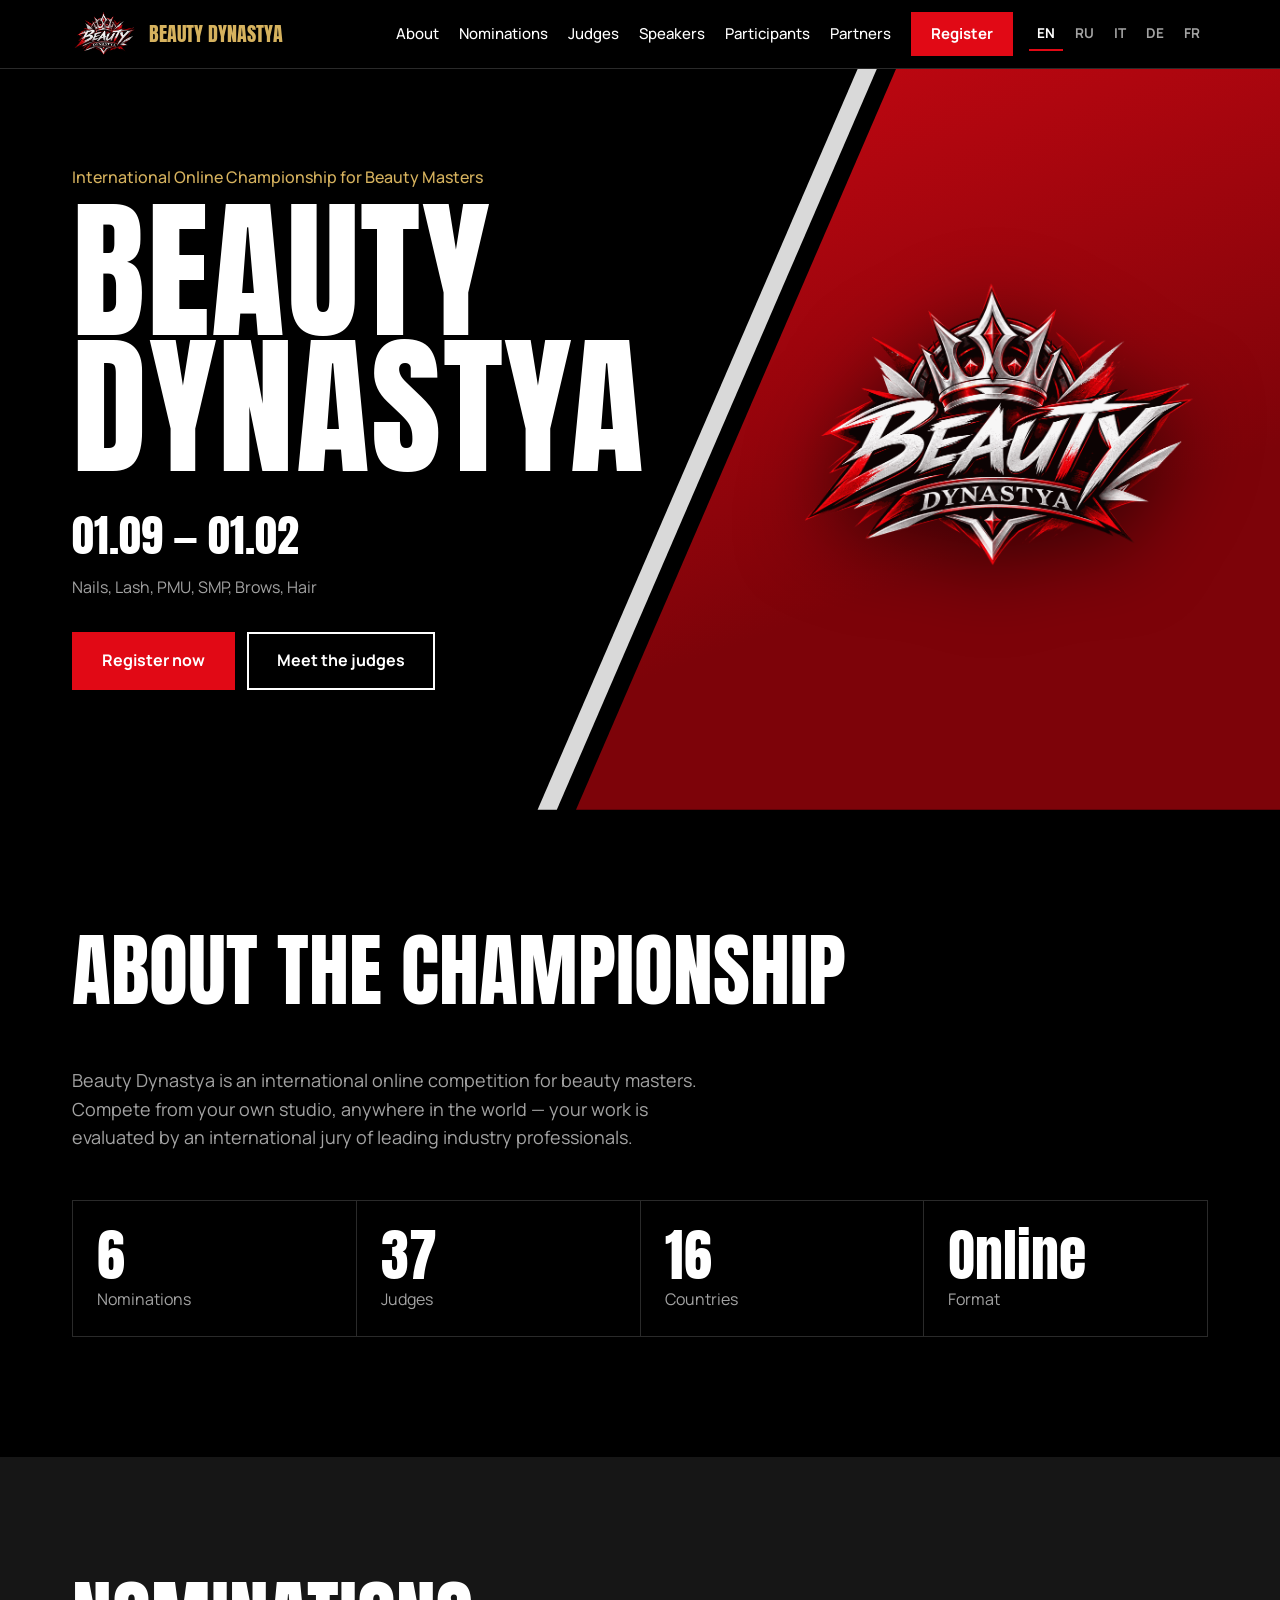
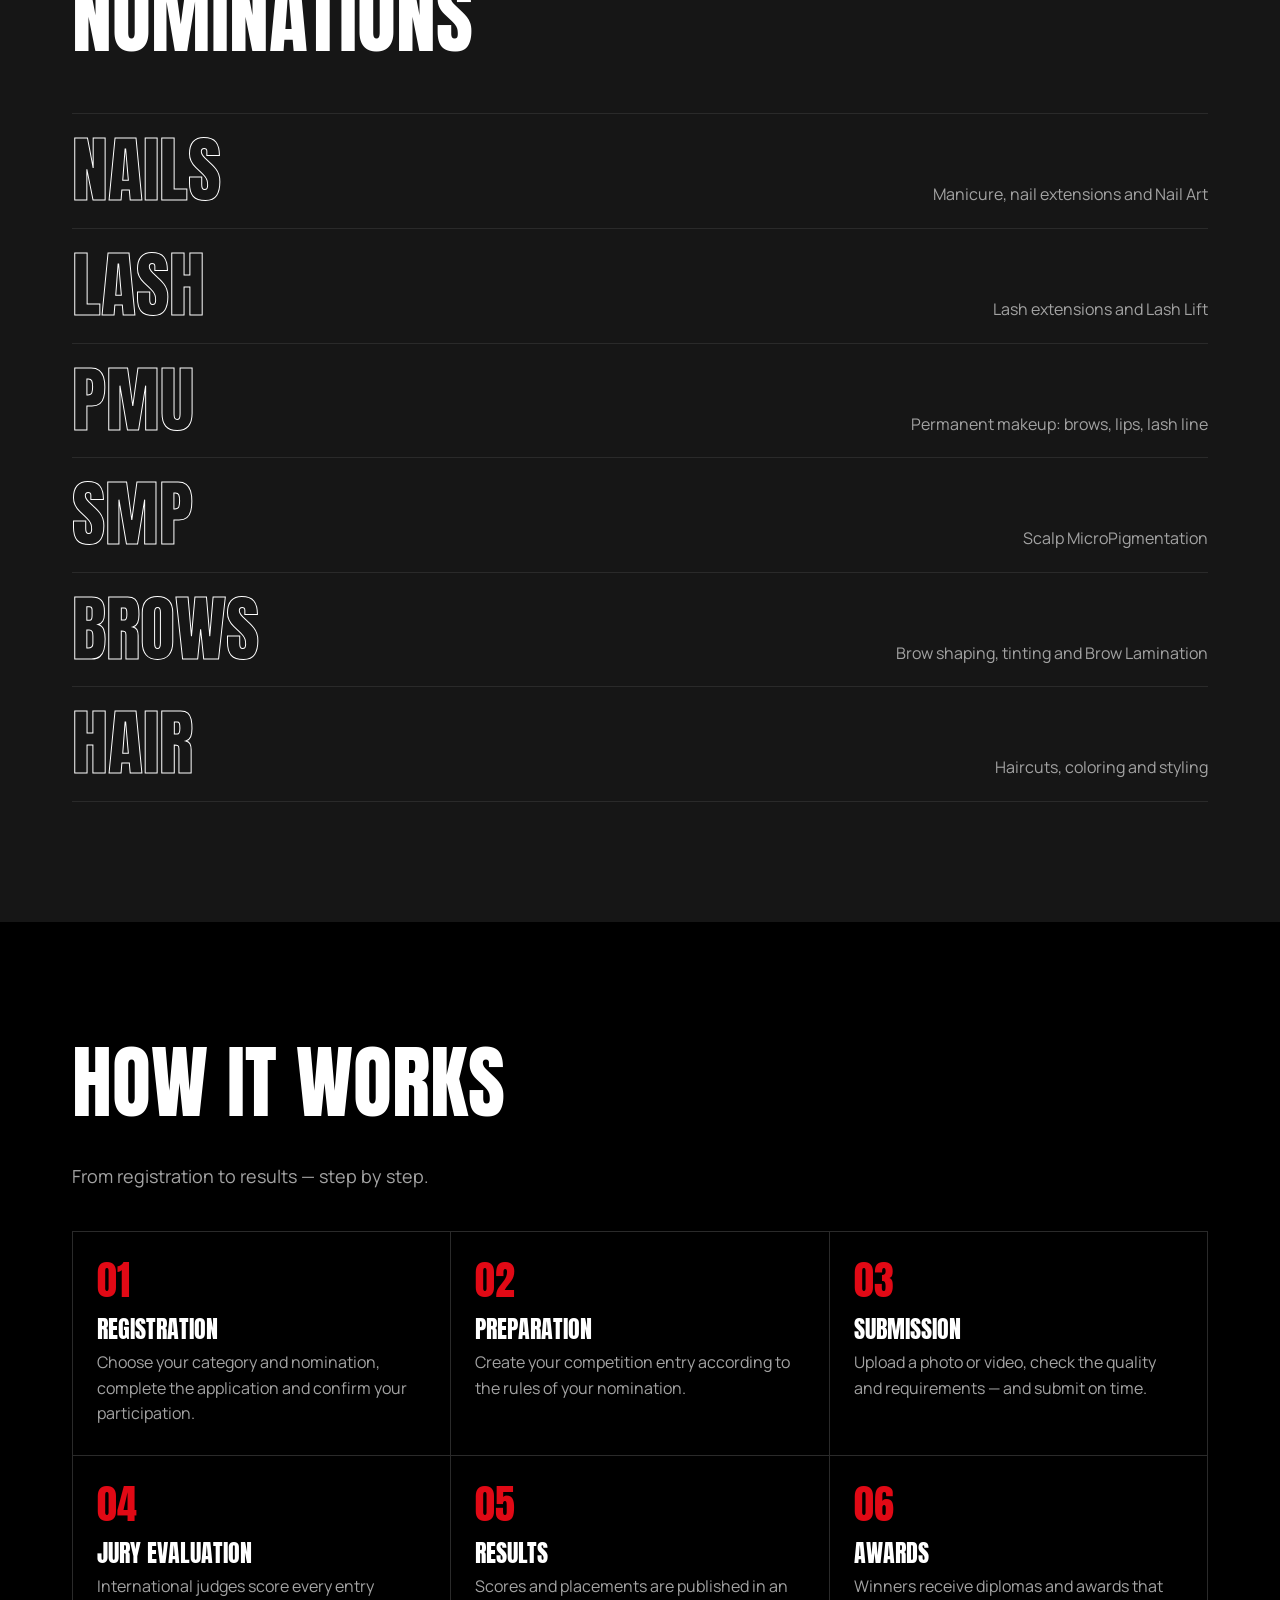
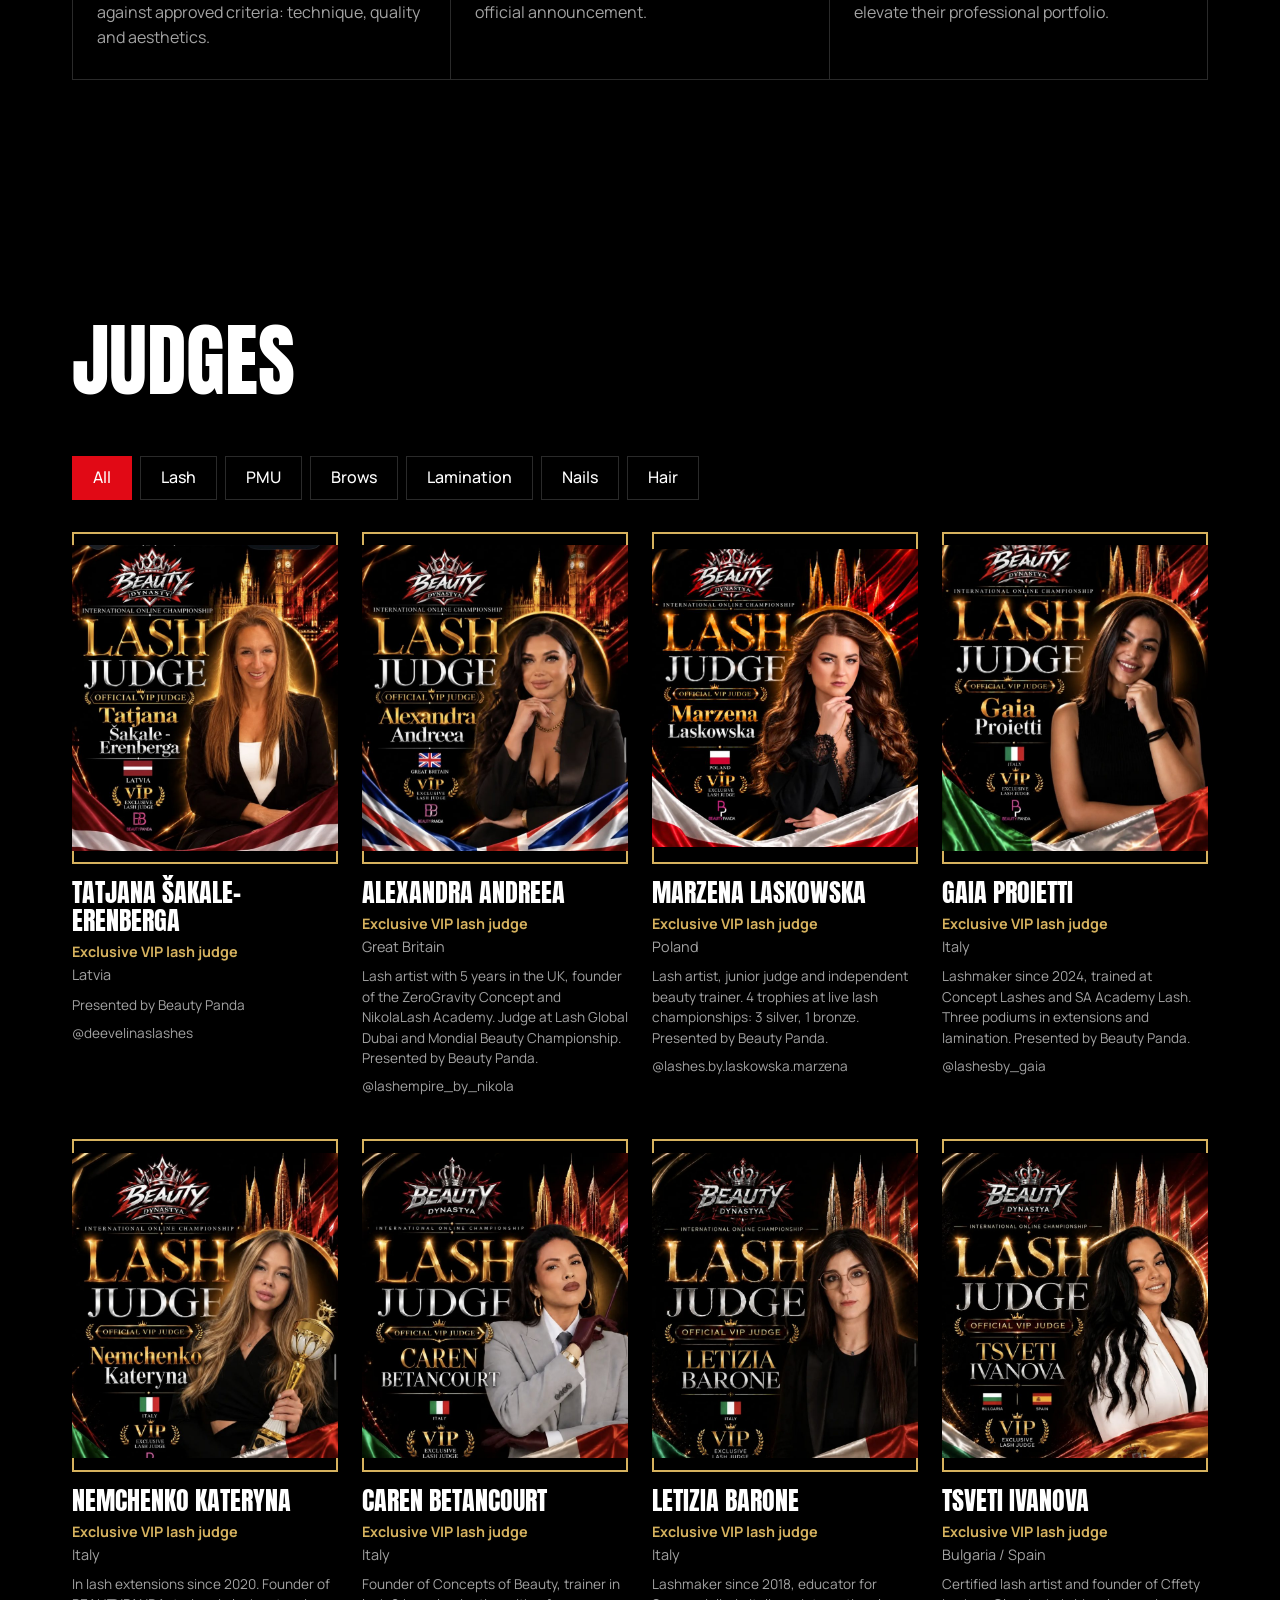
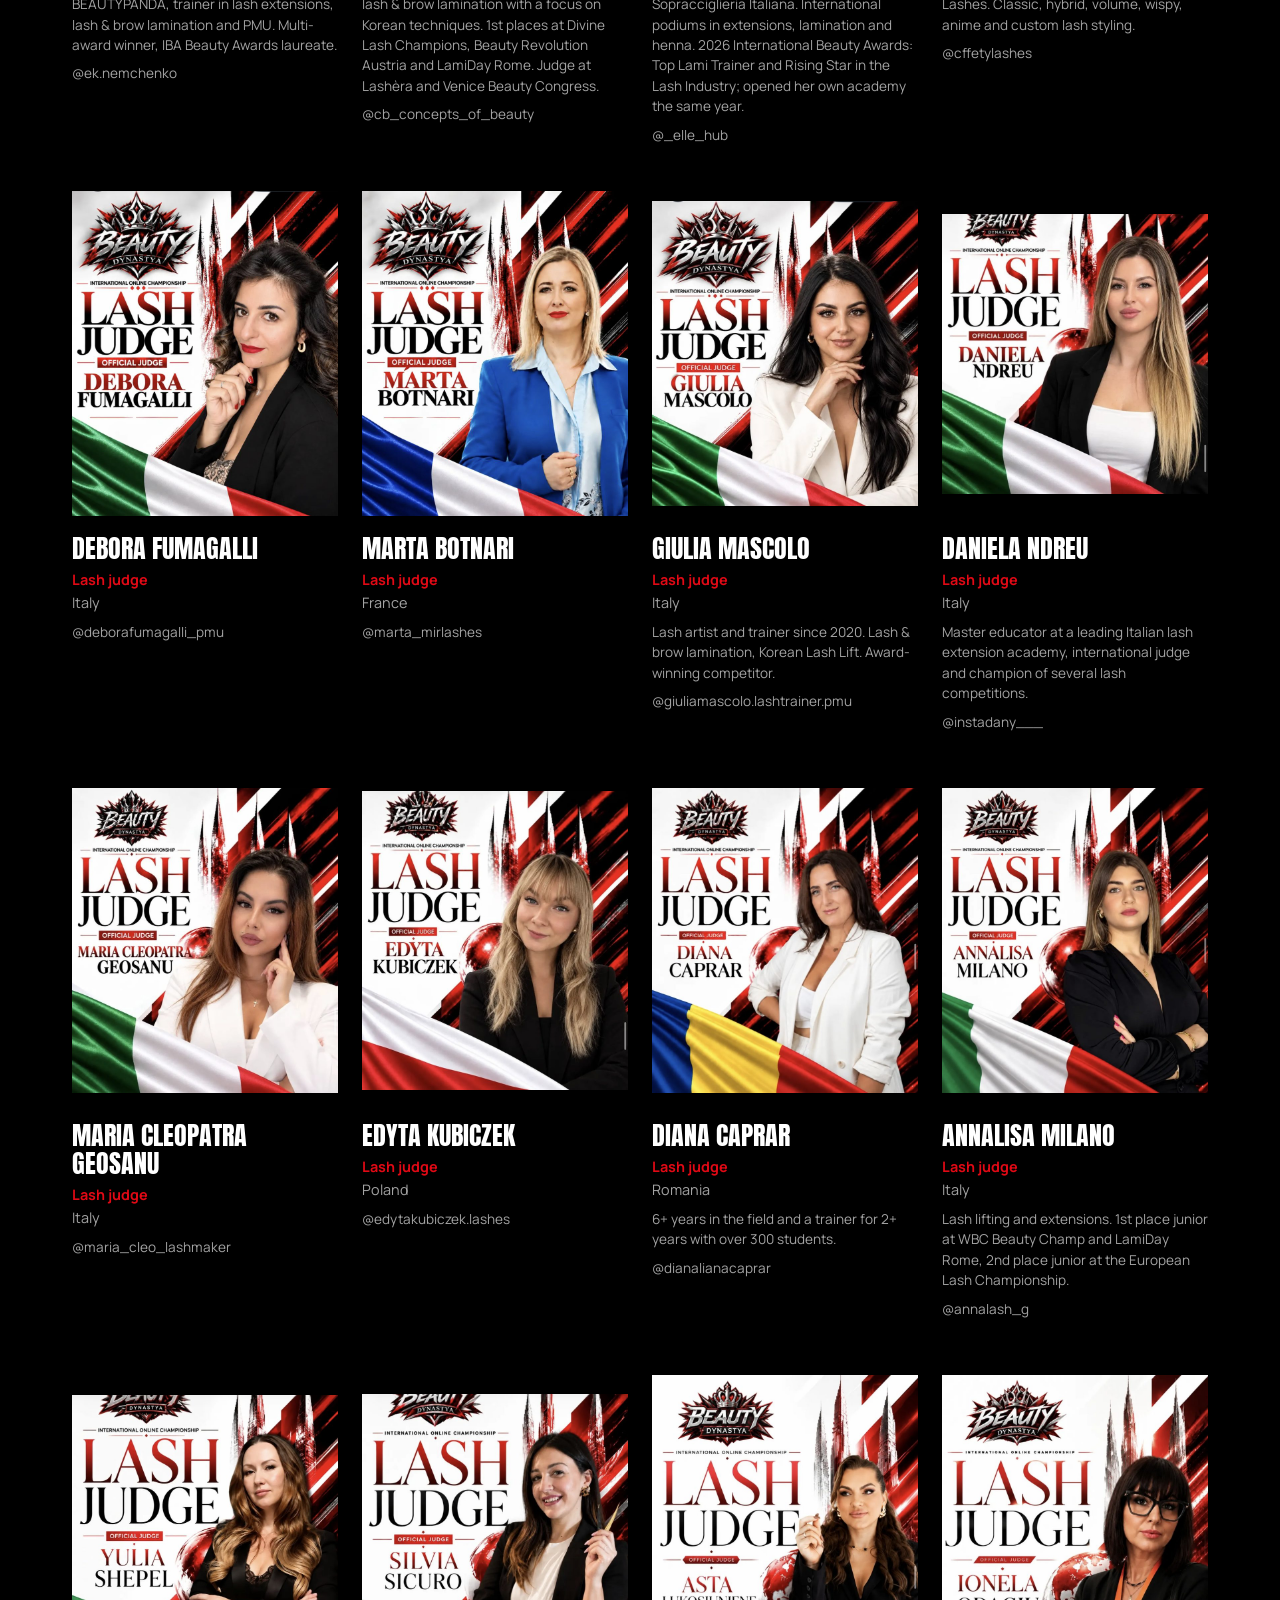
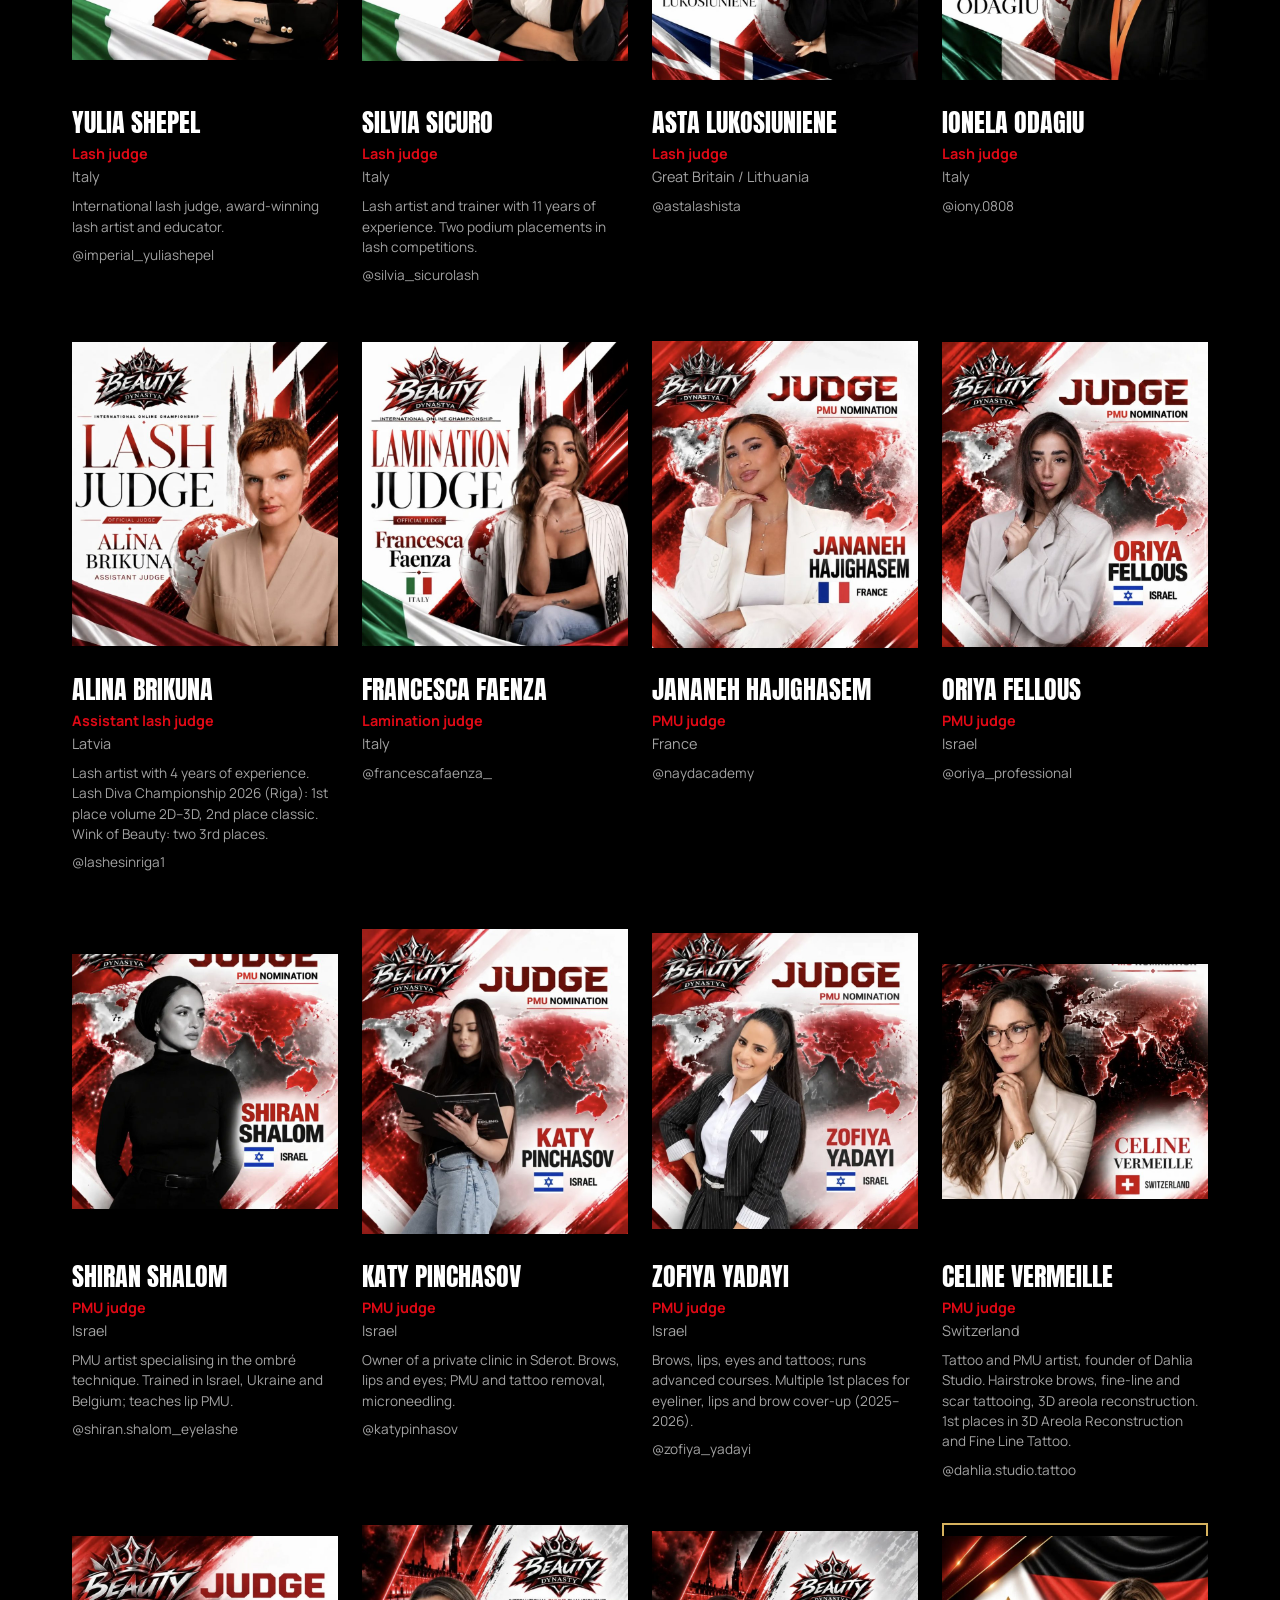
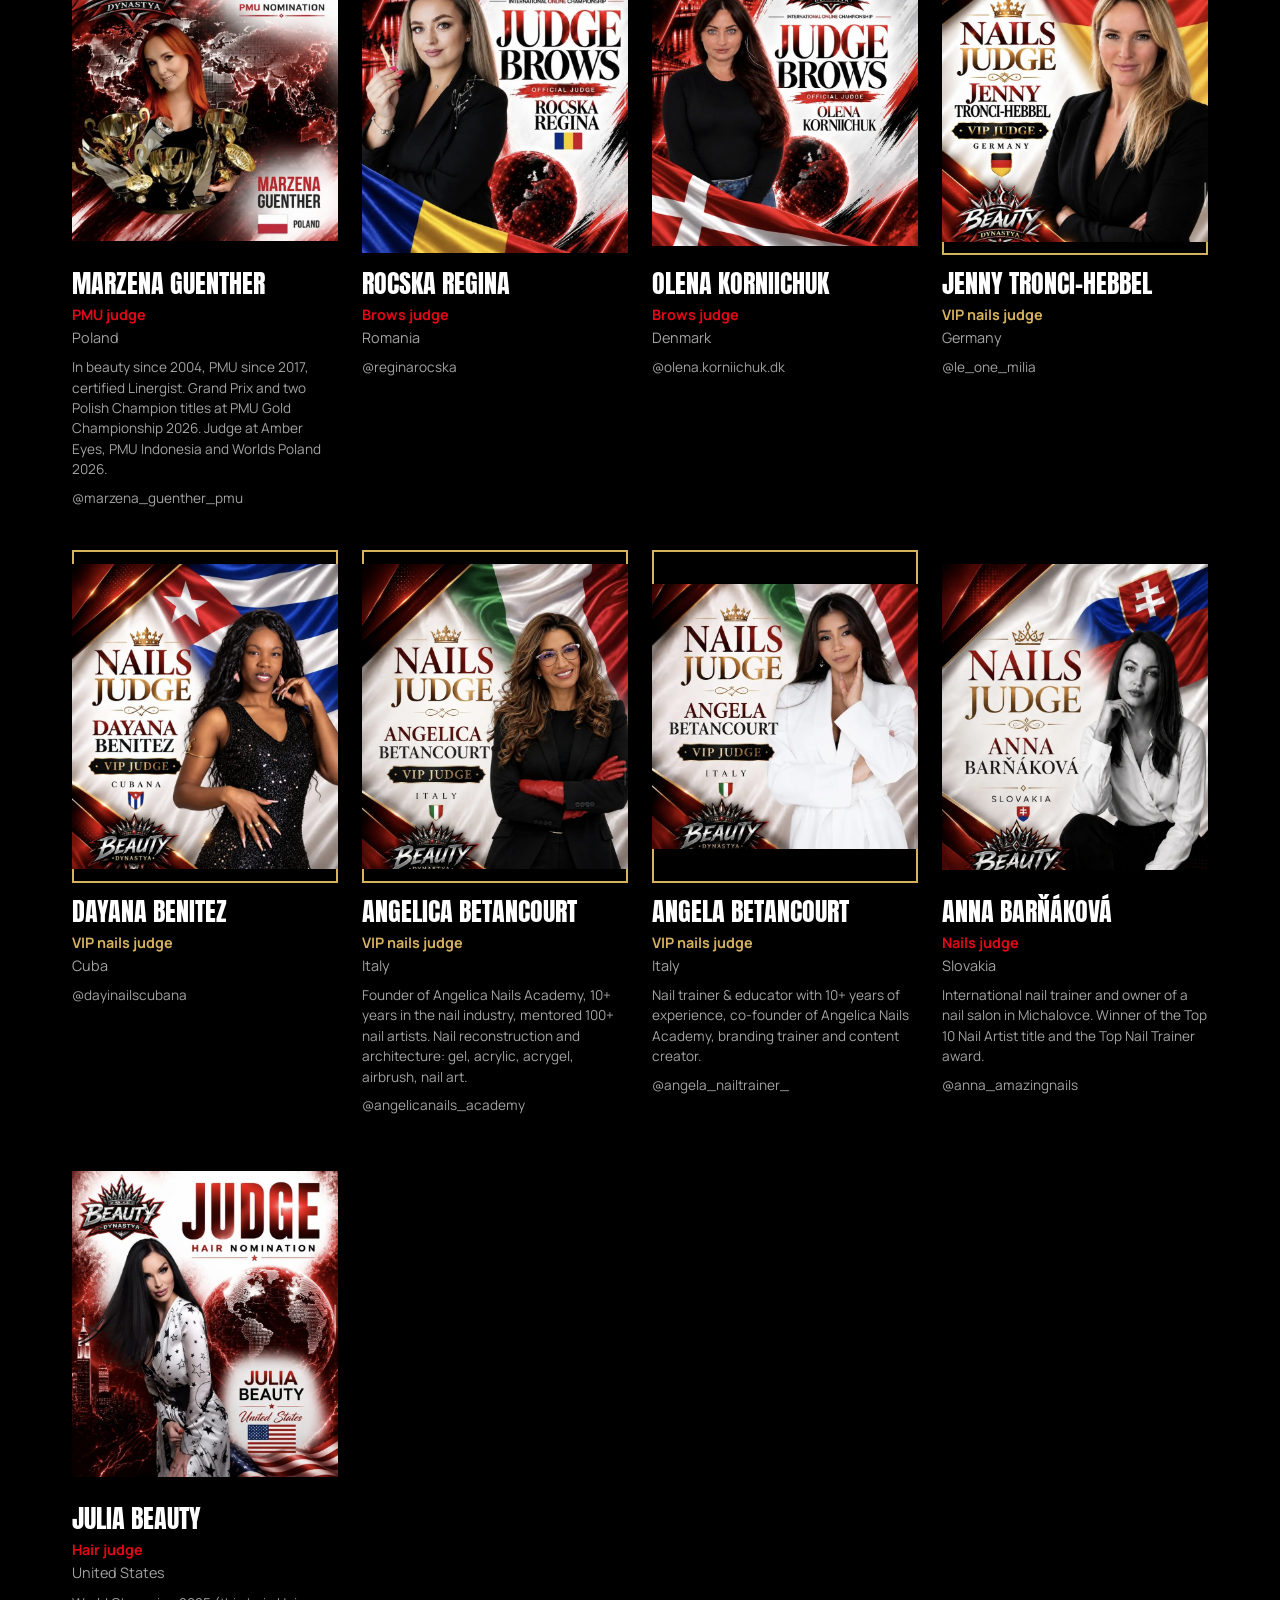
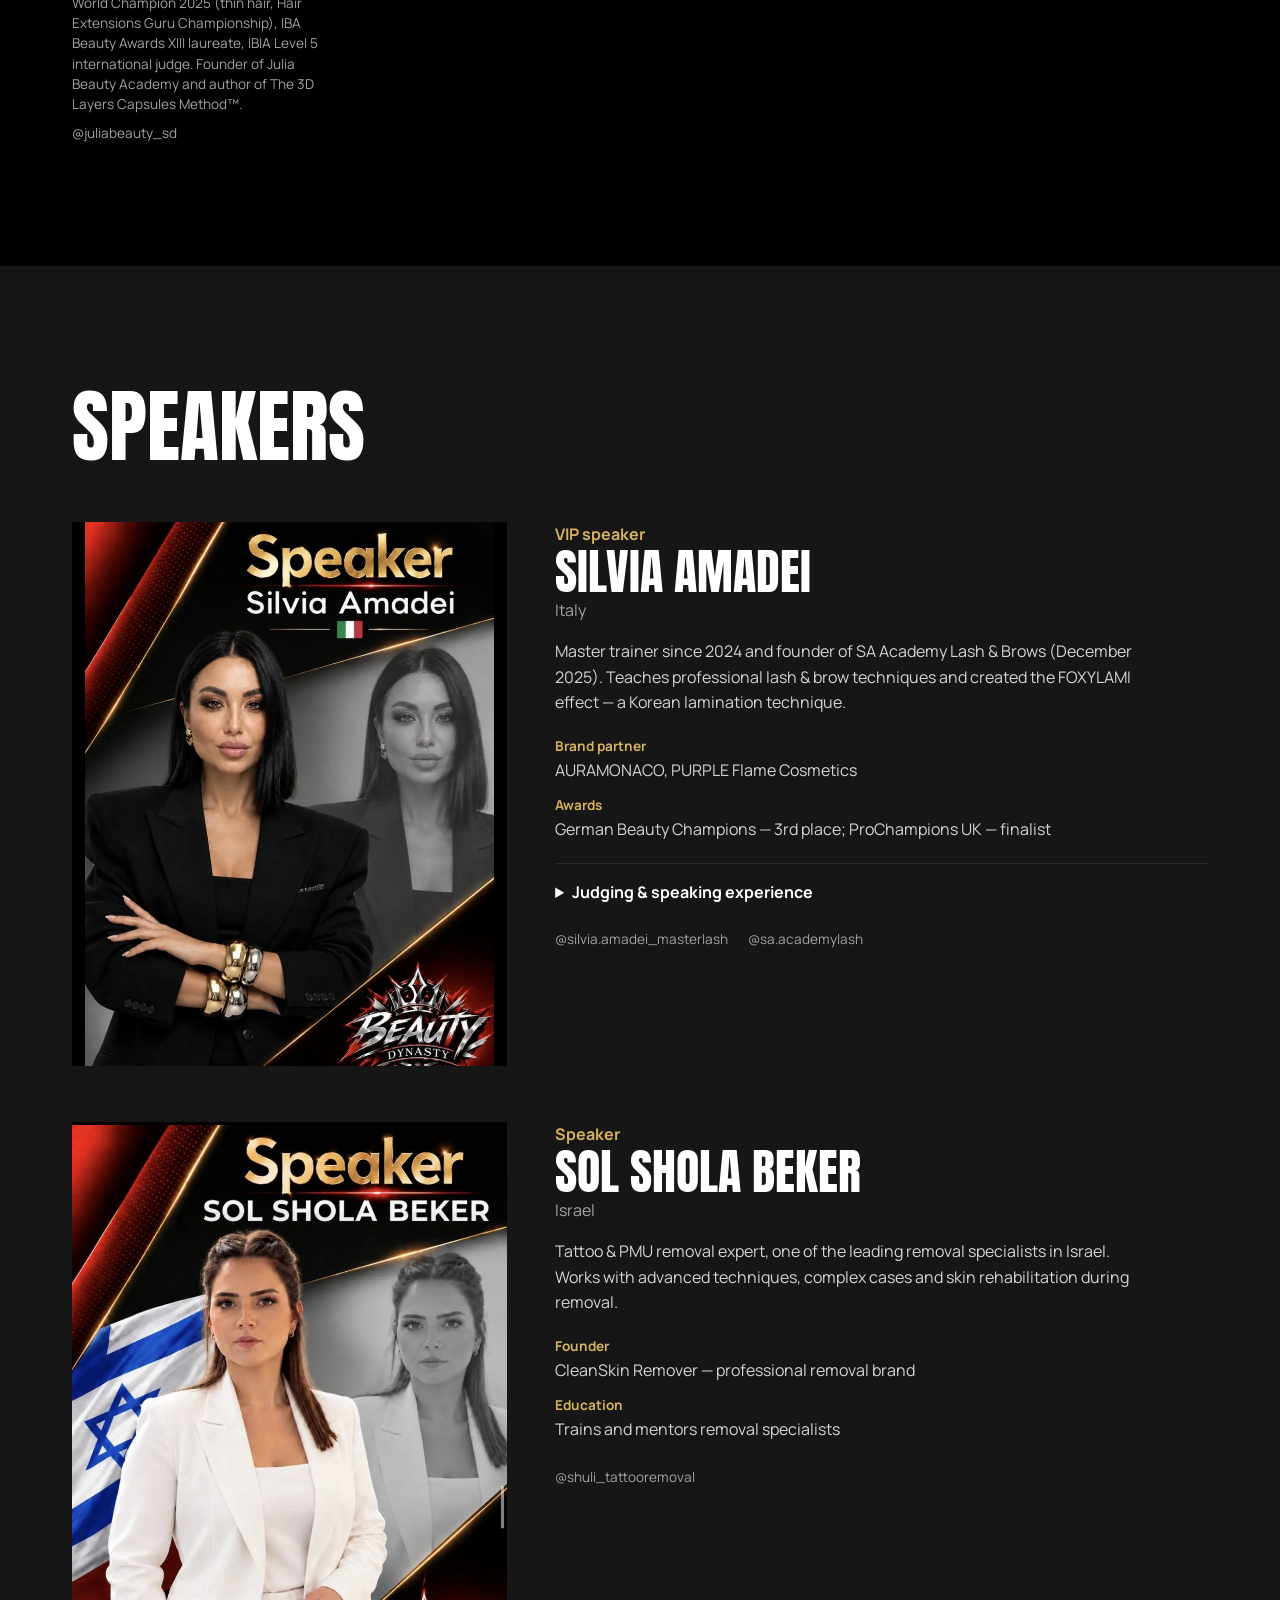
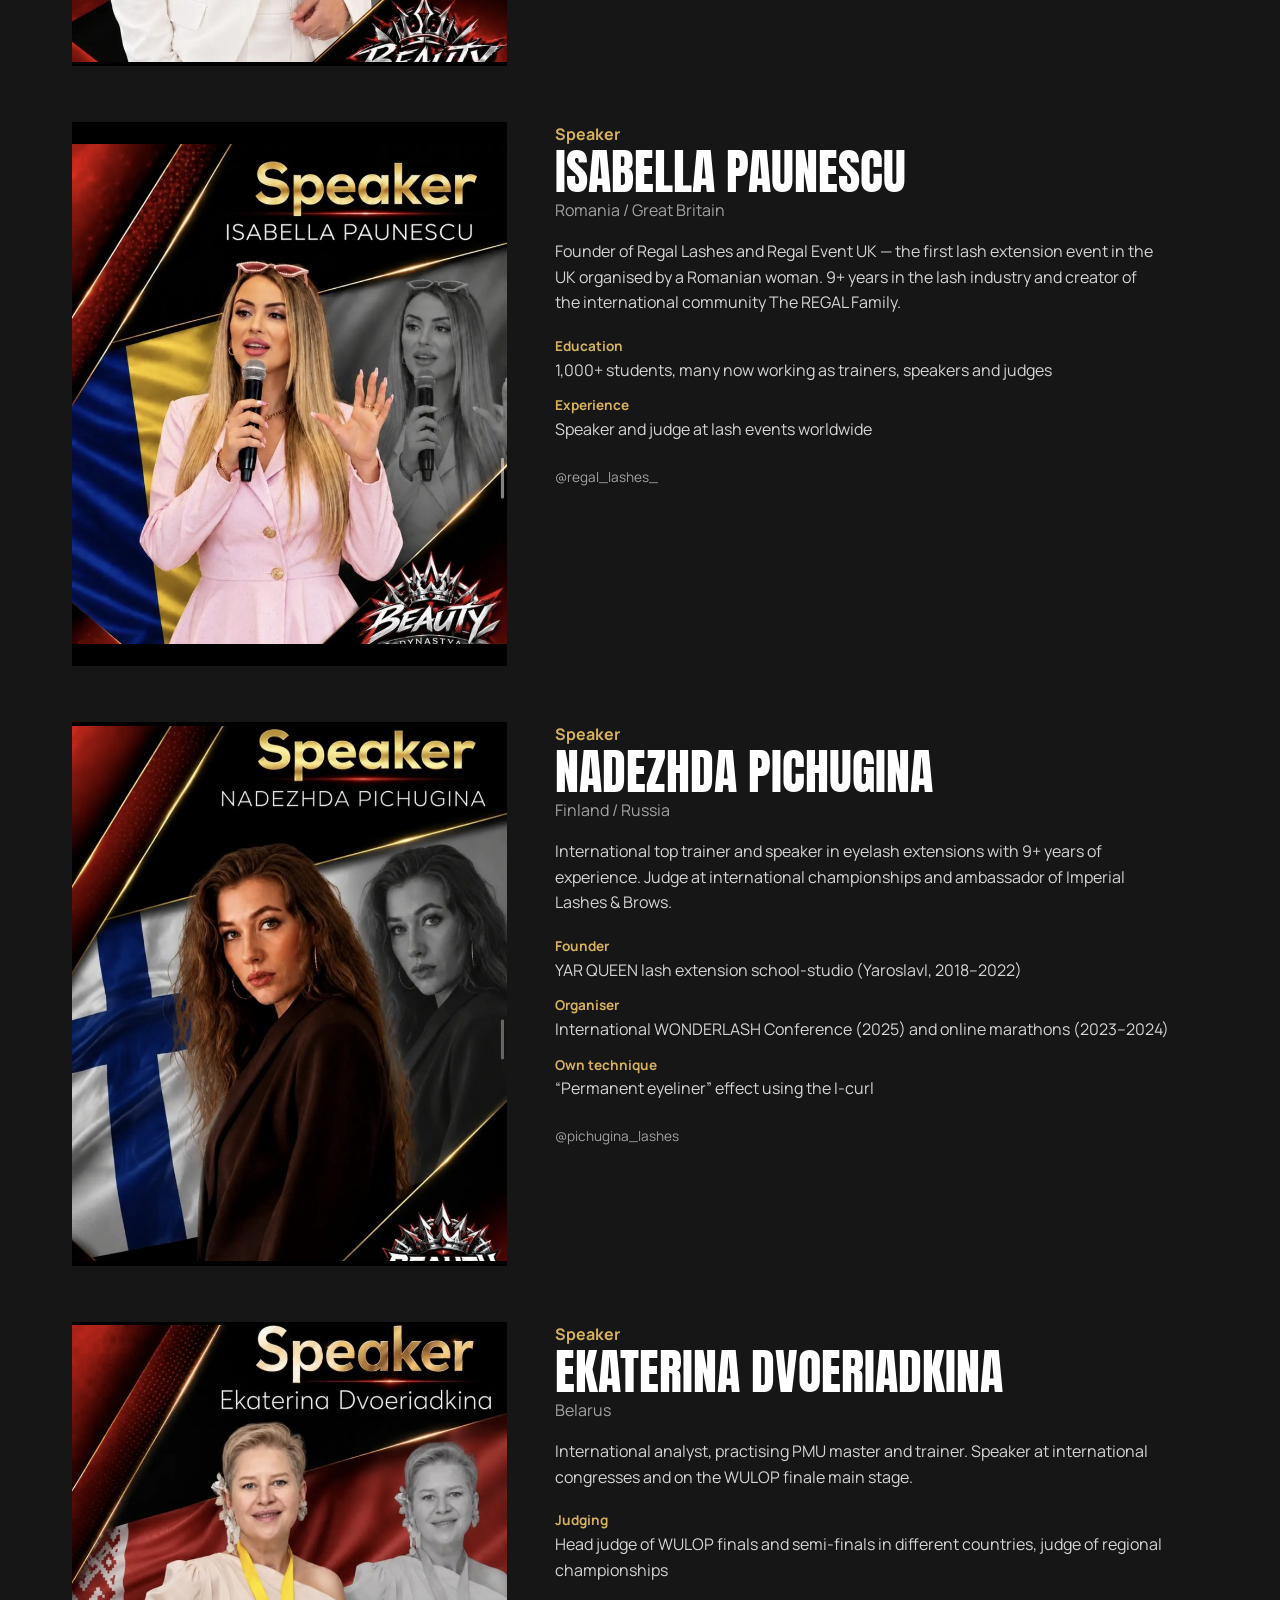
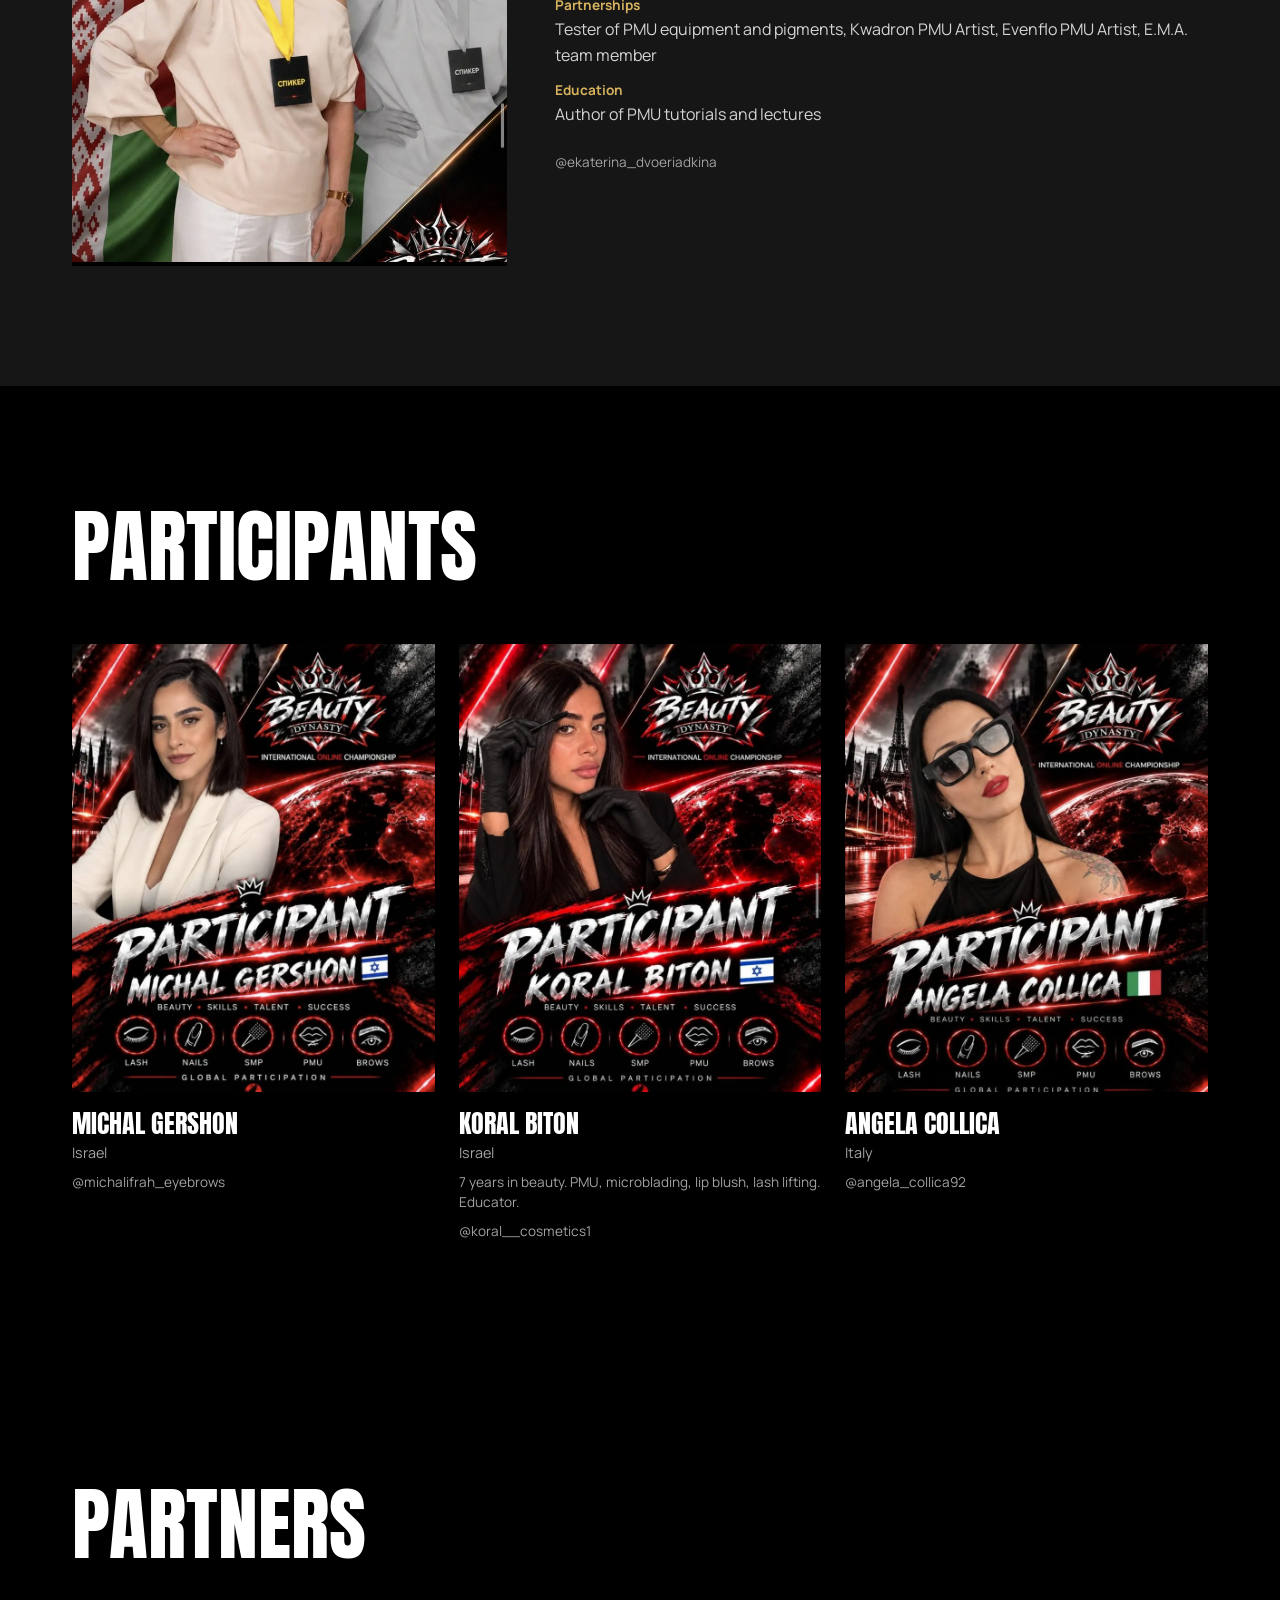
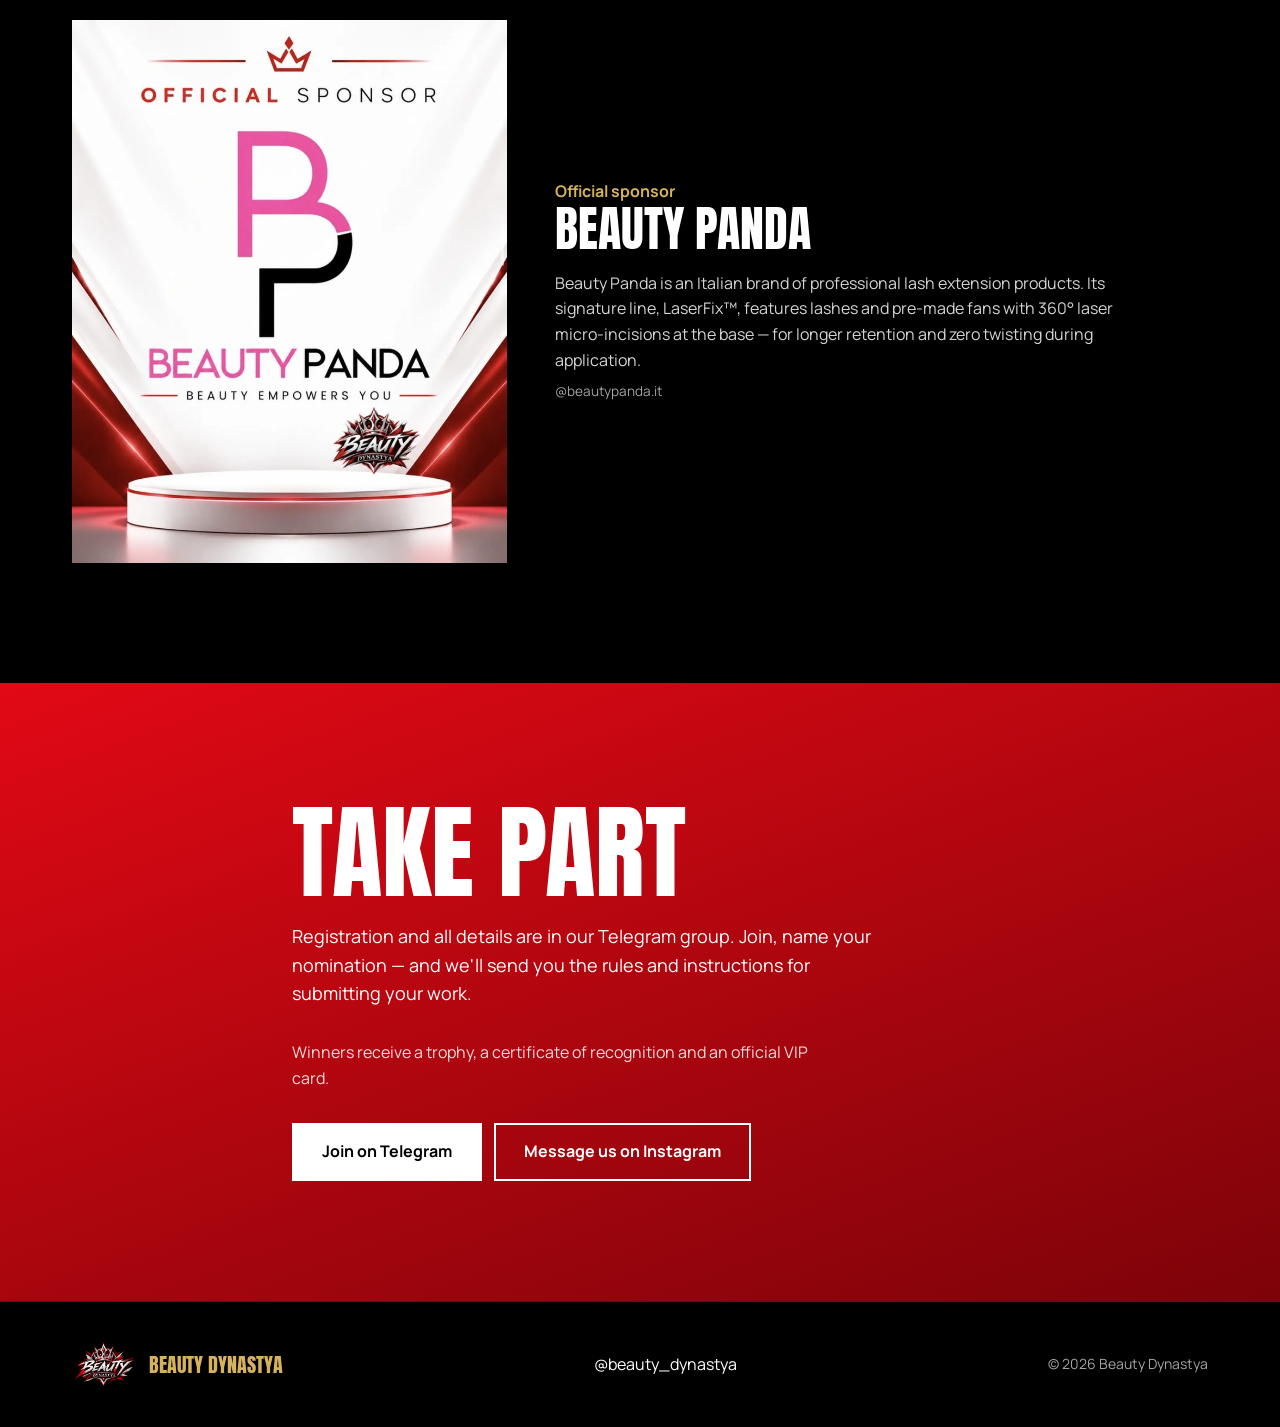
<file: index.html>
<!DOCTYPE html>
<html lang="en">
<head>
  <meta charset="UTF-8">
  <meta name="viewport" content="width=device-width, initial-scale=1">
  <title>Beauty Dynastya — International Online Championship for Beauty Masters</title>
  <meta name="description" content="International online championship for beauty masters: Nails, Lash, PMU, SMP, Brows, Hair. 01.09 — 01.02.">
  <link rel="icon" href="images/favicon.png" type="image/png">

  <link rel="preconnect" href="https://fonts.googleapis.com">
  <link rel="preconnect" href="https://fonts.gstatic.com" crossorigin>
  <link href="https://fonts.googleapis.com/css2?family=Anton&family=Manrope:wght@400;500;700&display=swap" rel="stylesheet">

  <link rel="stylesheet" href="css/style.css?v=3">
  <script src="js/main.js?v=3" defer></script>
</head>
<body>

  <!-- ===== HEADER ===== -->
  <header class="header">
    <div class="container header__inner">
      <a href="#top" class="header__brand">
        <img class="logo" src="images/logo.png" alt="" width="65" height="45">
        <span>Beauty Dynastya</span>
      </a>

      <!-- Language switcher: always visible, also on phones -->
      <ul class="lang" aria-label="Language">
        <li><a href="index.html" hreflang="en" aria-current="page">EN</a></li>
        <li><a href="ru/index.html" hreflang="ru" lang="ru">RU</a></li>
        <li><a href="it/index.html" hreflang="it" lang="it">IT</a></li>
        <li><a href="de/index.html" hreflang="de" lang="de">DE</a></li>
        <li><a href="fr/index.html" hreflang="fr" lang="fr">FR</a></li>
      </ul>

      <button class="burger" type="button" aria-label="Open menu" aria-expanded="false" aria-controls="nav"
              data-label-open="Open menu" data-label-close="Close menu">
        <span></span>
      </button>

      <nav class="nav" id="nav" aria-label="Main navigation">
        <ul class="nav__list">
          <li><a href="#about">About</a></li>
          <li><a href="#nominations">Nominations</a></li>
          <li><a href="#judges">Judges</a></li>
          <li><a href="#speakers">Speakers</a></li>
          <li><a href="#participants">Participants</a></li>
          <li><a href="#partners">Partners</a></li>
          <li><a href="#register" class="btn btn--small" data-open-apply>Register</a></li>
        </ul>
      </nav>
    </div>
  </header>

  <main id="top">

    <!-- ===== HERO ===== -->
    <section class="hero">
      <div class="container hero__inner">
        <div class="hero__text">
          <p class="hero__kicker">International Online Championship for Beauty Masters</p>
          <h1 class="hero__title">Beauty<br>Dynastya</h1>
          <p class="hero__dates"><time>01.09</time> — <time>01.02</time></p>
          <p class="hero__noms">Nails, Lash, PMU, SMP, Brows, Hair</p>
          <div class="hero__actions">
            <a href="#register" class="btn" data-open-apply>Register now</a>
            <a href="#judges" class="btn btn--ghost">Meet the judges</a>
          </div>
        </div>

        <div class="hero__logo">
          <img src="images/logo.png" alt="Beauty Dynastya logo" width="900" height="623">
        </div>
      </div>
    </section>

    <!-- ===== ABOUT ===== -->
    <section class="section about" id="about">
      <div class="container about__inner">
        <h2 class="section__title">About the championship</h2>
        <p class="about__text">
          Beauty Dynastya is an international online competition for beauty masters. Compete from your own studio, anywhere in the world — your work is evaluated by an international jury of leading industry professionals.
        </p>

        <dl class="facts">
          <div class="facts__item"><dt>Nominations</dt><dd>6</dd></div>
          <div class="facts__item"><dt>Judges</dt><dd>37</dd></div>
          <div class="facts__item"><dt>Countries</dt><dd>16</dd></div>
          <div class="facts__item"><dt>Format</dt><dd>Online</dd></div>
        </dl>
      </div>
    </section>

    <!-- ===== NOMINATIONS ===== -->
    <section class="section nominations" id="nominations">
      <div class="container">
        <h2 class="section__title">Nominations</h2>
        <ul class="noms">
          <li class="noms__item"><h3>Nails</h3><p>Manicure, nail extensions and Nail Art</p></li>
          <li class="noms__item"><h3>Lash</h3><p>Lash extensions and Lash Lift</p></li>
          <li class="noms__item"><h3>PMU</h3><p>Permanent makeup: brows, lips, lash line</p></li>
          <li class="noms__item"><h3>SMP</h3><p>Scalp MicroPigmentation</p></li>
          <li class="noms__item"><h3>Brows</h3><p>Brow shaping, tinting and Brow Lamination</p></li>
          <li class="noms__item"><h3>Hair</h3><p>Haircuts, coloring and styling</p></li>
        </ul>
      </div>
    </section>

    <!-- ===== HOW IT WORKS ===== -->
    <section class="section process" id="how">
      <div class="container">
        <h2 class="section__title">How it works</h2>
        <p class="process__lead">From registration to results — step by step.</p>
        <ol class="process__list">
          <li class="process__step">
            <h3 class="process__title">Registration</h3>
            <p class="process__text">Choose your category and nomination, complete the application and confirm your participation.</p>
          </li>
          <li class="process__step">
            <h3 class="process__title">Preparation</h3>
            <p class="process__text">Create your competition entry according to the rules of your nomination.</p>
          </li>
          <li class="process__step">
            <h3 class="process__title">Submission</h3>
            <p class="process__text">Upload a photo or video, check the quality and requirements — and submit on time.</p>
          </li>
          <li class="process__step">
            <h3 class="process__title">Jury evaluation</h3>
            <p class="process__text">International judges score every entry against approved criteria: technique, quality and aesthetics.</p>
          </li>
          <li class="process__step">
            <h3 class="process__title">Results</h3>
            <p class="process__text">Scores and placements are published in an official announcement.</p>
          </li>
          <li class="process__step">
            <h3 class="process__title">Awards</h3>
            <p class="process__text">Winners receive diplomas and awards that elevate their professional portfolio.</p>
          </li>
        </ol>
      </div>
    </section>

    <!-- ===== JUDGES ===== -->
    <!-- Photo: put a file in images/posters/ with the same name as in src.
         While the file is missing, initials are shown instead. -->
    <section class="section judges" id="judges">
      <div class="container">
        <h2 class="section__title">Judges</h2>

        <div class="filter" role="group" aria-label="Filter judges by nomination">
          <button class="filter__btn" type="button" data-filter="all" aria-pressed="true">All</button>
          <button class="filter__btn" type="button" data-filter="lash" aria-pressed="false">Lash</button>
          <button class="filter__btn" type="button" data-filter="pmu" aria-pressed="false">PMU</button>
          <button class="filter__btn" type="button" data-filter="brows" aria-pressed="false">Brows</button>
          <button class="filter__btn" type="button" data-filter="lamination" aria-pressed="false">Lamination</button>
          <button class="filter__btn" type="button" data-filter="nails" aria-pressed="false">Nails</button>
          <button class="filter__btn" type="button" data-filter="hair" aria-pressed="false">Hair</button>
        </div>

        <ul class="judges__grid">
          <!-- LASH -->
          <li class="judge judge--vip" data-category="lash">
            <div class="photo photo--poster">
              <img src="images/posters/tatjana-sakale-erenberga.jpg" alt="Tatjana Šakale-Erenberga" loading="lazy">
              <span class="photo__initials" aria-hidden="true">TŠ</span>
            </div>
            <h3 class="judge__name">Tatjana Šakale-Erenberga</h3>
            <p class="judge__role">Exclusive VIP lash judge</p>
            <p class="judge__country">Latvia</p>
            <p class="judge__bio">Presented by Beauty Panda</p>
            <a class="insta" href="https://www.instagram.com/deevelinaslashes/" target="_blank" rel="noopener">@deevelinaslashes</a>
          </li>
          <li class="judge judge--vip" data-category="lash">
            <div class="photo photo--poster">
              <img src="images/posters/alexandra-andreea.jpg" alt="Alexandra Andreea" loading="lazy">
              <span class="photo__initials" aria-hidden="true">AA</span>
            </div>
            <h3 class="judge__name">Alexandra Andreea</h3>
            <p class="judge__role">Exclusive VIP lash judge</p>
            <p class="judge__country">Great Britain</p>
            <p class="judge__bio">Lash artist with 5 years in the UK, founder of the ZeroGravity Concept and NikolaLash Academy. Judge at Lash Global Dubai and Mondial Beauty Championship. Presented by Beauty Panda.</p>
            <a class="insta" href="https://www.instagram.com/lashempire_by_nikola/" target="_blank" rel="noopener">@lashempire_by_nikola</a>
          </li>
          <li class="judge judge--vip" data-category="lash">
            <div class="photo photo--poster">
              <img src="images/posters/marzena-laskowska.jpg" alt="Marzena Laskowska" loading="lazy">
              <span class="photo__initials" aria-hidden="true">ML</span>
            </div>
            <h3 class="judge__name">Marzena Laskowska</h3>
            <p class="judge__role">Exclusive VIP lash judge</p>
            <p class="judge__country">Poland</p>
            <p class="judge__bio">Lash artist, junior judge and independent beauty trainer. 4 trophies at live lash championships: 3 silver, 1 bronze. Presented by Beauty Panda.</p>
            <a class="insta" href="https://www.instagram.com/lashes.by.laskowska.marzena/" target="_blank" rel="noopener">@lashes.by.laskowska.marzena</a>
          </li>
          <li class="judge judge--vip" data-category="lash">
            <div class="photo photo--poster">
              <img src="images/posters/gaia-proietti.jpg" alt="Gaia Proietti" loading="lazy">
              <span class="photo__initials" aria-hidden="true">GP</span>
            </div>
            <h3 class="judge__name">Gaia Proietti</h3>
            <p class="judge__role">Exclusive VIP lash judge</p>
            <p class="judge__country">Italy</p>
            <p class="judge__bio">Lashmaker since 2024, trained at Concept Lashes and SA Academy Lash. Three podiums in extensions and lamination. Presented by Beauty Panda.</p>
            <a class="insta" href="https://www.instagram.com/lashesby_gaia/" target="_blank" rel="noopener">@lashesby_gaia</a>
          </li>
          <li class="judge judge--vip" data-category="lash">
            <div class="photo photo--poster">
              <img src="images/posters/kateryna-nemchenko.jpg" alt="Nemchenko Kateryna" loading="lazy">
              <span class="photo__initials" aria-hidden="true">NK</span>
            </div>
            <h3 class="judge__name">Nemchenko Kateryna</h3>
            <p class="judge__role">Exclusive VIP lash judge</p>
            <p class="judge__country">Italy</p>
            <p class="judge__bio">In lash extensions since 2020. Founder of BEAUTYPANDA, trainer in lash extensions, lash &amp; brow lamination and PMU. Multi-award winner, IBA Beauty Awards laureate.</p>
            <a class="insta" href="https://www.instagram.com/ek.nemchenko/" target="_blank" rel="noopener">@ek.nemchenko</a>
          </li>
          <li class="judge judge--vip" data-category="lash">
            <div class="photo photo--poster">
              <img src="images/posters/caren-betancourt.jpg" alt="Caren Betancourt" loading="lazy">
              <span class="photo__initials" aria-hidden="true">CB</span>
            </div>
            <h3 class="judge__name">Caren Betancourt</h3>
            <p class="judge__role">Exclusive VIP lash judge</p>
            <p class="judge__country">Italy</p>
            <p class="judge__bio">Founder of Concepts of Beauty, trainer in lash &amp; brow lamination with a focus on Korean techniques. 1st places at Divine Lash Champions, Beauty Revolution Austria and LamiDay Rome. Judge at Lashèra and Venice Beauty Congress.</p>
            <a class="insta" href="https://www.instagram.com/cb_concepts_of_beauty/" target="_blank" rel="noopener">@cb_concepts_of_beauty</a>
          </li>
          <li class="judge judge--vip" data-category="lash">
            <div class="photo photo--poster">
              <img src="images/posters/letizia-barone.jpg" alt="Letizia Barone" loading="lazy">
              <span class="photo__initials" aria-hidden="true">LB</span>
            </div>
            <h3 class="judge__name">Letizia Barone</h3>
            <p class="judge__role">Exclusive VIP lash judge</p>
            <p class="judge__country">Italy</p>
            <p class="judge__bio">Lashmaker since 2018, educator for Sopracciglieria Italiana. International podiums in extensions, lamination and henna. 2026 International Beauty Awards: Top Lami Trainer and Rising Star in the Lash Industry; opened her own academy the same year.</p>
            <a class="insta" href="https://www.instagram.com/_elle_hub/" target="_blank" rel="noopener">@_elle_hub</a>
          </li>
          <li class="judge judge--vip" data-category="lash">
            <div class="photo photo--poster">
              <img src="images/posters/tsveti-ivanova.jpg" alt="Tsveti Ivanova" loading="lazy">
              <span class="photo__initials" aria-hidden="true">TI</span>
            </div>
            <h3 class="judge__name">Tsveti Ivanova</h3>
            <p class="judge__role">Exclusive VIP lash judge</p>
            <p class="judge__country">Bulgaria / Spain</p>
            <p class="judge__bio">Certified lash artist and founder of Cffety Lashes. Classic, hybrid, volume, wispy, anime and custom lash styling.</p>
            <a class="insta" href="https://www.instagram.com/cffetylashes/" target="_blank" rel="noopener">@cffetylashes</a>
          </li>
          <li class="judge" data-category="lash">
            <div class="photo photo--poster">
              <img src="images/posters/debora-fumagalli.jpg" alt="Debora Fumagalli" loading="lazy">
              <span class="photo__initials" aria-hidden="true">DF</span>
            </div>
            <h3 class="judge__name">Debora Fumagalli</h3>
            <p class="judge__role">Lash judge</p>
            <p class="judge__country">Italy</p>
            <a class="insta" href="https://www.instagram.com/deborafumagalli_pmu/" target="_blank" rel="noopener">@deborafumagalli_pmu</a>
          </li>
          <li class="judge" data-category="lash">
            <div class="photo photo--poster">
              <img src="images/posters/marta-botnari.jpg" alt="Marta Botnari" loading="lazy">
              <span class="photo__initials" aria-hidden="true">MB</span>
            </div>
            <h3 class="judge__name">Marta Botnari</h3>
            <p class="judge__role">Lash judge</p>
            <p class="judge__country">France</p>
            <a class="insta" href="https://www.instagram.com/marta_mirlashes/" target="_blank" rel="noopener">@marta_mirlashes</a>
          </li>
          <li class="judge" data-category="lash">
            <div class="photo photo--poster">
              <img src="images/posters/giulia-mascolo.jpg" alt="Giulia Mascolo" loading="lazy">
              <span class="photo__initials" aria-hidden="true">GM</span>
            </div>
            <h3 class="judge__name">Giulia Mascolo</h3>
            <p class="judge__role">Lash judge</p>
            <p class="judge__country">Italy</p>
            <p class="judge__bio">Lash artist and trainer since 2020. Lash &amp; brow lamination, Korean Lash Lift. Award-winning competitor.</p>
            <a class="insta" href="https://www.instagram.com/giuliamascolo.lashtrainer.pmu/" target="_blank" rel="noopener">@giuliamascolo.lashtrainer.pmu</a>
          </li>
          <li class="judge" data-category="lash">
            <div class="photo photo--poster">
              <img src="images/posters/daniela-ndreu.jpg" alt="Daniela Ndreu" loading="lazy">
              <span class="photo__initials" aria-hidden="true">DN</span>
            </div>
            <h3 class="judge__name">Daniela Ndreu</h3>
            <p class="judge__role">Lash judge</p>
            <p class="judge__country">Italy</p>
            <p class="judge__bio">Master educator at a leading Italian lash extension academy, international judge and champion of several lash competitions.</p>
            <a class="insta" href="https://www.instagram.com/instadany___/" target="_blank" rel="noopener">@instadany___</a>
          </li>
          <li class="judge" data-category="lash">
            <div class="photo photo--poster">
              <img src="images/posters/maria-cleopatra-geosanu.jpg" alt="Maria Cleopatra Geosanu" loading="lazy">
              <span class="photo__initials" aria-hidden="true">MG</span>
            </div>
            <h3 class="judge__name">Maria Cleopatra Geosanu</h3>
            <p class="judge__role">Lash judge</p>
            <p class="judge__country">Italy</p>
            <a class="insta" href="https://www.instagram.com/maria_cleo_lashmaker/" target="_blank" rel="noopener">@maria_cleo_lashmaker</a>
          </li>
          <li class="judge" data-category="lash">
            <div class="photo photo--poster">
              <img src="images/posters/edyta-kubiczek.jpg" alt="Edyta Kubiczek" loading="lazy">
              <span class="photo__initials" aria-hidden="true">EK</span>
            </div>
            <h3 class="judge__name">Edyta Kubiczek</h3>
            <p class="judge__role">Lash judge</p>
            <p class="judge__country">Poland</p>
            <a class="insta" href="https://www.instagram.com/edytakubiczek.lashes/" target="_blank" rel="noopener">@edytakubiczek.lashes</a>
          </li>
          <li class="judge" data-category="lash">
            <div class="photo photo--poster">
              <img src="images/posters/diana-caprar.jpg" alt="Diana Caprar" loading="lazy">
              <span class="photo__initials" aria-hidden="true">DC</span>
            </div>
            <h3 class="judge__name">Diana Caprar</h3>
            <p class="judge__role">Lash judge</p>
            <p class="judge__country">Romania</p>
            <p class="judge__bio">6+ years in the field and a trainer for 2+ years with over 300 students.</p>
            <a class="insta" href="https://www.instagram.com/dianalianacaprar/" target="_blank" rel="noopener">@dianalianacaprar</a>
          </li>
          <li class="judge" data-category="lash">
            <div class="photo photo--poster">
              <img src="images/posters/annalisa-milano.jpg" alt="Annalisa Milano" loading="lazy">
              <span class="photo__initials" aria-hidden="true">AM</span>
            </div>
            <h3 class="judge__name">Annalisa Milano</h3>
            <p class="judge__role">Lash judge</p>
            <p class="judge__country">Italy</p>
            <p class="judge__bio">Lash lifting and extensions. 1st place junior at WBC Beauty Champ and LamiDay Rome, 2nd place junior at the European Lash Championship.</p>
            <a class="insta" href="https://www.instagram.com/annalash_g/" target="_blank" rel="noopener">@annalash_g</a>
          </li>
          <li class="judge" data-category="lash">
            <div class="photo photo--poster">
              <img src="images/posters/yulia-shepel.jpg" alt="Yulia Shepel" loading="lazy">
              <span class="photo__initials" aria-hidden="true">YS</span>
            </div>
            <h3 class="judge__name">Yulia Shepel</h3>
            <p class="judge__role">Lash judge</p>
            <p class="judge__country">Italy</p>
            <p class="judge__bio">International lash judge, award-winning lash artist and educator.</p>
            <a class="insta" href="https://www.instagram.com/imperial_yuliashepel/" target="_blank" rel="noopener">@imperial_yuliashepel</a>
          </li>
          <li class="judge" data-category="lash">
            <div class="photo photo--poster">
              <img src="images/posters/silvia-sicuro.jpg" alt="Silvia Sicuro" loading="lazy">
              <span class="photo__initials" aria-hidden="true">SS</span>
            </div>
            <h3 class="judge__name">Silvia Sicuro</h3>
            <p class="judge__role">Lash judge</p>
            <p class="judge__country">Italy</p>
            <p class="judge__bio">Lash artist and trainer with 11 years of experience. Two podium placements in lash competitions.</p>
            <a class="insta" href="https://www.instagram.com/silvia_sicurolash/" target="_blank" rel="noopener">@silvia_sicurolash</a>
          </li>
          <li class="judge" data-category="lash">
            <div class="photo photo--poster">
              <img src="images/posters/asta-lukosiuniene.jpg" alt="Asta Lukosiuniene" loading="lazy">
              <span class="photo__initials" aria-hidden="true">AL</span>
            </div>
            <h3 class="judge__name">Asta Lukosiuniene</h3>
            <p class="judge__role">Lash judge</p>
            <p class="judge__country">Great Britain / Lithuania</p>
            <a class="insta" href="https://www.instagram.com/astalashista/" target="_blank" rel="noopener">@astalashista</a>
          </li>
          <li class="judge" data-category="lash">
            <div class="photo photo--poster">
              <img src="images/posters/ionela-odagiu.jpg" alt="Ionela Odagiu" loading="lazy">
              <span class="photo__initials" aria-hidden="true">IO</span>
            </div>
            <h3 class="judge__name">Ionela Odagiu</h3>
            <p class="judge__role">Lash judge</p>
            <p class="judge__country">Italy</p>
            <a class="insta" href="https://www.instagram.com/iony.0808/" target="_blank" rel="noopener">@iony.0808</a>
          </li>
          <li class="judge" data-category="lash">
            <div class="photo photo--poster">
              <img src="images/posters/alina-brikuna.jpg" alt="Alina Brikuna" loading="lazy">
              <span class="photo__initials" aria-hidden="true">AB</span>
            </div>
            <h3 class="judge__name">Alina Brikuna</h3>
            <p class="judge__role">Assistant lash judge</p>
            <p class="judge__country">Latvia</p>
            <p class="judge__bio">Lash artist with 4 years of experience. Lash Diva Championship 2026 (Riga): 1st place volume 2D–3D, 2nd place classic. Wink of Beauty: two 3rd places.</p>
            <a class="insta" href="https://www.instagram.com/lashesinriga1/" target="_blank" rel="noopener">@lashesinriga1</a>
          </li>

          <!-- LAMINATION -->
          <li class="judge" data-category="lamination">
            <div class="photo photo--poster">
              <img src="images/posters/francesca-faenza.jpg" alt="Francesca Faenza" loading="lazy">
              <span class="photo__initials" aria-hidden="true">FF</span>
            </div>
            <h3 class="judge__name">Francesca Faenza</h3>
            <p class="judge__role">Lamination judge</p>
            <p class="judge__country">Italy</p>
            <a class="insta" href="https://www.instagram.com/francescafaenza_/" target="_blank" rel="noopener">@francescafaenza_</a>
          </li>

          <!-- PMU -->
          <li class="judge" data-category="pmu">
            <div class="photo photo--poster">
              <img src="images/posters/jananeh-hajighasem.jpg" alt="Jananeh Hajighasem" loading="lazy">
              <span class="photo__initials" aria-hidden="true">JH</span>
            </div>
            <h3 class="judge__name">Jananeh Hajighasem</h3>
            <p class="judge__role">PMU judge</p>
            <p class="judge__country">France</p>
            <a class="insta" href="https://www.instagram.com/naydacademy/" target="_blank" rel="noopener">@naydacademy</a>
          </li>
          <li class="judge" data-category="pmu">
            <div class="photo photo--poster">
              <img src="images/posters/oriya-fellous.jpg" alt="Oriya Fellous" loading="lazy">
              <span class="photo__initials" aria-hidden="true">OF</span>
            </div>
            <h3 class="judge__name">Oriya Fellous</h3>
            <p class="judge__role">PMU judge</p>
            <p class="judge__country">Israel</p>
            <a class="insta" href="https://www.instagram.com/oriya_professional/" target="_blank" rel="noopener">@oriya_professional</a>
          </li>
          <li class="judge" data-category="pmu">
            <div class="photo photo--poster">
              <img src="images/posters/shiran-shalom.jpg" alt="Shiran Shalom" loading="lazy">
              <span class="photo__initials" aria-hidden="true">SS</span>
            </div>
            <h3 class="judge__name">Shiran Shalom</h3>
            <p class="judge__role">PMU judge</p>
            <p class="judge__country">Israel</p>
            <p class="judge__bio">PMU artist specialising in the ombré technique. Trained in Israel, Ukraine and Belgium; teaches lip PMU.</p>
            <a class="insta" href="https://www.instagram.com/shiran.shalom_eyelashe/" target="_blank" rel="noopener">@shiran.shalom_eyelashe</a>
          </li>
          <li class="judge" data-category="pmu">
            <div class="photo photo--poster">
              <img src="images/posters/katy-pinchasov.jpg" alt="Katy Pinchasov" loading="lazy">
              <span class="photo__initials" aria-hidden="true">KP</span>
            </div>
            <h3 class="judge__name">Katy Pinchasov</h3>
            <p class="judge__role">PMU judge</p>
            <p class="judge__country">Israel</p>
            <p class="judge__bio">Owner of a private clinic in Sderot. Brows, lips and eyes; PMU and tattoo removal, microneedling.</p>
            <a class="insta" href="https://www.instagram.com/katypinhasov/" target="_blank" rel="noopener">@katypinhasov</a>
          </li>
          <li class="judge" data-category="pmu">
            <div class="photo photo--poster">
              <img src="images/posters/zofiya-yadayi.jpg" alt="Zofiya Yadayi" loading="lazy">
              <span class="photo__initials" aria-hidden="true">ZY</span>
            </div>
            <h3 class="judge__name">Zofiya Yadayi</h3>
            <p class="judge__role">PMU judge</p>
            <p class="judge__country">Israel</p>
            <p class="judge__bio">Brows, lips, eyes and tattoos; runs advanced courses. Multiple 1st places for eyeliner, lips and brow cover-up (2025–2026).</p>
            <a class="insta" href="https://www.instagram.com/zofiya_yadayi/" target="_blank" rel="noopener">@zofiya_yadayi</a>
          </li>
          <li class="judge" data-category="pmu">
            <div class="photo photo--poster">
              <img src="images/posters/celine-vermeille.jpg" alt="Celine Vermeille" loading="lazy">
              <span class="photo__initials" aria-hidden="true">CV</span>
            </div>
            <h3 class="judge__name">Celine Vermeille</h3>
            <p class="judge__role">PMU judge</p>
            <p class="judge__country">Switzerland</p>
            <p class="judge__bio">Tattoo and PMU artist, founder of Dahlia Studio. Hairstroke brows, fine-line and scar tattooing, 3D areola reconstruction. 1st places in 3D Areola Reconstruction and Fine Line Tattoo.</p>
            <a class="insta" href="https://www.instagram.com/dahlia.studio.tattoo/" target="_blank" rel="noopener">@dahlia.studio.tattoo</a>
          </li>
          <li class="judge" data-category="pmu">
            <div class="photo photo--poster">
              <img src="images/posters/marzena-guenther.jpg" alt="Marzena Guenther" loading="lazy">
              <span class="photo__initials" aria-hidden="true">MG</span>
            </div>
            <h3 class="judge__name">Marzena Guenther</h3>
            <p class="judge__role">PMU judge</p>
            <p class="judge__country">Poland</p>
            <p class="judge__bio">In beauty since 2004, PMU since 2017, certified Linergist. Grand Prix and two Polish Champion titles at PMU Gold Championship 2026. Judge at Amber Eyes, PMU Indonesia and Worlds Poland 2026.</p>
            <a class="insta" href="https://www.instagram.com/marzena_guenther_pmu/" target="_blank" rel="noopener">@marzena_guenther_pmu</a>
          </li>

          <!-- BROWS -->
          <li class="judge" data-category="brows">
            <div class="photo photo--poster">
              <img src="images/posters/regina-rocska.jpg" alt="Rocska Regina" loading="lazy">
              <span class="photo__initials" aria-hidden="true">RR</span>
            </div>
            <h3 class="judge__name">Rocska Regina</h3>
            <p class="judge__role">Brows judge</p>
            <p class="judge__country">Romania</p>
            <a class="insta" href="https://www.instagram.com/reginarocska/" target="_blank" rel="noopener">@reginarocska</a>
          </li>
          <li class="judge" data-category="brows">
            <div class="photo photo--poster">
              <img src="images/posters/olena-korniichuk.jpg" alt="Olena Korniichuk" loading="lazy">
              <span class="photo__initials" aria-hidden="true">OK</span>
            </div>
            <h3 class="judge__name">Olena Korniichuk</h3>
            <p class="judge__role">Brows judge</p>
            <p class="judge__country">Denmark</p>
            <a class="insta" href="https://www.instagram.com/olena.korniichuk.dk/" target="_blank" rel="noopener">@olena.korniichuk.dk</a>
          </li>

          <!-- NAILS -->
          <li class="judge judge--vip" data-category="nails">
            <div class="photo photo--poster">
              <img src="images/posters/jenny-tronci-hebbel.jpg" alt="Jenny Tronci-Hebbel" loading="lazy">
              <span class="photo__initials" aria-hidden="true">JT</span>
            </div>
            <h3 class="judge__name">Jenny Tronci-Hebbel</h3>
            <p class="judge__role">VIP nails judge</p>
            <p class="judge__country">Germany</p>
            <a class="insta" href="https://www.instagram.com/le_one_milia/" target="_blank" rel="noopener">@le_one_milia</a>
          </li>
          <li class="judge judge--vip" data-category="nails">
            <div class="photo photo--poster">
              <img src="images/posters/dayana-benitez.jpg" alt="Dayana Benitez" loading="lazy">
              <span class="photo__initials" aria-hidden="true">DB</span>
            </div>
            <h3 class="judge__name">Dayana Benitez</h3>
            <p class="judge__role">VIP nails judge</p>
            <p class="judge__country">Cuba</p>
            <a class="insta" href="https://www.instagram.com/dayinailscubana/" target="_blank" rel="noopener">@dayinailscubana</a>
          </li>
          <li class="judge judge--vip" data-category="nails">
            <div class="photo photo--poster">
              <img src="images/posters/angelica-betancourt.jpg" alt="Angelica Betancourt" loading="lazy">
              <span class="photo__initials" aria-hidden="true">AB</span>
            </div>
            <h3 class="judge__name">Angelica Betancourt</h3>
            <p class="judge__role">VIP nails judge</p>
            <p class="judge__country">Italy</p>
            <p class="judge__bio">Founder of Angelica Nails Academy, 10+ years in the nail industry, mentored 100+ nail artists. Nail reconstruction and architecture: gel, acrylic, acrygel, airbrush, nail art.</p>
            <a class="insta" href="https://www.instagram.com/angelicanails_academy/" target="_blank" rel="noopener">@angelicanails_academy</a>
          </li>
          <li class="judge judge--vip" data-category="nails">
            <div class="photo photo--poster">
              <img src="images/posters/angela-betancourt.jpg" alt="Angela Betancourt" loading="lazy">
              <span class="photo__initials" aria-hidden="true">AB</span>
            </div>
            <h3 class="judge__name">Angela Betancourt</h3>
            <p class="judge__role">VIP nails judge</p>
            <p class="judge__country">Italy</p>
            <p class="judge__bio">Nail trainer &amp; educator with 10+ years of experience, co-founder of Angelica Nails Academy, branding trainer and content creator.</p>
            <a class="insta" href="https://www.instagram.com/angela_nailtrainer_/" target="_blank" rel="noopener">@angela_nailtrainer_</a>
          </li>
          <li class="judge" data-category="nails">
            <div class="photo photo--poster">
              <img src="images/posters/anna-barnakova.jpg" alt="Anna Barňáková" loading="lazy">
              <span class="photo__initials" aria-hidden="true">AB</span>
            </div>
            <h3 class="judge__name">Anna Barňáková</h3>
            <p class="judge__role">Nails judge</p>
            <p class="judge__country">Slovakia</p>
            <p class="judge__bio">International nail trainer and owner of a nail salon in Michalovce. Winner of the Top 10 Nail Artist title and the Top Nail Trainer award.</p>
            <a class="insta" href="https://www.instagram.com/anna_amazingnails/" target="_blank" rel="noopener">@anna_amazingnails</a>
          </li>

          <!-- HAIR -->
          <li class="judge" data-category="hair">
            <div class="photo photo--poster">
              <img src="images/posters/julia-beauty.jpg" alt="Julia Beauty" loading="lazy">
              <span class="photo__initials" aria-hidden="true">JB</span>
            </div>
            <h3 class="judge__name">Julia Beauty</h3>
            <p class="judge__role">Hair judge</p>
            <p class="judge__country">United States</p>
            <p class="judge__bio">World Champion 2025 (thin hair, Hair Extensions Guru Championship), IBA Beauty Awards XIII laureate, IBIA Level 5 international judge. Founder of Julia Beauty Academy and author of The 3D Layers Capsules Method™.</p>
            <a class="insta" href="https://www.instagram.com/juliabeauty_sd/" target="_blank" rel="noopener">@juliabeauty_sd</a>
          </li>
        </ul>
      </div>
    </section>

    <!-- ===== SPEAKERS ===== -->
    <section class="section speakers" id="speakers">
      <div class="container">
        <h2 class="section__title">Speakers</h2>

        <ul class="speakers__grid">

          <li class="speaker">
            <div class="photo photo--poster">
              <img src="images/posters/silvia-amadei.jpg" alt="Silvia Amadei" loading="lazy">
              <span class="photo__initials" aria-hidden="true">SA</span>
            </div>

            <div class="speaker__info">
              <p class="speaker__label">VIP speaker</p>
              <h3 class="speaker__name">Silvia Amadei</h3>
              <p class="speaker__country">Italy</p>

              <p class="speaker__bio">
                Master trainer since 2024 and founder of SA Academy Lash &amp; Brows
                (December 2025). Teaches professional lash &amp; brow techniques and
                created the FOXYLAMI effect — a Korean lamination technique.
              </p>

              <dl class="speaker__facts">
                <div>
                  <dt>Brand partner</dt>
                  <dd>AURAMONACO, PURPLE Flame Cosmetics</dd>
                </div>
                <div>
                  <dt>Awards</dt>
                  <dd>German Beauty Champions — 3rd place; ProChampions UK — finalist</dd>
                </div>
              </dl>

              <details class="more">
                <summary>Judging &amp; speaking experience</summary>
                <dl class="speaker__facts">
                  <div>
                    <dt>Judge</dt>
                    <dd>Beauty Champions 2025, Glamur Arena 2025 &amp; 2026, WBC Beauty Championship 2025,
                        WBC Champions 2026, Roma World Beauty 2026, The Art Circus 2026, Beauty Dynastya 2026</dd>
                  </div>
                  <div>
                    <dt>Speaker</dt>
                    <dd>Lamiday 2026, The Art Circus 2026, Roma World Beauty 2026,
                        Babira Conference 2026 (demo speaker)</dd>
                  </div>
                </dl>
              </details>

              <p class="speaker__links">
                <a class="insta" href="https://www.instagram.com/silvia.amadei_masterlash/" target="_blank" rel="noopener">@silvia.amadei_masterlash</a>
                <a class="insta" href="https://www.instagram.com/sa.academylash/" target="_blank" rel="noopener">@sa.academylash</a>
              </p>
            </div>
          </li>

          <li class="speaker">
            <div class="photo photo--poster">
              <img src="images/posters/sol-shola-beker.jpg" alt="Sol Shola Beker" loading="lazy">
              <span class="photo__initials" aria-hidden="true">SB</span>
            </div>

            <div class="speaker__info">
              <p class="speaker__label">Speaker</p>
              <h3 class="speaker__name">Sol Shola Beker</h3>
              <p class="speaker__country">Israel</p>

              <p class="speaker__bio">
                Tattoo &amp; PMU removal expert, one of the leading removal specialists
                in Israel. Works with advanced techniques, complex cases and skin
                rehabilitation during removal.
              </p>

              <dl class="speaker__facts">
                <div>
                  <dt>Founder</dt>
                  <dd>CleanSkin Remover — professional removal brand</dd>
                </div>
                <div>
                  <dt>Education</dt>
                  <dd>Trains and mentors removal specialists</dd>
                </div>
              </dl>

              <p class="speaker__links">
                <a class="insta" href="https://www.instagram.com/shuli_tattooremoval/" target="_blank" rel="noopener">@shuli_tattooremoval</a>
              </p>
            </div>
          </li>


          <li class="speaker">
            <div class="photo photo--poster">
              <img src="images/posters/isabella-paunescu.jpg" alt="Isabella Paunescu" loading="lazy">
              <span class="photo__initials" aria-hidden="true">IP</span>
            </div>

            <div class="speaker__info">
              <p class="speaker__label">Speaker</p>
              <h3 class="speaker__name">Isabella Paunescu</h3>
              <p class="speaker__country">Romania / Great Britain</p>

              <p class="speaker__bio">
                Founder of Regal Lashes and Regal Event UK — the first lash extension event in the UK organised by a Romanian woman. 9+ years in the lash industry and creator of the international community The REGAL Family.
              </p>

              <dl class="speaker__facts">
                <div>
                  <dt>Education</dt>
                  <dd>1,000+ students, many now working as trainers, speakers and judges</dd>
                </div>
                <div>
                  <dt>Experience</dt>
                  <dd>Speaker and judge at lash events worldwide</dd>
                </div>
              </dl>

              <p class="speaker__links">
                <a class="insta" href="https://www.instagram.com/regal_lashes_/" target="_blank" rel="noopener">@regal_lashes_</a>
              </p>
            </div>
          </li>


          <li class="speaker">
            <div class="photo photo--poster">
              <img src="images/posters/nadezhda-pichugina.jpg" alt="Nadezhda Pichugina" loading="lazy">
              <span class="photo__initials" aria-hidden="true">NP</span>
            </div>

            <div class="speaker__info">
              <p class="speaker__label">Speaker</p>
              <h3 class="speaker__name">Nadezhda Pichugina</h3>
              <p class="speaker__country">Finland / Russia</p>

              <p class="speaker__bio">
                International top trainer and speaker in eyelash extensions with 9+ years of experience. Judge at international championships and ambassador of Imperial Lashes &amp; Brows.
              </p>

              <dl class="speaker__facts">
                <div>
                  <dt>Founder</dt>
                  <dd>YAR QUEEN lash extension school-studio (Yaroslavl, 2018–2022)</dd>
                </div>
                <div>
                  <dt>Organiser</dt>
                  <dd>International WONDERLASH Conference (2025) and online marathons (2023–2024)</dd>
                </div>
                <div>
                  <dt>Own technique</dt>
                  <dd>“Permanent eyeliner” effect using the I-curl</dd>
                </div>
              </dl>

              <p class="speaker__links">
                <a class="insta" href="https://www.instagram.com/pichugina_lashes/" target="_blank" rel="noopener">@pichugina_lashes</a>
              </p>
            </div>
          </li>


          <li class="speaker">
            <div class="photo photo--poster">
              <img src="images/posters/ekaterina-dvoeriadkina.jpg" alt="Ekaterina Dvoeriadkina" loading="lazy">
              <span class="photo__initials" aria-hidden="true">ED</span>
            </div>

            <div class="speaker__info">
              <p class="speaker__label">Speaker</p>
              <h3 class="speaker__name">Ekaterina Dvoeriadkina</h3>
              <p class="speaker__country">Belarus</p>

              <p class="speaker__bio">
                International analyst, practising PMU master and trainer. Speaker at international congresses and on the WULOP finale main stage.
              </p>

              <dl class="speaker__facts">
                <div>
                  <dt>Judging</dt>
                  <dd>Head judge of WULOP finals and semi-finals in different countries, judge of regional championships</dd>
                </div>
                <div>
                  <dt>Partnerships</dt>
                  <dd>Tester of PMU equipment and pigments, Kwadron PMU Artist, Evenflo PMU Artist, E.M.A. team member</dd>
                </div>
                <div>
                  <dt>Education</dt>
                  <dd>Author of PMU tutorials and lectures</dd>
                </div>
              </dl>

              <p class="speaker__links">
                <a class="insta" href="https://www.instagram.com/ekaterina_dvoeriadkina/" target="_blank" rel="noopener">@ekaterina_dvoeriadkina</a>
              </p>
            </div>
          </li>

        </ul>
      </div>
    </section>

    <!-- ===== PARTICIPANTS ===== -->
    <section class="section participants" id="participants">
      <div class="container">
        <h2 class="section__title">Participants</h2>

        <ul class="participants__grid">
          <li class="participant">
            <div class="photo photo--poster">
              <img src="images/posters/michal-gershon.jpg" alt="Michal Gershon" loading="lazy">
              <span class="photo__initials" aria-hidden="true">MG</span>
            </div>
            <h3 class="participant__name">Michal Gershon</h3>
            <p class="participant__country">Israel</p>
            <a class="insta" href="https://www.instagram.com/michalifrah_eyebrows/" target="_blank" rel="noopener">@michalifrah_eyebrows</a>
          </li>

          <li class="participant">
            <div class="photo photo--poster">
              <img src="images/posters/koral-biton.jpg" alt="Koral Biton" loading="lazy">
              <span class="photo__initials" aria-hidden="true">KB</span>
            </div>
            <h3 class="participant__name">Koral Biton</h3>
            <p class="participant__country">Israel</p>
            <p class="participant__bio">7 years in beauty. PMU, microblading, lip blush, lash lifting. Educator.</p>
            <a class="insta" href="https://www.instagram.com/koral__cosmetics1/" target="_blank" rel="noopener">@koral__cosmetics1</a>
          </li>

          <li class="participant">
            <div class="photo photo--poster">
              <img src="images/posters/angela-collica.jpg" alt="Angela Collica" loading="lazy">
              <span class="photo__initials" aria-hidden="true">AC</span>
            </div>
            <h3 class="participant__name">Angela Collica</h3>
            <p class="participant__country">Italy</p>
            <a class="insta" href="https://www.instagram.com/angela_collica92/" target="_blank" rel="noopener">@angela_collica92</a>
          </li>
        </ul>
      </div>
    </section>

    <!-- ===== PARTNERS ===== -->
    <section class="section partners" id="partners">
      <div class="container">
        <h2 class="section__title">Partners</h2>

        <article class="partner">
          <img class="partner__img" src="images/posters/beauty-panda.jpg" alt="Beauty Panda — official sponsor" loading="lazy">
          <div class="partner__info">
            <p class="speaker__label">Official sponsor</p>
            <h3 class="speaker__name">Beauty Panda</h3>
            <p class="speaker__bio">Beauty Panda is an Italian brand of professional lash extension products. Its signature line, LaserFix™, features lashes and pre-made fans with 360° laser micro-incisions at the base — for longer retention and zero twisting during application.</p>
            <a class="insta" href="https://www.instagram.com/beautypanda.it/" target="_blank" rel="noopener">@beautypanda.it</a>
          </div>
        </article>
      </div>
    </section>

    <!-- ===== REGISTER ===== -->
    <!-- TODO: replace text with real rules, prices and deadlines -->
    <section class="section register" id="register">
      <div class="container register__inner">
        <h2 class="register__title">Take part</h2>
        <p class="register__text">
          Registration and all details are in our Telegram group. Join, name your nomination — and we'll send you the rules and instructions for submitting your work.
        </p>
        <p class="register__note">Winners receive a trophy, a certificate of recognition and an official VIP card.</p>
        <div class="register__actions">
          <a href="https://t.me/Beautydynastya" class="btn btn--light" target="_blank" rel="noopener">Join on Telegram</a>
          <a href="https://ig.me/m/beauty_dynastya" class="btn btn--ghost" target="_blank" rel="noopener">Message us on Instagram</a>
        </div>
      </div>
    </section>

  </main>

  <!-- ===== FOOTER ===== -->
  <footer class="footer">
    <div class="container footer__inner">
      <a href="#top" class="header__brand">
        <img class="logo" src="images/logo.png" alt="" width="65" height="45">
        <span>Beauty Dynastya</span>
      </a>
      <a href="https://www.instagram.com/beauty_dynastya/" class="footer__link" target="_blank" rel="noopener">
        @beauty_dynastya
      </a>
      <p class="footer__copy">© <span id="year">2026</span> Beauty Dynastya</p>
    </div>
  </footer>




  <!-- ===== APPLICATION MODAL ===== -->
  <dialog class="modal" id="apply" aria-labelledby="apply-title">
    <div class="modal__inner">
      <button class="modal__close" type="button" data-close aria-label="Close">&times;</button>

      <form class="apply-form" novalidate>
        <h2 class="modal__title" id="apply-title">Join the championship</h2>
        <p class="modal__lead">Leave your details and we'll get in touch.</p>

        <input type="hidden" name="language" value="en">
        <!-- honeypot: real people never see or tick it, bots do — Web3Forms then rejects the message -->
        <input type="checkbox" name="botcheck" class="visually-hidden" tabindex="-1" autocomplete="off" aria-hidden="true">

        <div class="form-grid">
          <div class="field" data-field>
            <label for="ap-name">First and last name</label>
            <input id="ap-name" name="full_name" type="text" placeholder="Anna Smith" required autocomplete="name" aria-describedby="err-name">
            <p class="field__error" id="err-name" aria-live="polite"></p>
          </div>

          <div class="field" data-field>
            <label for="ap-country">Country</label>
            <input id="ap-country" name="country" type="text" placeholder="Italy" required autocomplete="country-name" aria-describedby="err-country">
            <p class="field__error" id="err-country" aria-live="polite"></p>
          </div>

          <fieldset class="field" data-field>
            <legend>I want to join as</legend>
            <div class="choices">
            <label class="choice"><input type="radio" name="role" value="Judge" required><span>Judge</span></label>
            <label class="choice"><input type="radio" name="role" value="Participant" required><span>Participant</span></label>
            <label class="choice"><input type="radio" name="role" value="Speaker" required><span>Speaker</span></label>
            </div>
            <p class="field__error" aria-live="polite"></p>
          </fieldset>
        </div>

        <button class="btn form__submit" type="submit">Send application</button>
        <p class="form__error" role="alert"></p>

        <a class="tg" href="https://t.me/Beautydynastya" target="_blank" rel="noopener">
          <span class="tg__text">News, rules and results in our Telegram group</span>
          <span class="tg__handle">@Beautydynastya</span>
        </a>
      </form>

      <div class="success" hidden>
        <div class="success__icon" aria-hidden="true">&#10003;</div>
        <h3 class="modal__title" tabindex="-1">Thank you! Your application has been received</h3>
        <p class="success__text">One last step: join our Telegram group. Rules, deadlines and next steps are posted there.</p>
        <div class="success__actions">
          <a class="btn form__submit" href="https://t.me/Beautydynastya" target="_blank" rel="noopener">Go to Telegram</a>
          <button class="btn btn--ghost" type="button" data-close>Close</button>
        </div>
      </div>
    </div>
  </dialog>

</body>
</html>
</file>
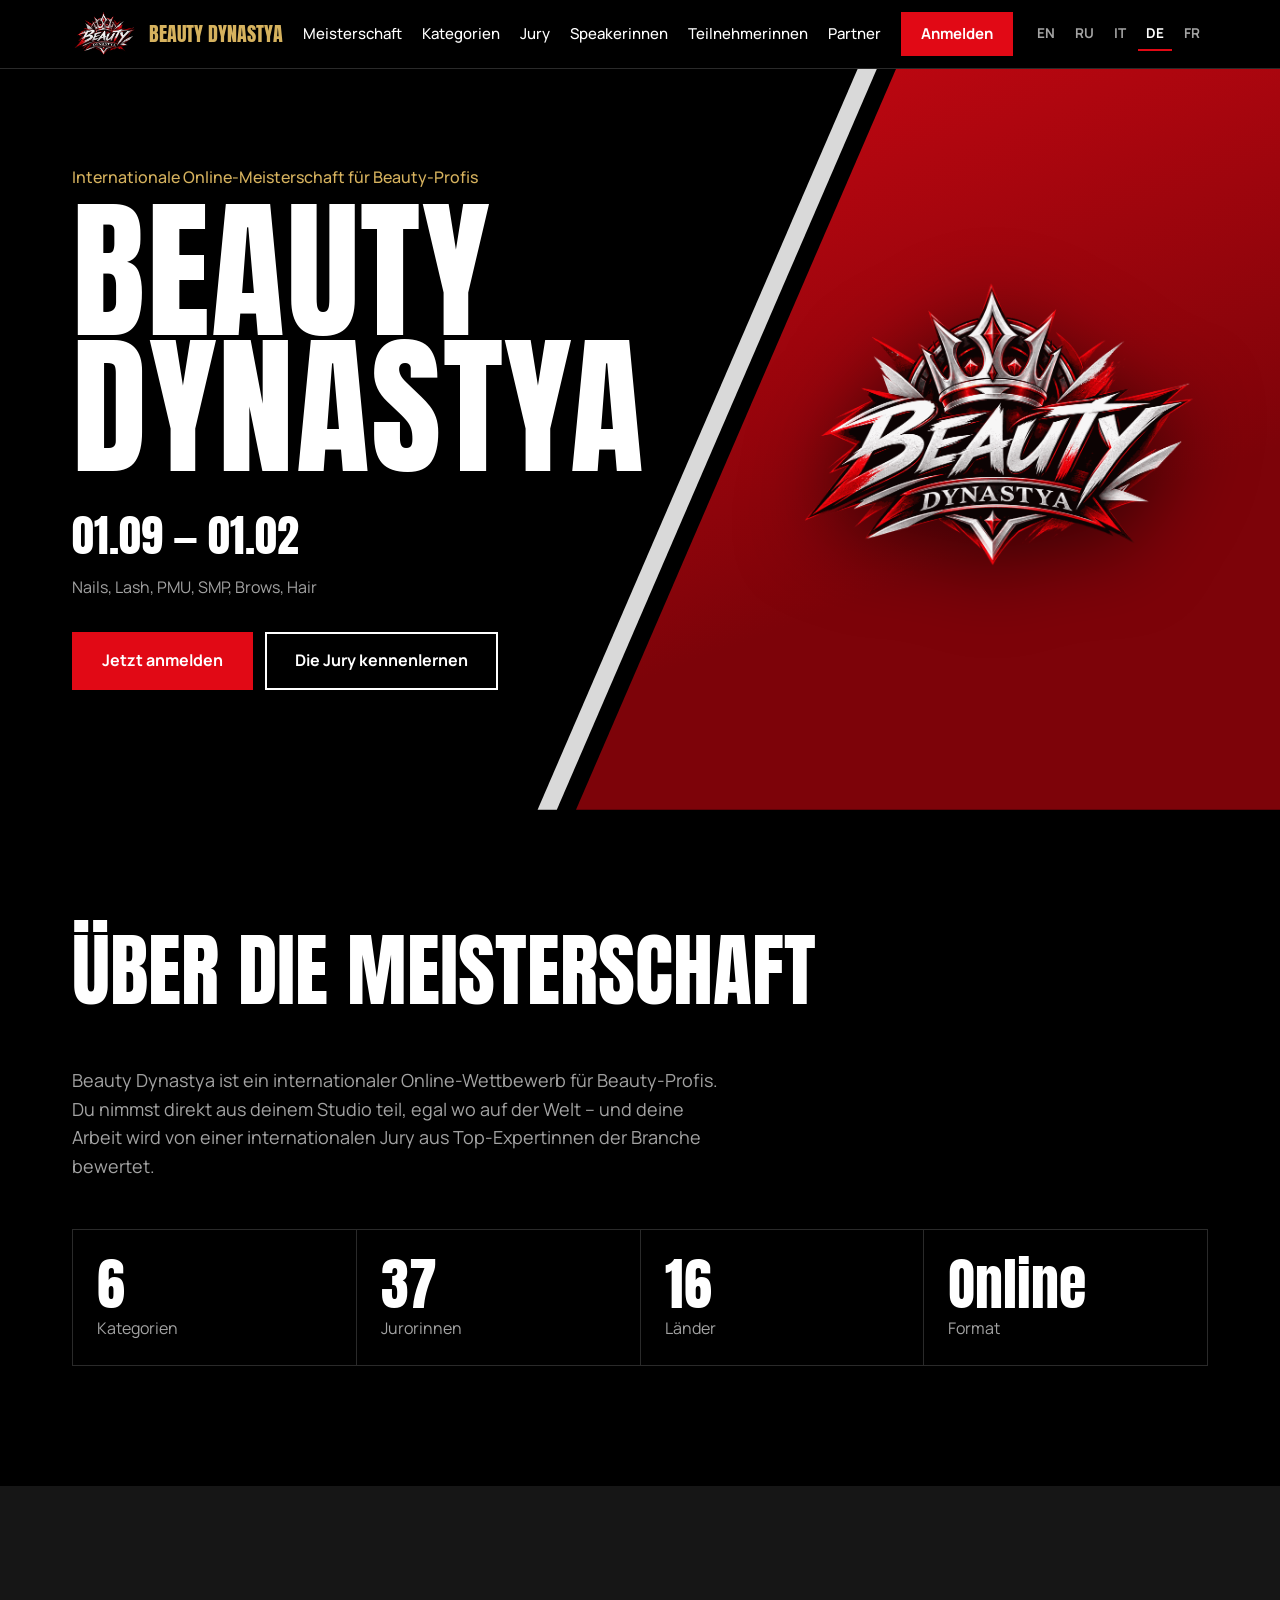
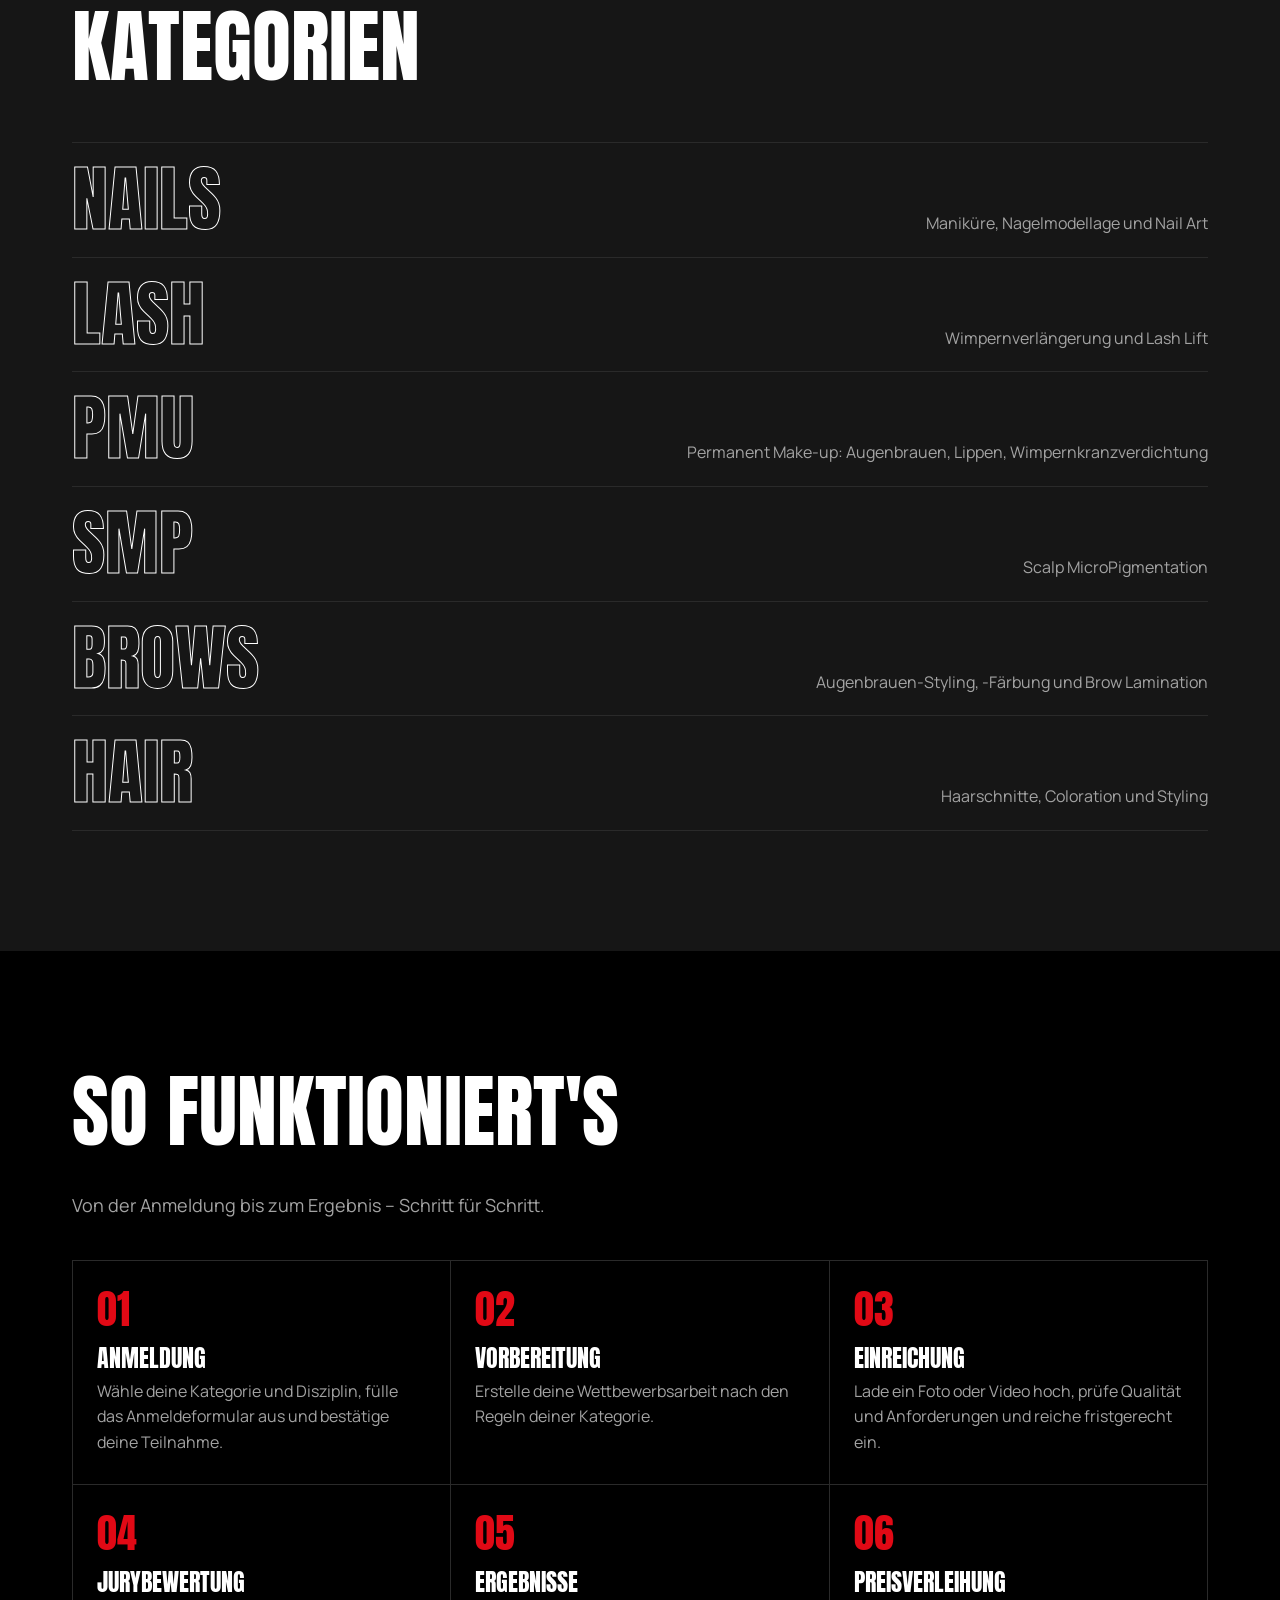
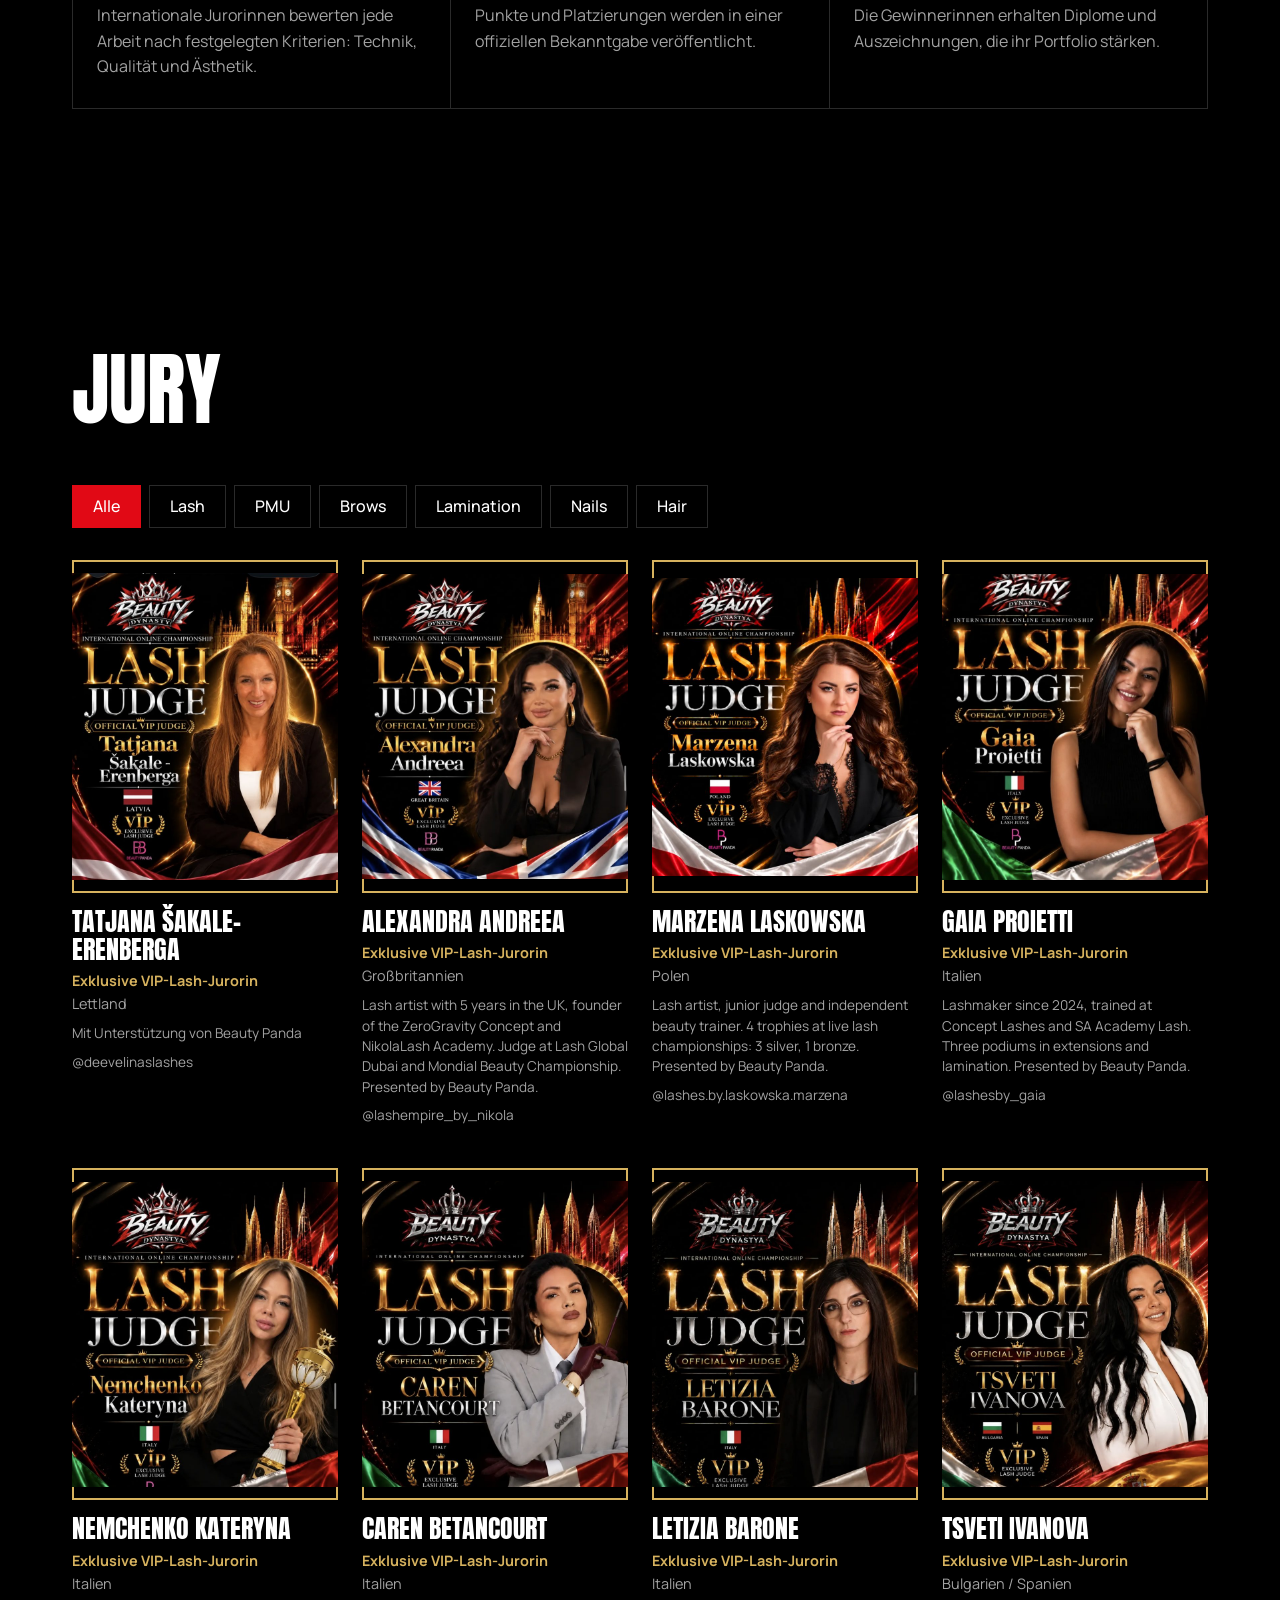
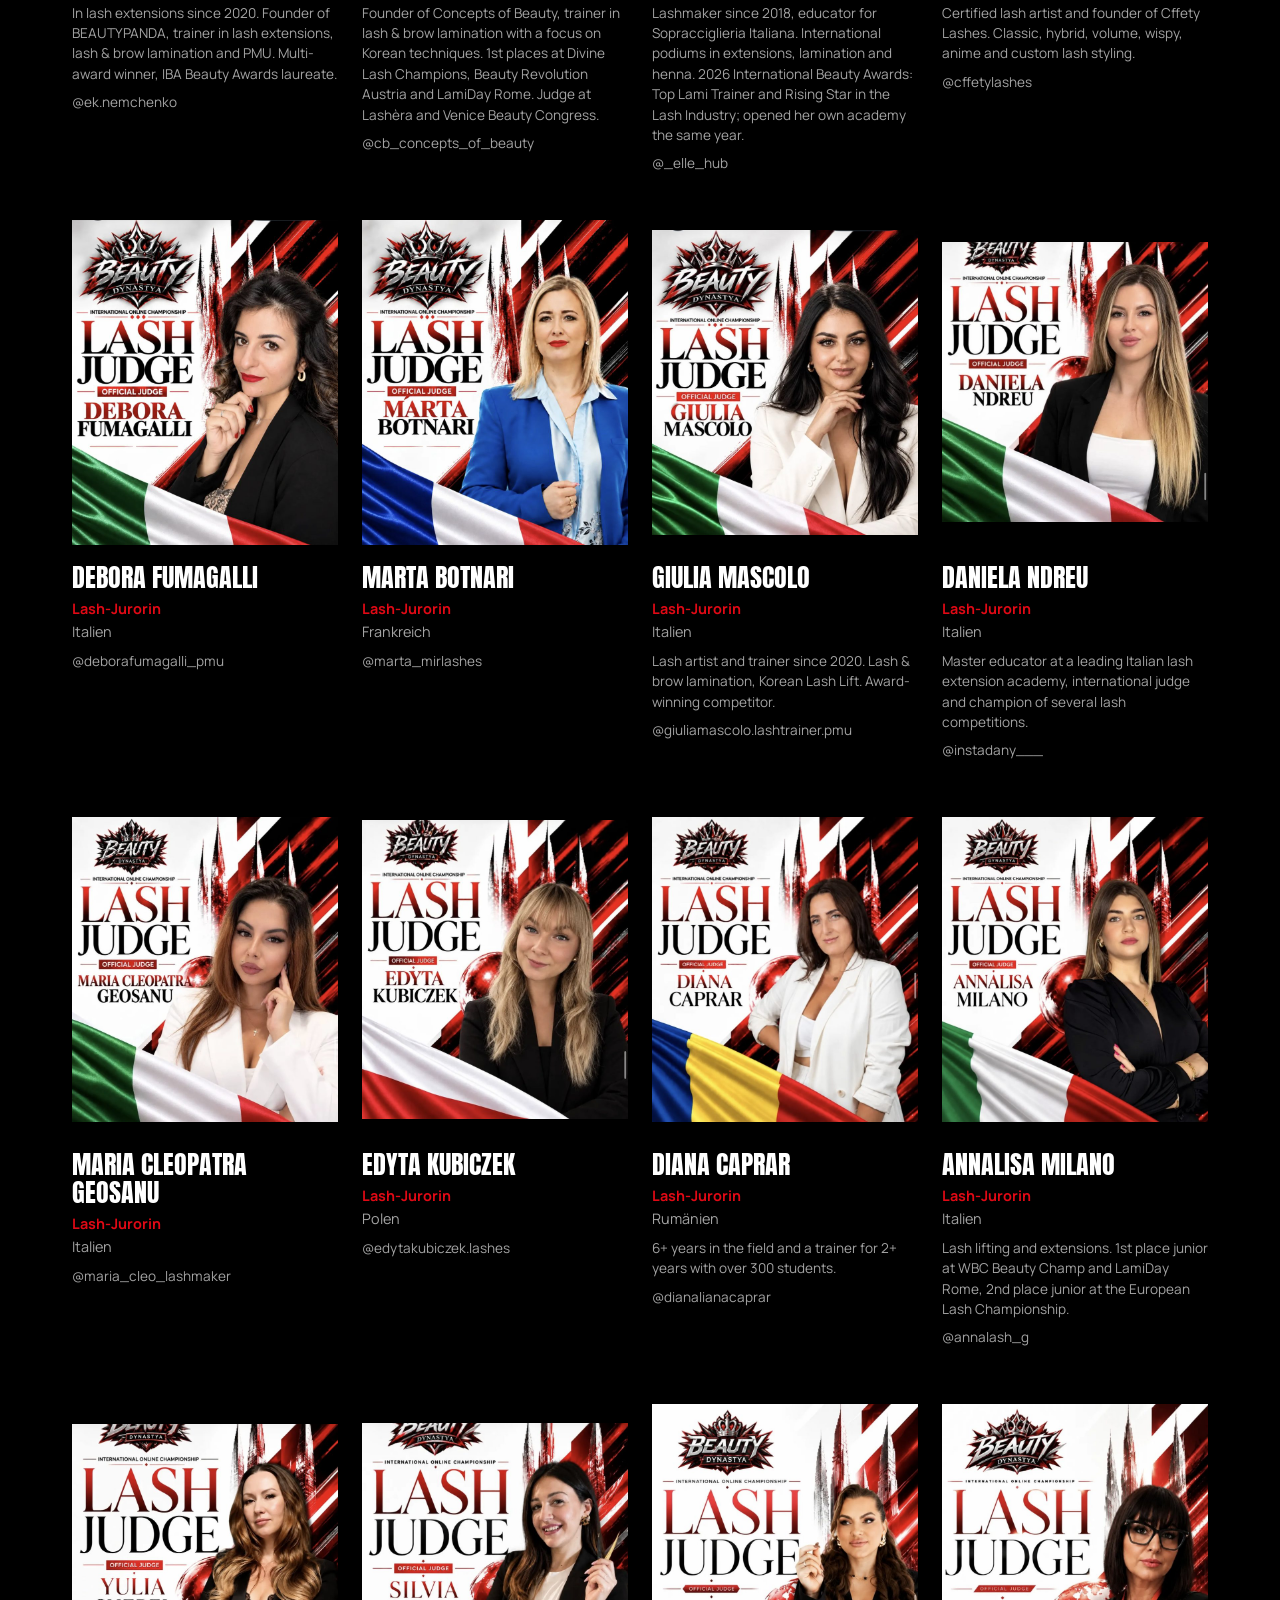
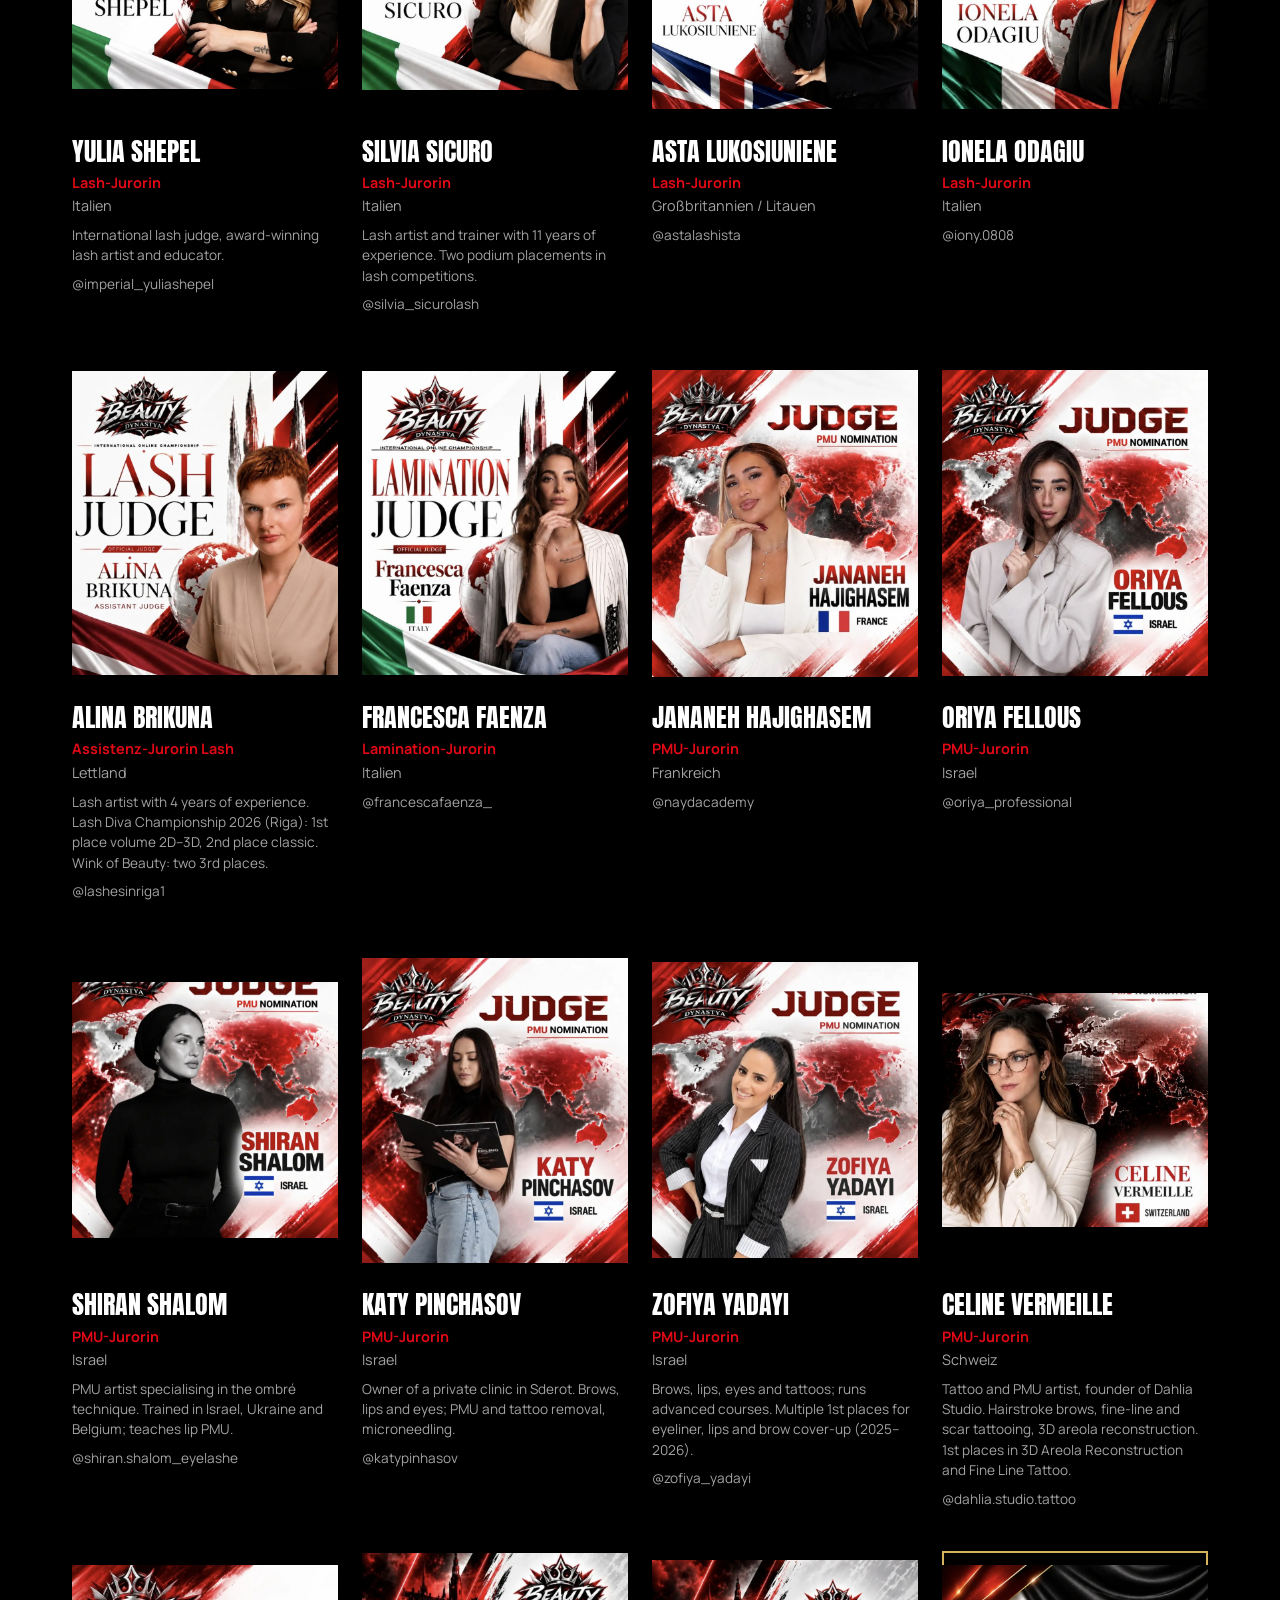
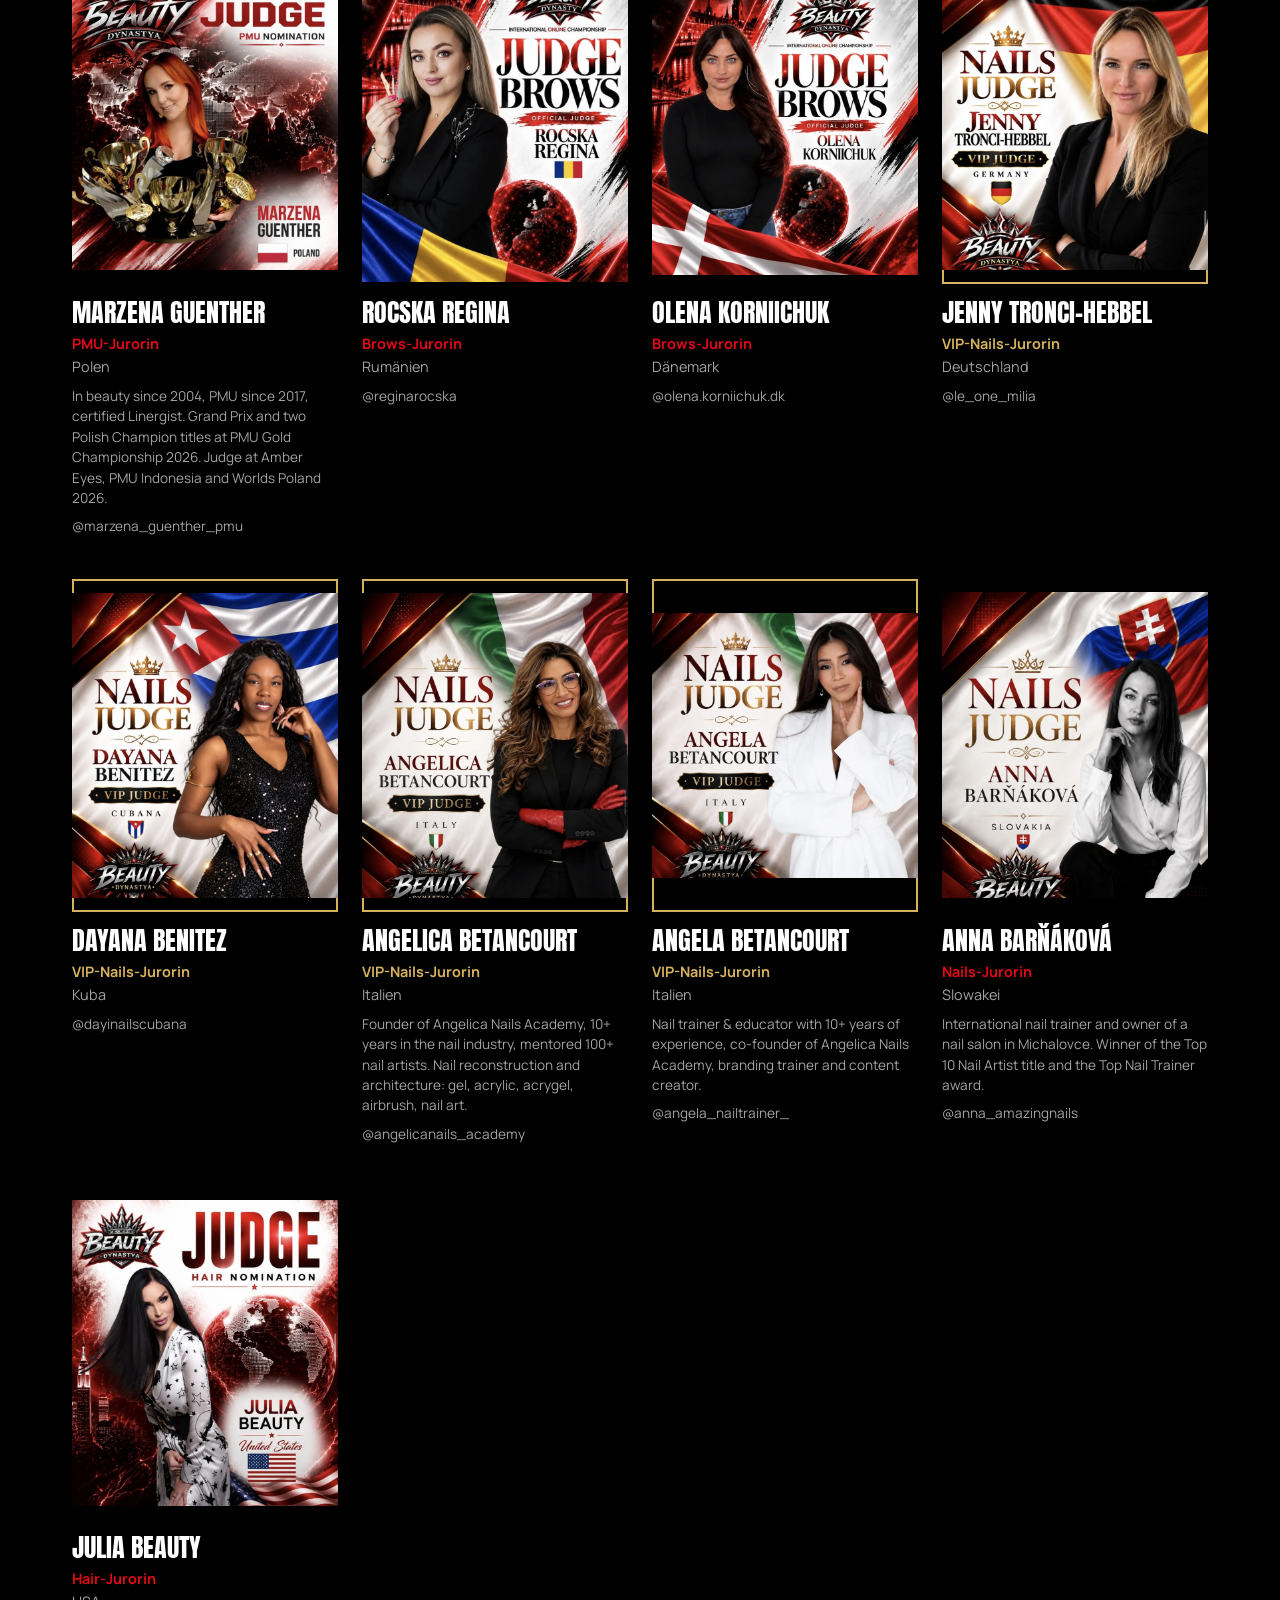
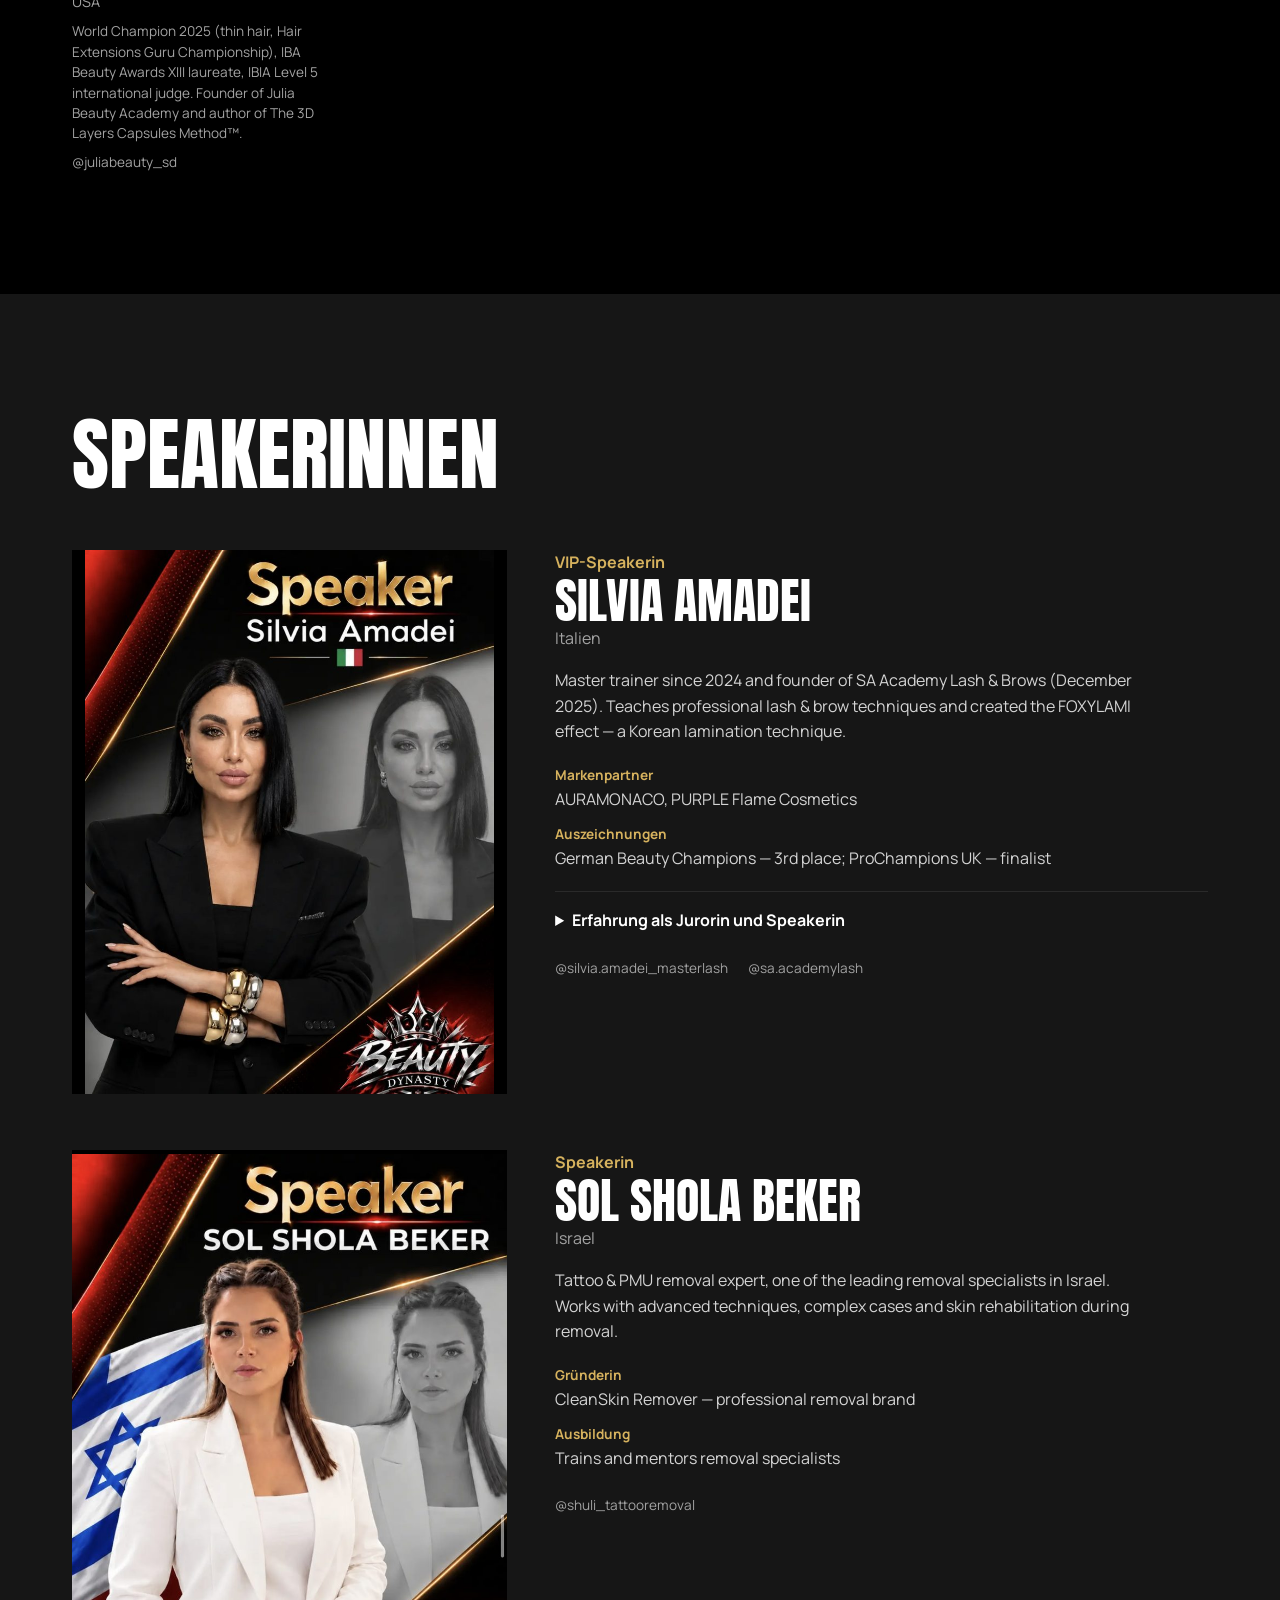
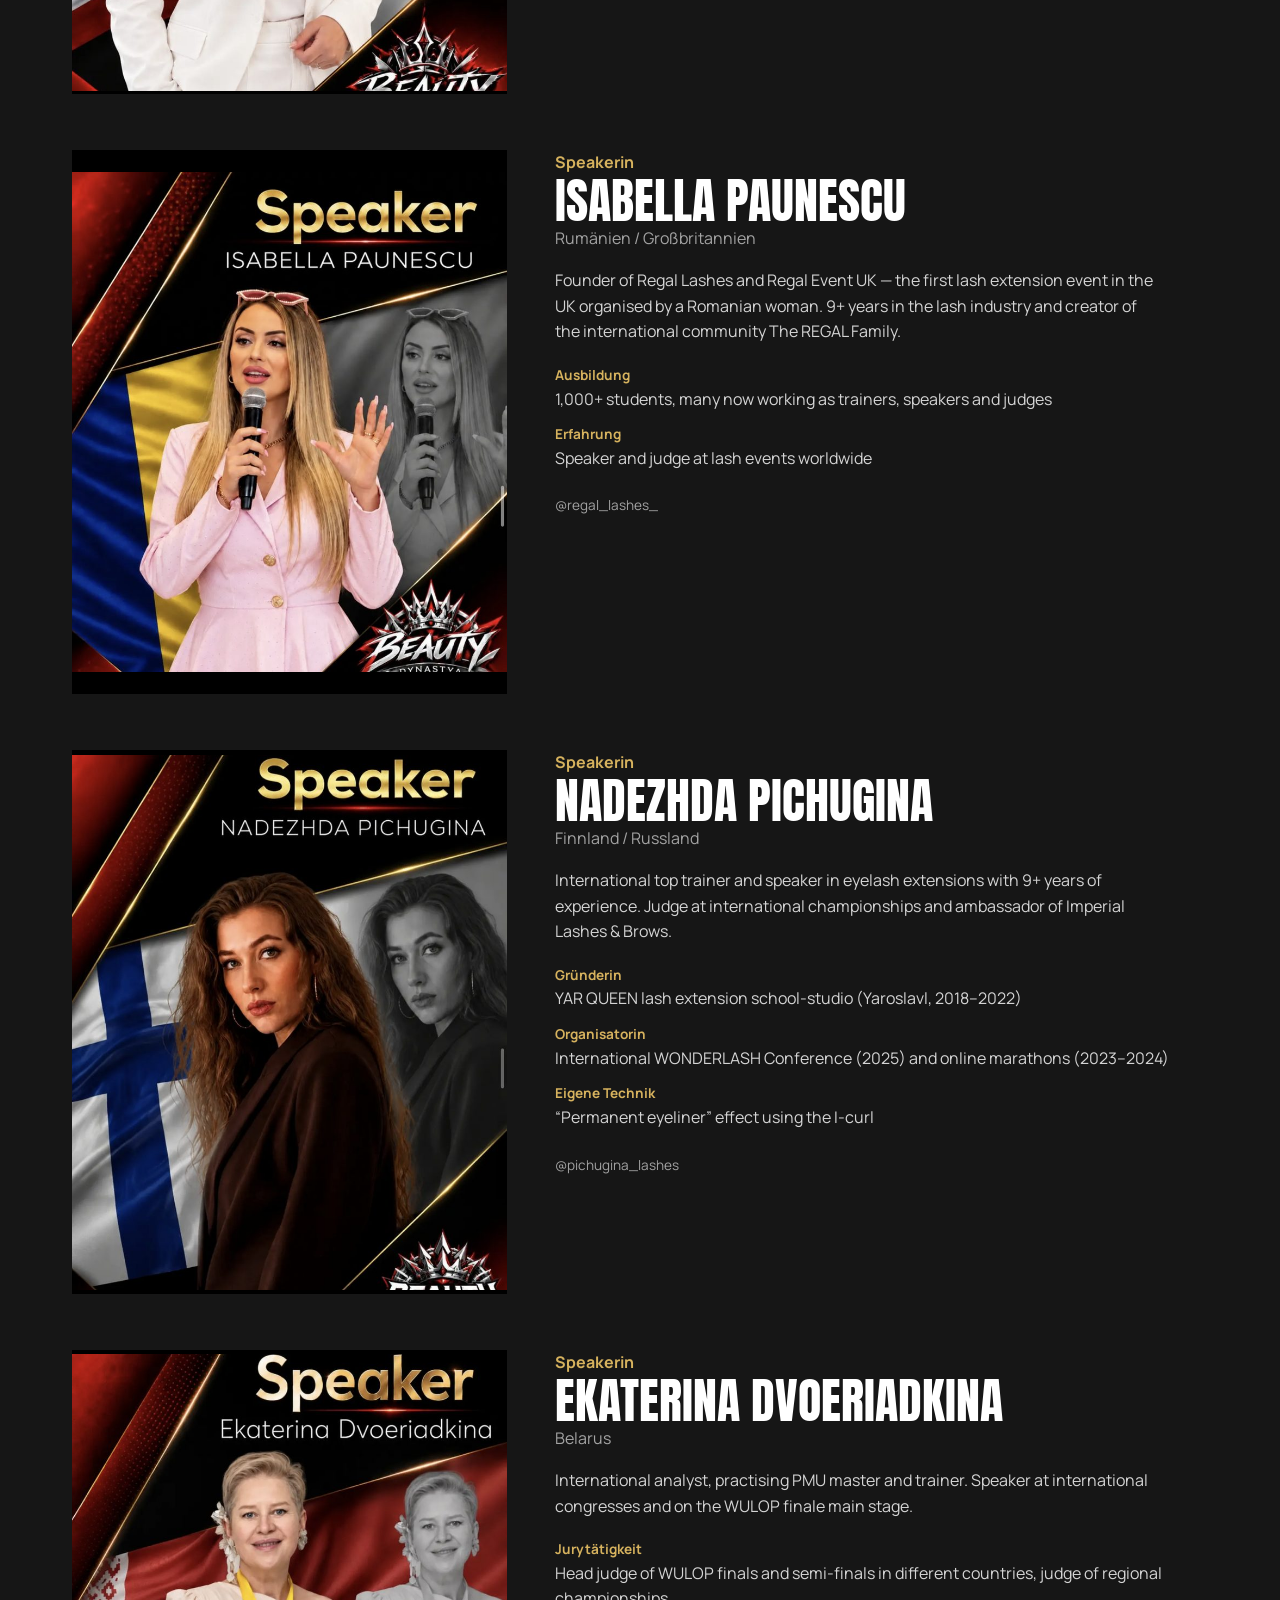
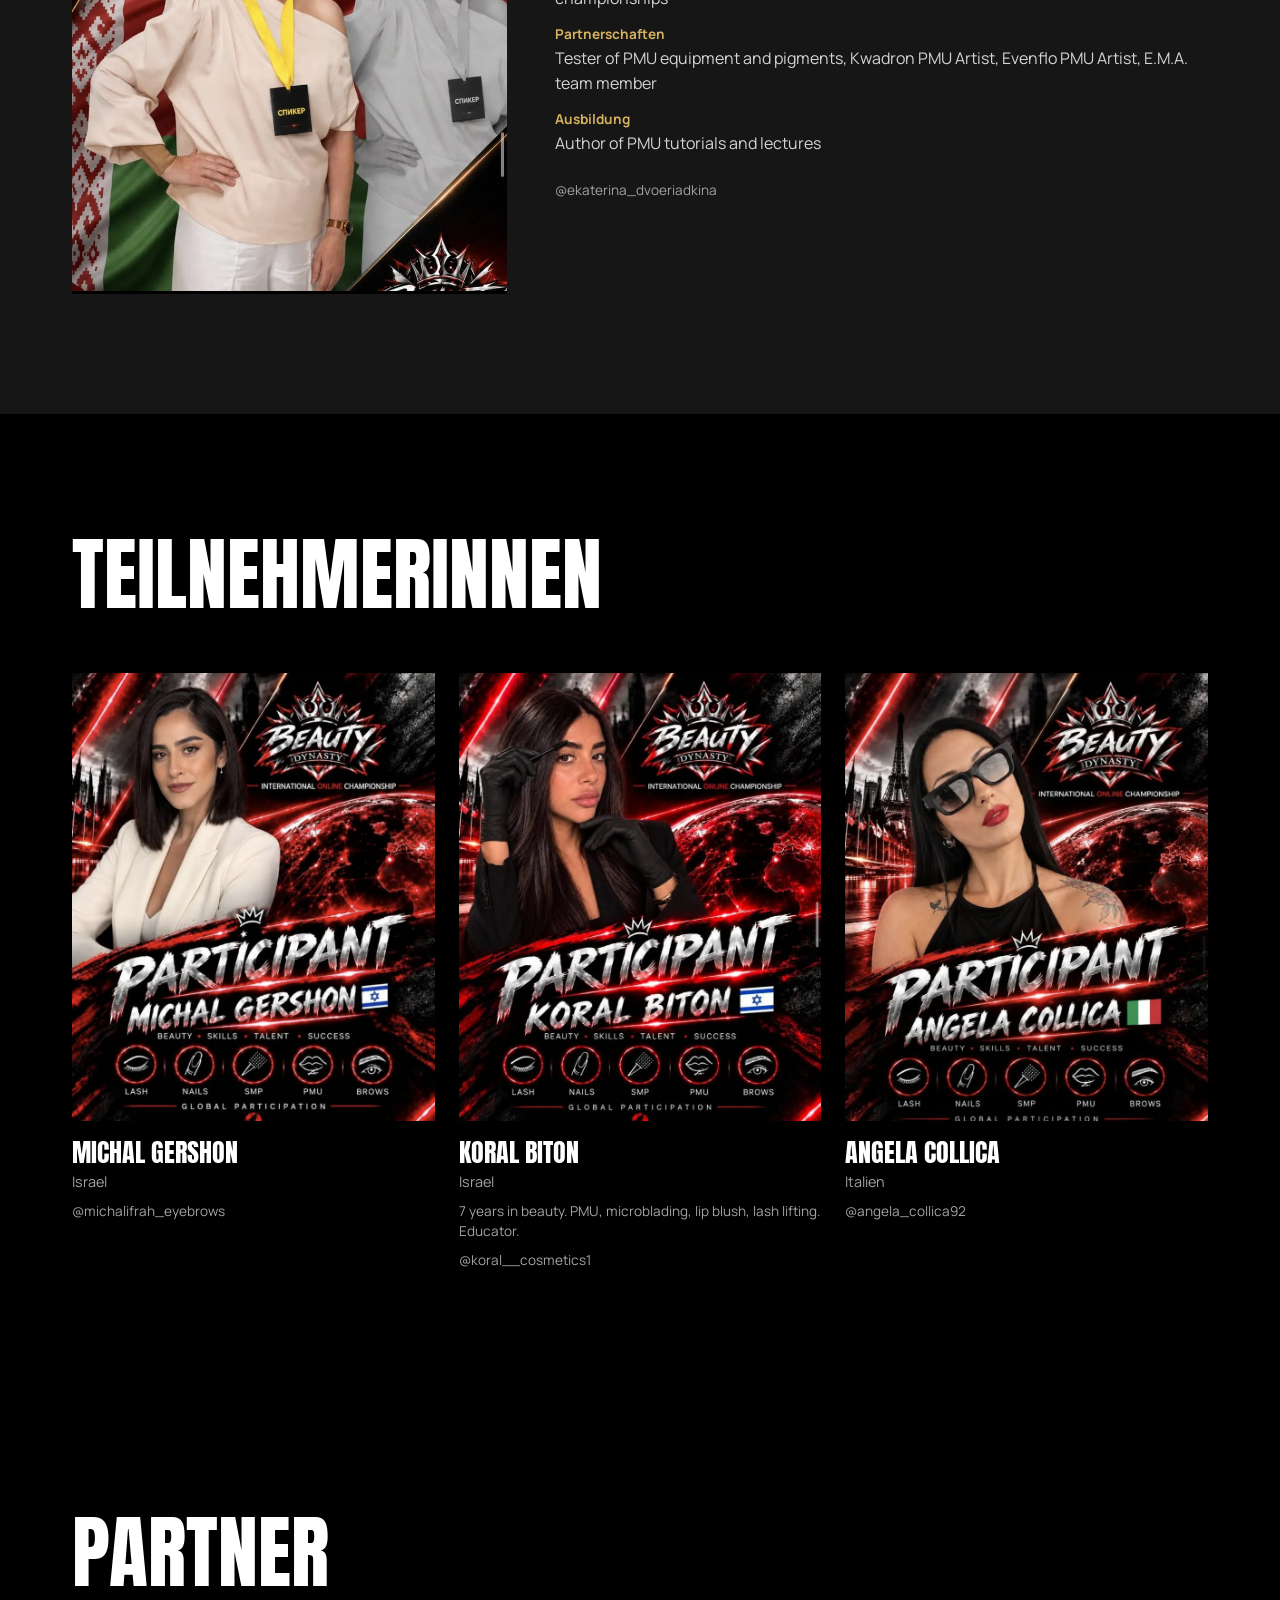
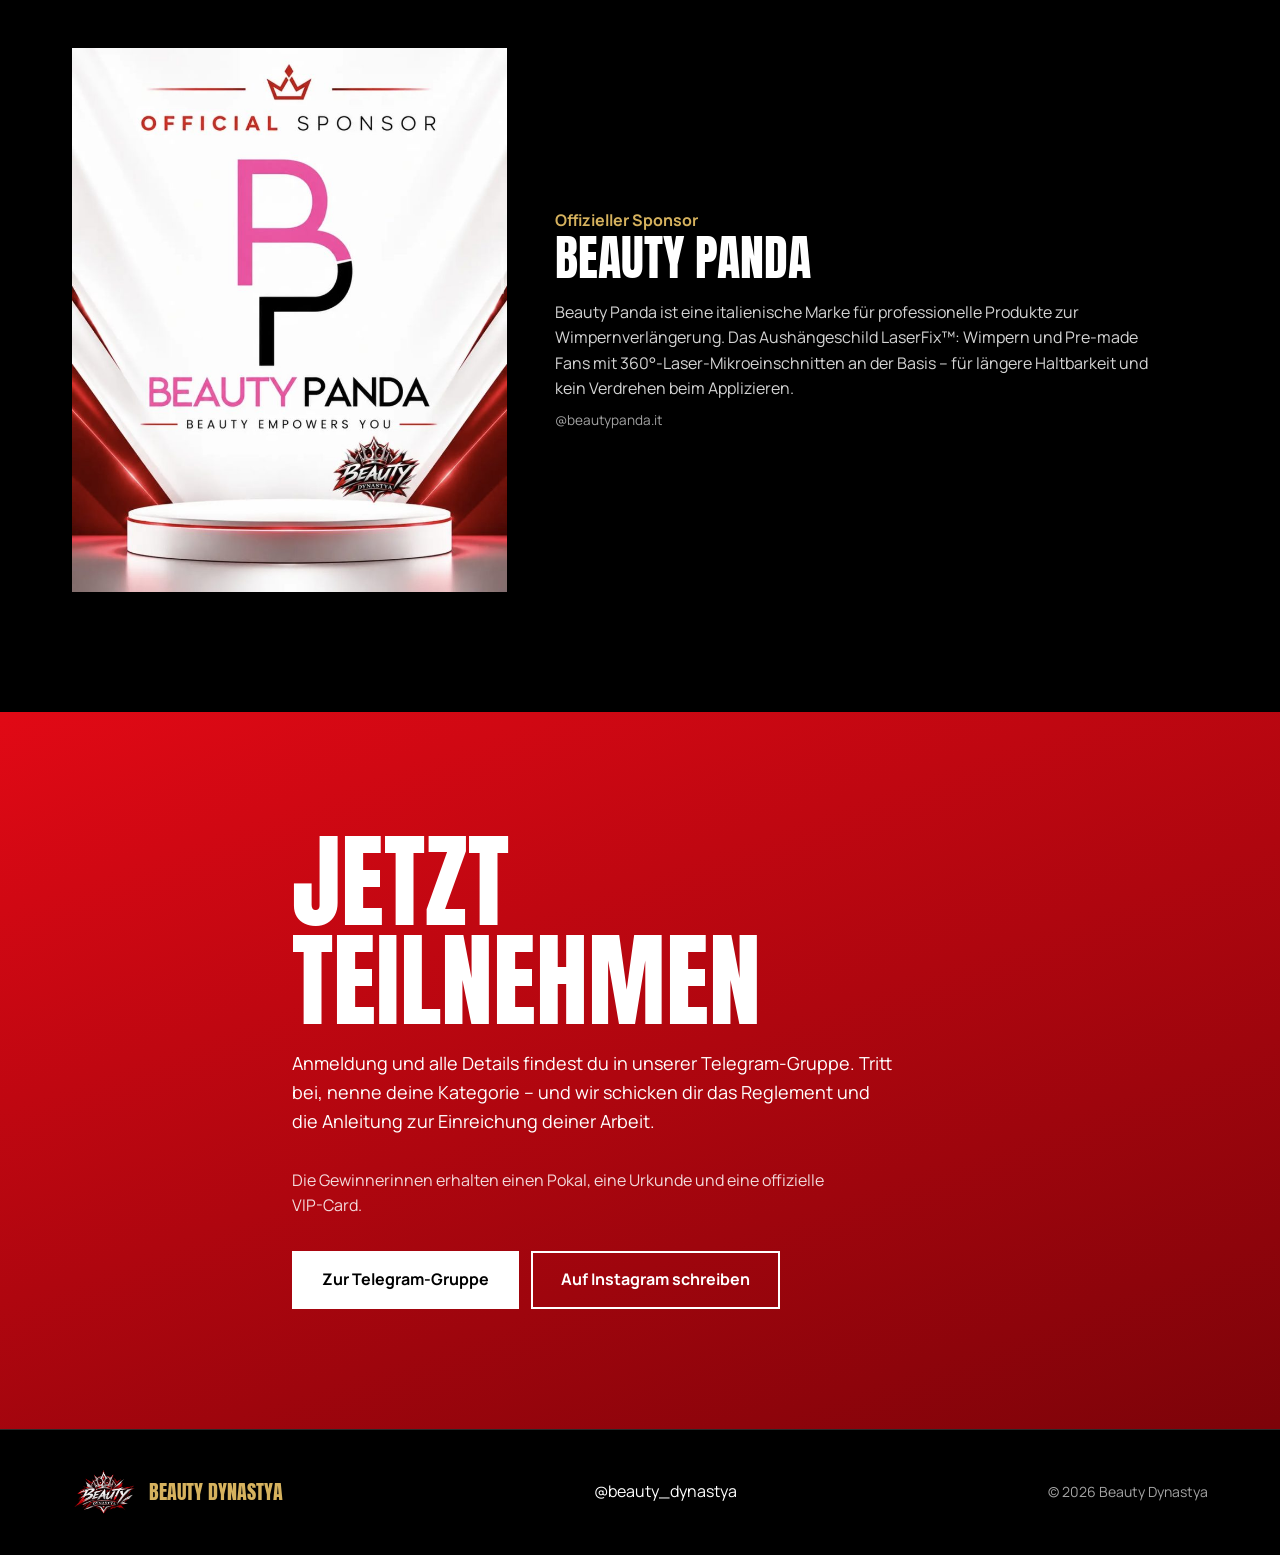
<file: de/index.html>
<!DOCTYPE html>
<html lang="de">
<head>
  <meta charset="UTF-8">
  <meta name="viewport" content="width=device-width, initial-scale=1">
  <title>Beauty Dynastya — Internationale Online-Meisterschaft für Beauty-Profis</title>
  <meta name="description" content="Internationale Online-Meisterschaft für Beauty-Profis: Nails, Lash, PMU, SMP, Brows, Hair. 01.09 — 01.02.">
  <link rel="icon" href="../images/favicon.png" type="image/png">

  <link rel="preconnect" href="https://fonts.googleapis.com">
  <link rel="preconnect" href="https://fonts.gstatic.com" crossorigin>
  <link href="https://fonts.googleapis.com/css2?family=Anton&family=Manrope:wght@400;500;700&display=swap" rel="stylesheet">

  <link rel="stylesheet" href="../css/style.css?v=3">
  <script src="../js/main.js?v=3" defer></script>
</head>
<body>

  <!-- ===== HEADER ===== -->
  <header class="header">
    <div class="container header__inner">
      <a href="#top" class="header__brand">
        <img class="logo" src="../images/logo.png" alt="" width="65" height="45">
        <span>Beauty Dynastya</span>
      </a>

      <!-- Language switcher: always visible, also on phones -->
      <ul class="lang" aria-label="Sprache">
        <li><a href="../index.html" hreflang="en" lang="en">EN</a></li>
        <li><a href="../ru/index.html" hreflang="ru" lang="ru">RU</a></li>
        <li><a href="../it/index.html" hreflang="it" lang="it">IT</a></li>
        <li><a href="index.html" hreflang="de" aria-current="page">DE</a></li>
        <li><a href="../fr/index.html" hreflang="fr" lang="fr">FR</a></li>
      </ul>

      <button class="burger" type="button" aria-label="Menü öffnen" aria-expanded="false" aria-controls="nav"
              data-label-open="Menü öffnen" data-label-close="Menü schließen">
        <span></span>
      </button>

      <nav class="nav" id="nav" aria-label="Hauptnavigation">
        <ul class="nav__list">
          <li><a href="#about">Meisterschaft</a></li>
          <li><a href="#nominations">Kategorien</a></li>
          <li><a href="#judges">Jury</a></li>
          <li><a href="#speakers">Speakerinnen</a></li>
          <li><a href="#participants">Teilnehmerinnen</a></li>
          <li><a href="#partners">Partner</a></li>
          <li><a href="#register" class="btn btn--small" data-open-apply>Anmelden</a></li>
        </ul>
      </nav>
    </div>
  </header>

  <main id="top">

    <!-- ===== HERO ===== -->
    <section class="hero">
      <div class="container hero__inner">
        <div class="hero__text">
          <p class="hero__kicker">Internationale Online-Meisterschaft für Beauty-Profis</p>
          <h1 class="hero__title">Beauty<br>Dynastya</h1>
          <p class="hero__dates"><time>01.09</time> — <time>01.02</time></p>
          <p class="hero__noms">Nails, Lash, PMU, SMP, Brows, Hair</p>
          <div class="hero__actions">
            <a href="#register" class="btn" data-open-apply>Jetzt anmelden</a>
            <a href="#judges" class="btn btn--ghost">Die Jury kennenlernen</a>
          </div>
        </div>

        <div class="hero__logo">
          <img src="../images/logo.png" alt="Logo Beauty Dynastya" width="900" height="623">
        </div>
      </div>
    </section>

    <!-- ===== ABOUT ===== -->
    <section class="section about" id="about">
      <div class="container about__inner">
        <h2 class="section__title">Über die Meisterschaft</h2>
        <p class="about__text">
          Beauty Dynastya ist ein internationaler Online-Wettbewerb für Beauty-Profis. Du nimmst direkt aus deinem Studio teil, egal wo auf der Welt – und deine Arbeit wird von einer internationalen Jury aus Top-Expertinnen der Branche bewertet.
        </p>

        <dl class="facts">
          <div class="facts__item"><dt>Kategorien</dt><dd>6</dd></div>
          <div class="facts__item"><dt>Jurorinnen</dt><dd>37</dd></div>
          <div class="facts__item"><dt>Länder</dt><dd>16</dd></div>
          <div class="facts__item"><dt>Format</dt><dd>Online</dd></div>
        </dl>
      </div>
    </section>

    <!-- ===== NOMINATIONS ===== -->
    <section class="section nominations" id="nominations">
      <div class="container">
        <h2 class="section__title">Kategorien</h2>
        <ul class="noms">
          <li class="noms__item"><h3>Nails</h3><p>Maniküre, Nagelmodellage und Nail Art</p></li>
          <li class="noms__item"><h3>Lash</h3><p>Wimpernverlängerung und Lash Lift</p></li>
          <li class="noms__item"><h3>PMU</h3><p>Permanent Make-up: Augenbrauen, Lippen, Wimpernkranzverdichtung</p></li>
          <li class="noms__item"><h3>SMP</h3><p>Scalp MicroPigmentation</p></li>
          <li class="noms__item"><h3>Brows</h3><p>Augenbrauen-Styling, -Färbung und Brow Lamination</p></li>
          <li class="noms__item"><h3>Hair</h3><p>Haarschnitte, Coloration und Styling</p></li>
        </ul>
      </div>
    </section>

    <!-- ===== HOW IT WORKS ===== -->
    <section class="section process" id="how">
      <div class="container">
        <h2 class="section__title">So funktioniert's</h2>
        <p class="process__lead">Von der Anmeldung bis zum Ergebnis – Schritt für Schritt.</p>
        <ol class="process__list">
          <li class="process__step">
            <h3 class="process__title">Anmeldung</h3>
            <p class="process__text">Wähle deine Kategorie und Disziplin, fülle das Anmeldeformular aus und bestätige deine Teilnahme.</p>
          </li>
          <li class="process__step">
            <h3 class="process__title">Vorbereitung</h3>
            <p class="process__text">Erstelle deine Wettbewerbsarbeit nach den Regeln deiner Kategorie.</p>
          </li>
          <li class="process__step">
            <h3 class="process__title">Einreichung</h3>
            <p class="process__text">Lade ein Foto oder Video hoch, prüfe Qualität und Anforderungen und reiche fristgerecht ein.</p>
          </li>
          <li class="process__step">
            <h3 class="process__title">Jurybewertung</h3>
            <p class="process__text">Internationale Jurorinnen bewerten jede Arbeit nach festgelegten Kriterien: Technik, Qualität und Ästhetik.</p>
          </li>
          <li class="process__step">
            <h3 class="process__title">Ergebnisse</h3>
            <p class="process__text">Punkte und Platzierungen werden in einer offiziellen Bekanntgabe veröffentlicht.</p>
          </li>
          <li class="process__step">
            <h3 class="process__title">Preisverleihung</h3>
            <p class="process__text">Die Gewinnerinnen erhalten Diplome und Auszeichnungen, die ihr Portfolio stärken.</p>
          </li>
        </ol>
      </div>
    </section>

    <!-- ===== JUDGES ===== -->
    <!-- Photo: put a file in images/posters/ with the same name as in src.
         While the file is missing, initials are shown instead. -->
    <section class="section judges" id="judges">
      <div class="container">
        <h2 class="section__title">Jury</h2>

        <div class="filter" role="group" aria-label="Jury nach Kategorie filtern">
          <button class="filter__btn" type="button" data-filter="all" aria-pressed="true">Alle</button>
          <button class="filter__btn" type="button" data-filter="lash" aria-pressed="false">Lash</button>
          <button class="filter__btn" type="button" data-filter="pmu" aria-pressed="false">PMU</button>
          <button class="filter__btn" type="button" data-filter="brows" aria-pressed="false">Brows</button>
          <button class="filter__btn" type="button" data-filter="lamination" aria-pressed="false">Lamination</button>
          <button class="filter__btn" type="button" data-filter="nails" aria-pressed="false">Nails</button>
          <button class="filter__btn" type="button" data-filter="hair" aria-pressed="false">Hair</button>
        </div>

        <ul class="judges__grid">
          <!-- LASH -->
          <li class="judge judge--vip" data-category="lash">
            <div class="photo photo--poster">
              <img src="../images/posters/tatjana-sakale-erenberga.jpg" alt="Tatjana Šakale-Erenberga" loading="lazy">
              <span class="photo__initials" aria-hidden="true">TŠ</span>
            </div>
            <h3 class="judge__name">Tatjana Šakale-Erenberga</h3>
            <p class="judge__role">Exklusive VIP-Lash-Jurorin</p>
            <p class="judge__country">Lettland</p>
            <p class="judge__bio">Mit Unterstützung von Beauty Panda</p>
            <a class="insta" href="https://www.instagram.com/deevelinaslashes/" target="_blank" rel="noopener">@deevelinaslashes</a>
          </li>
          <li class="judge judge--vip" data-category="lash">
            <div class="photo photo--poster">
              <img src="../images/posters/alexandra-andreea.jpg" alt="Alexandra Andreea" loading="lazy">
              <span class="photo__initials" aria-hidden="true">AA</span>
            </div>
            <h3 class="judge__name">Alexandra Andreea</h3>
            <p class="judge__role">Exklusive VIP-Lash-Jurorin</p>
            <p class="judge__country">Großbritannien</p>
            <p class="judge__bio" lang="en">Lash artist with 5 years in the UK, founder of the ZeroGravity Concept and NikolaLash Academy. Judge at Lash Global Dubai and Mondial Beauty Championship. Presented by Beauty Panda.</p>
            <a class="insta" href="https://www.instagram.com/lashempire_by_nikola/" target="_blank" rel="noopener">@lashempire_by_nikola</a>
          </li>
          <li class="judge judge--vip" data-category="lash">
            <div class="photo photo--poster">
              <img src="../images/posters/marzena-laskowska.jpg" alt="Marzena Laskowska" loading="lazy">
              <span class="photo__initials" aria-hidden="true">ML</span>
            </div>
            <h3 class="judge__name">Marzena Laskowska</h3>
            <p class="judge__role">Exklusive VIP-Lash-Jurorin</p>
            <p class="judge__country">Polen</p>
            <p class="judge__bio" lang="en">Lash artist, junior judge and independent beauty trainer. 4 trophies at live lash championships: 3 silver, 1 bronze. Presented by Beauty Panda.</p>
            <a class="insta" href="https://www.instagram.com/lashes.by.laskowska.marzena/" target="_blank" rel="noopener">@lashes.by.laskowska.marzena</a>
          </li>
          <li class="judge judge--vip" data-category="lash">
            <div class="photo photo--poster">
              <img src="../images/posters/gaia-proietti.jpg" alt="Gaia Proietti" loading="lazy">
              <span class="photo__initials" aria-hidden="true">GP</span>
            </div>
            <h3 class="judge__name">Gaia Proietti</h3>
            <p class="judge__role">Exklusive VIP-Lash-Jurorin</p>
            <p class="judge__country">Italien</p>
            <p class="judge__bio" lang="en">Lashmaker since 2024, trained at Concept Lashes and SA Academy Lash. Three podiums in extensions and lamination. Presented by Beauty Panda.</p>
            <a class="insta" href="https://www.instagram.com/lashesby_gaia/" target="_blank" rel="noopener">@lashesby_gaia</a>
          </li>
          <li class="judge judge--vip" data-category="lash">
            <div class="photo photo--poster">
              <img src="../images/posters/kateryna-nemchenko.jpg" alt="Nemchenko Kateryna" loading="lazy">
              <span class="photo__initials" aria-hidden="true">NK</span>
            </div>
            <h3 class="judge__name">Nemchenko Kateryna</h3>
            <p class="judge__role">Exklusive VIP-Lash-Jurorin</p>
            <p class="judge__country">Italien</p>
            <p class="judge__bio" lang="en">In lash extensions since 2020. Founder of BEAUTYPANDA, trainer in lash extensions, lash &amp; brow lamination and PMU. Multi-award winner, IBA Beauty Awards laureate.</p>
            <a class="insta" href="https://www.instagram.com/ek.nemchenko/" target="_blank" rel="noopener">@ek.nemchenko</a>
          </li>
          <li class="judge judge--vip" data-category="lash">
            <div class="photo photo--poster">
              <img src="../images/posters/caren-betancourt.jpg" alt="Caren Betancourt" loading="lazy">
              <span class="photo__initials" aria-hidden="true">CB</span>
            </div>
            <h3 class="judge__name">Caren Betancourt</h3>
            <p class="judge__role">Exklusive VIP-Lash-Jurorin</p>
            <p class="judge__country">Italien</p>
            <p class="judge__bio" lang="en">Founder of Concepts of Beauty, trainer in lash &amp; brow lamination with a focus on Korean techniques. 1st places at Divine Lash Champions, Beauty Revolution Austria and LamiDay Rome. Judge at Lashèra and Venice Beauty Congress.</p>
            <a class="insta" href="https://www.instagram.com/cb_concepts_of_beauty/" target="_blank" rel="noopener">@cb_concepts_of_beauty</a>
          </li>
          <li class="judge judge--vip" data-category="lash">
            <div class="photo photo--poster">
              <img src="../images/posters/letizia-barone.jpg" alt="Letizia Barone" loading="lazy">
              <span class="photo__initials" aria-hidden="true">LB</span>
            </div>
            <h3 class="judge__name">Letizia Barone</h3>
            <p class="judge__role">Exklusive VIP-Lash-Jurorin</p>
            <p class="judge__country">Italien</p>
            <p class="judge__bio" lang="en">Lashmaker since 2018, educator for Sopracciglieria Italiana. International podiums in extensions, lamination and henna. 2026 International Beauty Awards: Top Lami Trainer and Rising Star in the Lash Industry; opened her own academy the same year.</p>
            <a class="insta" href="https://www.instagram.com/_elle_hub/" target="_blank" rel="noopener">@_elle_hub</a>
          </li>
          <li class="judge judge--vip" data-category="lash">
            <div class="photo photo--poster">
              <img src="../images/posters/tsveti-ivanova.jpg" alt="Tsveti Ivanova" loading="lazy">
              <span class="photo__initials" aria-hidden="true">TI</span>
            </div>
            <h3 class="judge__name">Tsveti Ivanova</h3>
            <p class="judge__role">Exklusive VIP-Lash-Jurorin</p>
            <p class="judge__country">Bulgarien / Spanien</p>
            <p class="judge__bio" lang="en">Certified lash artist and founder of Cffety Lashes. Classic, hybrid, volume, wispy, anime and custom lash styling.</p>
            <a class="insta" href="https://www.instagram.com/cffetylashes/" target="_blank" rel="noopener">@cffetylashes</a>
          </li>
          <li class="judge" data-category="lash">
            <div class="photo photo--poster">
              <img src="../images/posters/debora-fumagalli.jpg" alt="Debora Fumagalli" loading="lazy">
              <span class="photo__initials" aria-hidden="true">DF</span>
            </div>
            <h3 class="judge__name">Debora Fumagalli</h3>
            <p class="judge__role">Lash-Jurorin</p>
            <p class="judge__country">Italien</p>
            <a class="insta" href="https://www.instagram.com/deborafumagalli_pmu/" target="_blank" rel="noopener">@deborafumagalli_pmu</a>
          </li>
          <li class="judge" data-category="lash">
            <div class="photo photo--poster">
              <img src="../images/posters/marta-botnari.jpg" alt="Marta Botnari" loading="lazy">
              <span class="photo__initials" aria-hidden="true">MB</span>
            </div>
            <h3 class="judge__name">Marta Botnari</h3>
            <p class="judge__role">Lash-Jurorin</p>
            <p class="judge__country">Frankreich</p>
            <a class="insta" href="https://www.instagram.com/marta_mirlashes/" target="_blank" rel="noopener">@marta_mirlashes</a>
          </li>
          <li class="judge" data-category="lash">
            <div class="photo photo--poster">
              <img src="../images/posters/giulia-mascolo.jpg" alt="Giulia Mascolo" loading="lazy">
              <span class="photo__initials" aria-hidden="true">GM</span>
            </div>
            <h3 class="judge__name">Giulia Mascolo</h3>
            <p class="judge__role">Lash-Jurorin</p>
            <p class="judge__country">Italien</p>
            <p class="judge__bio" lang="en">Lash artist and trainer since 2020. Lash &amp; brow lamination, Korean Lash Lift. Award-winning competitor.</p>
            <a class="insta" href="https://www.instagram.com/giuliamascolo.lashtrainer.pmu/" target="_blank" rel="noopener">@giuliamascolo.lashtrainer.pmu</a>
          </li>
          <li class="judge" data-category="lash">
            <div class="photo photo--poster">
              <img src="../images/posters/daniela-ndreu.jpg" alt="Daniela Ndreu" loading="lazy">
              <span class="photo__initials" aria-hidden="true">DN</span>
            </div>
            <h3 class="judge__name">Daniela Ndreu</h3>
            <p class="judge__role">Lash-Jurorin</p>
            <p class="judge__country">Italien</p>
            <p class="judge__bio" lang="en">Master educator at a leading Italian lash extension academy, international judge and champion of several lash competitions.</p>
            <a class="insta" href="https://www.instagram.com/instadany___/" target="_blank" rel="noopener">@instadany___</a>
          </li>
          <li class="judge" data-category="lash">
            <div class="photo photo--poster">
              <img src="../images/posters/maria-cleopatra-geosanu.jpg" alt="Maria Cleopatra Geosanu" loading="lazy">
              <span class="photo__initials" aria-hidden="true">MG</span>
            </div>
            <h3 class="judge__name">Maria Cleopatra Geosanu</h3>
            <p class="judge__role">Lash-Jurorin</p>
            <p class="judge__country">Italien</p>
            <a class="insta" href="https://www.instagram.com/maria_cleo_lashmaker/" target="_blank" rel="noopener">@maria_cleo_lashmaker</a>
          </li>
          <li class="judge" data-category="lash">
            <div class="photo photo--poster">
              <img src="../images/posters/edyta-kubiczek.jpg" alt="Edyta Kubiczek" loading="lazy">
              <span class="photo__initials" aria-hidden="true">EK</span>
            </div>
            <h3 class="judge__name">Edyta Kubiczek</h3>
            <p class="judge__role">Lash-Jurorin</p>
            <p class="judge__country">Polen</p>
            <a class="insta" href="https://www.instagram.com/edytakubiczek.lashes/" target="_blank" rel="noopener">@edytakubiczek.lashes</a>
          </li>
          <li class="judge" data-category="lash">
            <div class="photo photo--poster">
              <img src="../images/posters/diana-caprar.jpg" alt="Diana Caprar" loading="lazy">
              <span class="photo__initials" aria-hidden="true">DC</span>
            </div>
            <h3 class="judge__name">Diana Caprar</h3>
            <p class="judge__role">Lash-Jurorin</p>
            <p class="judge__country">Rumänien</p>
            <p class="judge__bio" lang="en">6+ years in the field and a trainer for 2+ years with over 300 students.</p>
            <a class="insta" href="https://www.instagram.com/dianalianacaprar/" target="_blank" rel="noopener">@dianalianacaprar</a>
          </li>
          <li class="judge" data-category="lash">
            <div class="photo photo--poster">
              <img src="../images/posters/annalisa-milano.jpg" alt="Annalisa Milano" loading="lazy">
              <span class="photo__initials" aria-hidden="true">AM</span>
            </div>
            <h3 class="judge__name">Annalisa Milano</h3>
            <p class="judge__role">Lash-Jurorin</p>
            <p class="judge__country">Italien</p>
            <p class="judge__bio" lang="en">Lash lifting and extensions. 1st place junior at WBC Beauty Champ and LamiDay Rome, 2nd place junior at the European Lash Championship.</p>
            <a class="insta" href="https://www.instagram.com/annalash_g/" target="_blank" rel="noopener">@annalash_g</a>
          </li>
          <li class="judge" data-category="lash">
            <div class="photo photo--poster">
              <img src="../images/posters/yulia-shepel.jpg" alt="Yulia Shepel" loading="lazy">
              <span class="photo__initials" aria-hidden="true">YS</span>
            </div>
            <h3 class="judge__name">Yulia Shepel</h3>
            <p class="judge__role">Lash-Jurorin</p>
            <p class="judge__country">Italien</p>
            <p class="judge__bio" lang="en">International lash judge, award-winning lash artist and educator.</p>
            <a class="insta" href="https://www.instagram.com/imperial_yuliashepel/" target="_blank" rel="noopener">@imperial_yuliashepel</a>
          </li>
          <li class="judge" data-category="lash">
            <div class="photo photo--poster">
              <img src="../images/posters/silvia-sicuro.jpg" alt="Silvia Sicuro" loading="lazy">
              <span class="photo__initials" aria-hidden="true">SS</span>
            </div>
            <h3 class="judge__name">Silvia Sicuro</h3>
            <p class="judge__role">Lash-Jurorin</p>
            <p class="judge__country">Italien</p>
            <p class="judge__bio" lang="en">Lash artist and trainer with 11 years of experience. Two podium placements in lash competitions.</p>
            <a class="insta" href="https://www.instagram.com/silvia_sicurolash/" target="_blank" rel="noopener">@silvia_sicurolash</a>
          </li>
          <li class="judge" data-category="lash">
            <div class="photo photo--poster">
              <img src="../images/posters/asta-lukosiuniene.jpg" alt="Asta Lukosiuniene" loading="lazy">
              <span class="photo__initials" aria-hidden="true">AL</span>
            </div>
            <h3 class="judge__name">Asta Lukosiuniene</h3>
            <p class="judge__role">Lash-Jurorin</p>
            <p class="judge__country">Großbritannien / Litauen</p>
            <a class="insta" href="https://www.instagram.com/astalashista/" target="_blank" rel="noopener">@astalashista</a>
          </li>
          <li class="judge" data-category="lash">
            <div class="photo photo--poster">
              <img src="../images/posters/ionela-odagiu.jpg" alt="Ionela Odagiu" loading="lazy">
              <span class="photo__initials" aria-hidden="true">IO</span>
            </div>
            <h3 class="judge__name">Ionela Odagiu</h3>
            <p class="judge__role">Lash-Jurorin</p>
            <p class="judge__country">Italien</p>
            <a class="insta" href="https://www.instagram.com/iony.0808/" target="_blank" rel="noopener">@iony.0808</a>
          </li>
          <li class="judge" data-category="lash">
            <div class="photo photo--poster">
              <img src="../images/posters/alina-brikuna.jpg" alt="Alina Brikuna" loading="lazy">
              <span class="photo__initials" aria-hidden="true">AB</span>
            </div>
            <h3 class="judge__name">Alina Brikuna</h3>
            <p class="judge__role">Assistenz-Jurorin Lash</p>
            <p class="judge__country">Lettland</p>
            <p class="judge__bio" lang="en">Lash artist with 4 years of experience. Lash Diva Championship 2026 (Riga): 1st place volume 2D–3D, 2nd place classic. Wink of Beauty: two 3rd places.</p>
            <a class="insta" href="https://www.instagram.com/lashesinriga1/" target="_blank" rel="noopener">@lashesinriga1</a>
          </li>

          <!-- LAMINATION -->
          <li class="judge" data-category="lamination">
            <div class="photo photo--poster">
              <img src="../images/posters/francesca-faenza.jpg" alt="Francesca Faenza" loading="lazy">
              <span class="photo__initials" aria-hidden="true">FF</span>
            </div>
            <h3 class="judge__name">Francesca Faenza</h3>
            <p class="judge__role">Lamination-Jurorin</p>
            <p class="judge__country">Italien</p>
            <a class="insta" href="https://www.instagram.com/francescafaenza_/" target="_blank" rel="noopener">@francescafaenza_</a>
          </li>

          <!-- PMU -->
          <li class="judge" data-category="pmu">
            <div class="photo photo--poster">
              <img src="../images/posters/jananeh-hajighasem.jpg" alt="Jananeh Hajighasem" loading="lazy">
              <span class="photo__initials" aria-hidden="true">JH</span>
            </div>
            <h3 class="judge__name">Jananeh Hajighasem</h3>
            <p class="judge__role">PMU-Jurorin</p>
            <p class="judge__country">Frankreich</p>
            <a class="insta" href="https://www.instagram.com/naydacademy/" target="_blank" rel="noopener">@naydacademy</a>
          </li>
          <li class="judge" data-category="pmu">
            <div class="photo photo--poster">
              <img src="../images/posters/oriya-fellous.jpg" alt="Oriya Fellous" loading="lazy">
              <span class="photo__initials" aria-hidden="true">OF</span>
            </div>
            <h3 class="judge__name">Oriya Fellous</h3>
            <p class="judge__role">PMU-Jurorin</p>
            <p class="judge__country">Israel</p>
            <a class="insta" href="https://www.instagram.com/oriya_professional/" target="_blank" rel="noopener">@oriya_professional</a>
          </li>
          <li class="judge" data-category="pmu">
            <div class="photo photo--poster">
              <img src="../images/posters/shiran-shalom.jpg" alt="Shiran Shalom" loading="lazy">
              <span class="photo__initials" aria-hidden="true">SS</span>
            </div>
            <h3 class="judge__name">Shiran Shalom</h3>
            <p class="judge__role">PMU-Jurorin</p>
            <p class="judge__country">Israel</p>
            <p class="judge__bio" lang="en">PMU artist specialising in the ombré technique. Trained in Israel, Ukraine and Belgium; teaches lip PMU.</p>
            <a class="insta" href="https://www.instagram.com/shiran.shalom_eyelashe/" target="_blank" rel="noopener">@shiran.shalom_eyelashe</a>
          </li>
          <li class="judge" data-category="pmu">
            <div class="photo photo--poster">
              <img src="../images/posters/katy-pinchasov.jpg" alt="Katy Pinchasov" loading="lazy">
              <span class="photo__initials" aria-hidden="true">KP</span>
            </div>
            <h3 class="judge__name">Katy Pinchasov</h3>
            <p class="judge__role">PMU-Jurorin</p>
            <p class="judge__country">Israel</p>
            <p class="judge__bio" lang="en">Owner of a private clinic in Sderot. Brows, lips and eyes; PMU and tattoo removal, microneedling.</p>
            <a class="insta" href="https://www.instagram.com/katypinhasov/" target="_blank" rel="noopener">@katypinhasov</a>
          </li>
          <li class="judge" data-category="pmu">
            <div class="photo photo--poster">
              <img src="../images/posters/zofiya-yadayi.jpg" alt="Zofiya Yadayi" loading="lazy">
              <span class="photo__initials" aria-hidden="true">ZY</span>
            </div>
            <h3 class="judge__name">Zofiya Yadayi</h3>
            <p class="judge__role">PMU-Jurorin</p>
            <p class="judge__country">Israel</p>
            <p class="judge__bio" lang="en">Brows, lips, eyes and tattoos; runs advanced courses. Multiple 1st places for eyeliner, lips and brow cover-up (2025–2026).</p>
            <a class="insta" href="https://www.instagram.com/zofiya_yadayi/" target="_blank" rel="noopener">@zofiya_yadayi</a>
          </li>
          <li class="judge" data-category="pmu">
            <div class="photo photo--poster">
              <img src="../images/posters/celine-vermeille.jpg" alt="Celine Vermeille" loading="lazy">
              <span class="photo__initials" aria-hidden="true">CV</span>
            </div>
            <h3 class="judge__name">Celine Vermeille</h3>
            <p class="judge__role">PMU-Jurorin</p>
            <p class="judge__country">Schweiz</p>
            <p class="judge__bio" lang="en">Tattoo and PMU artist, founder of Dahlia Studio. Hairstroke brows, fine-line and scar tattooing, 3D areola reconstruction. 1st places in 3D Areola Reconstruction and Fine Line Tattoo.</p>
            <a class="insta" href="https://www.instagram.com/dahlia.studio.tattoo/" target="_blank" rel="noopener">@dahlia.studio.tattoo</a>
          </li>
          <li class="judge" data-category="pmu">
            <div class="photo photo--poster">
              <img src="../images/posters/marzena-guenther.jpg" alt="Marzena Guenther" loading="lazy">
              <span class="photo__initials" aria-hidden="true">MG</span>
            </div>
            <h3 class="judge__name">Marzena Guenther</h3>
            <p class="judge__role">PMU-Jurorin</p>
            <p class="judge__country">Polen</p>
            <p class="judge__bio" lang="en">In beauty since 2004, PMU since 2017, certified Linergist. Grand Prix and two Polish Champion titles at PMU Gold Championship 2026. Judge at Amber Eyes, PMU Indonesia and Worlds Poland 2026.</p>
            <a class="insta" href="https://www.instagram.com/marzena_guenther_pmu/" target="_blank" rel="noopener">@marzena_guenther_pmu</a>
          </li>

          <!-- BROWS -->
          <li class="judge" data-category="brows">
            <div class="photo photo--poster">
              <img src="../images/posters/regina-rocska.jpg" alt="Rocska Regina" loading="lazy">
              <span class="photo__initials" aria-hidden="true">RR</span>
            </div>
            <h3 class="judge__name">Rocska Regina</h3>
            <p class="judge__role">Brows-Jurorin</p>
            <p class="judge__country">Rumänien</p>
            <a class="insta" href="https://www.instagram.com/reginarocska/" target="_blank" rel="noopener">@reginarocska</a>
          </li>
          <li class="judge" data-category="brows">
            <div class="photo photo--poster">
              <img src="../images/posters/olena-korniichuk.jpg" alt="Olena Korniichuk" loading="lazy">
              <span class="photo__initials" aria-hidden="true">OK</span>
            </div>
            <h3 class="judge__name">Olena Korniichuk</h3>
            <p class="judge__role">Brows-Jurorin</p>
            <p class="judge__country">Dänemark</p>
            <a class="insta" href="https://www.instagram.com/olena.korniichuk.dk/" target="_blank" rel="noopener">@olena.korniichuk.dk</a>
          </li>

          <!-- NAILS -->
          <li class="judge judge--vip" data-category="nails">
            <div class="photo photo--poster">
              <img src="../images/posters/jenny-tronci-hebbel.jpg" alt="Jenny Tronci-Hebbel" loading="lazy">
              <span class="photo__initials" aria-hidden="true">JT</span>
            </div>
            <h3 class="judge__name">Jenny Tronci-Hebbel</h3>
            <p class="judge__role">VIP-Nails-Jurorin</p>
            <p class="judge__country">Deutschland</p>
            <a class="insta" href="https://www.instagram.com/le_one_milia/" target="_blank" rel="noopener">@le_one_milia</a>
          </li>
          <li class="judge judge--vip" data-category="nails">
            <div class="photo photo--poster">
              <img src="../images/posters/dayana-benitez.jpg" alt="Dayana Benitez" loading="lazy">
              <span class="photo__initials" aria-hidden="true">DB</span>
            </div>
            <h3 class="judge__name">Dayana Benitez</h3>
            <p class="judge__role">VIP-Nails-Jurorin</p>
            <p class="judge__country">Kuba</p>
            <a class="insta" href="https://www.instagram.com/dayinailscubana/" target="_blank" rel="noopener">@dayinailscubana</a>
          </li>
          <li class="judge judge--vip" data-category="nails">
            <div class="photo photo--poster">
              <img src="../images/posters/angelica-betancourt.jpg" alt="Angelica Betancourt" loading="lazy">
              <span class="photo__initials" aria-hidden="true">AB</span>
            </div>
            <h3 class="judge__name">Angelica Betancourt</h3>
            <p class="judge__role">VIP-Nails-Jurorin</p>
            <p class="judge__country">Italien</p>
            <p class="judge__bio" lang="en">Founder of Angelica Nails Academy, 10+ years in the nail industry, mentored 100+ nail artists. Nail reconstruction and architecture: gel, acrylic, acrygel, airbrush, nail art.</p>
            <a class="insta" href="https://www.instagram.com/angelicanails_academy/" target="_blank" rel="noopener">@angelicanails_academy</a>
          </li>
          <li class="judge judge--vip" data-category="nails">
            <div class="photo photo--poster">
              <img src="../images/posters/angela-betancourt.jpg" alt="Angela Betancourt" loading="lazy">
              <span class="photo__initials" aria-hidden="true">AB</span>
            </div>
            <h3 class="judge__name">Angela Betancourt</h3>
            <p class="judge__role">VIP-Nails-Jurorin</p>
            <p class="judge__country">Italien</p>
            <p class="judge__bio" lang="en">Nail trainer &amp; educator with 10+ years of experience, co-founder of Angelica Nails Academy, branding trainer and content creator.</p>
            <a class="insta" href="https://www.instagram.com/angela_nailtrainer_/" target="_blank" rel="noopener">@angela_nailtrainer_</a>
          </li>
          <li class="judge" data-category="nails">
            <div class="photo photo--poster">
              <img src="../images/posters/anna-barnakova.jpg" alt="Anna Barňáková" loading="lazy">
              <span class="photo__initials" aria-hidden="true">AB</span>
            </div>
            <h3 class="judge__name">Anna Barňáková</h3>
            <p class="judge__role">Nails-Jurorin</p>
            <p class="judge__country">Slowakei</p>
            <p class="judge__bio" lang="en">International nail trainer and owner of a nail salon in Michalovce. Winner of the Top 10 Nail Artist title and the Top Nail Trainer award.</p>
            <a class="insta" href="https://www.instagram.com/anna_amazingnails/" target="_blank" rel="noopener">@anna_amazingnails</a>
          </li>

          <!-- HAIR -->
          <li class="judge" data-category="hair">
            <div class="photo photo--poster">
              <img src="../images/posters/julia-beauty.jpg" alt="Julia Beauty" loading="lazy">
              <span class="photo__initials" aria-hidden="true">JB</span>
            </div>
            <h3 class="judge__name">Julia Beauty</h3>
            <p class="judge__role">Hair-Jurorin</p>
            <p class="judge__country">USA</p>
            <p class="judge__bio" lang="en">World Champion 2025 (thin hair, Hair Extensions Guru Championship), IBA Beauty Awards XIII laureate, IBIA Level 5 international judge. Founder of Julia Beauty Academy and author of The 3D Layers Capsules Method™.</p>
            <a class="insta" href="https://www.instagram.com/juliabeauty_sd/" target="_blank" rel="noopener">@juliabeauty_sd</a>
          </li>
        </ul>
      </div>
    </section>

    <!-- ===== SPEAKERS ===== -->
    <section class="section speakers" id="speakers">
      <div class="container">
        <h2 class="section__title">Speakerinnen</h2>

        <ul class="speakers__grid">

          <li class="speaker">
            <div class="photo photo--poster">
              <img src="../images/posters/silvia-amadei.jpg" alt="Silvia Amadei" loading="lazy">
              <span class="photo__initials" aria-hidden="true">SA</span>
            </div>

            <div class="speaker__info">
              <p class="speaker__label">VIP-Speakerin</p>
              <h3 class="speaker__name">Silvia Amadei</h3>
              <p class="speaker__country">Italien</p>

              <p class="speaker__bio" lang="en">
                Master trainer since 2024 and founder of SA Academy Lash &amp; Brows
                (December 2025). Teaches professional lash &amp; brow techniques and
                created the FOXYLAMI effect — a Korean lamination technique.
              </p>

              <dl class="speaker__facts">
                <div>
                  <dt>Markenpartner</dt>
                  <dd lang="en">AURAMONACO, PURPLE Flame Cosmetics</dd>
                </div>
                <div>
                  <dt>Auszeichnungen</dt>
                  <dd lang="en">German Beauty Champions — 3rd place; ProChampions UK — finalist</dd>
                </div>
              </dl>

              <details class="more">
                <summary>Erfahrung als Jurorin und Speakerin</summary>
                <dl class="speaker__facts">
                  <div>
                    <dt>Jurorin</dt>
                    <dd lang="en">Beauty Champions 2025, Glamur Arena 2025 &amp; 2026, WBC Beauty Championship 2025,
                        WBC Champions 2026, Roma World Beauty 2026, The Art Circus 2026, Beauty Dynastya 2026</dd>
                  </div>
                  <div>
                    <dt>Speakerin</dt>
                    <dd lang="en">Lamiday 2026, The Art Circus 2026, Roma World Beauty 2026,
                        Babira Conference 2026 (demo speaker)</dd>
                  </div>
                </dl>
              </details>

              <p class="speaker__links">
                <a class="insta" href="https://www.instagram.com/silvia.amadei_masterlash/" target="_blank" rel="noopener">@silvia.amadei_masterlash</a>
                <a class="insta" href="https://www.instagram.com/sa.academylash/" target="_blank" rel="noopener">@sa.academylash</a>
              </p>
            </div>
          </li>

          <li class="speaker">
            <div class="photo photo--poster">
              <img src="../images/posters/sol-shola-beker.jpg" alt="Sol Shola Beker" loading="lazy">
              <span class="photo__initials" aria-hidden="true">SB</span>
            </div>

            <div class="speaker__info">
              <p class="speaker__label">Speakerin</p>
              <h3 class="speaker__name">Sol Shola Beker</h3>
              <p class="speaker__country">Israel</p>

              <p class="speaker__bio" lang="en">
                Tattoo &amp; PMU removal expert, one of the leading removal specialists
                in Israel. Works with advanced techniques, complex cases and skin
                rehabilitation during removal.
              </p>

              <dl class="speaker__facts">
                <div>
                  <dt>Gründerin</dt>
                  <dd lang="en">CleanSkin Remover — professional removal brand</dd>
                </div>
                <div>
                  <dt>Ausbildung</dt>
                  <dd lang="en">Trains and mentors removal specialists</dd>
                </div>
              </dl>

              <p class="speaker__links">
                <a class="insta" href="https://www.instagram.com/shuli_tattooremoval/" target="_blank" rel="noopener">@shuli_tattooremoval</a>
              </p>
            </div>
          </li>


          <li class="speaker">
            <div class="photo photo--poster">
              <img src="../images/posters/isabella-paunescu.jpg" alt="Isabella Paunescu" loading="lazy">
              <span class="photo__initials" aria-hidden="true">IP</span>
            </div>

            <div class="speaker__info">
              <p class="speaker__label">Speakerin</p>
              <h3 class="speaker__name">Isabella Paunescu</h3>
              <p class="speaker__country">Rumänien / Großbritannien</p>

              <p class="speaker__bio" lang="en">
                Founder of Regal Lashes and Regal Event UK — the first lash extension event in the UK organised by a Romanian woman. 9+ years in the lash industry and creator of the international community The REGAL Family.
              </p>

              <dl class="speaker__facts">
                <div>
                  <dt>Ausbildung</dt>
                  <dd lang="en">1,000+ students, many now working as trainers, speakers and judges</dd>
                </div>
                <div>
                  <dt>Erfahrung</dt>
                  <dd lang="en">Speaker and judge at lash events worldwide</dd>
                </div>
              </dl>

              <p class="speaker__links">
                <a class="insta" href="https://www.instagram.com/regal_lashes_/" target="_blank" rel="noopener">@regal_lashes_</a>
              </p>
            </div>
          </li>


          <li class="speaker">
            <div class="photo photo--poster">
              <img src="../images/posters/nadezhda-pichugina.jpg" alt="Nadezhda Pichugina" loading="lazy">
              <span class="photo__initials" aria-hidden="true">NP</span>
            </div>

            <div class="speaker__info">
              <p class="speaker__label">Speakerin</p>
              <h3 class="speaker__name">Nadezhda Pichugina</h3>
              <p class="speaker__country">Finnland / Russland</p>

              <p class="speaker__bio" lang="en">
                International top trainer and speaker in eyelash extensions with 9+ years of experience. Judge at international championships and ambassador of Imperial Lashes &amp; Brows.
              </p>

              <dl class="speaker__facts">
                <div>
                  <dt>Gründerin</dt>
                  <dd lang="en">YAR QUEEN lash extension school-studio (Yaroslavl, 2018–2022)</dd>
                </div>
                <div>
                  <dt>Organisatorin</dt>
                  <dd lang="en">International WONDERLASH Conference (2025) and online marathons (2023–2024)</dd>
                </div>
                <div>
                  <dt>Eigene Technik</dt>
                  <dd lang="en">“Permanent eyeliner” effect using the I-curl</dd>
                </div>
              </dl>

              <p class="speaker__links">
                <a class="insta" href="https://www.instagram.com/pichugina_lashes/" target="_blank" rel="noopener">@pichugina_lashes</a>
              </p>
            </div>
          </li>


          <li class="speaker">
            <div class="photo photo--poster">
              <img src="../images/posters/ekaterina-dvoeriadkina.jpg" alt="Ekaterina Dvoeriadkina" loading="lazy">
              <span class="photo__initials" aria-hidden="true">ED</span>
            </div>

            <div class="speaker__info">
              <p class="speaker__label">Speakerin</p>
              <h3 class="speaker__name">Ekaterina Dvoeriadkina</h3>
              <p class="speaker__country">Belarus</p>

              <p class="speaker__bio" lang="en">
                International analyst, practising PMU master and trainer. Speaker at international congresses and on the WULOP finale main stage.
              </p>

              <dl class="speaker__facts">
                <div>
                  <dt>Jurytätigkeit</dt>
                  <dd lang="en">Head judge of WULOP finals and semi-finals in different countries, judge of regional championships</dd>
                </div>
                <div>
                  <dt>Partnerschaften</dt>
                  <dd lang="en">Tester of PMU equipment and pigments, Kwadron PMU Artist, Evenflo PMU Artist, E.M.A. team member</dd>
                </div>
                <div>
                  <dt>Ausbildung</dt>
                  <dd lang="en">Author of PMU tutorials and lectures</dd>
                </div>
              </dl>

              <p class="speaker__links">
                <a class="insta" href="https://www.instagram.com/ekaterina_dvoeriadkina/" target="_blank" rel="noopener">@ekaterina_dvoeriadkina</a>
              </p>
            </div>
          </li>

        </ul>
      </div>
    </section>

    <!-- ===== PARTICIPANTS ===== -->
    <section class="section participants" id="participants">
      <div class="container">
        <h2 class="section__title">Teilnehmerinnen</h2>

        <ul class="participants__grid">
          <li class="participant">
            <div class="photo photo--poster">
              <img src="../images/posters/michal-gershon.jpg" alt="Michal Gershon" loading="lazy">
              <span class="photo__initials" aria-hidden="true">MG</span>
            </div>
            <h3 class="participant__name">Michal Gershon</h3>
            <p class="participant__country">Israel</p>
            <a class="insta" href="https://www.instagram.com/michalifrah_eyebrows/" target="_blank" rel="noopener">@michalifrah_eyebrows</a>
          </li>

          <li class="participant">
            <div class="photo photo--poster">
              <img src="../images/posters/koral-biton.jpg" alt="Koral Biton" loading="lazy">
              <span class="photo__initials" aria-hidden="true">KB</span>
            </div>
            <h3 class="participant__name">Koral Biton</h3>
            <p class="participant__country">Israel</p>
            <p class="participant__bio" lang="en">7 years in beauty. PMU, microblading, lip blush, lash lifting. Educator.</p>
            <a class="insta" href="https://www.instagram.com/koral__cosmetics1/" target="_blank" rel="noopener">@koral__cosmetics1</a>
          </li>

          <li class="participant">
            <div class="photo photo--poster">
              <img src="../images/posters/angela-collica.jpg" alt="Angela Collica" loading="lazy">
              <span class="photo__initials" aria-hidden="true">AC</span>
            </div>
            <h3 class="participant__name">Angela Collica</h3>
            <p class="participant__country">Italien</p>
            <a class="insta" href="https://www.instagram.com/angela_collica92/" target="_blank" rel="noopener">@angela_collica92</a>
          </li>
        </ul>
      </div>
    </section>

    <!-- ===== PARTNERS ===== -->
    <section class="section partners" id="partners">
      <div class="container">
        <h2 class="section__title">Partner</h2>

        <article class="partner">
          <img class="partner__img" src="../images/posters/beauty-panda.jpg" alt="Beauty Panda — offizieller Sponsor" loading="lazy">
          <div class="partner__info">
            <p class="speaker__label">Offizieller Sponsor</p>
            <h3 class="speaker__name">Beauty Panda</h3>
            <p class="speaker__bio">Beauty Panda ist eine italienische Marke für professionelle Produkte zur Wimpernverlängerung. Das Aushängeschild LaserFix™: Wimpern und Pre-made Fans mit 360°-Laser-Mikroeinschnitten an der Basis – für längere Haltbarkeit und kein Verdrehen beim Applizieren.</p>
            <a class="insta" href="https://www.instagram.com/beautypanda.it/" target="_blank" rel="noopener">@beautypanda.it</a>
          </div>
        </article>
      </div>
    </section>

    <!-- ===== REGISTER ===== -->
    <!-- TODO: replace text with real rules, prices and deadlines -->
    <section class="section register" id="register">
      <div class="container register__inner">
        <h2 class="register__title">Jetzt teilnehmen</h2>
        <p class="register__text">
          Anmeldung und alle Details findest du in unserer Telegram-Gruppe. Tritt bei, nenne deine Kategorie – und wir schicken dir das Reglement und die Anleitung zur Einreichung deiner Arbeit.
        </p>
        <p class="register__note">Die Gewinnerinnen erhalten einen Pokal, eine Urkunde und eine offizielle VIP-Card.</p>
        <div class="register__actions">
          <a href="https://t.me/Beautydynastya" class="btn btn--light" target="_blank" rel="noopener">Zur Telegram-Gruppe</a>
          <a href="https://ig.me/m/beauty_dynastya" class="btn btn--ghost" target="_blank" rel="noopener">Auf Instagram schreiben</a>
        </div>
      </div>
    </section>

  </main>

  <!-- ===== FOOTER ===== -->
  <footer class="footer">
    <div class="container footer__inner">
      <a href="#top" class="header__brand">
        <img class="logo" src="../images/logo.png" alt="" width="65" height="45">
        <span>Beauty Dynastya</span>
      </a>
      <a href="https://www.instagram.com/beauty_dynastya/" class="footer__link" target="_blank" rel="noopener">
        @beauty_dynastya
      </a>
      <p class="footer__copy">© <span id="year">2026</span> Beauty Dynastya</p>
    </div>
  </footer>




  <!-- ===== APPLICATION MODAL ===== -->
  <dialog class="modal" id="apply" aria-labelledby="apply-title">
    <div class="modal__inner">
      <button class="modal__close" type="button" data-close aria-label="Schließen">&times;</button>

      <form class="apply-form" novalidate>
        <h2 class="modal__title" id="apply-title">Sei dabei</h2>
        <p class="modal__lead">Hinterlasse deine Daten, wir melden uns bei dir.</p>

        <input type="hidden" name="language" value="de">
        <!-- honeypot: real people never see or tick it, bots do — Web3Forms then rejects the message -->
        <input type="checkbox" name="botcheck" class="visually-hidden" tabindex="-1" autocomplete="off" aria-hidden="true">

        <div class="form-grid">
          <div class="field" data-field>
            <label for="ap-name">Vor- und Nachname</label>
            <input id="ap-name" name="full_name" type="text" placeholder="Anna Müller" required autocomplete="name" aria-describedby="err-name">
            <p class="field__error" id="err-name" aria-live="polite"></p>
          </div>

          <div class="field" data-field>
            <label for="ap-country">Land</label>
            <input id="ap-country" name="country" type="text" placeholder="Deutschland" required autocomplete="country-name" aria-describedby="err-country">
            <p class="field__error" id="err-country" aria-live="polite"></p>
          </div>

          <fieldset class="field" data-field>
            <legend>Ich möchte mitmachen als</legend>
            <div class="choices">
            <label class="choice"><input type="radio" name="role" value="Judge" required><span>Jurymitglied</span></label>
            <label class="choice"><input type="radio" name="role" value="Participant" required><span>Teilnehmer:in</span></label>
            <label class="choice"><input type="radio" name="role" value="Speaker" required><span>Speaker:in</span></label>
            </div>
            <p class="field__error" aria-live="polite"></p>
          </fieldset>
        </div>

        <button class="btn form__submit" type="submit">Anfrage senden</button>
        <p class="form__error" role="alert"></p>

        <a class="tg" href="https://t.me/Beautydynastya" target="_blank" rel="noopener">
          <span class="tg__text">News, Reglement und Ergebnisse in unserer Telegram-Gruppe</span>
          <span class="tg__handle">@Beautydynastya</span>
        </a>
      </form>

      <div class="success" hidden>
        <div class="success__icon" aria-hidden="true">&#10003;</div>
        <h3 class="modal__title" tabindex="-1">Danke! Deine Anfrage ist eingegangen</h3>
        <p class="success__text">Nur noch ein Schritt: Tritt unserer Telegram-Gruppe bei. Dort findest du Reglement, Fristen und die nächsten Schritte.</p>
        <div class="success__actions">
          <a class="btn form__submit" href="https://t.me/Beautydynastya" target="_blank" rel="noopener">Zu Telegram</a>
          <button class="btn btn--ghost" type="button" data-close>Schließen</button>
        </div>
      </div>
    </div>
  </dialog>

</body>
</html>
</file>
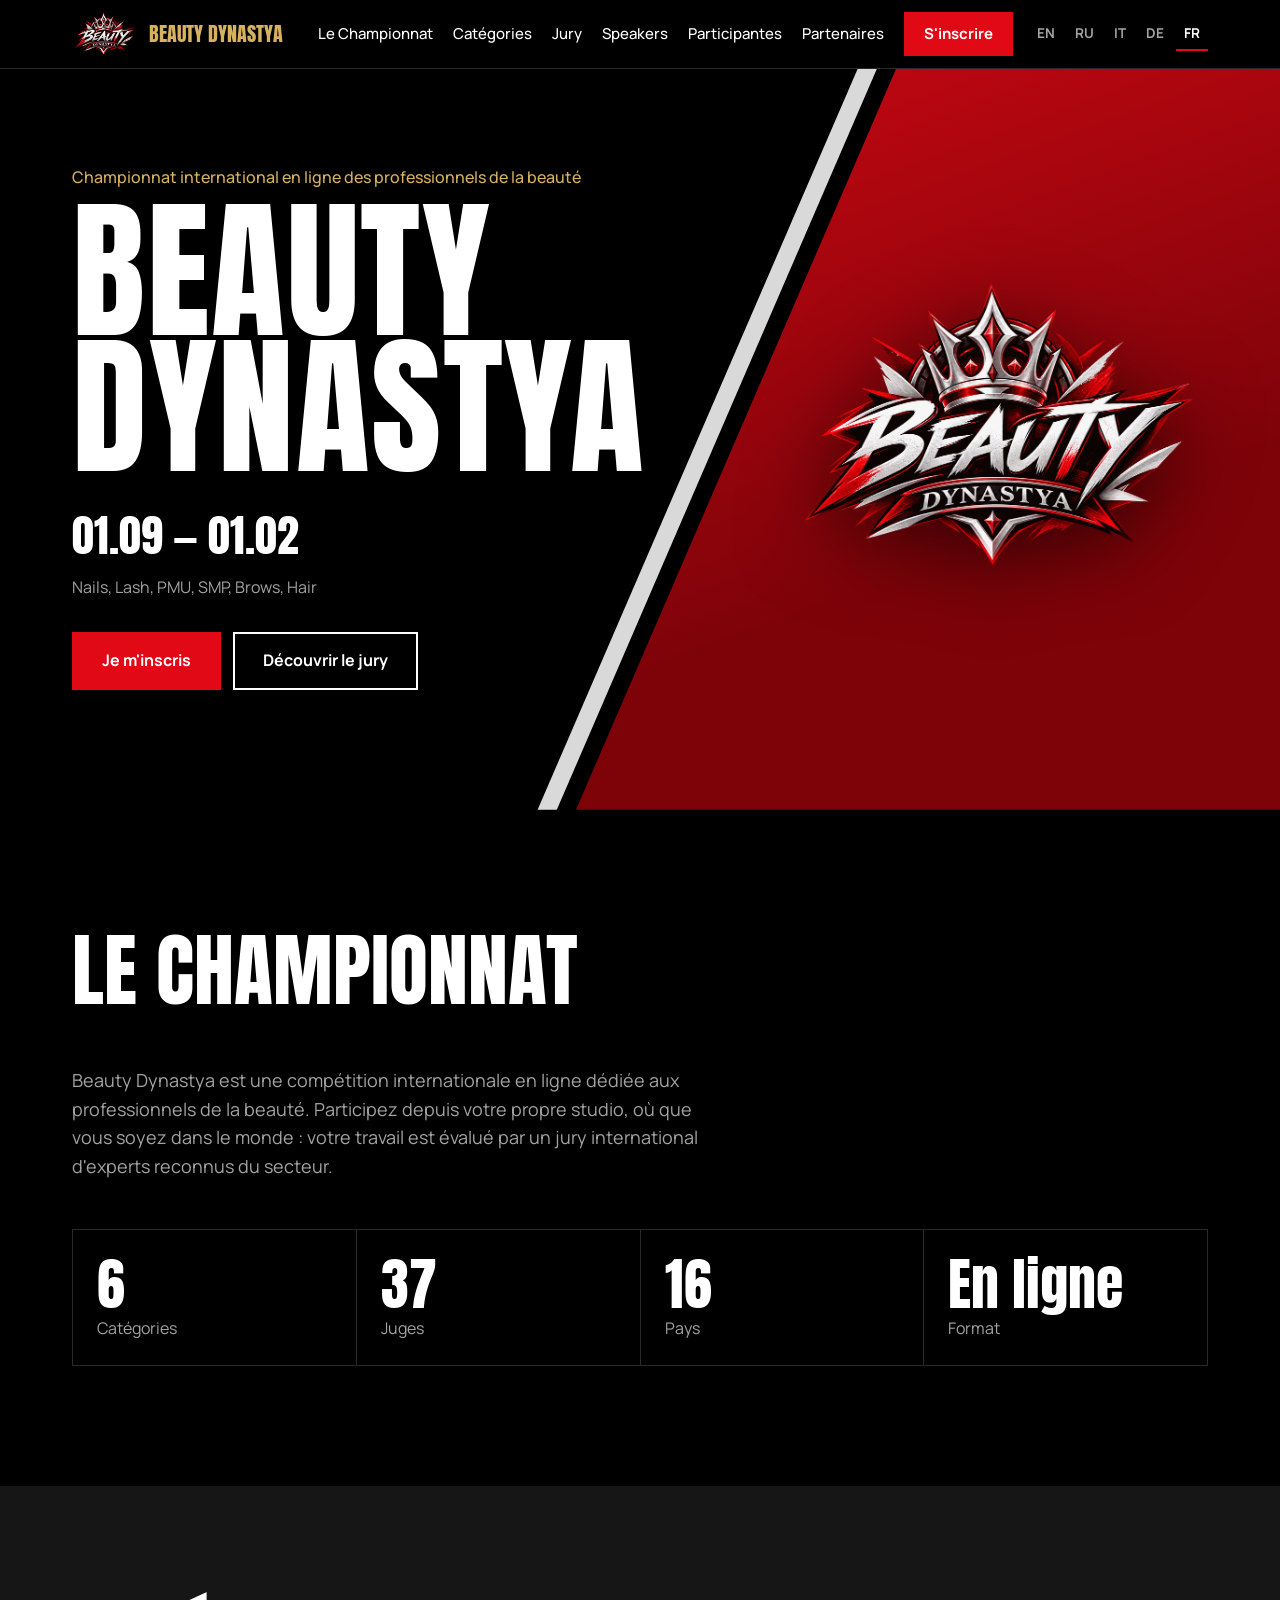
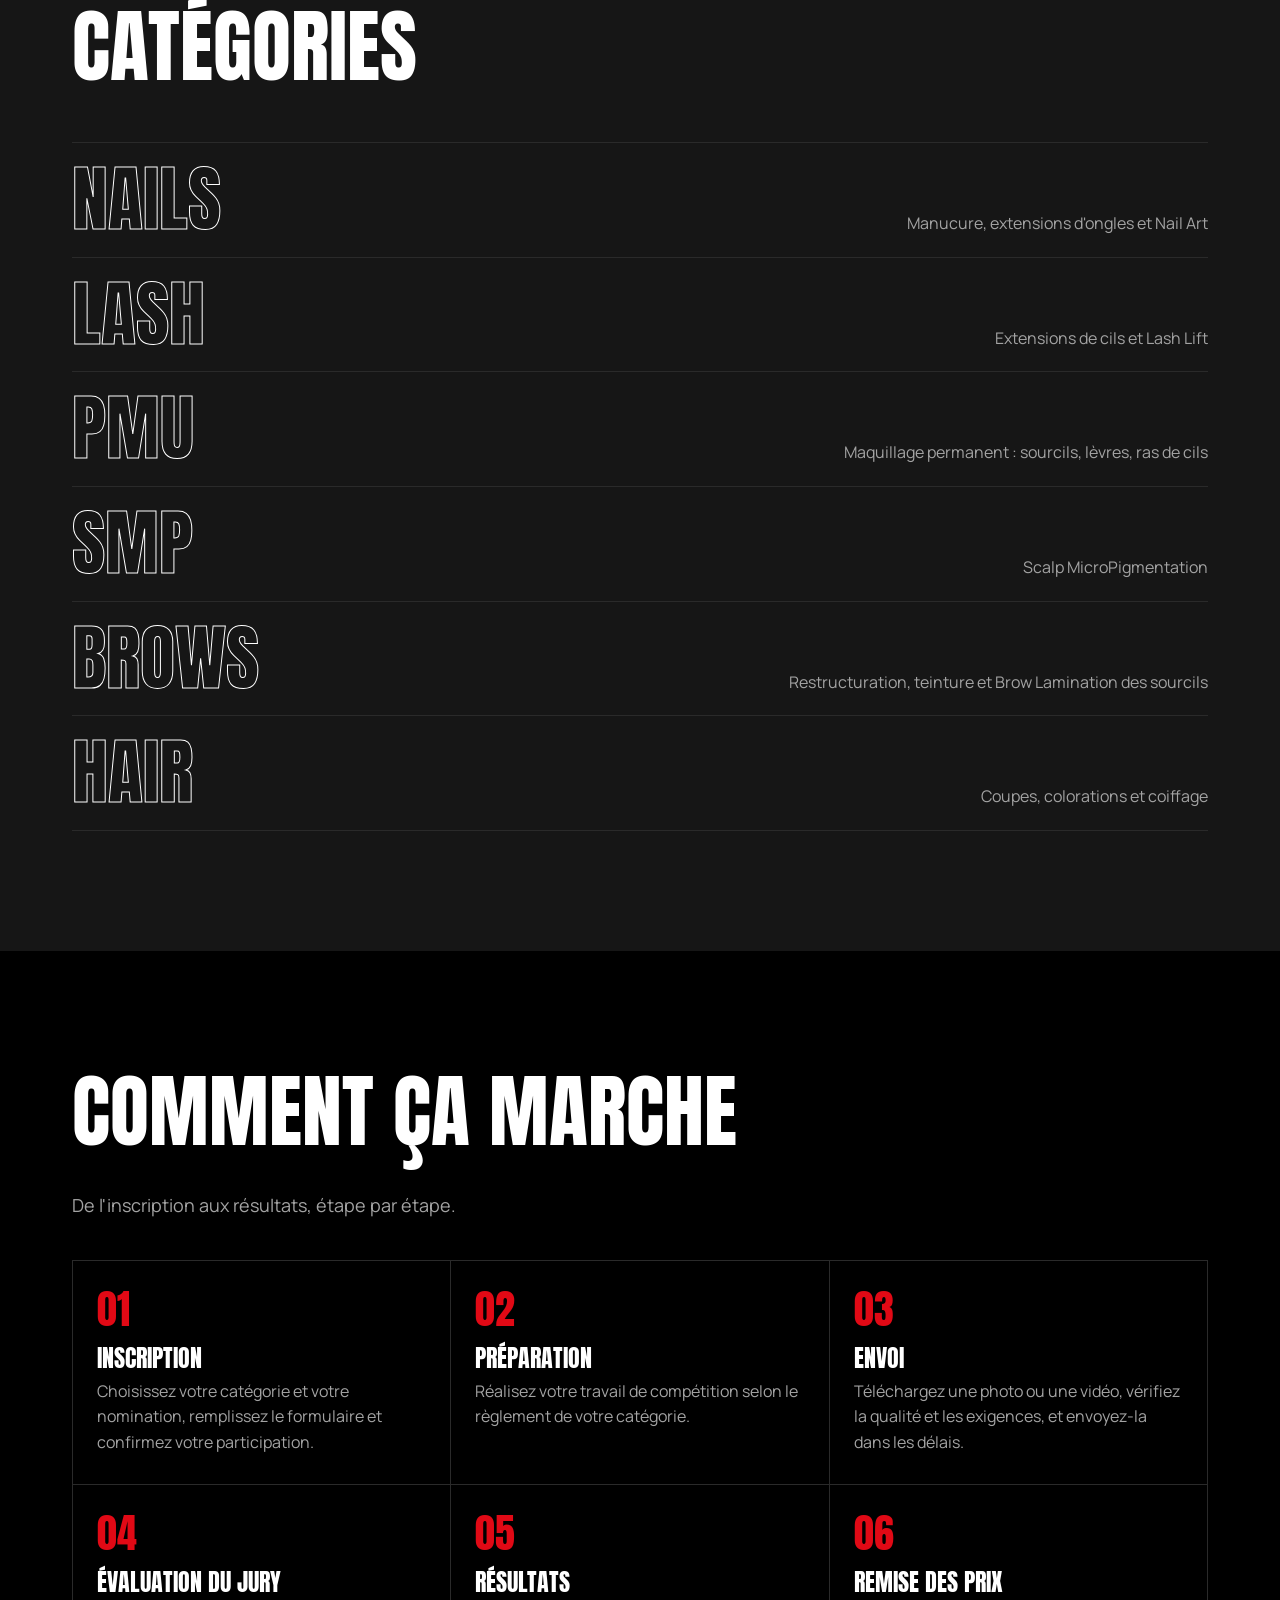
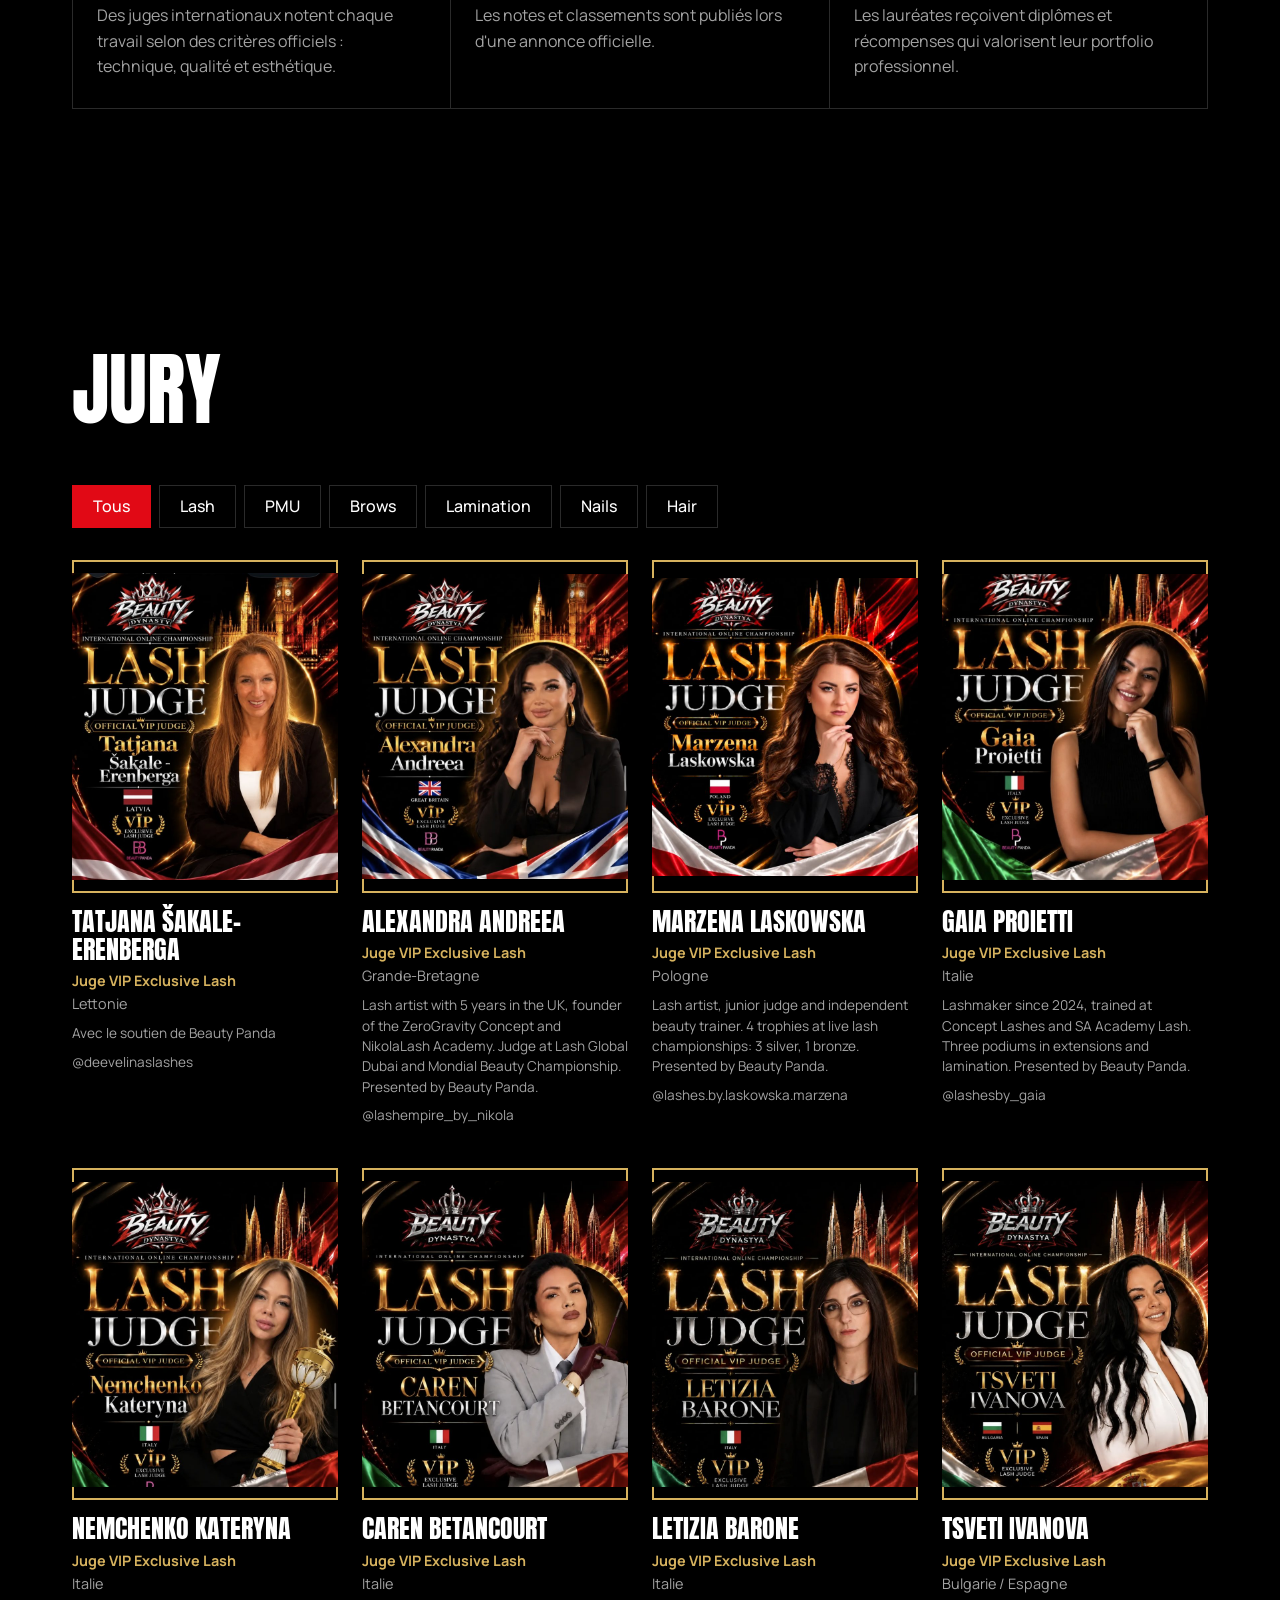
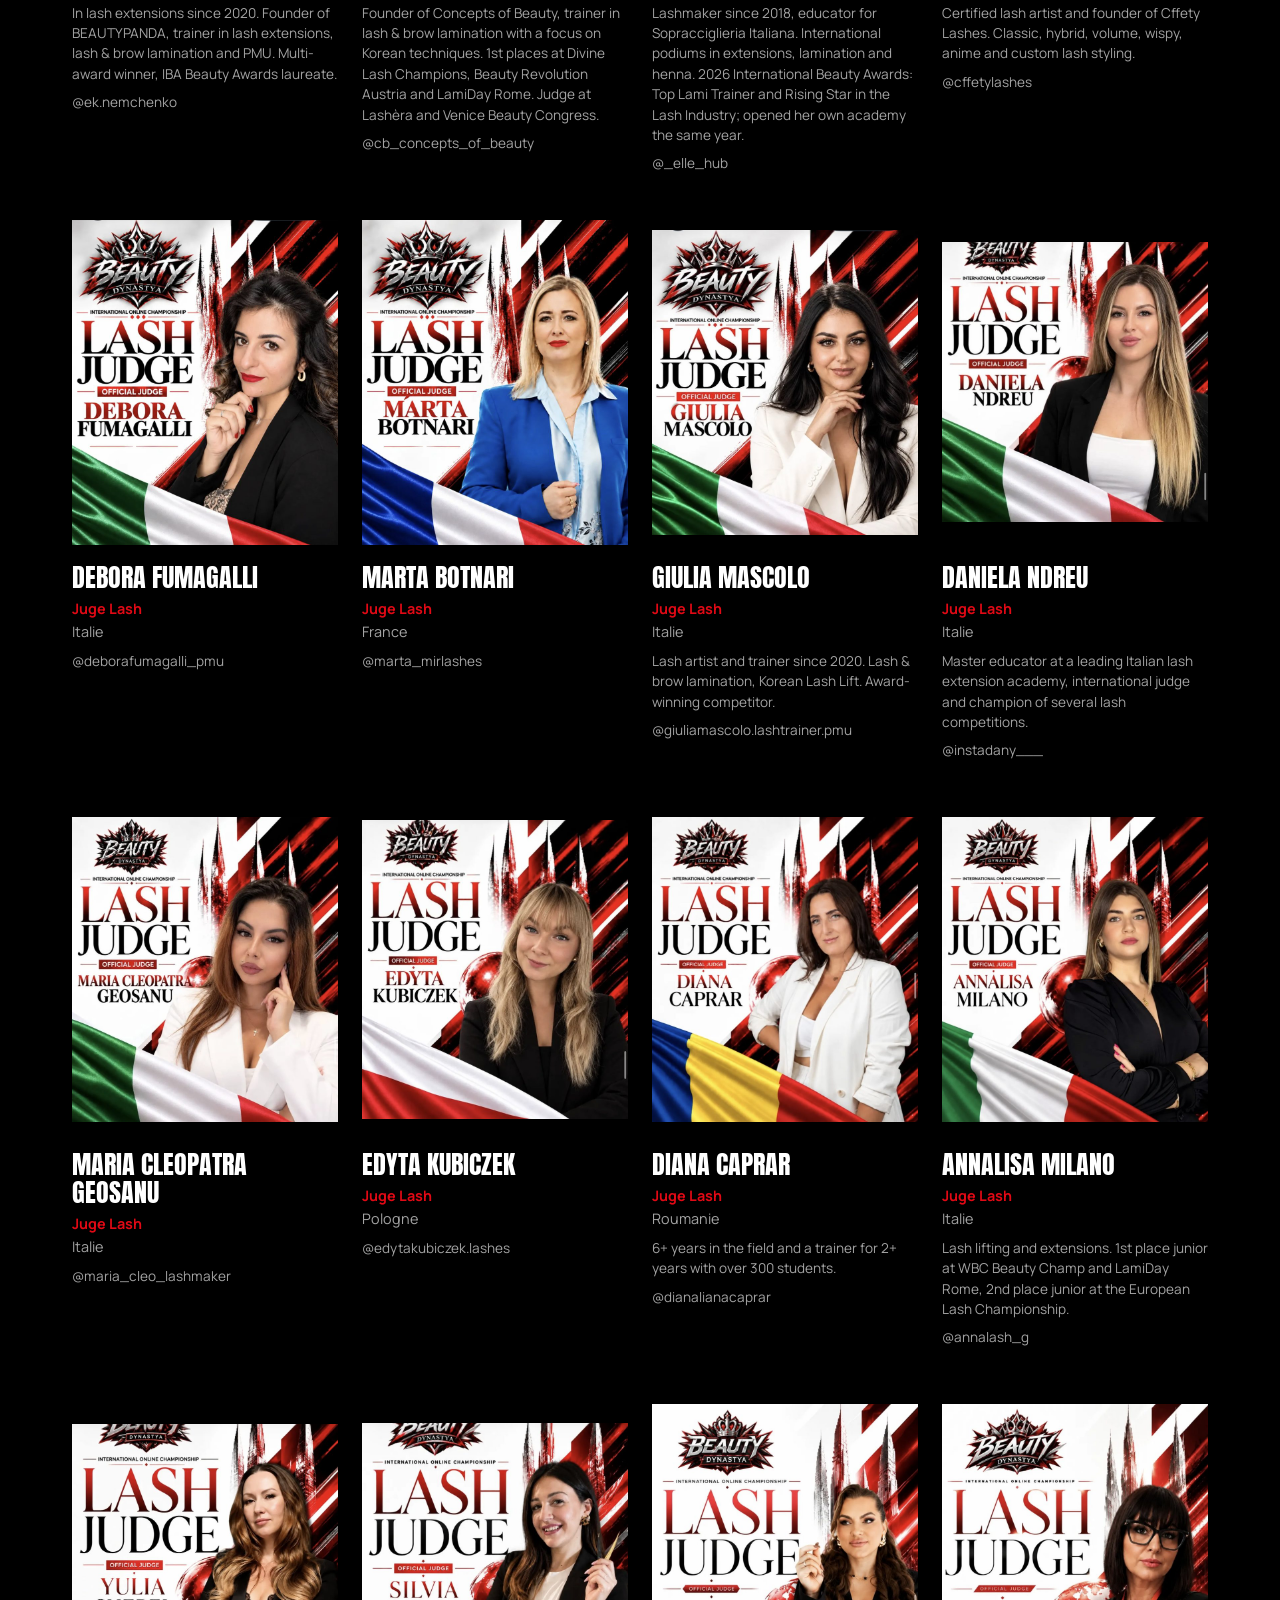
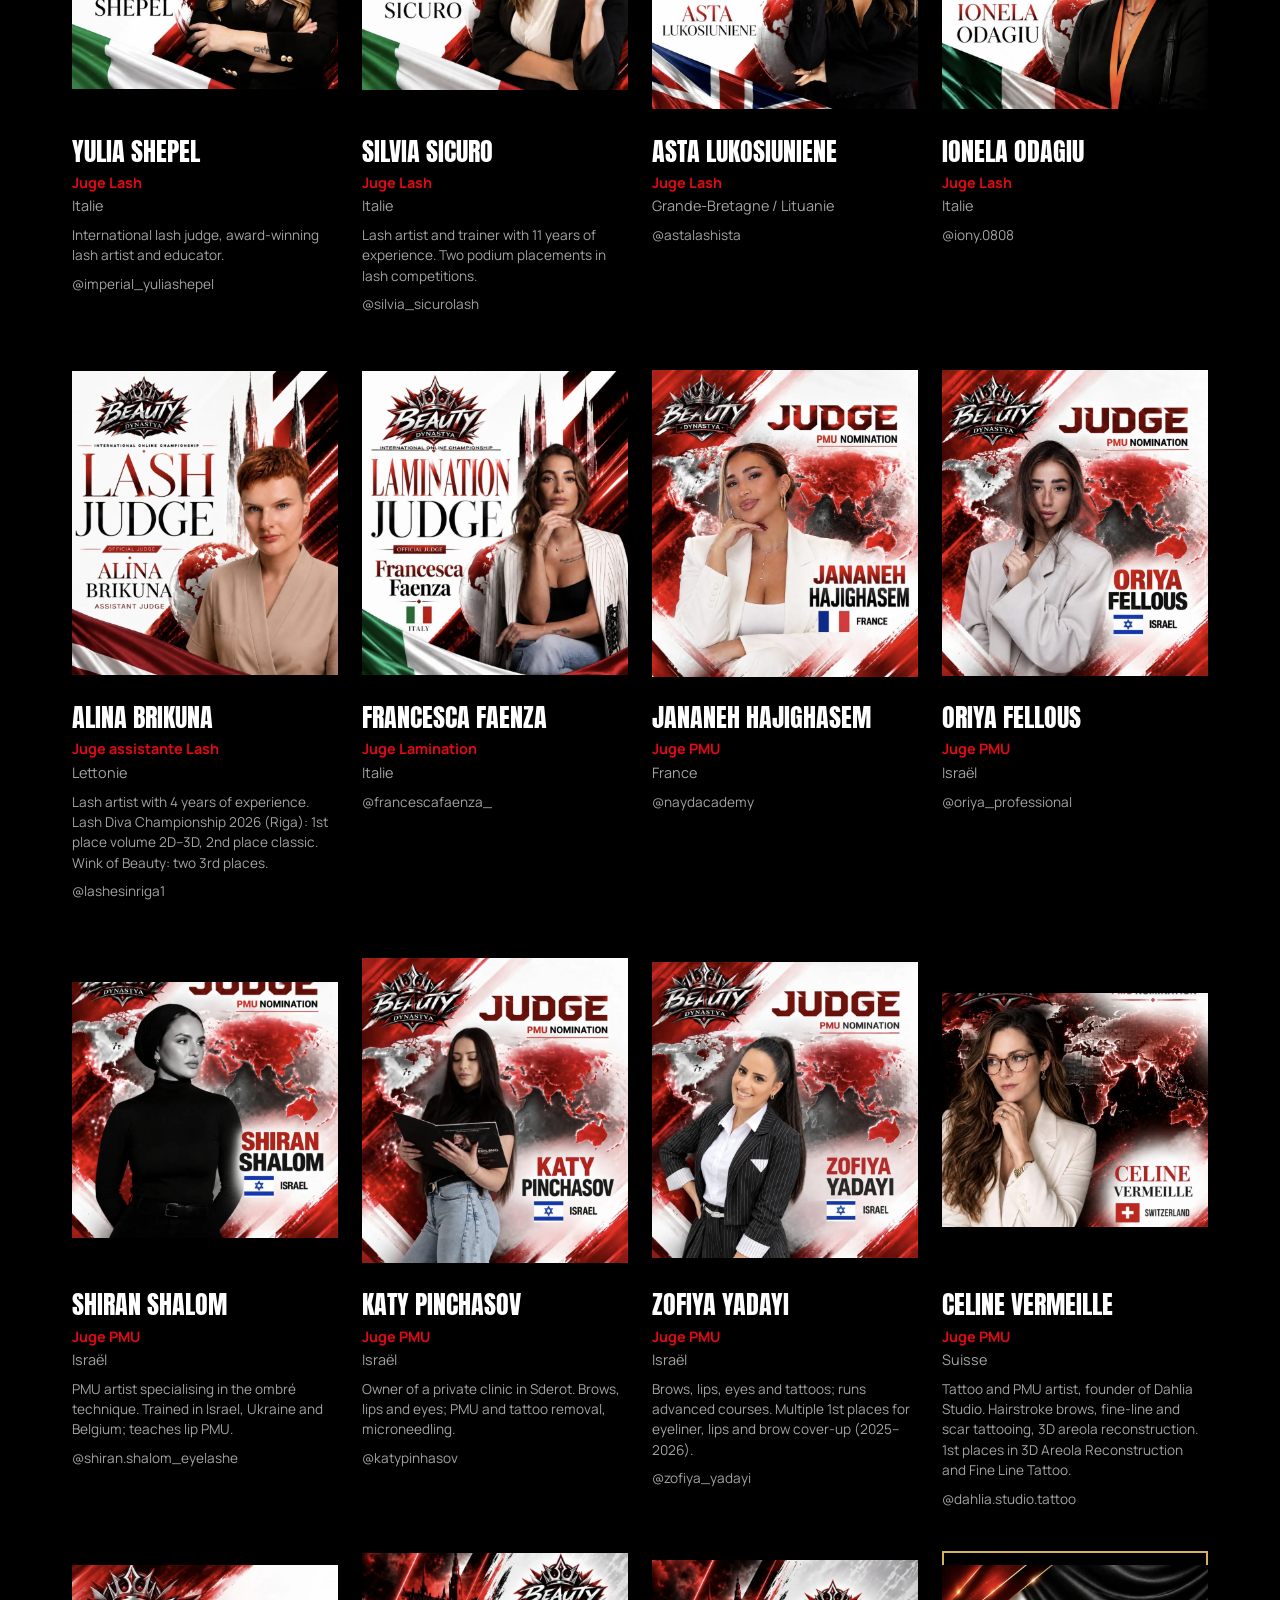
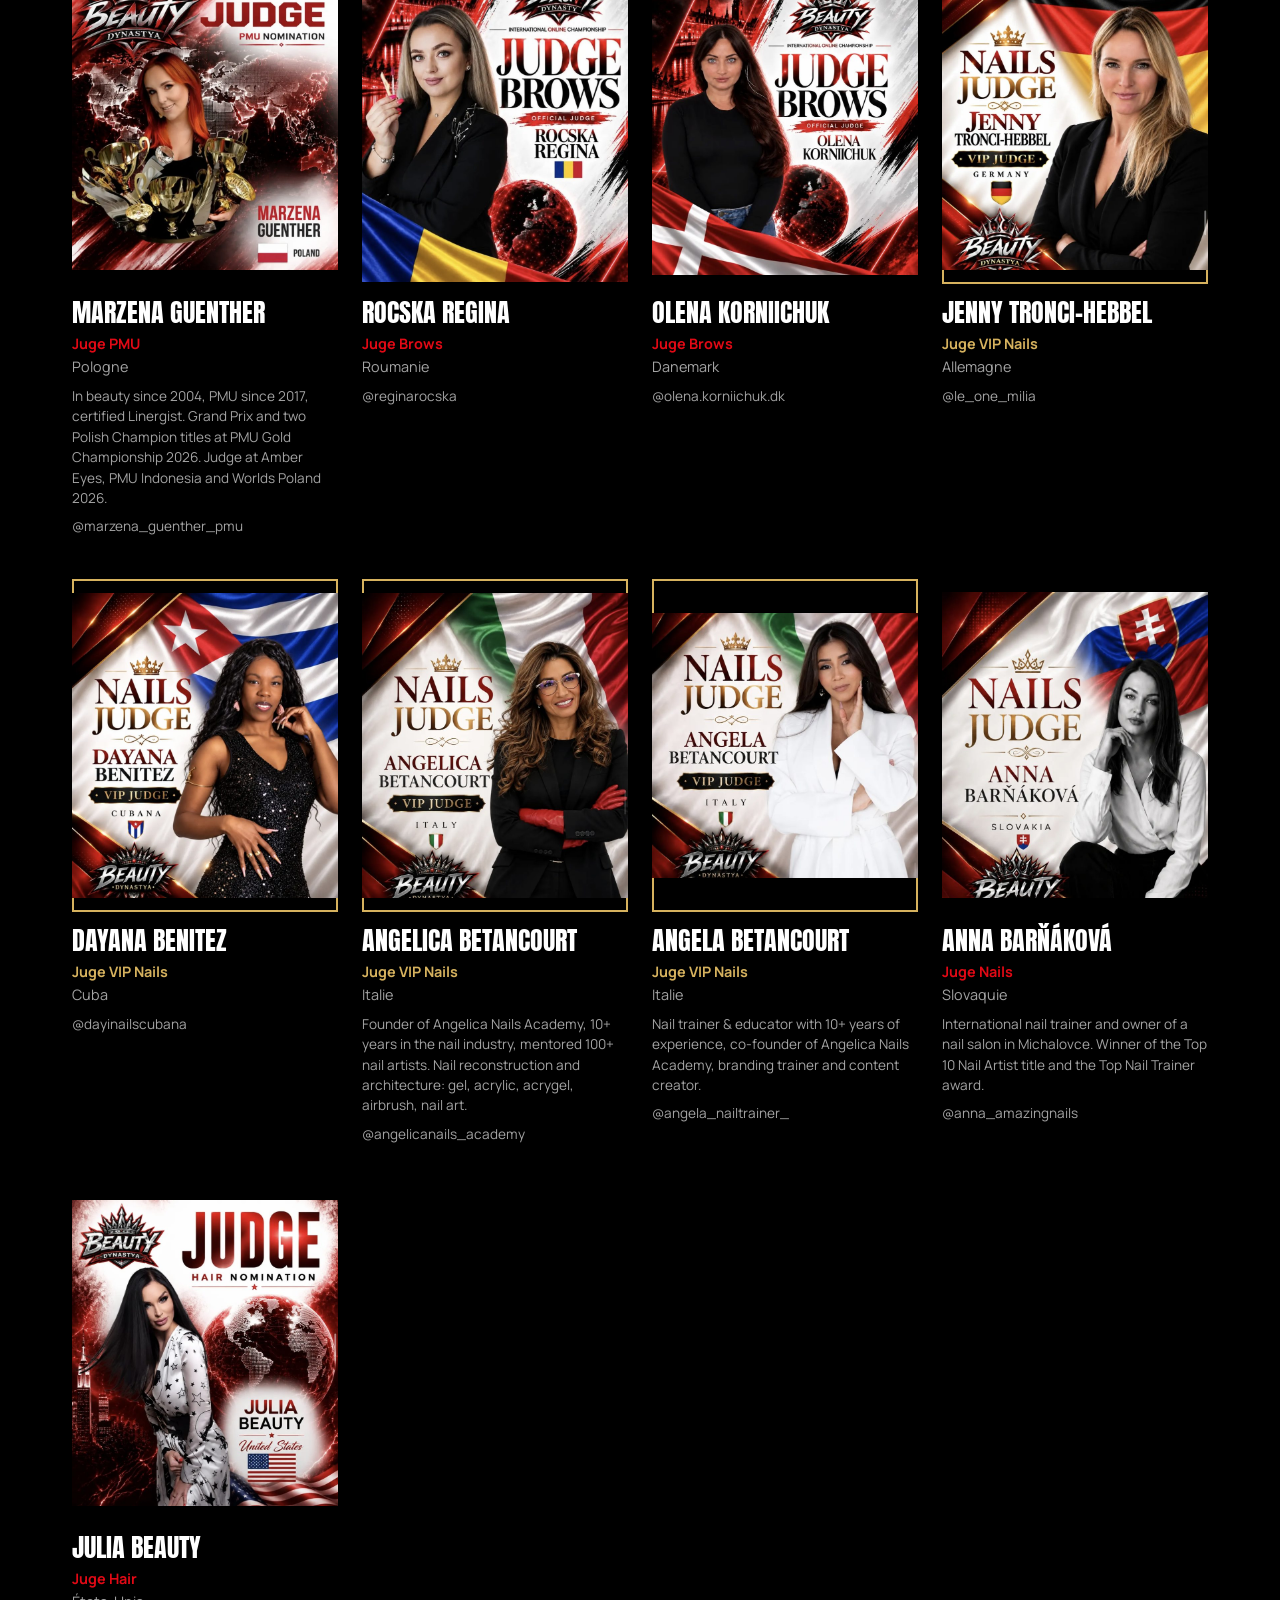
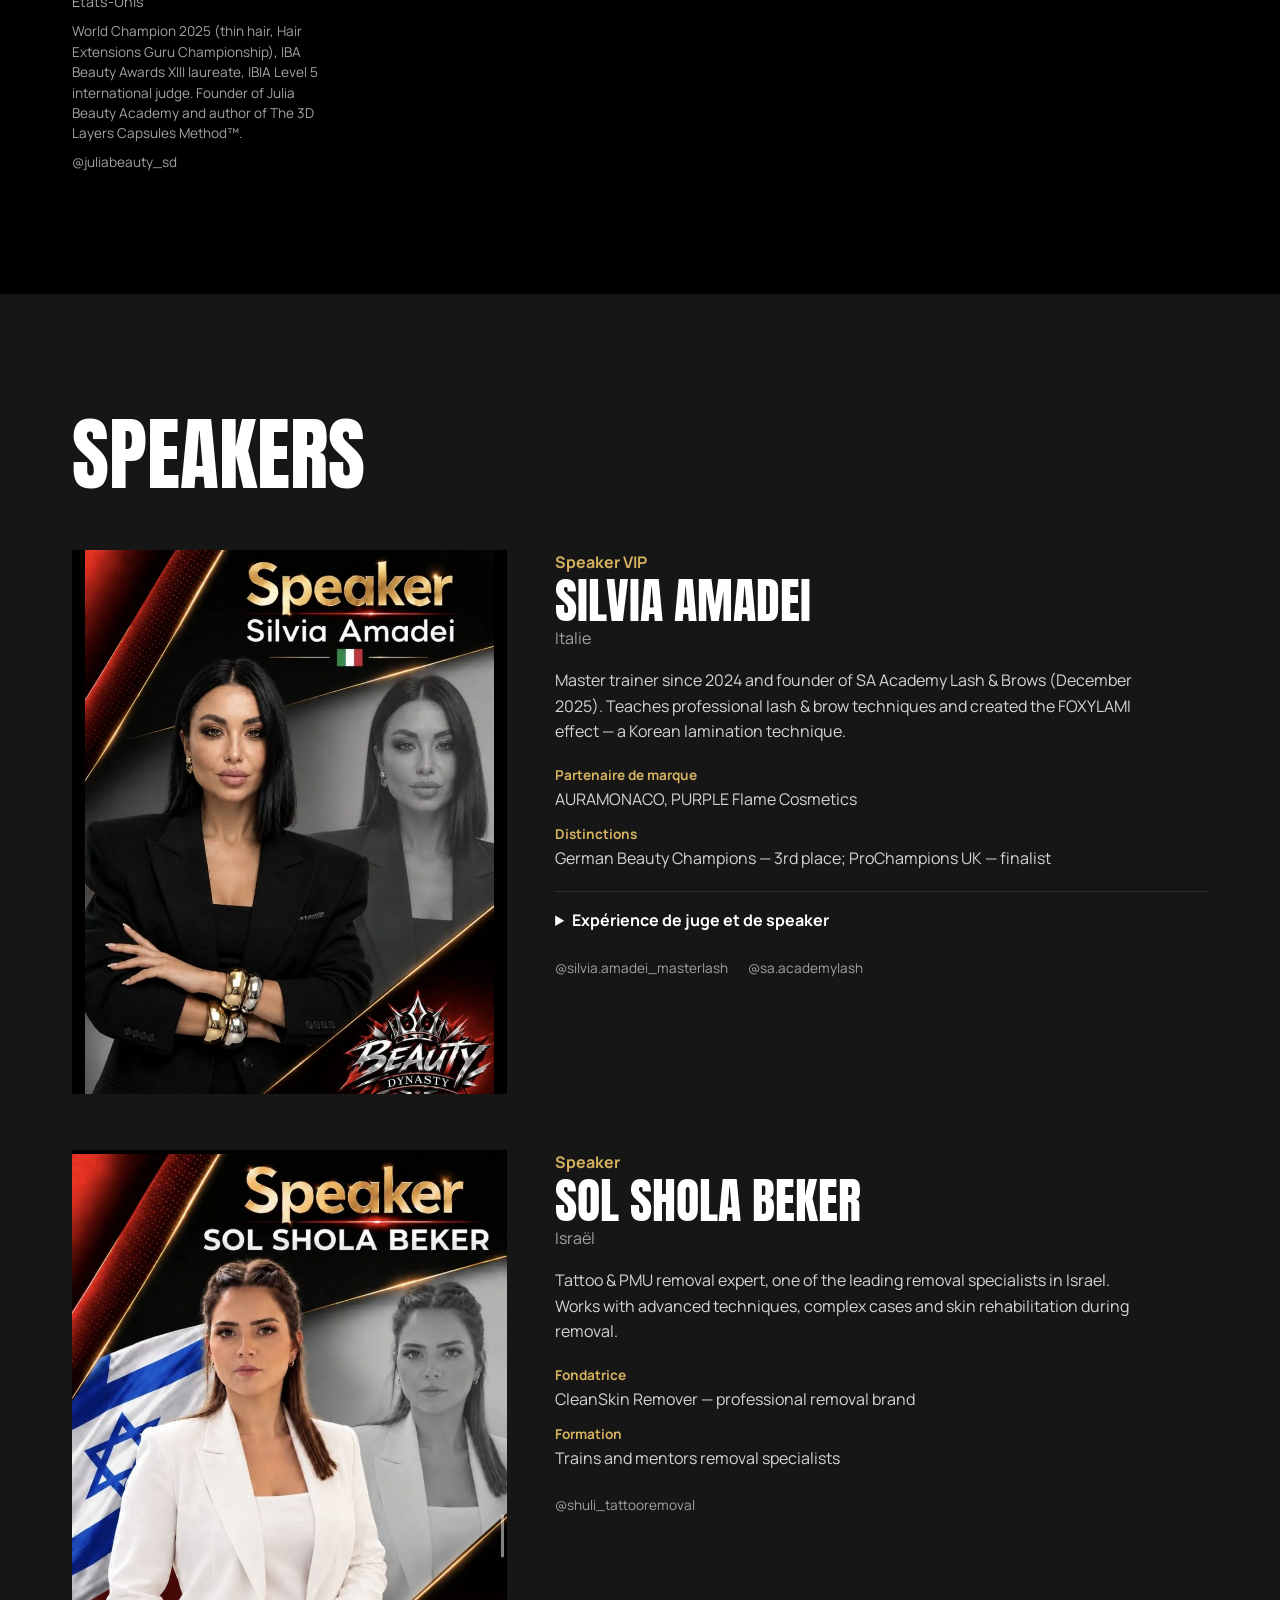
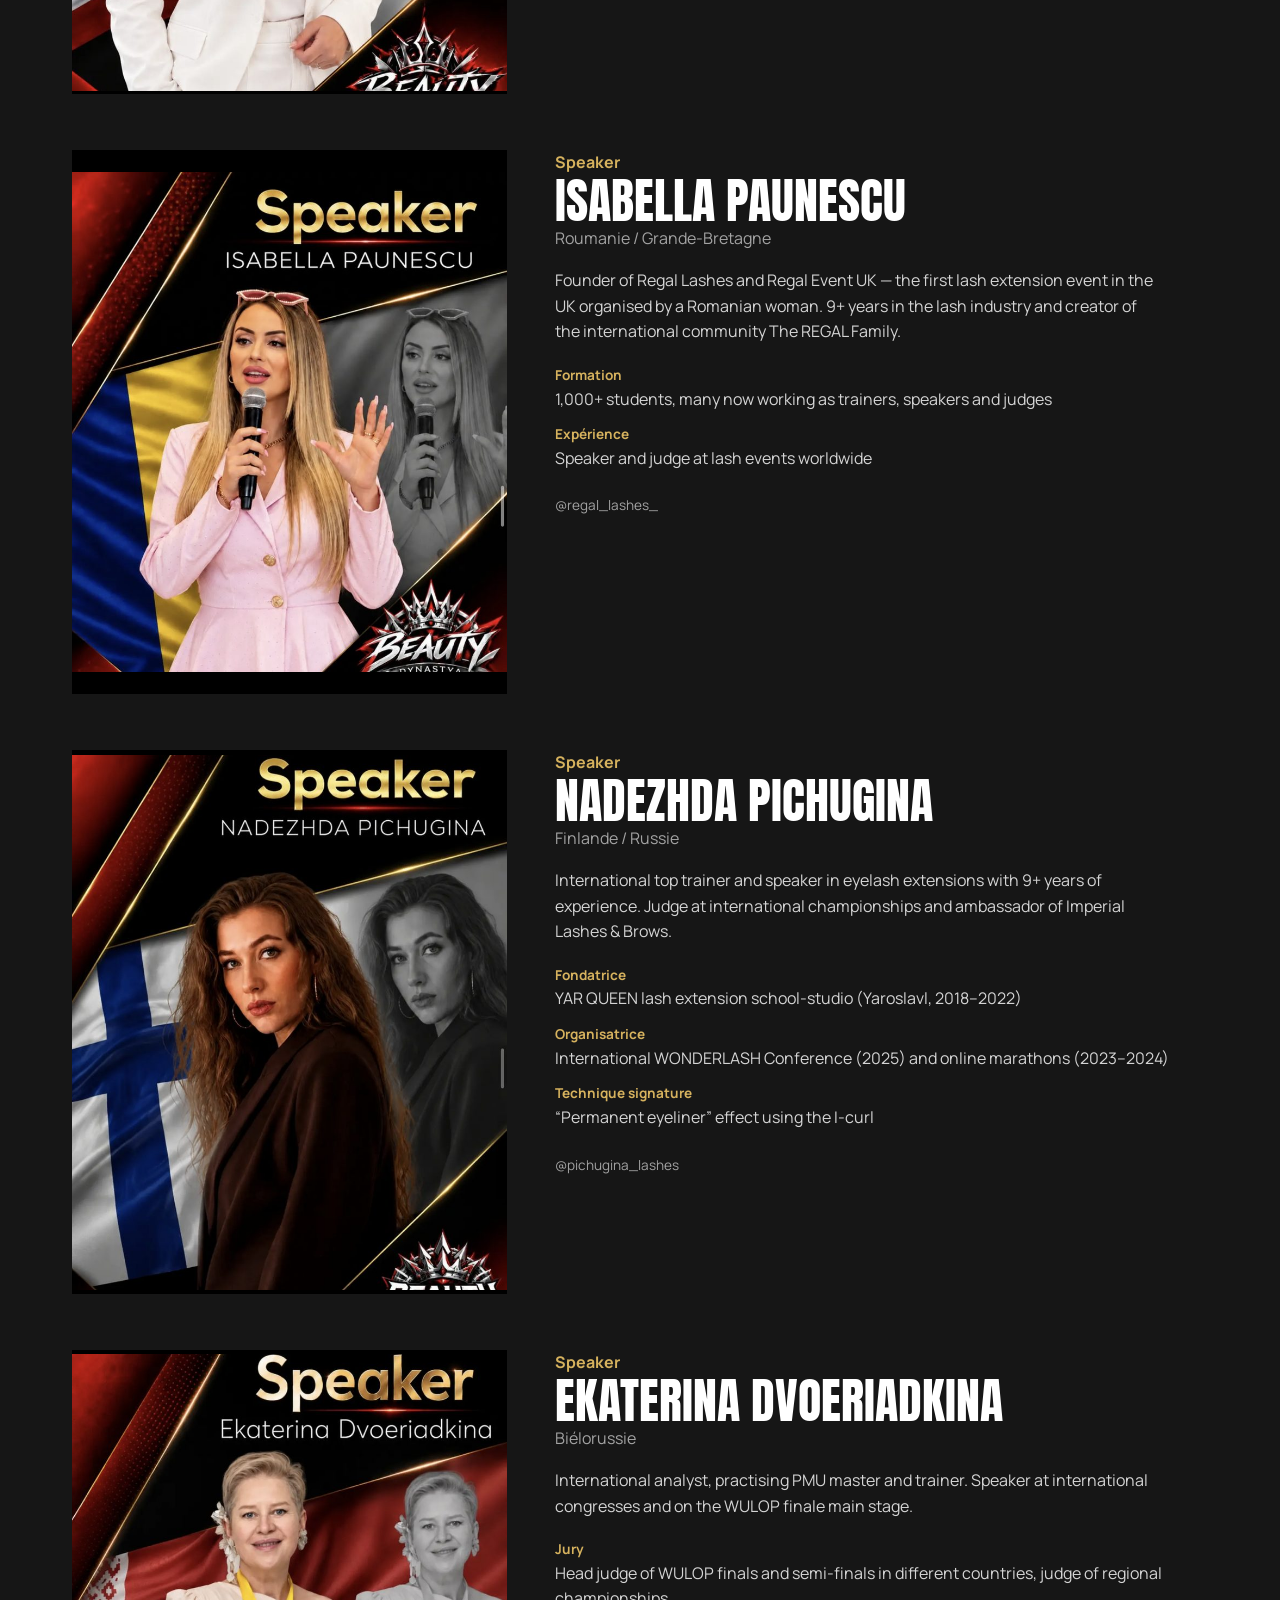
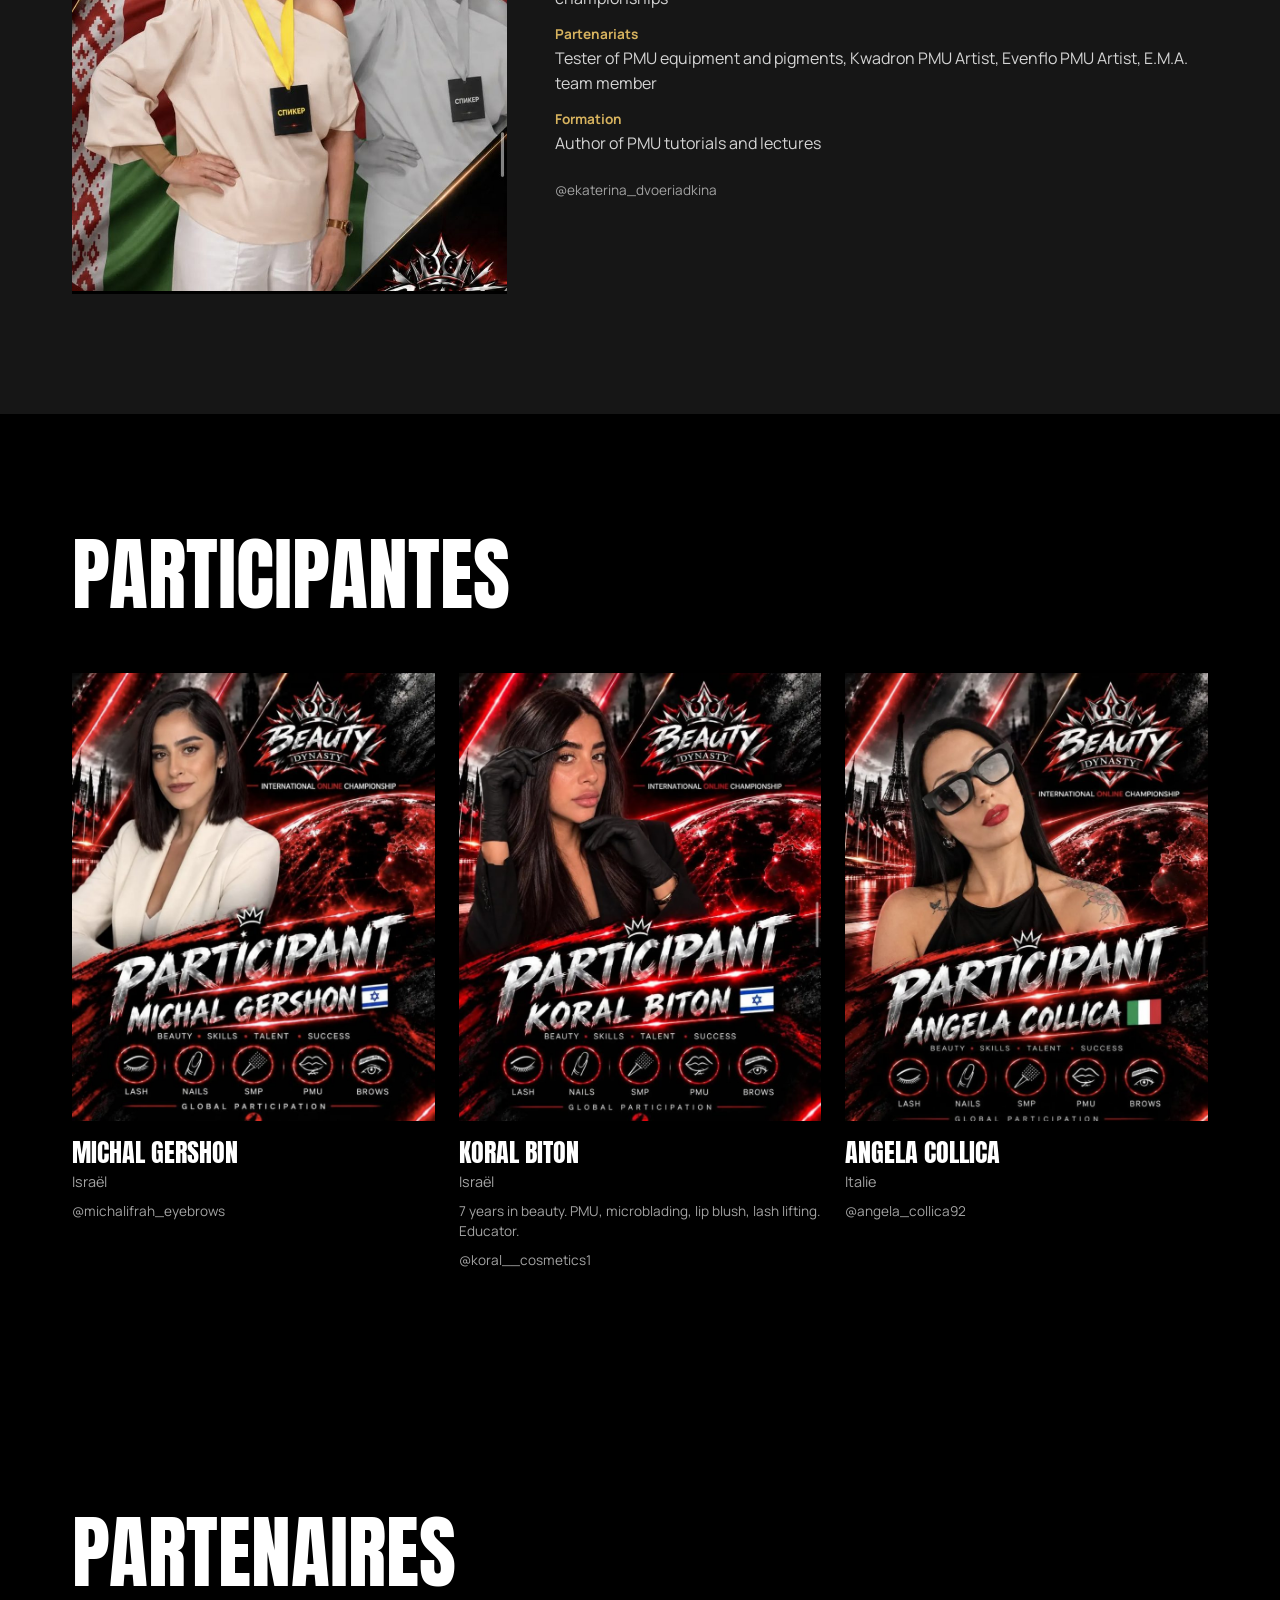
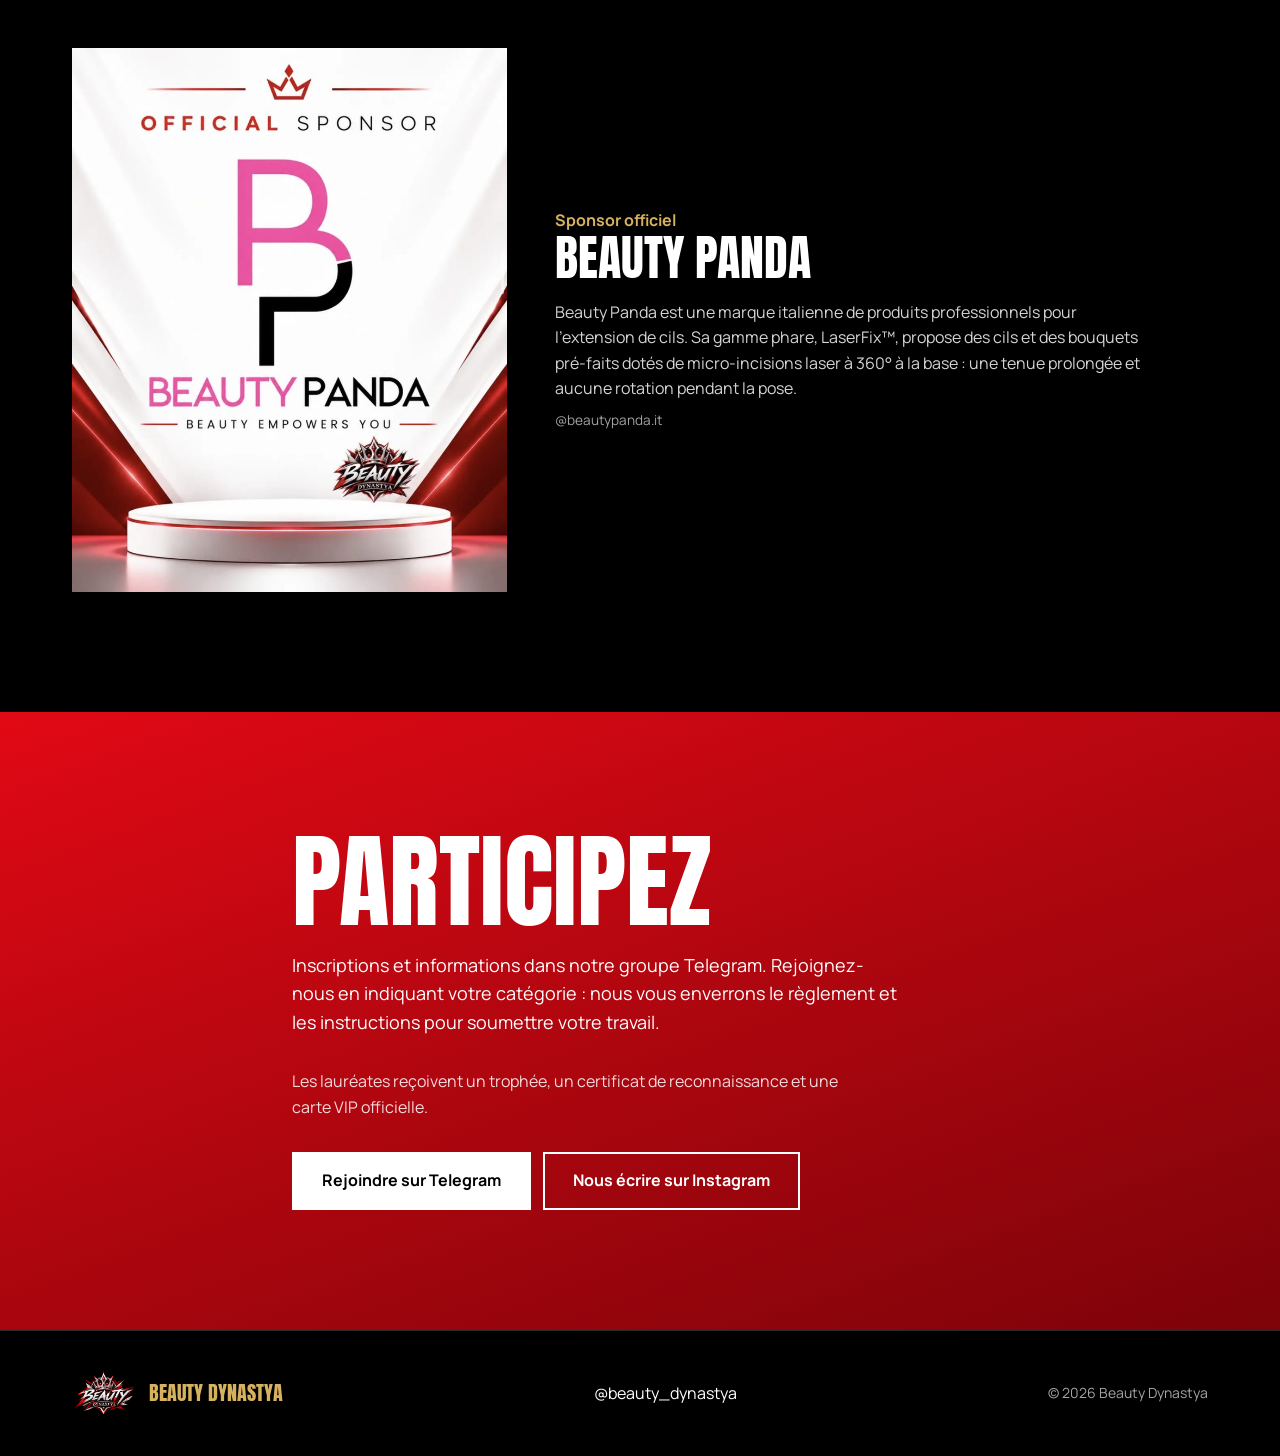
<file: fr/index.html>
<!DOCTYPE html>
<html lang="fr">
<head>
  <meta charset="UTF-8">
  <meta name="viewport" content="width=device-width, initial-scale=1">
  <title>Beauty Dynastya — Championnat international en ligne des professionnels de la beauté</title>
  <meta name="description" content="Championnat international en ligne des professionnels de la beauté : Nails, Lash, PMU, SMP, Brows, Hair. 01.09 — 01.02.">
  <link rel="icon" href="../images/favicon.png" type="image/png">

  <link rel="preconnect" href="https://fonts.googleapis.com">
  <link rel="preconnect" href="https://fonts.gstatic.com" crossorigin>
  <link href="https://fonts.googleapis.com/css2?family=Anton&family=Manrope:wght@400;500;700&display=swap" rel="stylesheet">

  <link rel="stylesheet" href="../css/style.css?v=3">
  <script src="../js/main.js?v=3" defer></script>
</head>
<body>

  <!-- ===== HEADER ===== -->
  <header class="header">
    <div class="container header__inner">
      <a href="#top" class="header__brand">
        <img class="logo" src="../images/logo.png" alt="" width="65" height="45">
        <span>Beauty Dynastya</span>
      </a>

      <!-- Language switcher: always visible, also on phones -->
      <ul class="lang" aria-label="Langue">
        <li><a href="../index.html" hreflang="en" lang="en">EN</a></li>
        <li><a href="../ru/index.html" hreflang="ru" lang="ru">RU</a></li>
        <li><a href="../it/index.html" hreflang="it" lang="it">IT</a></li>
        <li><a href="../de/index.html" hreflang="de" lang="de">DE</a></li>
        <li><a href="index.html" hreflang="fr" aria-current="page">FR</a></li>
      </ul>

      <button class="burger" type="button" aria-label="Ouvrir le menu" aria-expanded="false" aria-controls="nav"
              data-label-open="Ouvrir le menu" data-label-close="Fermer le menu">
        <span></span>
      </button>

      <nav class="nav" id="nav" aria-label="Navigation principale">
        <ul class="nav__list">
          <li><a href="#about">Le Championnat</a></li>
          <li><a href="#nominations">Catégories</a></li>
          <li><a href="#judges">Jury</a></li>
          <li><a href="#speakers">Speakers</a></li>
          <li><a href="#participants">Participantes</a></li>
          <li><a href="#partners">Partenaires</a></li>
          <li><a href="#register" class="btn btn--small" data-open-apply>S'inscrire</a></li>
        </ul>
      </nav>
    </div>
  </header>

  <main id="top">

    <!-- ===== HERO ===== -->
    <section class="hero">
      <div class="container hero__inner">
        <div class="hero__text">
          <p class="hero__kicker">Championnat international en ligne des professionnels de la beauté</p>
          <h1 class="hero__title">Beauty<br>Dynastya</h1>
          <p class="hero__dates"><time>01.09</time> — <time>01.02</time></p>
          <p class="hero__noms">Nails, Lash, PMU, SMP, Brows, Hair</p>
          <div class="hero__actions">
            <a href="#register" class="btn" data-open-apply>Je m'inscris</a>
            <a href="#judges" class="btn btn--ghost">Découvrir le jury</a>
          </div>
        </div>

        <div class="hero__logo">
          <img src="../images/logo.png" alt="Logo Beauty Dynastya" width="900" height="623">
        </div>
      </div>
    </section>

    <!-- ===== ABOUT ===== -->
    <section class="section about" id="about">
      <div class="container about__inner">
        <h2 class="section__title">Le Championnat</h2>
        <p class="about__text">
          Beauty Dynastya est une compétition internationale en ligne dédiée aux professionnels de la beauté. Participez depuis votre propre studio, où que vous soyez dans le monde : votre travail est évalué par un jury international d'experts reconnus du secteur.
        </p>

        <dl class="facts">
          <div class="facts__item"><dt>Catégories</dt><dd>6</dd></div>
          <div class="facts__item"><dt>Juges</dt><dd>37</dd></div>
          <div class="facts__item"><dt>Pays</dt><dd>16</dd></div>
          <div class="facts__item"><dt>Format</dt><dd>En ligne</dd></div>
        </dl>
      </div>
    </section>

    <!-- ===== NOMINATIONS ===== -->
    <section class="section nominations" id="nominations">
      <div class="container">
        <h2 class="section__title">Catégories</h2>
        <ul class="noms">
          <li class="noms__item"><h3>Nails</h3><p>Manucure, extensions d'ongles et Nail Art</p></li>
          <li class="noms__item"><h3>Lash</h3><p>Extensions de cils et Lash Lift</p></li>
          <li class="noms__item"><h3>PMU</h3><p>Maquillage permanent : sourcils, lèvres, ras de cils</p></li>
          <li class="noms__item"><h3>SMP</h3><p>Scalp MicroPigmentation</p></li>
          <li class="noms__item"><h3>Brows</h3><p>Restructuration, teinture et Brow Lamination des sourcils</p></li>
          <li class="noms__item"><h3>Hair</h3><p>Coupes, colorations et coiffage</p></li>
        </ul>
      </div>
    </section>

    <!-- ===== HOW IT WORKS ===== -->
    <section class="section process" id="how">
      <div class="container">
        <h2 class="section__title">Comment ça marche</h2>
        <p class="process__lead">De l'inscription aux résultats, étape par étape.</p>
        <ol class="process__list">
          <li class="process__step">
            <h3 class="process__title">Inscription</h3>
            <p class="process__text">Choisissez votre catégorie et votre nomination, remplissez le formulaire et confirmez votre participation.</p>
          </li>
          <li class="process__step">
            <h3 class="process__title">Préparation</h3>
            <p class="process__text">Réalisez votre travail de compétition selon le règlement de votre catégorie.</p>
          </li>
          <li class="process__step">
            <h3 class="process__title">Envoi</h3>
            <p class="process__text">Téléchargez une photo ou une vidéo, vérifiez la qualité et les exigences, et envoyez-la dans les délais.</p>
          </li>
          <li class="process__step">
            <h3 class="process__title">Évaluation du jury</h3>
            <p class="process__text">Des juges internationaux notent chaque travail selon des critères officiels : technique, qualité et esthétique.</p>
          </li>
          <li class="process__step">
            <h3 class="process__title">Résultats</h3>
            <p class="process__text">Les notes et classements sont publiés lors d'une annonce officielle.</p>
          </li>
          <li class="process__step">
            <h3 class="process__title">Remise des prix</h3>
            <p class="process__text">Les lauréates reçoivent diplômes et récompenses qui valorisent leur portfolio professionnel.</p>
          </li>
        </ol>
      </div>
    </section>

    <!-- ===== JUDGES ===== -->
    <!-- Photo: put a file in images/posters/ with the same name as in src.
         While the file is missing, initials are shown instead. -->
    <section class="section judges" id="judges">
      <div class="container">
        <h2 class="section__title">Jury</h2>

        <div class="filter" role="group" aria-label="Filtrer le jury par catégorie">
          <button class="filter__btn" type="button" data-filter="all" aria-pressed="true">Tous</button>
          <button class="filter__btn" type="button" data-filter="lash" aria-pressed="false">Lash</button>
          <button class="filter__btn" type="button" data-filter="pmu" aria-pressed="false">PMU</button>
          <button class="filter__btn" type="button" data-filter="brows" aria-pressed="false">Brows</button>
          <button class="filter__btn" type="button" data-filter="lamination" aria-pressed="false">Lamination</button>
          <button class="filter__btn" type="button" data-filter="nails" aria-pressed="false">Nails</button>
          <button class="filter__btn" type="button" data-filter="hair" aria-pressed="false">Hair</button>
        </div>

        <ul class="judges__grid">
          <!-- LASH -->
          <li class="judge judge--vip" data-category="lash">
            <div class="photo photo--poster">
              <img src="../images/posters/tatjana-sakale-erenberga.jpg" alt="Tatjana Šakale-Erenberga" loading="lazy">
              <span class="photo__initials" aria-hidden="true">TŠ</span>
            </div>
            <h3 class="judge__name">Tatjana Šakale-Erenberga</h3>
            <p class="judge__role">Juge VIP Exclusive Lash</p>
            <p class="judge__country">Lettonie</p>
            <p class="judge__bio">Avec le soutien de Beauty Panda</p>
            <a class="insta" href="https://www.instagram.com/deevelinaslashes/" target="_blank" rel="noopener">@deevelinaslashes</a>
          </li>
          <li class="judge judge--vip" data-category="lash">
            <div class="photo photo--poster">
              <img src="../images/posters/alexandra-andreea.jpg" alt="Alexandra Andreea" loading="lazy">
              <span class="photo__initials" aria-hidden="true">AA</span>
            </div>
            <h3 class="judge__name">Alexandra Andreea</h3>
            <p class="judge__role">Juge VIP Exclusive Lash</p>
            <p class="judge__country">Grande-Bretagne</p>
            <p class="judge__bio" lang="en">Lash artist with 5 years in the UK, founder of the ZeroGravity Concept and NikolaLash Academy. Judge at Lash Global Dubai and Mondial Beauty Championship. Presented by Beauty Panda.</p>
            <a class="insta" href="https://www.instagram.com/lashempire_by_nikola/" target="_blank" rel="noopener">@lashempire_by_nikola</a>
          </li>
          <li class="judge judge--vip" data-category="lash">
            <div class="photo photo--poster">
              <img src="../images/posters/marzena-laskowska.jpg" alt="Marzena Laskowska" loading="lazy">
              <span class="photo__initials" aria-hidden="true">ML</span>
            </div>
            <h3 class="judge__name">Marzena Laskowska</h3>
            <p class="judge__role">Juge VIP Exclusive Lash</p>
            <p class="judge__country">Pologne</p>
            <p class="judge__bio" lang="en">Lash artist, junior judge and independent beauty trainer. 4 trophies at live lash championships: 3 silver, 1 bronze. Presented by Beauty Panda.</p>
            <a class="insta" href="https://www.instagram.com/lashes.by.laskowska.marzena/" target="_blank" rel="noopener">@lashes.by.laskowska.marzena</a>
          </li>
          <li class="judge judge--vip" data-category="lash">
            <div class="photo photo--poster">
              <img src="../images/posters/gaia-proietti.jpg" alt="Gaia Proietti" loading="lazy">
              <span class="photo__initials" aria-hidden="true">GP</span>
            </div>
            <h3 class="judge__name">Gaia Proietti</h3>
            <p class="judge__role">Juge VIP Exclusive Lash</p>
            <p class="judge__country">Italie</p>
            <p class="judge__bio" lang="en">Lashmaker since 2024, trained at Concept Lashes and SA Academy Lash. Three podiums in extensions and lamination. Presented by Beauty Panda.</p>
            <a class="insta" href="https://www.instagram.com/lashesby_gaia/" target="_blank" rel="noopener">@lashesby_gaia</a>
          </li>
          <li class="judge judge--vip" data-category="lash">
            <div class="photo photo--poster">
              <img src="../images/posters/kateryna-nemchenko.jpg" alt="Nemchenko Kateryna" loading="lazy">
              <span class="photo__initials" aria-hidden="true">NK</span>
            </div>
            <h3 class="judge__name">Nemchenko Kateryna</h3>
            <p class="judge__role">Juge VIP Exclusive Lash</p>
            <p class="judge__country">Italie</p>
            <p class="judge__bio" lang="en">In lash extensions since 2020. Founder of BEAUTYPANDA, trainer in lash extensions, lash &amp; brow lamination and PMU. Multi-award winner, IBA Beauty Awards laureate.</p>
            <a class="insta" href="https://www.instagram.com/ek.nemchenko/" target="_blank" rel="noopener">@ek.nemchenko</a>
          </li>
          <li class="judge judge--vip" data-category="lash">
            <div class="photo photo--poster">
              <img src="../images/posters/caren-betancourt.jpg" alt="Caren Betancourt" loading="lazy">
              <span class="photo__initials" aria-hidden="true">CB</span>
            </div>
            <h3 class="judge__name">Caren Betancourt</h3>
            <p class="judge__role">Juge VIP Exclusive Lash</p>
            <p class="judge__country">Italie</p>
            <p class="judge__bio" lang="en">Founder of Concepts of Beauty, trainer in lash &amp; brow lamination with a focus on Korean techniques. 1st places at Divine Lash Champions, Beauty Revolution Austria and LamiDay Rome. Judge at Lashèra and Venice Beauty Congress.</p>
            <a class="insta" href="https://www.instagram.com/cb_concepts_of_beauty/" target="_blank" rel="noopener">@cb_concepts_of_beauty</a>
          </li>
          <li class="judge judge--vip" data-category="lash">
            <div class="photo photo--poster">
              <img src="../images/posters/letizia-barone.jpg" alt="Letizia Barone" loading="lazy">
              <span class="photo__initials" aria-hidden="true">LB</span>
            </div>
            <h3 class="judge__name">Letizia Barone</h3>
            <p class="judge__role">Juge VIP Exclusive Lash</p>
            <p class="judge__country">Italie</p>
            <p class="judge__bio" lang="en">Lashmaker since 2018, educator for Sopracciglieria Italiana. International podiums in extensions, lamination and henna. 2026 International Beauty Awards: Top Lami Trainer and Rising Star in the Lash Industry; opened her own academy the same year.</p>
            <a class="insta" href="https://www.instagram.com/_elle_hub/" target="_blank" rel="noopener">@_elle_hub</a>
          </li>
          <li class="judge judge--vip" data-category="lash">
            <div class="photo photo--poster">
              <img src="../images/posters/tsveti-ivanova.jpg" alt="Tsveti Ivanova" loading="lazy">
              <span class="photo__initials" aria-hidden="true">TI</span>
            </div>
            <h3 class="judge__name">Tsveti Ivanova</h3>
            <p class="judge__role">Juge VIP Exclusive Lash</p>
            <p class="judge__country">Bulgarie / Espagne</p>
            <p class="judge__bio" lang="en">Certified lash artist and founder of Cffety Lashes. Classic, hybrid, volume, wispy, anime and custom lash styling.</p>
            <a class="insta" href="https://www.instagram.com/cffetylashes/" target="_blank" rel="noopener">@cffetylashes</a>
          </li>
          <li class="judge" data-category="lash">
            <div class="photo photo--poster">
              <img src="../images/posters/debora-fumagalli.jpg" alt="Debora Fumagalli" loading="lazy">
              <span class="photo__initials" aria-hidden="true">DF</span>
            </div>
            <h3 class="judge__name">Debora Fumagalli</h3>
            <p class="judge__role">Juge Lash</p>
            <p class="judge__country">Italie</p>
            <a class="insta" href="https://www.instagram.com/deborafumagalli_pmu/" target="_blank" rel="noopener">@deborafumagalli_pmu</a>
          </li>
          <li class="judge" data-category="lash">
            <div class="photo photo--poster">
              <img src="../images/posters/marta-botnari.jpg" alt="Marta Botnari" loading="lazy">
              <span class="photo__initials" aria-hidden="true">MB</span>
            </div>
            <h3 class="judge__name">Marta Botnari</h3>
            <p class="judge__role">Juge Lash</p>
            <p class="judge__country">France</p>
            <a class="insta" href="https://www.instagram.com/marta_mirlashes/" target="_blank" rel="noopener">@marta_mirlashes</a>
          </li>
          <li class="judge" data-category="lash">
            <div class="photo photo--poster">
              <img src="../images/posters/giulia-mascolo.jpg" alt="Giulia Mascolo" loading="lazy">
              <span class="photo__initials" aria-hidden="true">GM</span>
            </div>
            <h3 class="judge__name">Giulia Mascolo</h3>
            <p class="judge__role">Juge Lash</p>
            <p class="judge__country">Italie</p>
            <p class="judge__bio" lang="en">Lash artist and trainer since 2020. Lash &amp; brow lamination, Korean Lash Lift. Award-winning competitor.</p>
            <a class="insta" href="https://www.instagram.com/giuliamascolo.lashtrainer.pmu/" target="_blank" rel="noopener">@giuliamascolo.lashtrainer.pmu</a>
          </li>
          <li class="judge" data-category="lash">
            <div class="photo photo--poster">
              <img src="../images/posters/daniela-ndreu.jpg" alt="Daniela Ndreu" loading="lazy">
              <span class="photo__initials" aria-hidden="true">DN</span>
            </div>
            <h3 class="judge__name">Daniela Ndreu</h3>
            <p class="judge__role">Juge Lash</p>
            <p class="judge__country">Italie</p>
            <p class="judge__bio" lang="en">Master educator at a leading Italian lash extension academy, international judge and champion of several lash competitions.</p>
            <a class="insta" href="https://www.instagram.com/instadany___/" target="_blank" rel="noopener">@instadany___</a>
          </li>
          <li class="judge" data-category="lash">
            <div class="photo photo--poster">
              <img src="../images/posters/maria-cleopatra-geosanu.jpg" alt="Maria Cleopatra Geosanu" loading="lazy">
              <span class="photo__initials" aria-hidden="true">MG</span>
            </div>
            <h3 class="judge__name">Maria Cleopatra Geosanu</h3>
            <p class="judge__role">Juge Lash</p>
            <p class="judge__country">Italie</p>
            <a class="insta" href="https://www.instagram.com/maria_cleo_lashmaker/" target="_blank" rel="noopener">@maria_cleo_lashmaker</a>
          </li>
          <li class="judge" data-category="lash">
            <div class="photo photo--poster">
              <img src="../images/posters/edyta-kubiczek.jpg" alt="Edyta Kubiczek" loading="lazy">
              <span class="photo__initials" aria-hidden="true">EK</span>
            </div>
            <h3 class="judge__name">Edyta Kubiczek</h3>
            <p class="judge__role">Juge Lash</p>
            <p class="judge__country">Pologne</p>
            <a class="insta" href="https://www.instagram.com/edytakubiczek.lashes/" target="_blank" rel="noopener">@edytakubiczek.lashes</a>
          </li>
          <li class="judge" data-category="lash">
            <div class="photo photo--poster">
              <img src="../images/posters/diana-caprar.jpg" alt="Diana Caprar" loading="lazy">
              <span class="photo__initials" aria-hidden="true">DC</span>
            </div>
            <h3 class="judge__name">Diana Caprar</h3>
            <p class="judge__role">Juge Lash</p>
            <p class="judge__country">Roumanie</p>
            <p class="judge__bio" lang="en">6+ years in the field and a trainer for 2+ years with over 300 students.</p>
            <a class="insta" href="https://www.instagram.com/dianalianacaprar/" target="_blank" rel="noopener">@dianalianacaprar</a>
          </li>
          <li class="judge" data-category="lash">
            <div class="photo photo--poster">
              <img src="../images/posters/annalisa-milano.jpg" alt="Annalisa Milano" loading="lazy">
              <span class="photo__initials" aria-hidden="true">AM</span>
            </div>
            <h3 class="judge__name">Annalisa Milano</h3>
            <p class="judge__role">Juge Lash</p>
            <p class="judge__country">Italie</p>
            <p class="judge__bio" lang="en">Lash lifting and extensions. 1st place junior at WBC Beauty Champ and LamiDay Rome, 2nd place junior at the European Lash Championship.</p>
            <a class="insta" href="https://www.instagram.com/annalash_g/" target="_blank" rel="noopener">@annalash_g</a>
          </li>
          <li class="judge" data-category="lash">
            <div class="photo photo--poster">
              <img src="../images/posters/yulia-shepel.jpg" alt="Yulia Shepel" loading="lazy">
              <span class="photo__initials" aria-hidden="true">YS</span>
            </div>
            <h3 class="judge__name">Yulia Shepel</h3>
            <p class="judge__role">Juge Lash</p>
            <p class="judge__country">Italie</p>
            <p class="judge__bio" lang="en">International lash judge, award-winning lash artist and educator.</p>
            <a class="insta" href="https://www.instagram.com/imperial_yuliashepel/" target="_blank" rel="noopener">@imperial_yuliashepel</a>
          </li>
          <li class="judge" data-category="lash">
            <div class="photo photo--poster">
              <img src="../images/posters/silvia-sicuro.jpg" alt="Silvia Sicuro" loading="lazy">
              <span class="photo__initials" aria-hidden="true">SS</span>
            </div>
            <h3 class="judge__name">Silvia Sicuro</h3>
            <p class="judge__role">Juge Lash</p>
            <p class="judge__country">Italie</p>
            <p class="judge__bio" lang="en">Lash artist and trainer with 11 years of experience. Two podium placements in lash competitions.</p>
            <a class="insta" href="https://www.instagram.com/silvia_sicurolash/" target="_blank" rel="noopener">@silvia_sicurolash</a>
          </li>
          <li class="judge" data-category="lash">
            <div class="photo photo--poster">
              <img src="../images/posters/asta-lukosiuniene.jpg" alt="Asta Lukosiuniene" loading="lazy">
              <span class="photo__initials" aria-hidden="true">AL</span>
            </div>
            <h3 class="judge__name">Asta Lukosiuniene</h3>
            <p class="judge__role">Juge Lash</p>
            <p class="judge__country">Grande-Bretagne / Lituanie</p>
            <a class="insta" href="https://www.instagram.com/astalashista/" target="_blank" rel="noopener">@astalashista</a>
          </li>
          <li class="judge" data-category="lash">
            <div class="photo photo--poster">
              <img src="../images/posters/ionela-odagiu.jpg" alt="Ionela Odagiu" loading="lazy">
              <span class="photo__initials" aria-hidden="true">IO</span>
            </div>
            <h3 class="judge__name">Ionela Odagiu</h3>
            <p class="judge__role">Juge Lash</p>
            <p class="judge__country">Italie</p>
            <a class="insta" href="https://www.instagram.com/iony.0808/" target="_blank" rel="noopener">@iony.0808</a>
          </li>
          <li class="judge" data-category="lash">
            <div class="photo photo--poster">
              <img src="../images/posters/alina-brikuna.jpg" alt="Alina Brikuna" loading="lazy">
              <span class="photo__initials" aria-hidden="true">AB</span>
            </div>
            <h3 class="judge__name">Alina Brikuna</h3>
            <p class="judge__role">Juge assistante Lash</p>
            <p class="judge__country">Lettonie</p>
            <p class="judge__bio" lang="en">Lash artist with 4 years of experience. Lash Diva Championship 2026 (Riga): 1st place volume 2D–3D, 2nd place classic. Wink of Beauty: two 3rd places.</p>
            <a class="insta" href="https://www.instagram.com/lashesinriga1/" target="_blank" rel="noopener">@lashesinriga1</a>
          </li>

          <!-- LAMINATION -->
          <li class="judge" data-category="lamination">
            <div class="photo photo--poster">
              <img src="../images/posters/francesca-faenza.jpg" alt="Francesca Faenza" loading="lazy">
              <span class="photo__initials" aria-hidden="true">FF</span>
            </div>
            <h3 class="judge__name">Francesca Faenza</h3>
            <p class="judge__role">Juge Lamination</p>
            <p class="judge__country">Italie</p>
            <a class="insta" href="https://www.instagram.com/francescafaenza_/" target="_blank" rel="noopener">@francescafaenza_</a>
          </li>

          <!-- PMU -->
          <li class="judge" data-category="pmu">
            <div class="photo photo--poster">
              <img src="../images/posters/jananeh-hajighasem.jpg" alt="Jananeh Hajighasem" loading="lazy">
              <span class="photo__initials" aria-hidden="true">JH</span>
            </div>
            <h3 class="judge__name">Jananeh Hajighasem</h3>
            <p class="judge__role">Juge PMU</p>
            <p class="judge__country">France</p>
            <a class="insta" href="https://www.instagram.com/naydacademy/" target="_blank" rel="noopener">@naydacademy</a>
          </li>
          <li class="judge" data-category="pmu">
            <div class="photo photo--poster">
              <img src="../images/posters/oriya-fellous.jpg" alt="Oriya Fellous" loading="lazy">
              <span class="photo__initials" aria-hidden="true">OF</span>
            </div>
            <h3 class="judge__name">Oriya Fellous</h3>
            <p class="judge__role">Juge PMU</p>
            <p class="judge__country">Israël</p>
            <a class="insta" href="https://www.instagram.com/oriya_professional/" target="_blank" rel="noopener">@oriya_professional</a>
          </li>
          <li class="judge" data-category="pmu">
            <div class="photo photo--poster">
              <img src="../images/posters/shiran-shalom.jpg" alt="Shiran Shalom" loading="lazy">
              <span class="photo__initials" aria-hidden="true">SS</span>
            </div>
            <h3 class="judge__name">Shiran Shalom</h3>
            <p class="judge__role">Juge PMU</p>
            <p class="judge__country">Israël</p>
            <p class="judge__bio" lang="en">PMU artist specialising in the ombré technique. Trained in Israel, Ukraine and Belgium; teaches lip PMU.</p>
            <a class="insta" href="https://www.instagram.com/shiran.shalom_eyelashe/" target="_blank" rel="noopener">@shiran.shalom_eyelashe</a>
          </li>
          <li class="judge" data-category="pmu">
            <div class="photo photo--poster">
              <img src="../images/posters/katy-pinchasov.jpg" alt="Katy Pinchasov" loading="lazy">
              <span class="photo__initials" aria-hidden="true">KP</span>
            </div>
            <h3 class="judge__name">Katy Pinchasov</h3>
            <p class="judge__role">Juge PMU</p>
            <p class="judge__country">Israël</p>
            <p class="judge__bio" lang="en">Owner of a private clinic in Sderot. Brows, lips and eyes; PMU and tattoo removal, microneedling.</p>
            <a class="insta" href="https://www.instagram.com/katypinhasov/" target="_blank" rel="noopener">@katypinhasov</a>
          </li>
          <li class="judge" data-category="pmu">
            <div class="photo photo--poster">
              <img src="../images/posters/zofiya-yadayi.jpg" alt="Zofiya Yadayi" loading="lazy">
              <span class="photo__initials" aria-hidden="true">ZY</span>
            </div>
            <h3 class="judge__name">Zofiya Yadayi</h3>
            <p class="judge__role">Juge PMU</p>
            <p class="judge__country">Israël</p>
            <p class="judge__bio" lang="en">Brows, lips, eyes and tattoos; runs advanced courses. Multiple 1st places for eyeliner, lips and brow cover-up (2025–2026).</p>
            <a class="insta" href="https://www.instagram.com/zofiya_yadayi/" target="_blank" rel="noopener">@zofiya_yadayi</a>
          </li>
          <li class="judge" data-category="pmu">
            <div class="photo photo--poster">
              <img src="../images/posters/celine-vermeille.jpg" alt="Celine Vermeille" loading="lazy">
              <span class="photo__initials" aria-hidden="true">CV</span>
            </div>
            <h3 class="judge__name">Celine Vermeille</h3>
            <p class="judge__role">Juge PMU</p>
            <p class="judge__country">Suisse</p>
            <p class="judge__bio" lang="en">Tattoo and PMU artist, founder of Dahlia Studio. Hairstroke brows, fine-line and scar tattooing, 3D areola reconstruction. 1st places in 3D Areola Reconstruction and Fine Line Tattoo.</p>
            <a class="insta" href="https://www.instagram.com/dahlia.studio.tattoo/" target="_blank" rel="noopener">@dahlia.studio.tattoo</a>
          </li>
          <li class="judge" data-category="pmu">
            <div class="photo photo--poster">
              <img src="../images/posters/marzena-guenther.jpg" alt="Marzena Guenther" loading="lazy">
              <span class="photo__initials" aria-hidden="true">MG</span>
            </div>
            <h3 class="judge__name">Marzena Guenther</h3>
            <p class="judge__role">Juge PMU</p>
            <p class="judge__country">Pologne</p>
            <p class="judge__bio" lang="en">In beauty since 2004, PMU since 2017, certified Linergist. Grand Prix and two Polish Champion titles at PMU Gold Championship 2026. Judge at Amber Eyes, PMU Indonesia and Worlds Poland 2026.</p>
            <a class="insta" href="https://www.instagram.com/marzena_guenther_pmu/" target="_blank" rel="noopener">@marzena_guenther_pmu</a>
          </li>

          <!-- BROWS -->
          <li class="judge" data-category="brows">
            <div class="photo photo--poster">
              <img src="../images/posters/regina-rocska.jpg" alt="Rocska Regina" loading="lazy">
              <span class="photo__initials" aria-hidden="true">RR</span>
            </div>
            <h3 class="judge__name">Rocska Regina</h3>
            <p class="judge__role">Juge Brows</p>
            <p class="judge__country">Roumanie</p>
            <a class="insta" href="https://www.instagram.com/reginarocska/" target="_blank" rel="noopener">@reginarocska</a>
          </li>
          <li class="judge" data-category="brows">
            <div class="photo photo--poster">
              <img src="../images/posters/olena-korniichuk.jpg" alt="Olena Korniichuk" loading="lazy">
              <span class="photo__initials" aria-hidden="true">OK</span>
            </div>
            <h3 class="judge__name">Olena Korniichuk</h3>
            <p class="judge__role">Juge Brows</p>
            <p class="judge__country">Danemark</p>
            <a class="insta" href="https://www.instagram.com/olena.korniichuk.dk/" target="_blank" rel="noopener">@olena.korniichuk.dk</a>
          </li>

          <!-- NAILS -->
          <li class="judge judge--vip" data-category="nails">
            <div class="photo photo--poster">
              <img src="../images/posters/jenny-tronci-hebbel.jpg" alt="Jenny Tronci-Hebbel" loading="lazy">
              <span class="photo__initials" aria-hidden="true">JT</span>
            </div>
            <h3 class="judge__name">Jenny Tronci-Hebbel</h3>
            <p class="judge__role">Juge VIP Nails</p>
            <p class="judge__country">Allemagne</p>
            <a class="insta" href="https://www.instagram.com/le_one_milia/" target="_blank" rel="noopener">@le_one_milia</a>
          </li>
          <li class="judge judge--vip" data-category="nails">
            <div class="photo photo--poster">
              <img src="../images/posters/dayana-benitez.jpg" alt="Dayana Benitez" loading="lazy">
              <span class="photo__initials" aria-hidden="true">DB</span>
            </div>
            <h3 class="judge__name">Dayana Benitez</h3>
            <p class="judge__role">Juge VIP Nails</p>
            <p class="judge__country">Cuba</p>
            <a class="insta" href="https://www.instagram.com/dayinailscubana/" target="_blank" rel="noopener">@dayinailscubana</a>
          </li>
          <li class="judge judge--vip" data-category="nails">
            <div class="photo photo--poster">
              <img src="../images/posters/angelica-betancourt.jpg" alt="Angelica Betancourt" loading="lazy">
              <span class="photo__initials" aria-hidden="true">AB</span>
            </div>
            <h3 class="judge__name">Angelica Betancourt</h3>
            <p class="judge__role">Juge VIP Nails</p>
            <p class="judge__country">Italie</p>
            <p class="judge__bio" lang="en">Founder of Angelica Nails Academy, 10+ years in the nail industry, mentored 100+ nail artists. Nail reconstruction and architecture: gel, acrylic, acrygel, airbrush, nail art.</p>
            <a class="insta" href="https://www.instagram.com/angelicanails_academy/" target="_blank" rel="noopener">@angelicanails_academy</a>
          </li>
          <li class="judge judge--vip" data-category="nails">
            <div class="photo photo--poster">
              <img src="../images/posters/angela-betancourt.jpg" alt="Angela Betancourt" loading="lazy">
              <span class="photo__initials" aria-hidden="true">AB</span>
            </div>
            <h3 class="judge__name">Angela Betancourt</h3>
            <p class="judge__role">Juge VIP Nails</p>
            <p class="judge__country">Italie</p>
            <p class="judge__bio" lang="en">Nail trainer &amp; educator with 10+ years of experience, co-founder of Angelica Nails Academy, branding trainer and content creator.</p>
            <a class="insta" href="https://www.instagram.com/angela_nailtrainer_/" target="_blank" rel="noopener">@angela_nailtrainer_</a>
          </li>
          <li class="judge" data-category="nails">
            <div class="photo photo--poster">
              <img src="../images/posters/anna-barnakova.jpg" alt="Anna Barňáková" loading="lazy">
              <span class="photo__initials" aria-hidden="true">AB</span>
            </div>
            <h3 class="judge__name">Anna Barňáková</h3>
            <p class="judge__role">Juge Nails</p>
            <p class="judge__country">Slovaquie</p>
            <p class="judge__bio" lang="en">International nail trainer and owner of a nail salon in Michalovce. Winner of the Top 10 Nail Artist title and the Top Nail Trainer award.</p>
            <a class="insta" href="https://www.instagram.com/anna_amazingnails/" target="_blank" rel="noopener">@anna_amazingnails</a>
          </li>

          <!-- HAIR -->
          <li class="judge" data-category="hair">
            <div class="photo photo--poster">
              <img src="../images/posters/julia-beauty.jpg" alt="Julia Beauty" loading="lazy">
              <span class="photo__initials" aria-hidden="true">JB</span>
            </div>
            <h3 class="judge__name">Julia Beauty</h3>
            <p class="judge__role">Juge Hair</p>
            <p class="judge__country">États-Unis</p>
            <p class="judge__bio" lang="en">World Champion 2025 (thin hair, Hair Extensions Guru Championship), IBA Beauty Awards XIII laureate, IBIA Level 5 international judge. Founder of Julia Beauty Academy and author of The 3D Layers Capsules Method™.</p>
            <a class="insta" href="https://www.instagram.com/juliabeauty_sd/" target="_blank" rel="noopener">@juliabeauty_sd</a>
          </li>
        </ul>
      </div>
    </section>

    <!-- ===== SPEAKERS ===== -->
    <section class="section speakers" id="speakers">
      <div class="container">
        <h2 class="section__title">Speakers</h2>

        <ul class="speakers__grid">

          <li class="speaker">
            <div class="photo photo--poster">
              <img src="../images/posters/silvia-amadei.jpg" alt="Silvia Amadei" loading="lazy">
              <span class="photo__initials" aria-hidden="true">SA</span>
            </div>

            <div class="speaker__info">
              <p class="speaker__label">Speaker VIP</p>
              <h3 class="speaker__name">Silvia Amadei</h3>
              <p class="speaker__country">Italie</p>

              <p class="speaker__bio" lang="en">
                Master trainer since 2024 and founder of SA Academy Lash &amp; Brows
                (December 2025). Teaches professional lash &amp; brow techniques and
                created the FOXYLAMI effect — a Korean lamination technique.
              </p>

              <dl class="speaker__facts">
                <div>
                  <dt>Partenaire de marque</dt>
                  <dd lang="en">AURAMONACO, PURPLE Flame Cosmetics</dd>
                </div>
                <div>
                  <dt>Distinctions</dt>
                  <dd lang="en">German Beauty Champions — 3rd place; ProChampions UK — finalist</dd>
                </div>
              </dl>

              <details class="more">
                <summary>Expérience de juge et de speaker</summary>
                <dl class="speaker__facts">
                  <div>
                    <dt>Juge</dt>
                    <dd lang="en">Beauty Champions 2025, Glamur Arena 2025 &amp; 2026, WBC Beauty Championship 2025,
                        WBC Champions 2026, Roma World Beauty 2026, The Art Circus 2026, Beauty Dynastya 2026</dd>
                  </div>
                  <div>
                    <dt>Speaker</dt>
                    <dd lang="en">Lamiday 2026, The Art Circus 2026, Roma World Beauty 2026,
                        Babira Conference 2026 (demo speaker)</dd>
                  </div>
                </dl>
              </details>

              <p class="speaker__links">
                <a class="insta" href="https://www.instagram.com/silvia.amadei_masterlash/" target="_blank" rel="noopener">@silvia.amadei_masterlash</a>
                <a class="insta" href="https://www.instagram.com/sa.academylash/" target="_blank" rel="noopener">@sa.academylash</a>
              </p>
            </div>
          </li>

          <li class="speaker">
            <div class="photo photo--poster">
              <img src="../images/posters/sol-shola-beker.jpg" alt="Sol Shola Beker" loading="lazy">
              <span class="photo__initials" aria-hidden="true">SB</span>
            </div>

            <div class="speaker__info">
              <p class="speaker__label">Speaker</p>
              <h3 class="speaker__name">Sol Shola Beker</h3>
              <p class="speaker__country">Israël</p>

              <p class="speaker__bio" lang="en">
                Tattoo &amp; PMU removal expert, one of the leading removal specialists
                in Israel. Works with advanced techniques, complex cases and skin
                rehabilitation during removal.
              </p>

              <dl class="speaker__facts">
                <div>
                  <dt>Fondatrice</dt>
                  <dd lang="en">CleanSkin Remover — professional removal brand</dd>
                </div>
                <div>
                  <dt>Formation</dt>
                  <dd lang="en">Trains and mentors removal specialists</dd>
                </div>
              </dl>

              <p class="speaker__links">
                <a class="insta" href="https://www.instagram.com/shuli_tattooremoval/" target="_blank" rel="noopener">@shuli_tattooremoval</a>
              </p>
            </div>
          </li>


          <li class="speaker">
            <div class="photo photo--poster">
              <img src="../images/posters/isabella-paunescu.jpg" alt="Isabella Paunescu" loading="lazy">
              <span class="photo__initials" aria-hidden="true">IP</span>
            </div>

            <div class="speaker__info">
              <p class="speaker__label">Speaker</p>
              <h3 class="speaker__name">Isabella Paunescu</h3>
              <p class="speaker__country">Roumanie / Grande-Bretagne</p>

              <p class="speaker__bio" lang="en">
                Founder of Regal Lashes and Regal Event UK — the first lash extension event in the UK organised by a Romanian woman. 9+ years in the lash industry and creator of the international community The REGAL Family.
              </p>

              <dl class="speaker__facts">
                <div>
                  <dt>Formation</dt>
                  <dd lang="en">1,000+ students, many now working as trainers, speakers and judges</dd>
                </div>
                <div>
                  <dt>Expérience</dt>
                  <dd lang="en">Speaker and judge at lash events worldwide</dd>
                </div>
              </dl>

              <p class="speaker__links">
                <a class="insta" href="https://www.instagram.com/regal_lashes_/" target="_blank" rel="noopener">@regal_lashes_</a>
              </p>
            </div>
          </li>


          <li class="speaker">
            <div class="photo photo--poster">
              <img src="../images/posters/nadezhda-pichugina.jpg" alt="Nadezhda Pichugina" loading="lazy">
              <span class="photo__initials" aria-hidden="true">NP</span>
            </div>

            <div class="speaker__info">
              <p class="speaker__label">Speaker</p>
              <h3 class="speaker__name">Nadezhda Pichugina</h3>
              <p class="speaker__country">Finlande / Russie</p>

              <p class="speaker__bio" lang="en">
                International top trainer and speaker in eyelash extensions with 9+ years of experience. Judge at international championships and ambassador of Imperial Lashes &amp; Brows.
              </p>

              <dl class="speaker__facts">
                <div>
                  <dt>Fondatrice</dt>
                  <dd lang="en">YAR QUEEN lash extension school-studio (Yaroslavl, 2018–2022)</dd>
                </div>
                <div>
                  <dt>Organisatrice</dt>
                  <dd lang="en">International WONDERLASH Conference (2025) and online marathons (2023–2024)</dd>
                </div>
                <div>
                  <dt>Technique signature</dt>
                  <dd lang="en">“Permanent eyeliner” effect using the I-curl</dd>
                </div>
              </dl>

              <p class="speaker__links">
                <a class="insta" href="https://www.instagram.com/pichugina_lashes/" target="_blank" rel="noopener">@pichugina_lashes</a>
              </p>
            </div>
          </li>


          <li class="speaker">
            <div class="photo photo--poster">
              <img src="../images/posters/ekaterina-dvoeriadkina.jpg" alt="Ekaterina Dvoeriadkina" loading="lazy">
              <span class="photo__initials" aria-hidden="true">ED</span>
            </div>

            <div class="speaker__info">
              <p class="speaker__label">Speaker</p>
              <h3 class="speaker__name">Ekaterina Dvoeriadkina</h3>
              <p class="speaker__country">Biélorussie</p>

              <p class="speaker__bio" lang="en">
                International analyst, practising PMU master and trainer. Speaker at international congresses and on the WULOP finale main stage.
              </p>

              <dl class="speaker__facts">
                <div>
                  <dt>Jury</dt>
                  <dd lang="en">Head judge of WULOP finals and semi-finals in different countries, judge of regional championships</dd>
                </div>
                <div>
                  <dt>Partenariats</dt>
                  <dd lang="en">Tester of PMU equipment and pigments, Kwadron PMU Artist, Evenflo PMU Artist, E.M.A. team member</dd>
                </div>
                <div>
                  <dt>Formation</dt>
                  <dd lang="en">Author of PMU tutorials and lectures</dd>
                </div>
              </dl>

              <p class="speaker__links">
                <a class="insta" href="https://www.instagram.com/ekaterina_dvoeriadkina/" target="_blank" rel="noopener">@ekaterina_dvoeriadkina</a>
              </p>
            </div>
          </li>

        </ul>
      </div>
    </section>

    <!-- ===== PARTICIPANTS ===== -->
    <section class="section participants" id="participants">
      <div class="container">
        <h2 class="section__title">Participantes</h2>

        <ul class="participants__grid">
          <li class="participant">
            <div class="photo photo--poster">
              <img src="../images/posters/michal-gershon.jpg" alt="Michal Gershon" loading="lazy">
              <span class="photo__initials" aria-hidden="true">MG</span>
            </div>
            <h3 class="participant__name">Michal Gershon</h3>
            <p class="participant__country">Israël</p>
            <a class="insta" href="https://www.instagram.com/michalifrah_eyebrows/" target="_blank" rel="noopener">@michalifrah_eyebrows</a>
          </li>

          <li class="participant">
            <div class="photo photo--poster">
              <img src="../images/posters/koral-biton.jpg" alt="Koral Biton" loading="lazy">
              <span class="photo__initials" aria-hidden="true">KB</span>
            </div>
            <h3 class="participant__name">Koral Biton</h3>
            <p class="participant__country">Israël</p>
            <p class="participant__bio" lang="en">7 years in beauty. PMU, microblading, lip blush, lash lifting. Educator.</p>
            <a class="insta" href="https://www.instagram.com/koral__cosmetics1/" target="_blank" rel="noopener">@koral__cosmetics1</a>
          </li>

          <li class="participant">
            <div class="photo photo--poster">
              <img src="../images/posters/angela-collica.jpg" alt="Angela Collica" loading="lazy">
              <span class="photo__initials" aria-hidden="true">AC</span>
            </div>
            <h3 class="participant__name">Angela Collica</h3>
            <p class="participant__country">Italie</p>
            <a class="insta" href="https://www.instagram.com/angela_collica92/" target="_blank" rel="noopener">@angela_collica92</a>
          </li>
        </ul>
      </div>
    </section>

    <!-- ===== PARTNERS ===== -->
    <section class="section partners" id="partners">
      <div class="container">
        <h2 class="section__title">Partenaires</h2>

        <article class="partner">
          <img class="partner__img" src="../images/posters/beauty-panda.jpg" alt="Beauty Panda — sponsor officiel" loading="lazy">
          <div class="partner__info">
            <p class="speaker__label">Sponsor officiel</p>
            <h3 class="speaker__name">Beauty Panda</h3>
            <p class="speaker__bio">Beauty Panda est une marque italienne de produits professionnels pour l'extension de cils. Sa gamme phare, LaserFix™, propose des cils et des bouquets pré-faits dotés de micro-incisions laser à 360° à la base : une tenue prolongée et aucune rotation pendant la pose.</p>
            <a class="insta" href="https://www.instagram.com/beautypanda.it/" target="_blank" rel="noopener">@beautypanda.it</a>
          </div>
        </article>
      </div>
    </section>

    <!-- ===== REGISTER ===== -->
    <!-- TODO: replace text with real rules, prices and deadlines -->
    <section class="section register" id="register">
      <div class="container register__inner">
        <h2 class="register__title">Participez</h2>
        <p class="register__text">
          Inscriptions et informations dans notre groupe Telegram. Rejoignez-nous en indiquant votre catégorie : nous vous enverrons le règlement et les instructions pour soumettre votre travail.
        </p>
        <p class="register__note">Les lauréates reçoivent un trophée, un certificat de reconnaissance et une carte VIP officielle.</p>
        <div class="register__actions">
          <a href="https://t.me/Beautydynastya" class="btn btn--light" target="_blank" rel="noopener">Rejoindre sur Telegram</a>
          <a href="https://ig.me/m/beauty_dynastya" class="btn btn--ghost" target="_blank" rel="noopener">Nous écrire sur Instagram</a>
        </div>
      </div>
    </section>

  </main>

  <!-- ===== FOOTER ===== -->
  <footer class="footer">
    <div class="container footer__inner">
      <a href="#top" class="header__brand">
        <img class="logo" src="../images/logo.png" alt="" width="65" height="45">
        <span>Beauty Dynastya</span>
      </a>
      <a href="https://www.instagram.com/beauty_dynastya/" class="footer__link" target="_blank" rel="noopener">
        @beauty_dynastya
      </a>
      <p class="footer__copy">© <span id="year">2026</span> Beauty Dynastya</p>
    </div>
  </footer>




  <!-- ===== APPLICATION MODAL ===== -->
  <dialog class="modal" id="apply" aria-labelledby="apply-title">
    <div class="modal__inner">
      <button class="modal__close" type="button" data-close aria-label="Fermer">&times;</button>

      <form class="apply-form" novalidate>
        <h2 class="modal__title" id="apply-title">Rejoignez le championnat</h2>
        <p class="modal__lead">Laissez vos coordonnées, nous vous recontacterons.</p>

        <input type="hidden" name="language" value="fr">
        <!-- honeypot: real people never see or tick it, bots do — Web3Forms then rejects the message -->
        <input type="checkbox" name="botcheck" class="visually-hidden" tabindex="-1" autocomplete="off" aria-hidden="true">

        <div class="form-grid">
          <div class="field" data-field>
            <label for="ap-name">Prénom et nom</label>
            <input id="ap-name" name="full_name" type="text" placeholder="Marie Dupont" required autocomplete="name" aria-describedby="err-name">
            <p class="field__error" id="err-name" aria-live="polite"></p>
          </div>

          <div class="field" data-field>
            <label for="ap-country">Pays</label>
            <input id="ap-country" name="country" type="text" placeholder="France" required autocomplete="country-name" aria-describedby="err-country">
            <p class="field__error" id="err-country" aria-live="polite"></p>
          </div>

          <fieldset class="field" data-field>
            <legend>Je souhaite participer en tant que</legend>
            <div class="choices">
            <label class="choice"><input type="radio" name="role" value="Judge" required><span>Juge</span></label>
            <label class="choice"><input type="radio" name="role" value="Participant" required><span>Participant(e)</span></label>
            <label class="choice"><input type="radio" name="role" value="Speaker" required><span>Speaker</span></label>
            </div>
            <p class="field__error" aria-live="polite"></p>
          </fieldset>
        </div>

        <button class="btn form__submit" type="submit">Envoyer la demande</button>
        <p class="form__error" role="alert"></p>

        <a class="tg" href="https://t.me/Beautydynastya" target="_blank" rel="noopener">
          <span class="tg__text">Actualités, règlement et résultats dans notre groupe Telegram</span>
          <span class="tg__handle">@Beautydynastya</span>
        </a>
      </form>

      <div class="success" hidden>
        <div class="success__icon" aria-hidden="true">&#10003;</div>
        <h3 class="modal__title" tabindex="-1">Merci ! Votre demande a bien été reçue</h3>
        <p class="success__text">Dernière étape : rejoignez notre groupe Telegram. Vous y trouverez le règlement, les dates et les prochaines étapes.</p>
        <div class="success__actions">
          <a class="btn form__submit" href="https://t.me/Beautydynastya" target="_blank" rel="noopener">Aller sur Telegram</a>
          <button class="btn btn--ghost" type="button" data-close>Fermer</button>
        </div>
      </div>
    </div>
  </dialog>

</body>
</html>
</file>
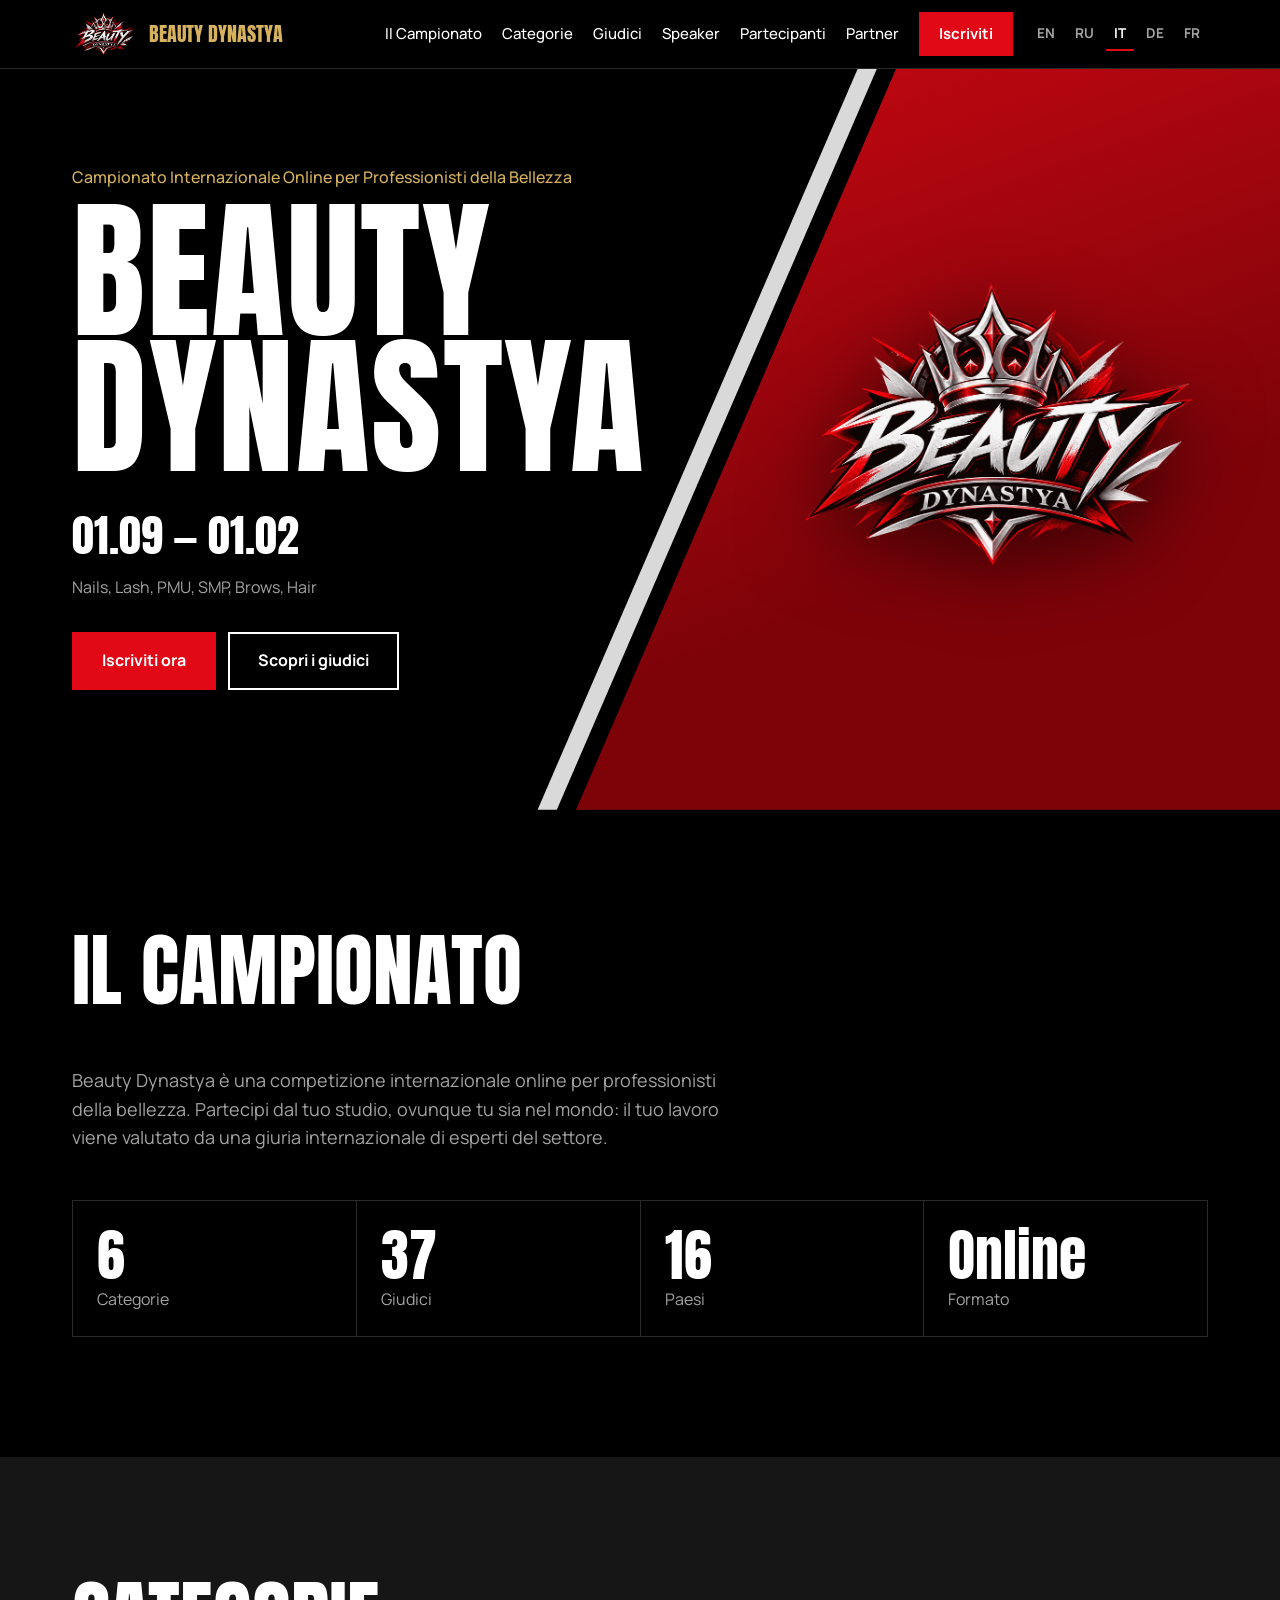
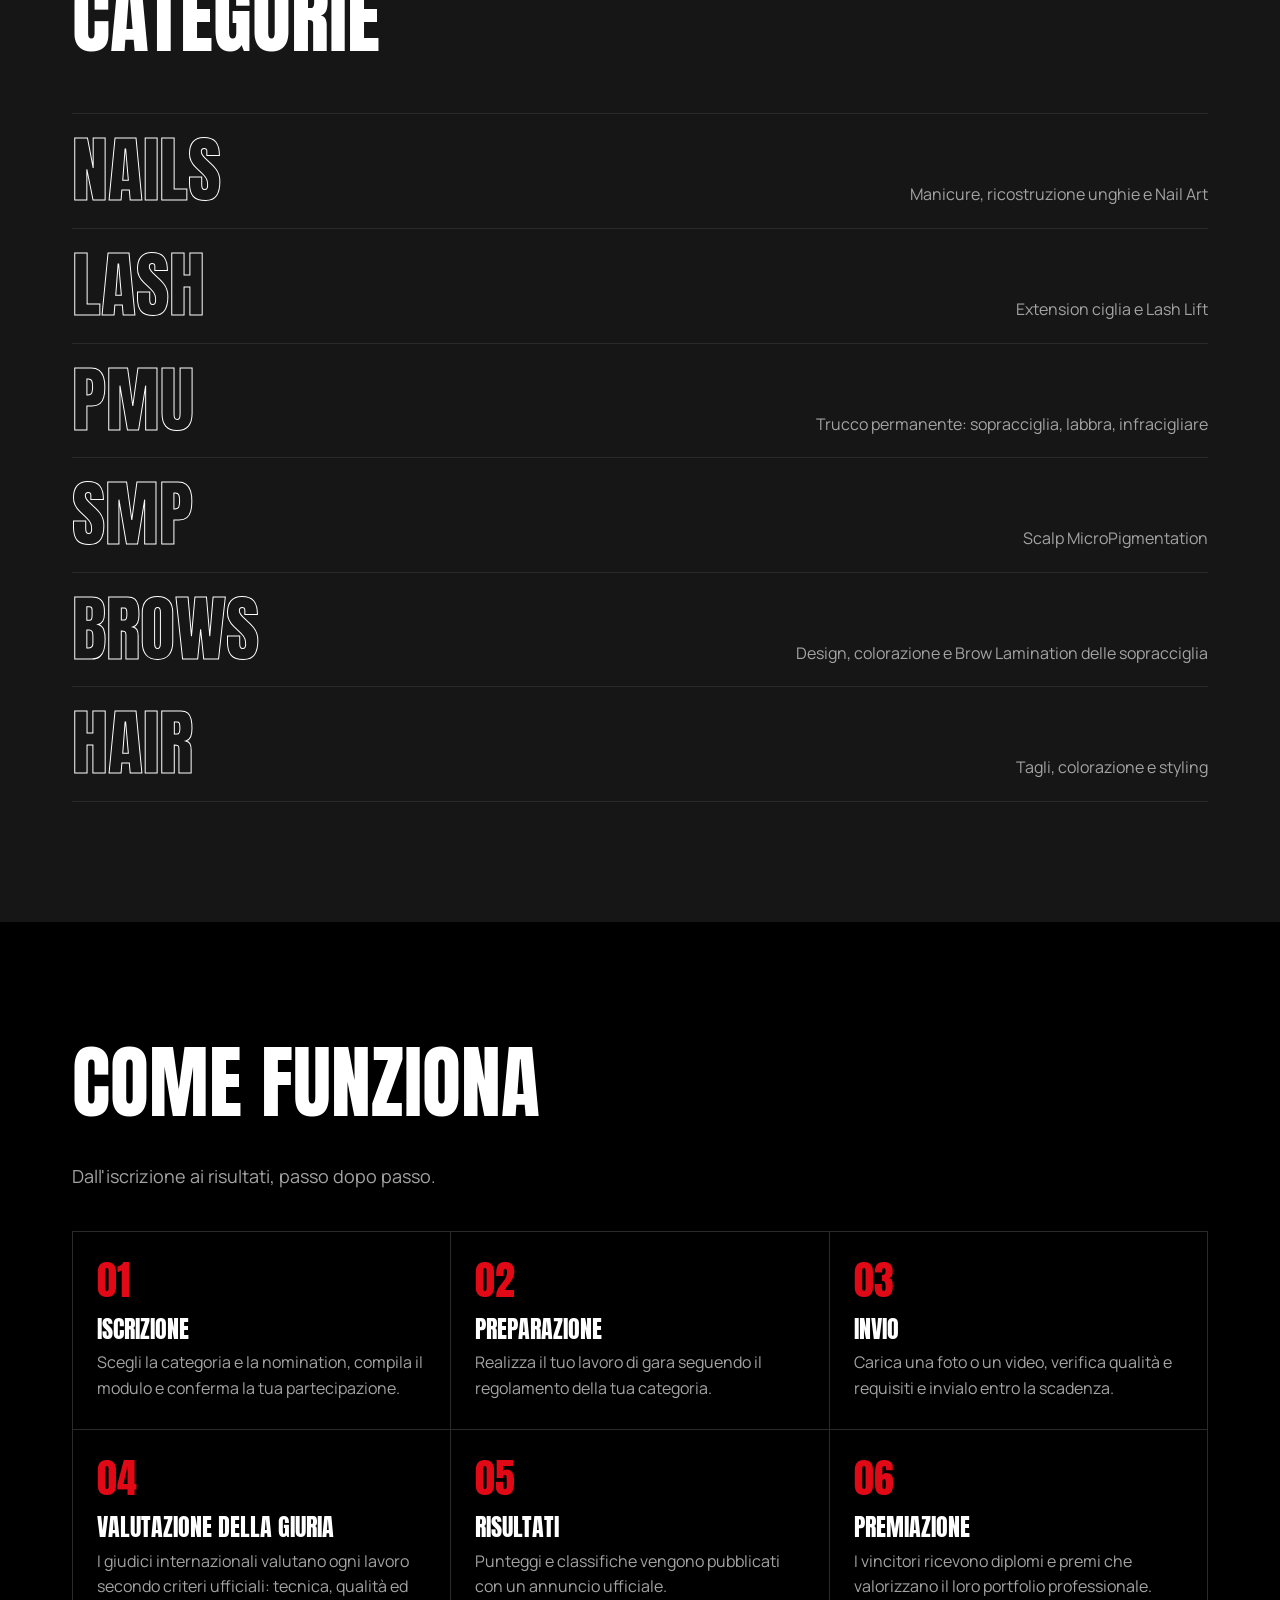
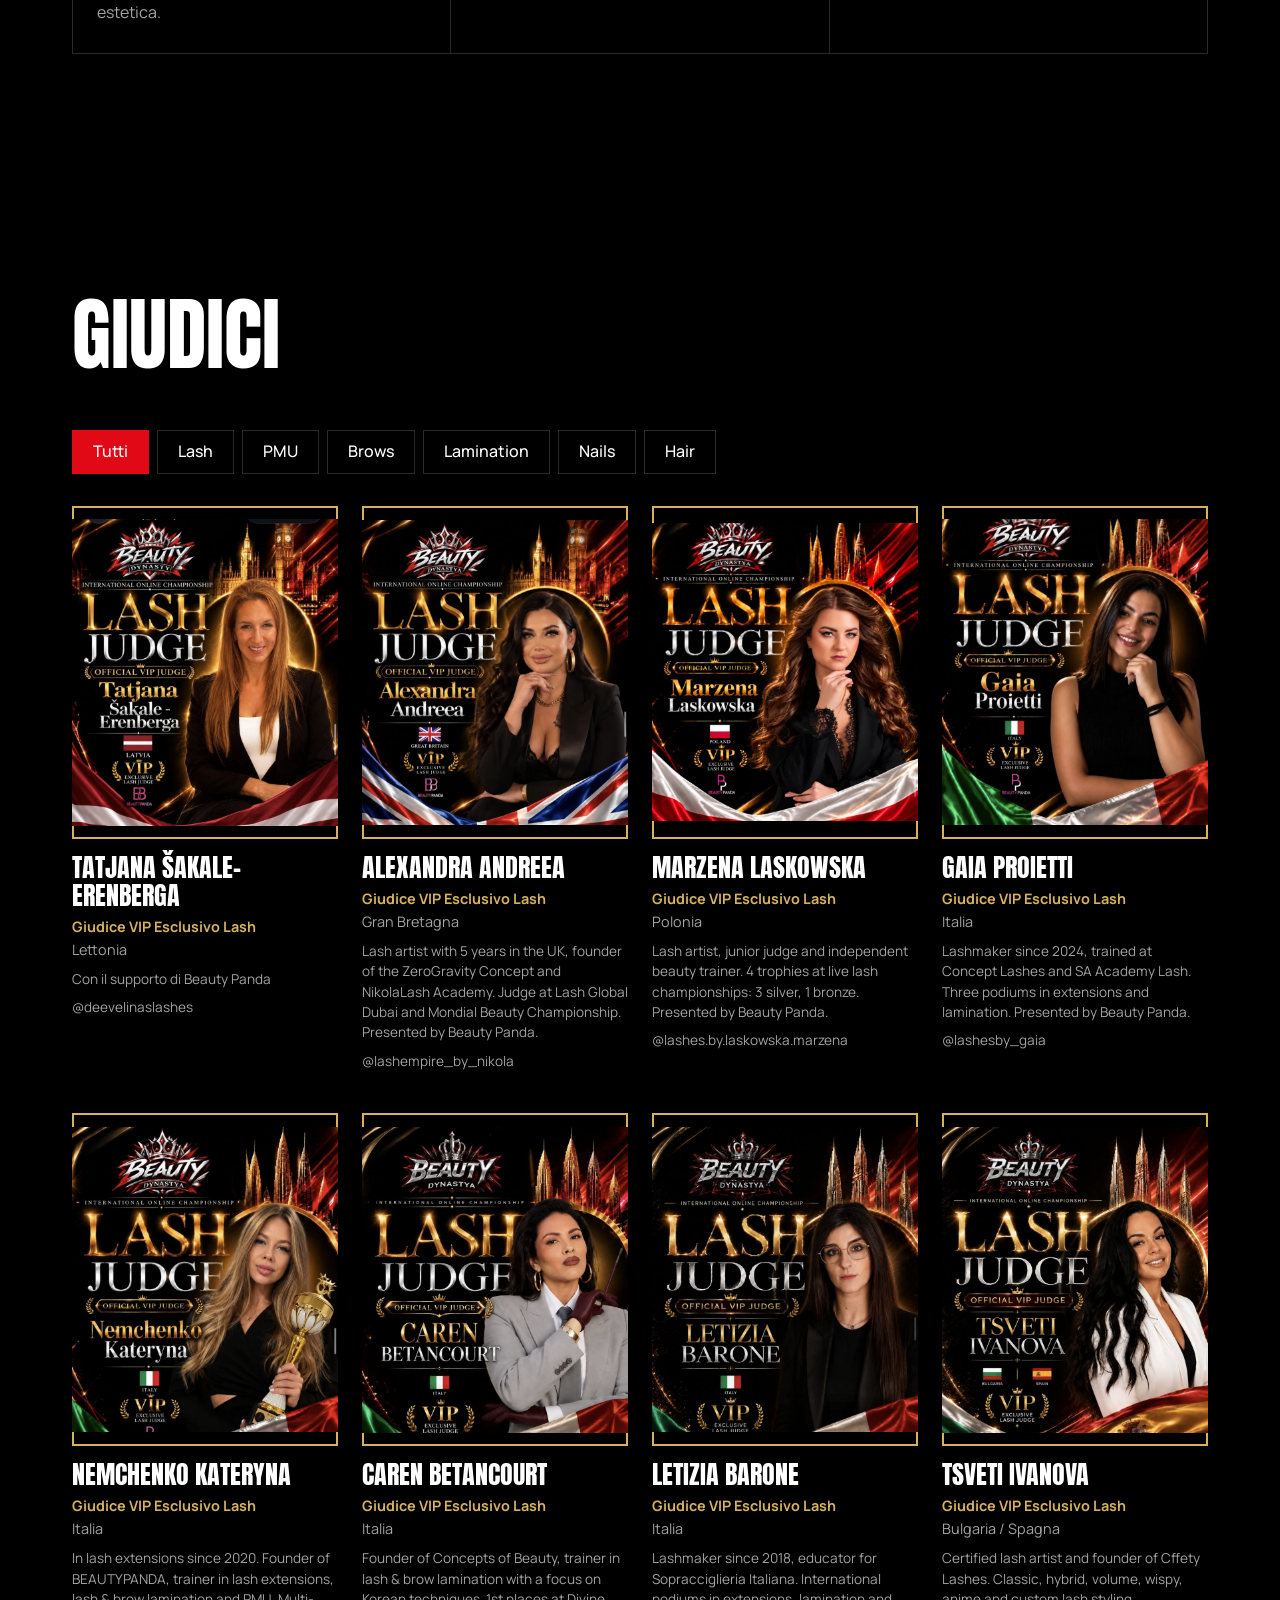
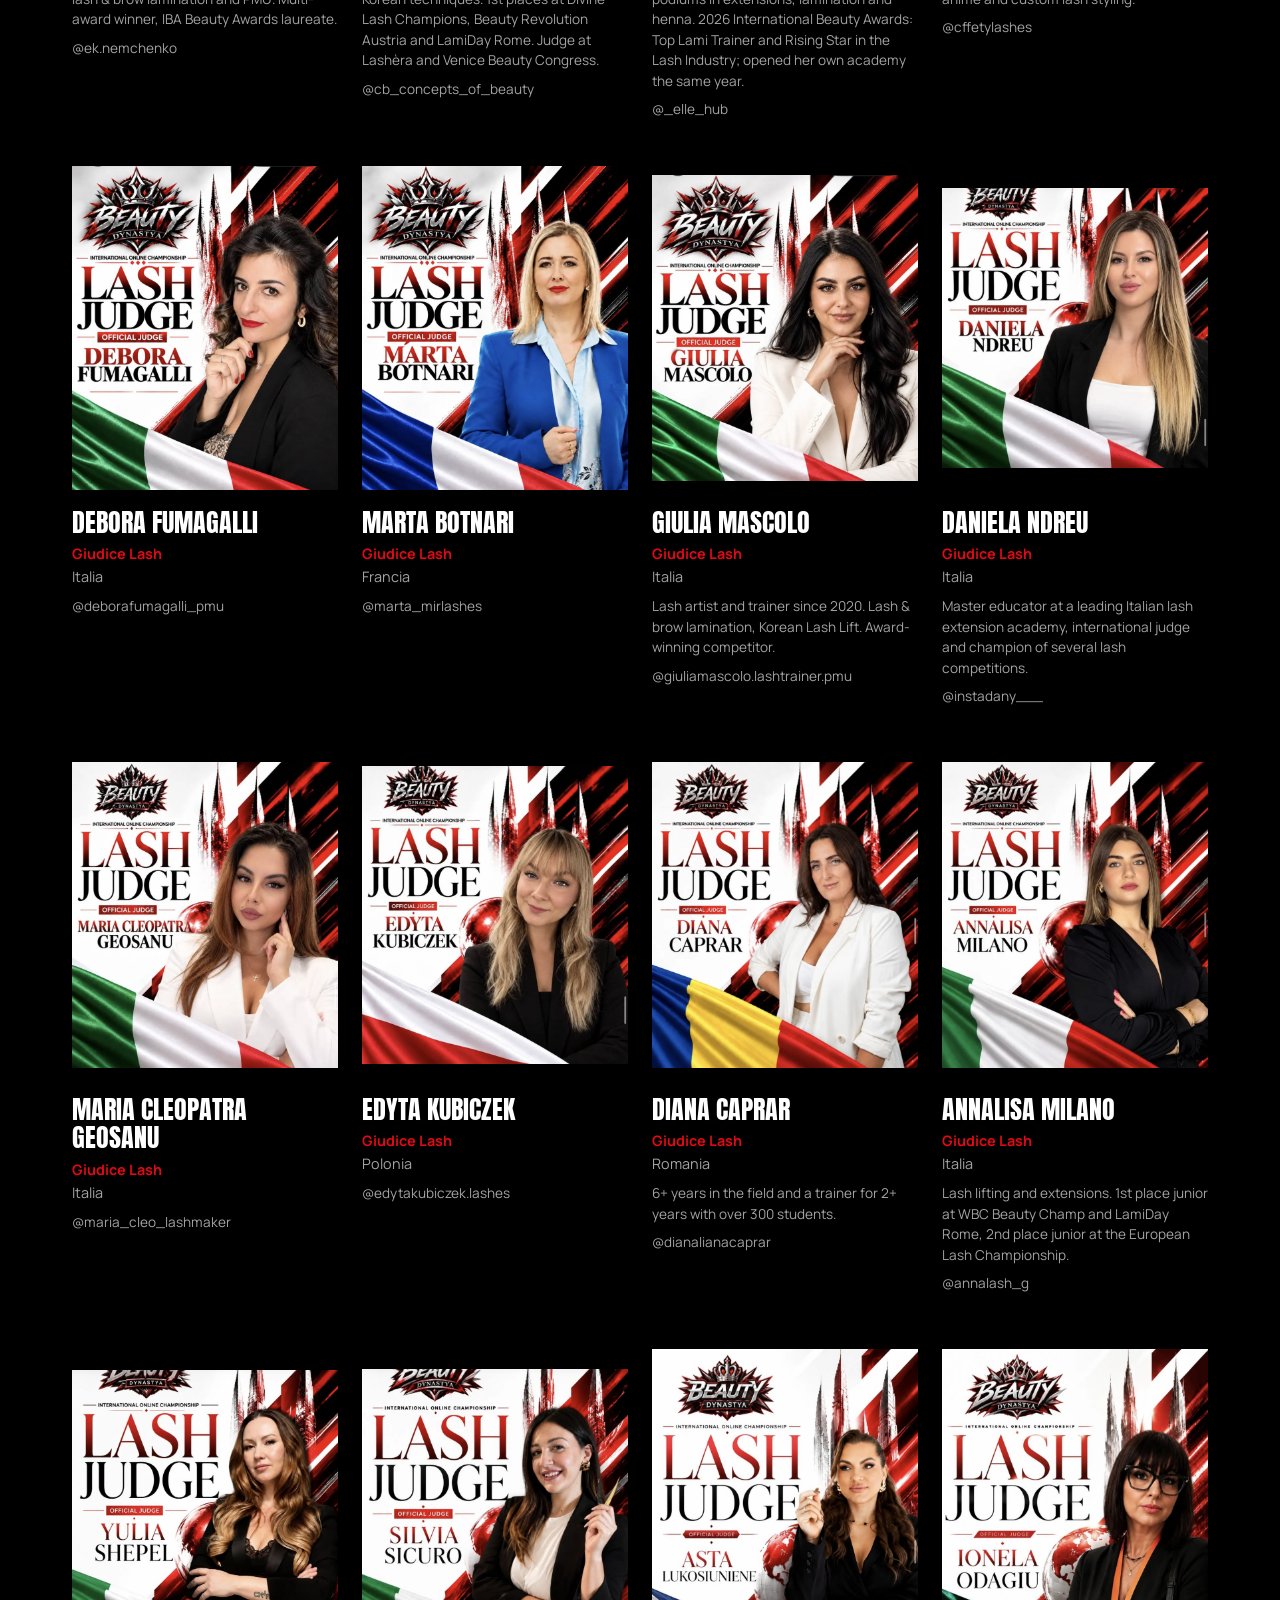
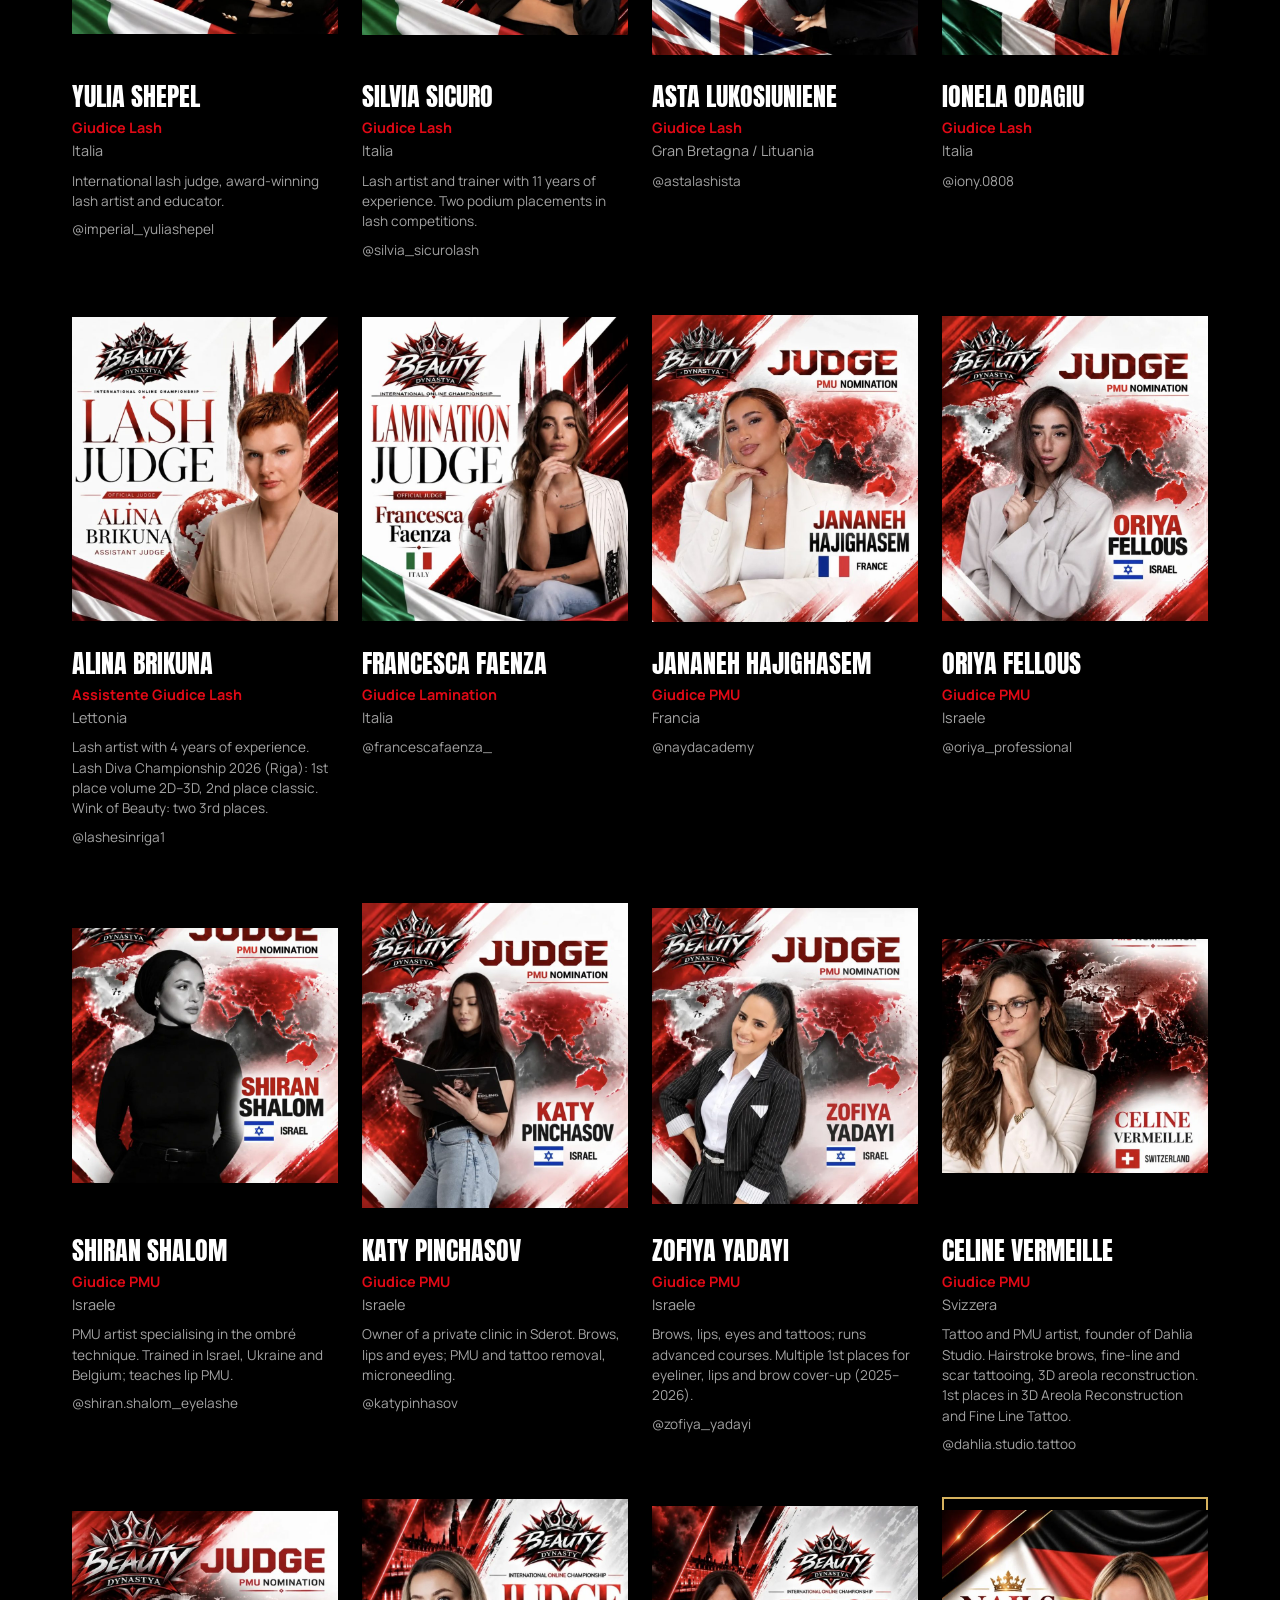
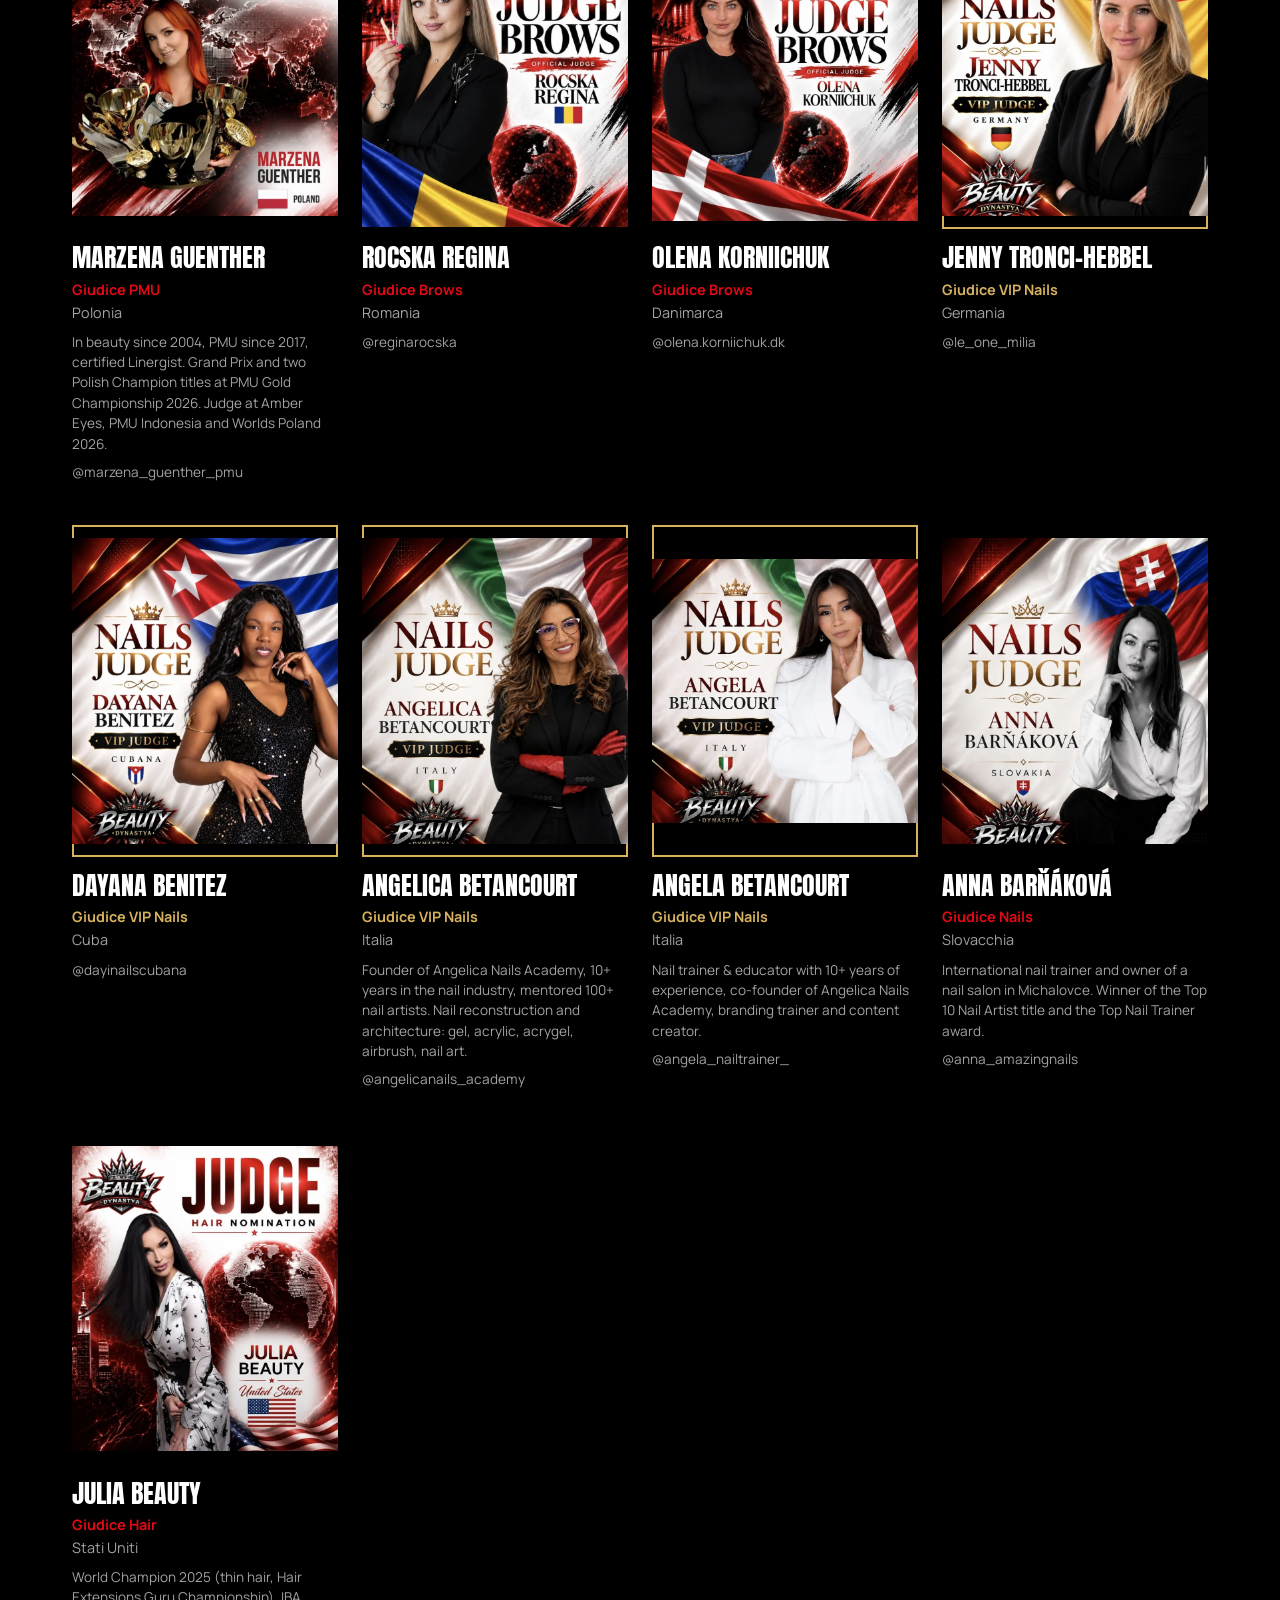
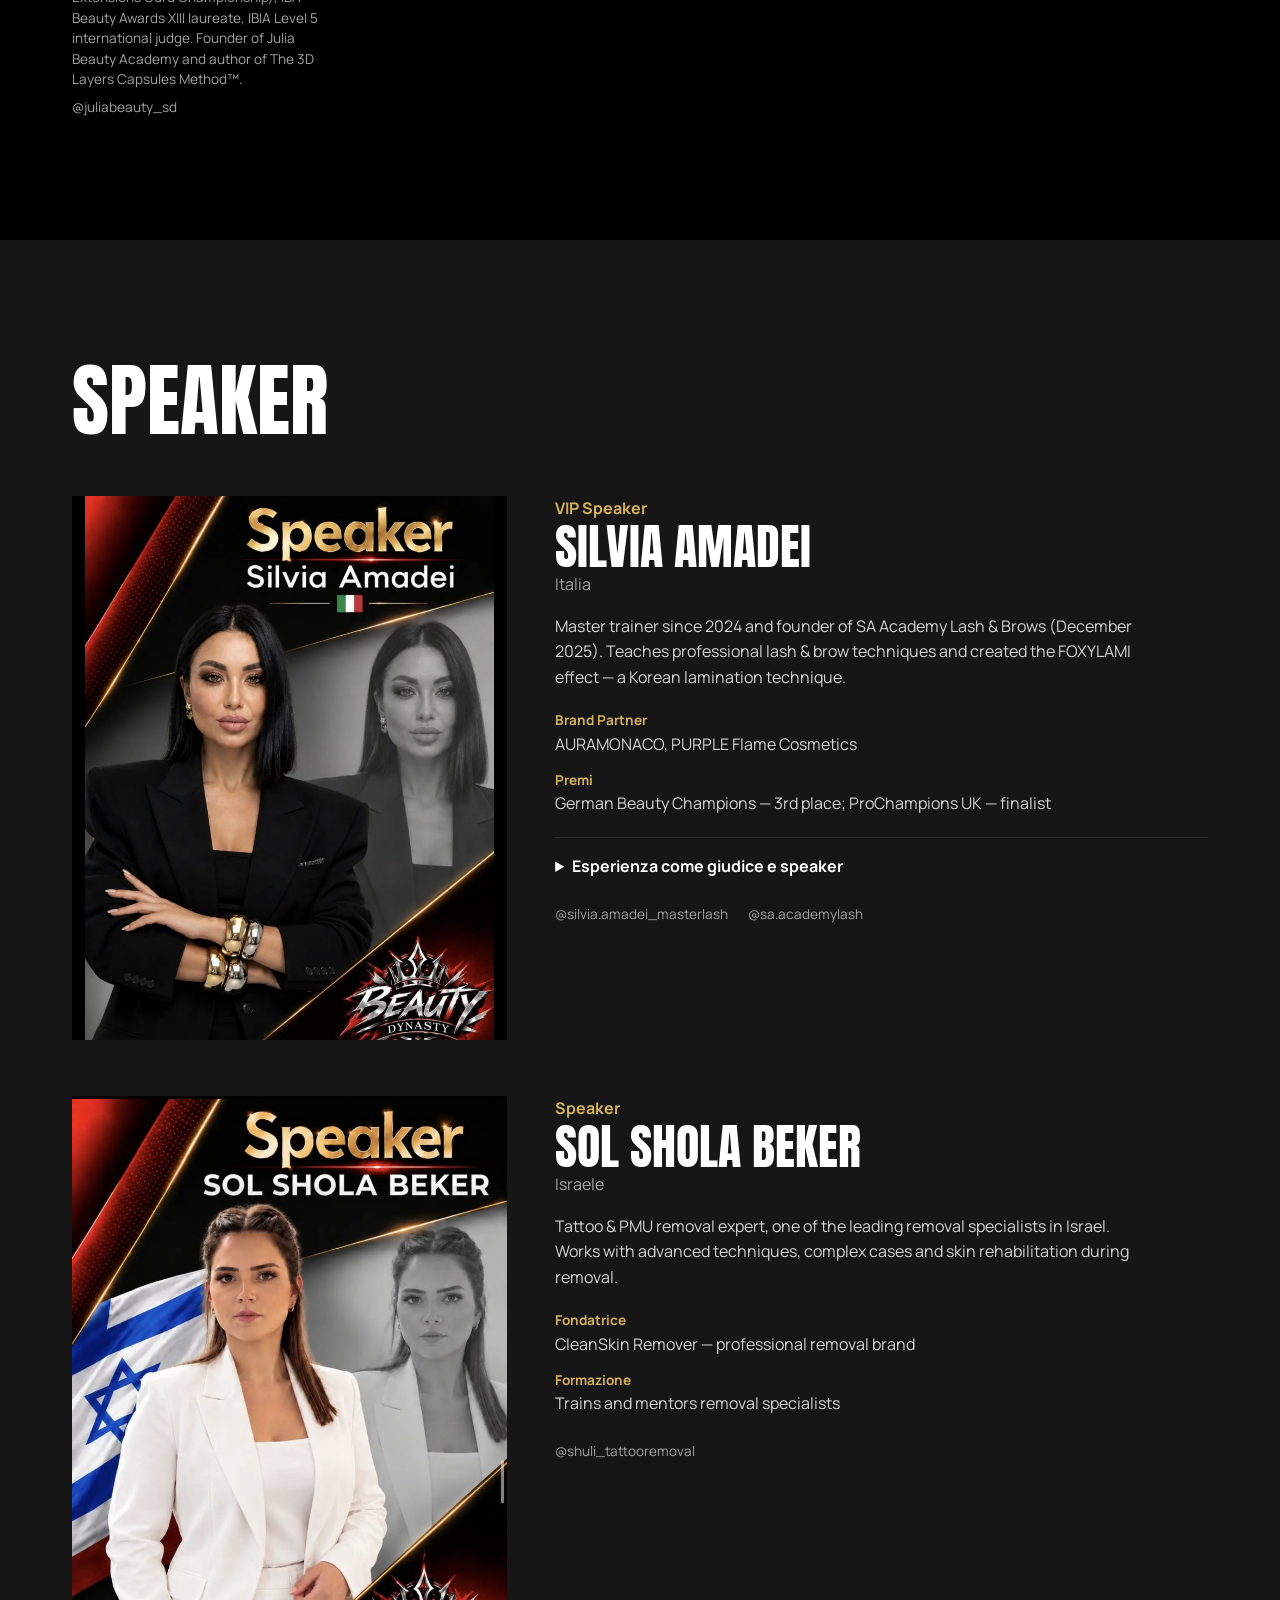
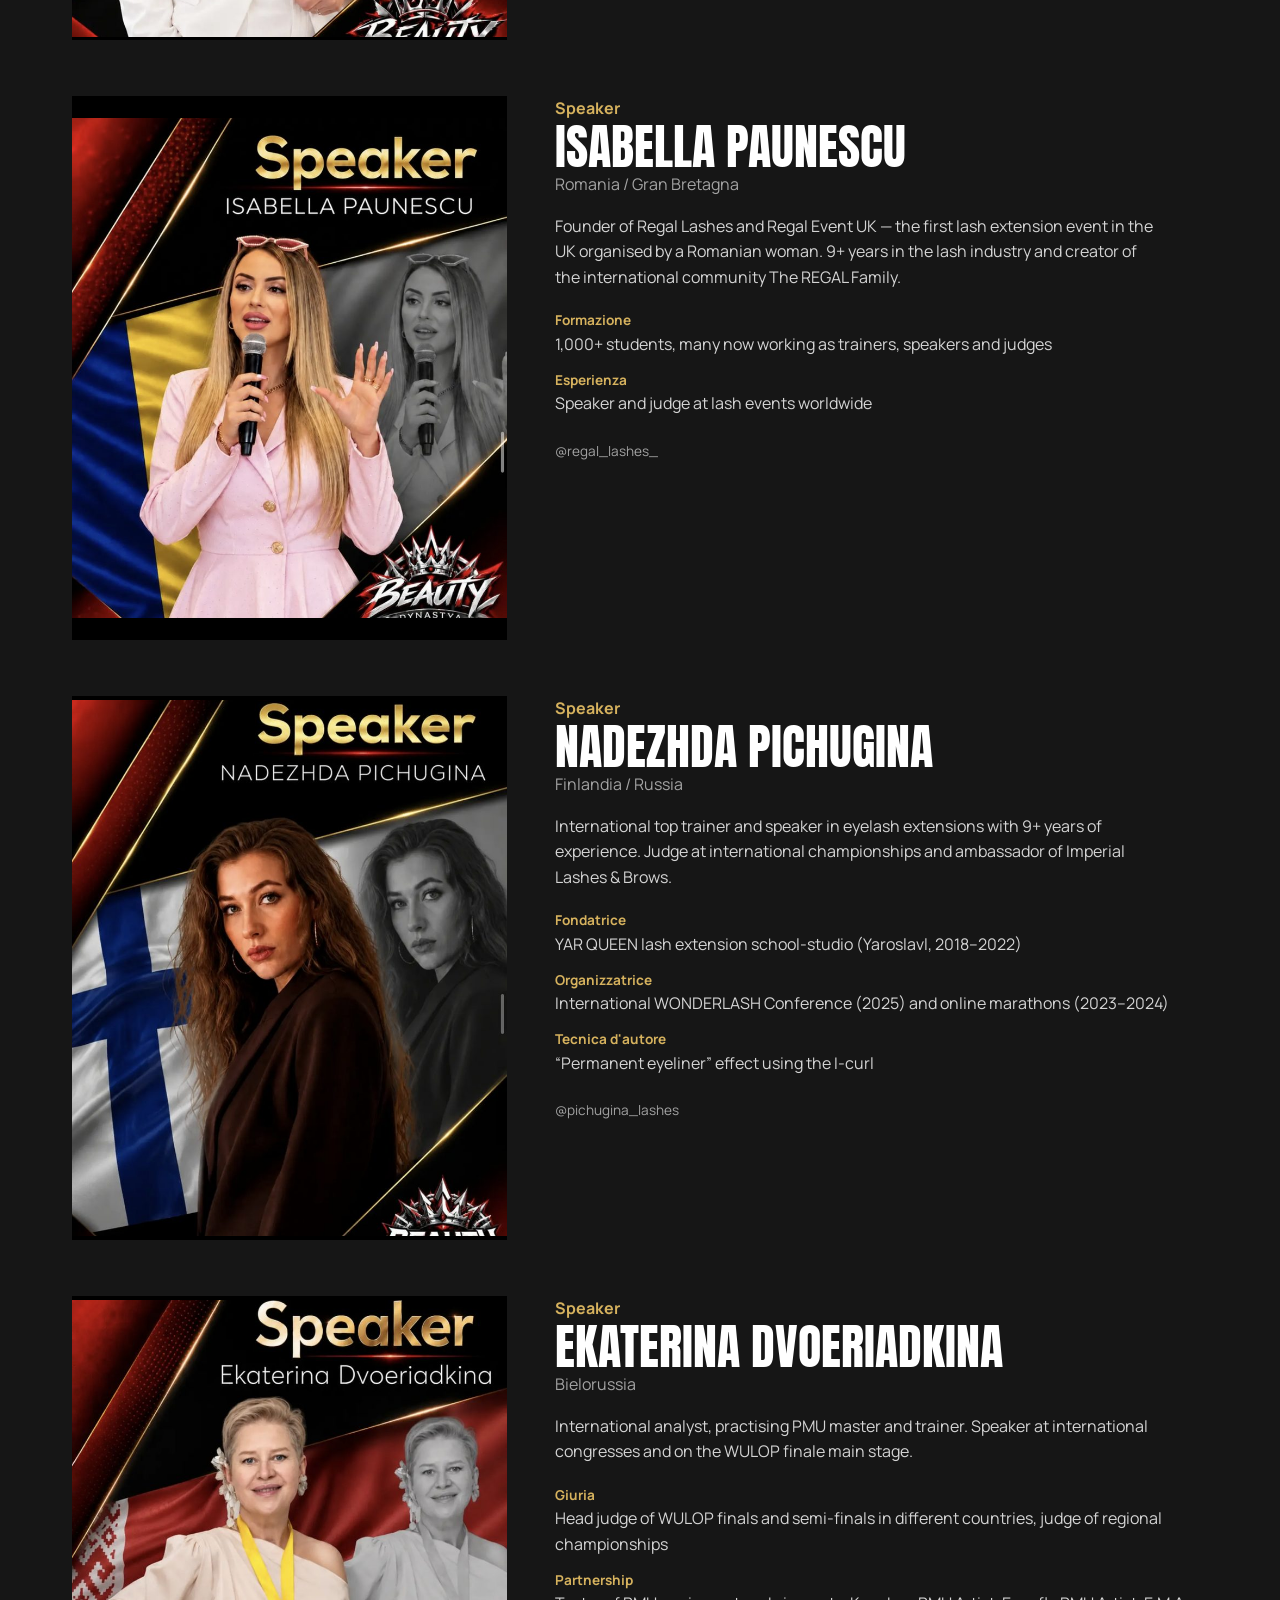
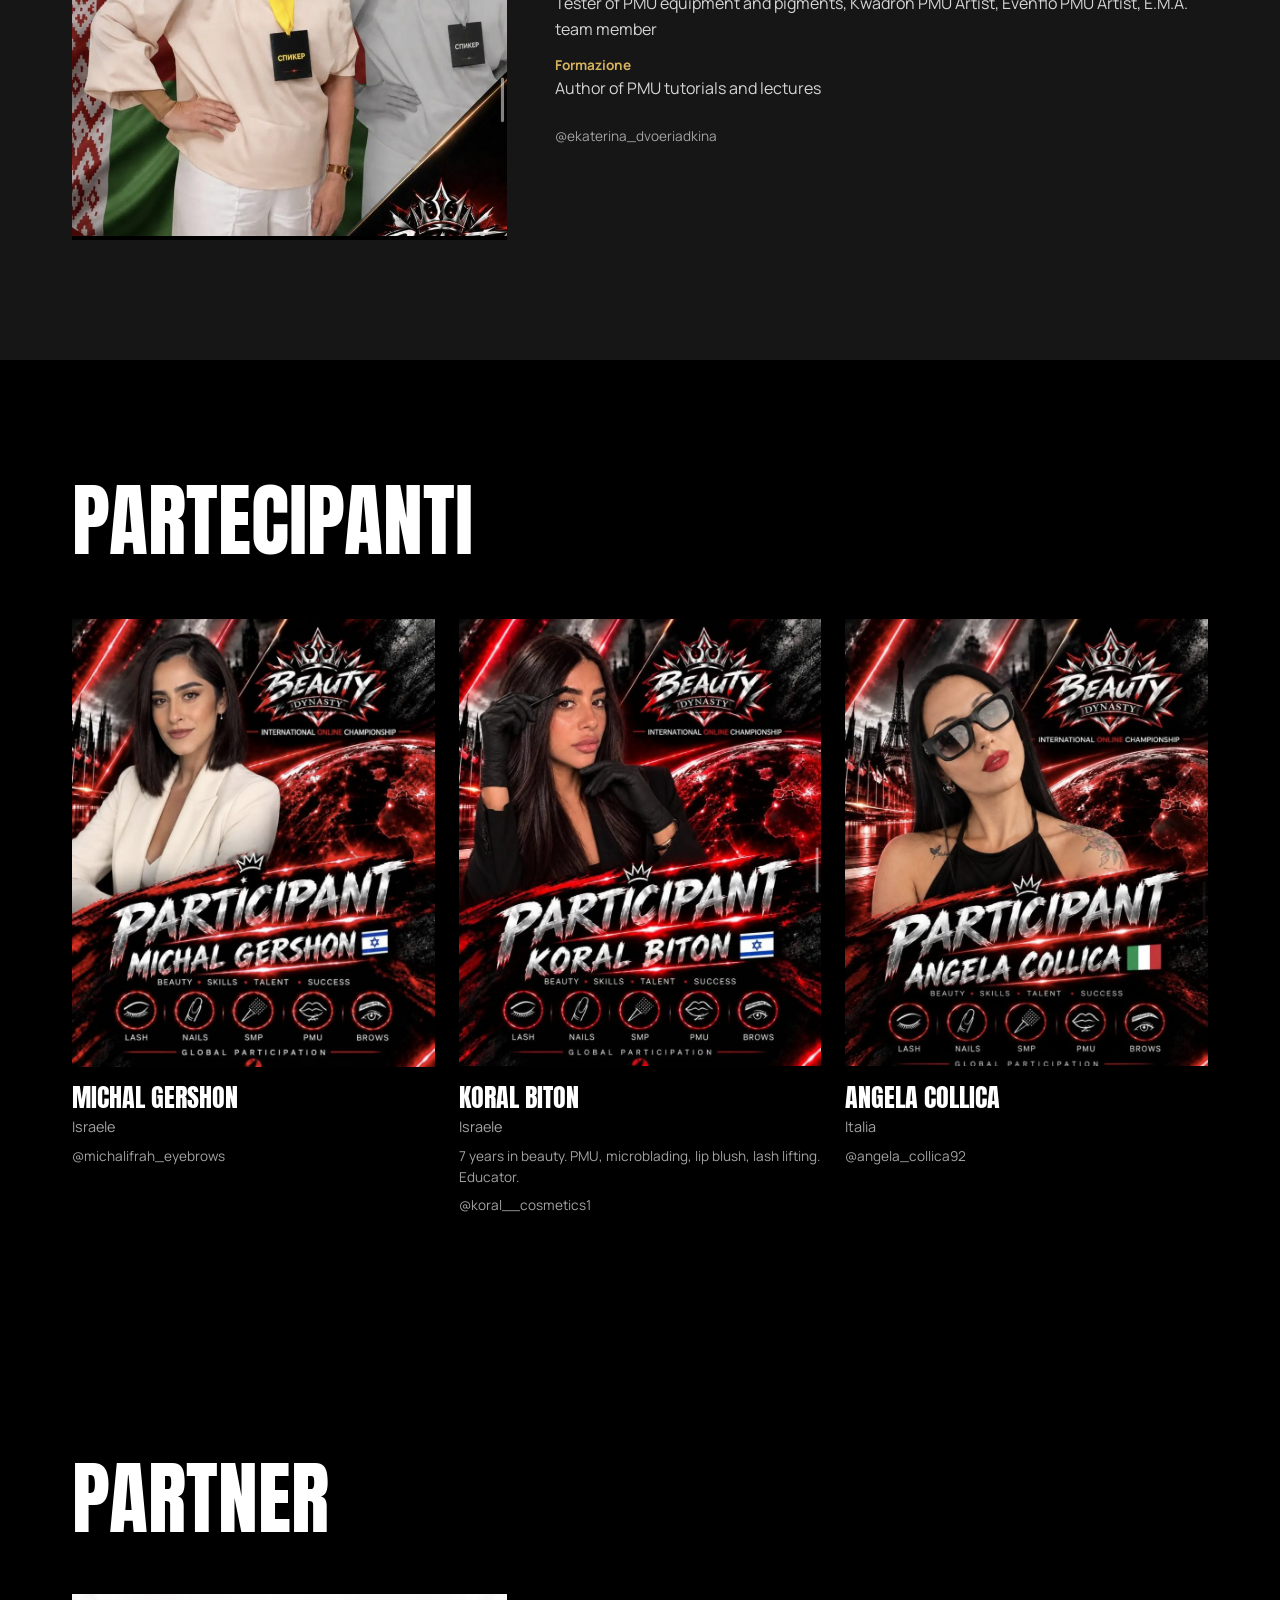
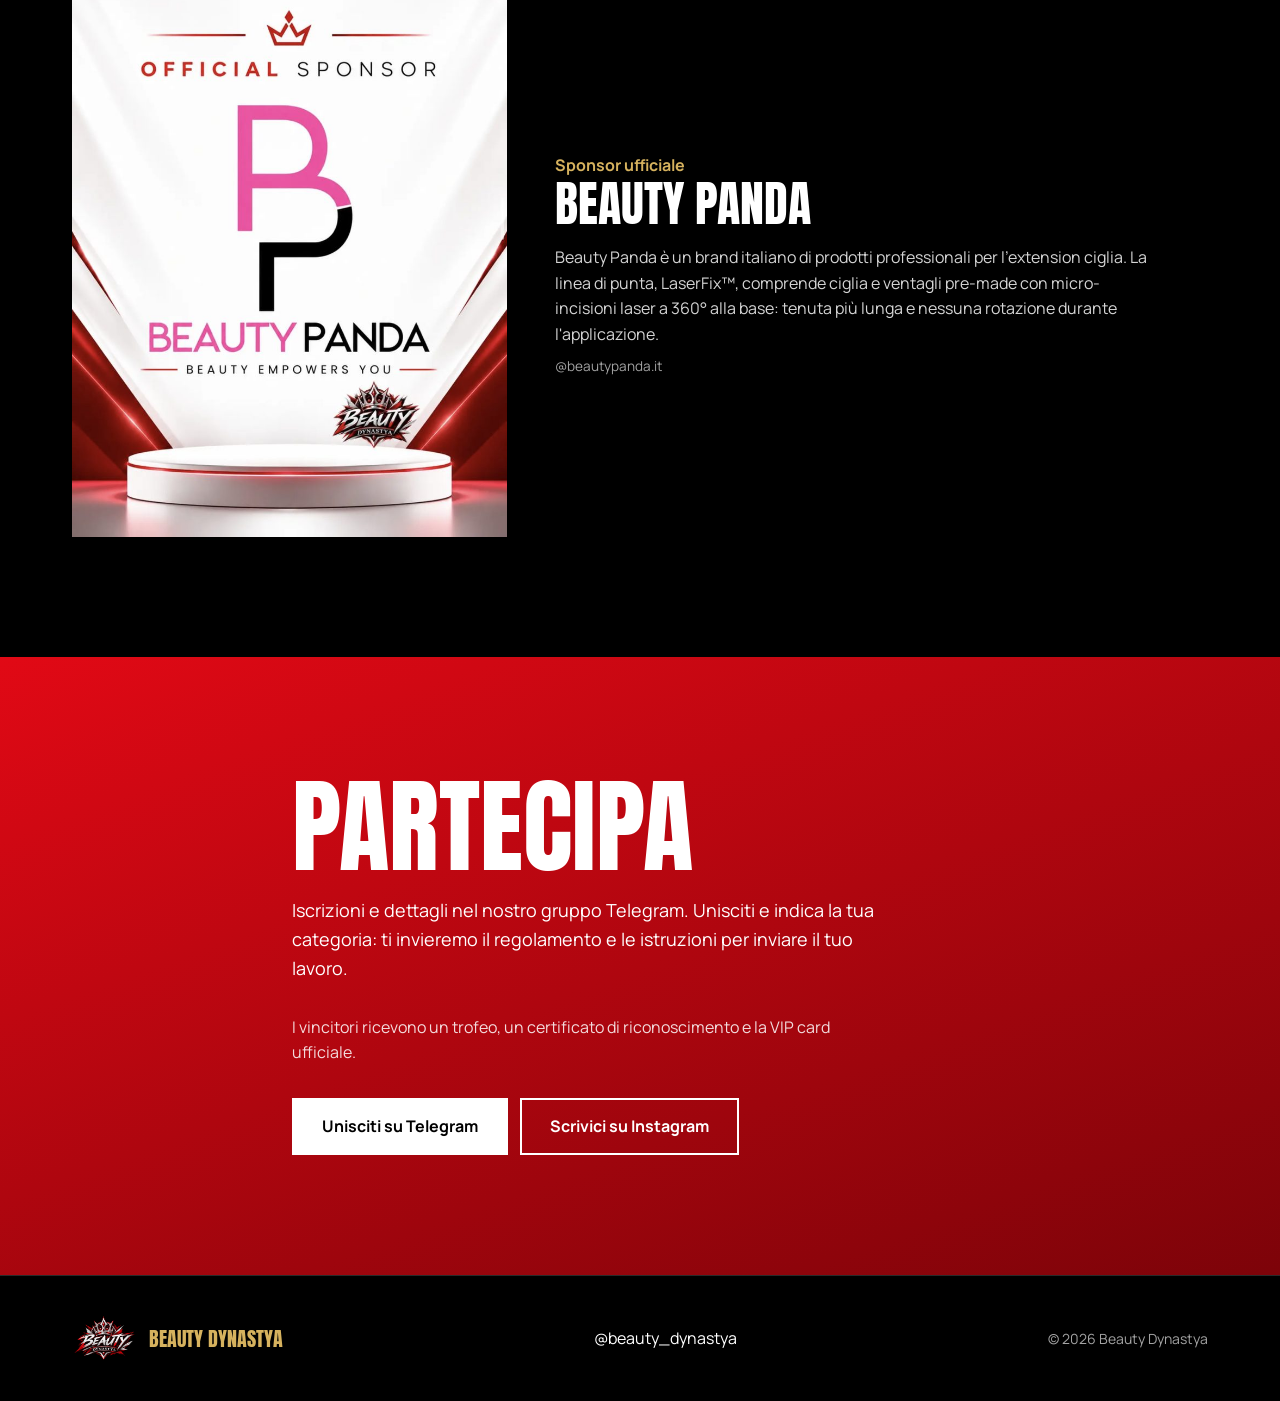
<file: it/index.html>
<!DOCTYPE html>
<html lang="it">
<head>
  <meta charset="UTF-8">
  <meta name="viewport" content="width=device-width, initial-scale=1">
  <title>Beauty Dynastya — Campionato Internazionale Online per Professionisti della Bellezza</title>
  <meta name="description" content="Campionato internazionale online per professionisti della bellezza: Nails, Lash, PMU, SMP, Brows, Hair. 01.09 — 01.02.">
  <link rel="icon" href="../images/favicon.png" type="image/png">

  <link rel="preconnect" href="https://fonts.googleapis.com">
  <link rel="preconnect" href="https://fonts.gstatic.com" crossorigin>
  <link href="https://fonts.googleapis.com/css2?family=Anton&family=Manrope:wght@400;500;700&display=swap" rel="stylesheet">

  <link rel="stylesheet" href="../css/style.css?v=3">
  <script src="../js/main.js?v=3" defer></script>
</head>
<body>

  <!-- ===== HEADER ===== -->
  <header class="header">
    <div class="container header__inner">
      <a href="#top" class="header__brand">
        <img class="logo" src="../images/logo.png" alt="" width="65" height="45">
        <span>Beauty Dynastya</span>
      </a>

      <!-- Language switcher: always visible, also on phones -->
      <ul class="lang" aria-label="Lingua">
        <li><a href="../index.html" hreflang="en" lang="en">EN</a></li>
        <li><a href="../ru/index.html" hreflang="ru" lang="ru">RU</a></li>
        <li><a href="index.html" hreflang="it" aria-current="page">IT</a></li>
        <li><a href="../de/index.html" hreflang="de" lang="de">DE</a></li>
        <li><a href="../fr/index.html" hreflang="fr" lang="fr">FR</a></li>
      </ul>

      <button class="burger" type="button" aria-label="Apri il menu" aria-expanded="false" aria-controls="nav"
              data-label-open="Apri il menu" data-label-close="Chiudi il menu">
        <span></span>
      </button>

      <nav class="nav" id="nav" aria-label="Menu principale">
        <ul class="nav__list">
          <li><a href="#about">Il Campionato</a></li>
          <li><a href="#nominations">Categorie</a></li>
          <li><a href="#judges">Giudici</a></li>
          <li><a href="#speakers">Speaker</a></li>
          <li><a href="#participants">Partecipanti</a></li>
          <li><a href="#partners">Partner</a></li>
          <li><a href="#register" class="btn btn--small" data-open-apply>Iscriviti</a></li>
        </ul>
      </nav>
    </div>
  </header>

  <main id="top">

    <!-- ===== HERO ===== -->
    <section class="hero">
      <div class="container hero__inner">
        <div class="hero__text">
          <p class="hero__kicker">Campionato Internazionale Online per Professionisti della Bellezza</p>
          <h1 class="hero__title">Beauty<br>Dynastya</h1>
          <p class="hero__dates"><time>01.09</time> — <time>01.02</time></p>
          <p class="hero__noms">Nails, Lash, PMU, SMP, Brows, Hair</p>
          <div class="hero__actions">
            <a href="#register" class="btn" data-open-apply>Iscriviti ora</a>
            <a href="#judges" class="btn btn--ghost">Scopri i giudici</a>
          </div>
        </div>

        <div class="hero__logo">
          <img src="../images/logo.png" alt="Logo Beauty Dynastya" width="900" height="623">
        </div>
      </div>
    </section>

    <!-- ===== ABOUT ===== -->
    <section class="section about" id="about">
      <div class="container about__inner">
        <h2 class="section__title">Il Campionato</h2>
        <p class="about__text">
          Beauty Dynastya è una competizione internazionale online per professionisti della bellezza. Partecipi dal tuo studio, ovunque tu sia nel mondo: il tuo lavoro viene valutato da una giuria internazionale di esperti del settore.
        </p>

        <dl class="facts">
          <div class="facts__item"><dt>Categorie</dt><dd>6</dd></div>
          <div class="facts__item"><dt>Giudici</dt><dd>37</dd></div>
          <div class="facts__item"><dt>Paesi</dt><dd>16</dd></div>
          <div class="facts__item"><dt>Formato</dt><dd>Online</dd></div>
        </dl>
      </div>
    </section>

    <!-- ===== NOMINATIONS ===== -->
    <section class="section nominations" id="nominations">
      <div class="container">
        <h2 class="section__title">Categorie</h2>
        <ul class="noms">
          <li class="noms__item"><h3>Nails</h3><p>Manicure, ricostruzione unghie e Nail Art</p></li>
          <li class="noms__item"><h3>Lash</h3><p>Extension ciglia e Lash Lift</p></li>
          <li class="noms__item"><h3>PMU</h3><p>Trucco permanente: sopracciglia, labbra, infracigliare</p></li>
          <li class="noms__item"><h3>SMP</h3><p>Scalp MicroPigmentation</p></li>
          <li class="noms__item"><h3>Brows</h3><p>Design, colorazione e Brow Lamination delle sopracciglia</p></li>
          <li class="noms__item"><h3>Hair</h3><p>Tagli, colorazione e styling</p></li>
        </ul>
      </div>
    </section>

    <!-- ===== HOW IT WORKS ===== -->
    <section class="section process" id="how">
      <div class="container">
        <h2 class="section__title">Come funziona</h2>
        <p class="process__lead">Dall'iscrizione ai risultati, passo dopo passo.</p>
        <ol class="process__list">
          <li class="process__step">
            <h3 class="process__title">Iscrizione</h3>
            <p class="process__text">Scegli la categoria e la nomination, compila il modulo e conferma la tua partecipazione.</p>
          </li>
          <li class="process__step">
            <h3 class="process__title">Preparazione</h3>
            <p class="process__text">Realizza il tuo lavoro di gara seguendo il regolamento della tua categoria.</p>
          </li>
          <li class="process__step">
            <h3 class="process__title">Invio</h3>
            <p class="process__text">Carica una foto o un video, verifica qualità e requisiti e invialo entro la scadenza.</p>
          </li>
          <li class="process__step">
            <h3 class="process__title">Valutazione della giuria</h3>
            <p class="process__text">I giudici internazionali valutano ogni lavoro secondo criteri ufficiali: tecnica, qualità ed estetica.</p>
          </li>
          <li class="process__step">
            <h3 class="process__title">Risultati</h3>
            <p class="process__text">Punteggi e classifiche vengono pubblicati con un annuncio ufficiale.</p>
          </li>
          <li class="process__step">
            <h3 class="process__title">Premiazione</h3>
            <p class="process__text">I vincitori ricevono diplomi e premi che valorizzano il loro portfolio professionale.</p>
          </li>
        </ol>
      </div>
    </section>

    <!-- ===== JUDGES ===== -->
    <!-- Photo: put a file in images/posters/ with the same name as in src.
         While the file is missing, initials are shown instead. -->
    <section class="section judges" id="judges">
      <div class="container">
        <h2 class="section__title">Giudici</h2>

        <div class="filter" role="group" aria-label="Filtra i giudici per categoria">
          <button class="filter__btn" type="button" data-filter="all" aria-pressed="true">Tutti</button>
          <button class="filter__btn" type="button" data-filter="lash" aria-pressed="false">Lash</button>
          <button class="filter__btn" type="button" data-filter="pmu" aria-pressed="false">PMU</button>
          <button class="filter__btn" type="button" data-filter="brows" aria-pressed="false">Brows</button>
          <button class="filter__btn" type="button" data-filter="lamination" aria-pressed="false">Lamination</button>
          <button class="filter__btn" type="button" data-filter="nails" aria-pressed="false">Nails</button>
          <button class="filter__btn" type="button" data-filter="hair" aria-pressed="false">Hair</button>
        </div>

        <ul class="judges__grid">
          <!-- LASH -->
          <li class="judge judge--vip" data-category="lash">
            <div class="photo photo--poster">
              <img src="../images/posters/tatjana-sakale-erenberga.jpg" alt="Tatjana Šakale-Erenberga" loading="lazy">
              <span class="photo__initials" aria-hidden="true">TŠ</span>
            </div>
            <h3 class="judge__name">Tatjana Šakale-Erenberga</h3>
            <p class="judge__role">Giudice VIP Esclusivo Lash</p>
            <p class="judge__country">Lettonia</p>
            <p class="judge__bio">Con il supporto di Beauty Panda</p>
            <a class="insta" href="https://www.instagram.com/deevelinaslashes/" target="_blank" rel="noopener">@deevelinaslashes</a>
          </li>
          <li class="judge judge--vip" data-category="lash">
            <div class="photo photo--poster">
              <img src="../images/posters/alexandra-andreea.jpg" alt="Alexandra Andreea" loading="lazy">
              <span class="photo__initials" aria-hidden="true">AA</span>
            </div>
            <h3 class="judge__name">Alexandra Andreea</h3>
            <p class="judge__role">Giudice VIP Esclusivo Lash</p>
            <p class="judge__country">Gran Bretagna</p>
            <p class="judge__bio" lang="en">Lash artist with 5 years in the UK, founder of the ZeroGravity Concept and NikolaLash Academy. Judge at Lash Global Dubai and Mondial Beauty Championship. Presented by Beauty Panda.</p>
            <a class="insta" href="https://www.instagram.com/lashempire_by_nikola/" target="_blank" rel="noopener">@lashempire_by_nikola</a>
          </li>
          <li class="judge judge--vip" data-category="lash">
            <div class="photo photo--poster">
              <img src="../images/posters/marzena-laskowska.jpg" alt="Marzena Laskowska" loading="lazy">
              <span class="photo__initials" aria-hidden="true">ML</span>
            </div>
            <h3 class="judge__name">Marzena Laskowska</h3>
            <p class="judge__role">Giudice VIP Esclusivo Lash</p>
            <p class="judge__country">Polonia</p>
            <p class="judge__bio" lang="en">Lash artist, junior judge and independent beauty trainer. 4 trophies at live lash championships: 3 silver, 1 bronze. Presented by Beauty Panda.</p>
            <a class="insta" href="https://www.instagram.com/lashes.by.laskowska.marzena/" target="_blank" rel="noopener">@lashes.by.laskowska.marzena</a>
          </li>
          <li class="judge judge--vip" data-category="lash">
            <div class="photo photo--poster">
              <img src="../images/posters/gaia-proietti.jpg" alt="Gaia Proietti" loading="lazy">
              <span class="photo__initials" aria-hidden="true">GP</span>
            </div>
            <h3 class="judge__name">Gaia Proietti</h3>
            <p class="judge__role">Giudice VIP Esclusivo Lash</p>
            <p class="judge__country">Italia</p>
            <p class="judge__bio" lang="en">Lashmaker since 2024, trained at Concept Lashes and SA Academy Lash. Three podiums in extensions and lamination. Presented by Beauty Panda.</p>
            <a class="insta" href="https://www.instagram.com/lashesby_gaia/" target="_blank" rel="noopener">@lashesby_gaia</a>
          </li>
          <li class="judge judge--vip" data-category="lash">
            <div class="photo photo--poster">
              <img src="../images/posters/kateryna-nemchenko.jpg" alt="Nemchenko Kateryna" loading="lazy">
              <span class="photo__initials" aria-hidden="true">NK</span>
            </div>
            <h3 class="judge__name">Nemchenko Kateryna</h3>
            <p class="judge__role">Giudice VIP Esclusivo Lash</p>
            <p class="judge__country">Italia</p>
            <p class="judge__bio" lang="en">In lash extensions since 2020. Founder of BEAUTYPANDA, trainer in lash extensions, lash &amp; brow lamination and PMU. Multi-award winner, IBA Beauty Awards laureate.</p>
            <a class="insta" href="https://www.instagram.com/ek.nemchenko/" target="_blank" rel="noopener">@ek.nemchenko</a>
          </li>
          <li class="judge judge--vip" data-category="lash">
            <div class="photo photo--poster">
              <img src="../images/posters/caren-betancourt.jpg" alt="Caren Betancourt" loading="lazy">
              <span class="photo__initials" aria-hidden="true">CB</span>
            </div>
            <h3 class="judge__name">Caren Betancourt</h3>
            <p class="judge__role">Giudice VIP Esclusivo Lash</p>
            <p class="judge__country">Italia</p>
            <p class="judge__bio" lang="en">Founder of Concepts of Beauty, trainer in lash &amp; brow lamination with a focus on Korean techniques. 1st places at Divine Lash Champions, Beauty Revolution Austria and LamiDay Rome. Judge at Lashèra and Venice Beauty Congress.</p>
            <a class="insta" href="https://www.instagram.com/cb_concepts_of_beauty/" target="_blank" rel="noopener">@cb_concepts_of_beauty</a>
          </li>
          <li class="judge judge--vip" data-category="lash">
            <div class="photo photo--poster">
              <img src="../images/posters/letizia-barone.jpg" alt="Letizia Barone" loading="lazy">
              <span class="photo__initials" aria-hidden="true">LB</span>
            </div>
            <h3 class="judge__name">Letizia Barone</h3>
            <p class="judge__role">Giudice VIP Esclusivo Lash</p>
            <p class="judge__country">Italia</p>
            <p class="judge__bio" lang="en">Lashmaker since 2018, educator for Sopracciglieria Italiana. International podiums in extensions, lamination and henna. 2026 International Beauty Awards: Top Lami Trainer and Rising Star in the Lash Industry; opened her own academy the same year.</p>
            <a class="insta" href="https://www.instagram.com/_elle_hub/" target="_blank" rel="noopener">@_elle_hub</a>
          </li>
          <li class="judge judge--vip" data-category="lash">
            <div class="photo photo--poster">
              <img src="../images/posters/tsveti-ivanova.jpg" alt="Tsveti Ivanova" loading="lazy">
              <span class="photo__initials" aria-hidden="true">TI</span>
            </div>
            <h3 class="judge__name">Tsveti Ivanova</h3>
            <p class="judge__role">Giudice VIP Esclusivo Lash</p>
            <p class="judge__country">Bulgaria / Spagna</p>
            <p class="judge__bio" lang="en">Certified lash artist and founder of Cffety Lashes. Classic, hybrid, volume, wispy, anime and custom lash styling.</p>
            <a class="insta" href="https://www.instagram.com/cffetylashes/" target="_blank" rel="noopener">@cffetylashes</a>
          </li>
          <li class="judge" data-category="lash">
            <div class="photo photo--poster">
              <img src="../images/posters/debora-fumagalli.jpg" alt="Debora Fumagalli" loading="lazy">
              <span class="photo__initials" aria-hidden="true">DF</span>
            </div>
            <h3 class="judge__name">Debora Fumagalli</h3>
            <p class="judge__role">Giudice Lash</p>
            <p class="judge__country">Italia</p>
            <a class="insta" href="https://www.instagram.com/deborafumagalli_pmu/" target="_blank" rel="noopener">@deborafumagalli_pmu</a>
          </li>
          <li class="judge" data-category="lash">
            <div class="photo photo--poster">
              <img src="../images/posters/marta-botnari.jpg" alt="Marta Botnari" loading="lazy">
              <span class="photo__initials" aria-hidden="true">MB</span>
            </div>
            <h3 class="judge__name">Marta Botnari</h3>
            <p class="judge__role">Giudice Lash</p>
            <p class="judge__country">Francia</p>
            <a class="insta" href="https://www.instagram.com/marta_mirlashes/" target="_blank" rel="noopener">@marta_mirlashes</a>
          </li>
          <li class="judge" data-category="lash">
            <div class="photo photo--poster">
              <img src="../images/posters/giulia-mascolo.jpg" alt="Giulia Mascolo" loading="lazy">
              <span class="photo__initials" aria-hidden="true">GM</span>
            </div>
            <h3 class="judge__name">Giulia Mascolo</h3>
            <p class="judge__role">Giudice Lash</p>
            <p class="judge__country">Italia</p>
            <p class="judge__bio" lang="en">Lash artist and trainer since 2020. Lash &amp; brow lamination, Korean Lash Lift. Award-winning competitor.</p>
            <a class="insta" href="https://www.instagram.com/giuliamascolo.lashtrainer.pmu/" target="_blank" rel="noopener">@giuliamascolo.lashtrainer.pmu</a>
          </li>
          <li class="judge" data-category="lash">
            <div class="photo photo--poster">
              <img src="../images/posters/daniela-ndreu.jpg" alt="Daniela Ndreu" loading="lazy">
              <span class="photo__initials" aria-hidden="true">DN</span>
            </div>
            <h3 class="judge__name">Daniela Ndreu</h3>
            <p class="judge__role">Giudice Lash</p>
            <p class="judge__country">Italia</p>
            <p class="judge__bio" lang="en">Master educator at a leading Italian lash extension academy, international judge and champion of several lash competitions.</p>
            <a class="insta" href="https://www.instagram.com/instadany___/" target="_blank" rel="noopener">@instadany___</a>
          </li>
          <li class="judge" data-category="lash">
            <div class="photo photo--poster">
              <img src="../images/posters/maria-cleopatra-geosanu.jpg" alt="Maria Cleopatra Geosanu" loading="lazy">
              <span class="photo__initials" aria-hidden="true">MG</span>
            </div>
            <h3 class="judge__name">Maria Cleopatra Geosanu</h3>
            <p class="judge__role">Giudice Lash</p>
            <p class="judge__country">Italia</p>
            <a class="insta" href="https://www.instagram.com/maria_cleo_lashmaker/" target="_blank" rel="noopener">@maria_cleo_lashmaker</a>
          </li>
          <li class="judge" data-category="lash">
            <div class="photo photo--poster">
              <img src="../images/posters/edyta-kubiczek.jpg" alt="Edyta Kubiczek" loading="lazy">
              <span class="photo__initials" aria-hidden="true">EK</span>
            </div>
            <h3 class="judge__name">Edyta Kubiczek</h3>
            <p class="judge__role">Giudice Lash</p>
            <p class="judge__country">Polonia</p>
            <a class="insta" href="https://www.instagram.com/edytakubiczek.lashes/" target="_blank" rel="noopener">@edytakubiczek.lashes</a>
          </li>
          <li class="judge" data-category="lash">
            <div class="photo photo--poster">
              <img src="../images/posters/diana-caprar.jpg" alt="Diana Caprar" loading="lazy">
              <span class="photo__initials" aria-hidden="true">DC</span>
            </div>
            <h3 class="judge__name">Diana Caprar</h3>
            <p class="judge__role">Giudice Lash</p>
            <p class="judge__country">Romania</p>
            <p class="judge__bio" lang="en">6+ years in the field and a trainer for 2+ years with over 300 students.</p>
            <a class="insta" href="https://www.instagram.com/dianalianacaprar/" target="_blank" rel="noopener">@dianalianacaprar</a>
          </li>
          <li class="judge" data-category="lash">
            <div class="photo photo--poster">
              <img src="../images/posters/annalisa-milano.jpg" alt="Annalisa Milano" loading="lazy">
              <span class="photo__initials" aria-hidden="true">AM</span>
            </div>
            <h3 class="judge__name">Annalisa Milano</h3>
            <p class="judge__role">Giudice Lash</p>
            <p class="judge__country">Italia</p>
            <p class="judge__bio" lang="en">Lash lifting and extensions. 1st place junior at WBC Beauty Champ and LamiDay Rome, 2nd place junior at the European Lash Championship.</p>
            <a class="insta" href="https://www.instagram.com/annalash_g/" target="_blank" rel="noopener">@annalash_g</a>
          </li>
          <li class="judge" data-category="lash">
            <div class="photo photo--poster">
              <img src="../images/posters/yulia-shepel.jpg" alt="Yulia Shepel" loading="lazy">
              <span class="photo__initials" aria-hidden="true">YS</span>
            </div>
            <h3 class="judge__name">Yulia Shepel</h3>
            <p class="judge__role">Giudice Lash</p>
            <p class="judge__country">Italia</p>
            <p class="judge__bio" lang="en">International lash judge, award-winning lash artist and educator.</p>
            <a class="insta" href="https://www.instagram.com/imperial_yuliashepel/" target="_blank" rel="noopener">@imperial_yuliashepel</a>
          </li>
          <li class="judge" data-category="lash">
            <div class="photo photo--poster">
              <img src="../images/posters/silvia-sicuro.jpg" alt="Silvia Sicuro" loading="lazy">
              <span class="photo__initials" aria-hidden="true">SS</span>
            </div>
            <h3 class="judge__name">Silvia Sicuro</h3>
            <p class="judge__role">Giudice Lash</p>
            <p class="judge__country">Italia</p>
            <p class="judge__bio" lang="en">Lash artist and trainer with 11 years of experience. Two podium placements in lash competitions.</p>
            <a class="insta" href="https://www.instagram.com/silvia_sicurolash/" target="_blank" rel="noopener">@silvia_sicurolash</a>
          </li>
          <li class="judge" data-category="lash">
            <div class="photo photo--poster">
              <img src="../images/posters/asta-lukosiuniene.jpg" alt="Asta Lukosiuniene" loading="lazy">
              <span class="photo__initials" aria-hidden="true">AL</span>
            </div>
            <h3 class="judge__name">Asta Lukosiuniene</h3>
            <p class="judge__role">Giudice Lash</p>
            <p class="judge__country">Gran Bretagna / Lituania</p>
            <a class="insta" href="https://www.instagram.com/astalashista/" target="_blank" rel="noopener">@astalashista</a>
          </li>
          <li class="judge" data-category="lash">
            <div class="photo photo--poster">
              <img src="../images/posters/ionela-odagiu.jpg" alt="Ionela Odagiu" loading="lazy">
              <span class="photo__initials" aria-hidden="true">IO</span>
            </div>
            <h3 class="judge__name">Ionela Odagiu</h3>
            <p class="judge__role">Giudice Lash</p>
            <p class="judge__country">Italia</p>
            <a class="insta" href="https://www.instagram.com/iony.0808/" target="_blank" rel="noopener">@iony.0808</a>
          </li>
          <li class="judge" data-category="lash">
            <div class="photo photo--poster">
              <img src="../images/posters/alina-brikuna.jpg" alt="Alina Brikuna" loading="lazy">
              <span class="photo__initials" aria-hidden="true">AB</span>
            </div>
            <h3 class="judge__name">Alina Brikuna</h3>
            <p class="judge__role">Assistente Giudice Lash</p>
            <p class="judge__country">Lettonia</p>
            <p class="judge__bio" lang="en">Lash artist with 4 years of experience. Lash Diva Championship 2026 (Riga): 1st place volume 2D–3D, 2nd place classic. Wink of Beauty: two 3rd places.</p>
            <a class="insta" href="https://www.instagram.com/lashesinriga1/" target="_blank" rel="noopener">@lashesinriga1</a>
          </li>

          <!-- LAMINATION -->
          <li class="judge" data-category="lamination">
            <div class="photo photo--poster">
              <img src="../images/posters/francesca-faenza.jpg" alt="Francesca Faenza" loading="lazy">
              <span class="photo__initials" aria-hidden="true">FF</span>
            </div>
            <h3 class="judge__name">Francesca Faenza</h3>
            <p class="judge__role">Giudice Lamination</p>
            <p class="judge__country">Italia</p>
            <a class="insta" href="https://www.instagram.com/francescafaenza_/" target="_blank" rel="noopener">@francescafaenza_</a>
          </li>

          <!-- PMU -->
          <li class="judge" data-category="pmu">
            <div class="photo photo--poster">
              <img src="../images/posters/jananeh-hajighasem.jpg" alt="Jananeh Hajighasem" loading="lazy">
              <span class="photo__initials" aria-hidden="true">JH</span>
            </div>
            <h3 class="judge__name">Jananeh Hajighasem</h3>
            <p class="judge__role">Giudice PMU</p>
            <p class="judge__country">Francia</p>
            <a class="insta" href="https://www.instagram.com/naydacademy/" target="_blank" rel="noopener">@naydacademy</a>
          </li>
          <li class="judge" data-category="pmu">
            <div class="photo photo--poster">
              <img src="../images/posters/oriya-fellous.jpg" alt="Oriya Fellous" loading="lazy">
              <span class="photo__initials" aria-hidden="true">OF</span>
            </div>
            <h3 class="judge__name">Oriya Fellous</h3>
            <p class="judge__role">Giudice PMU</p>
            <p class="judge__country">Israele</p>
            <a class="insta" href="https://www.instagram.com/oriya_professional/" target="_blank" rel="noopener">@oriya_professional</a>
          </li>
          <li class="judge" data-category="pmu">
            <div class="photo photo--poster">
              <img src="../images/posters/shiran-shalom.jpg" alt="Shiran Shalom" loading="lazy">
              <span class="photo__initials" aria-hidden="true">SS</span>
            </div>
            <h3 class="judge__name">Shiran Shalom</h3>
            <p class="judge__role">Giudice PMU</p>
            <p class="judge__country">Israele</p>
            <p class="judge__bio" lang="en">PMU artist specialising in the ombré technique. Trained in Israel, Ukraine and Belgium; teaches lip PMU.</p>
            <a class="insta" href="https://www.instagram.com/shiran.shalom_eyelashe/" target="_blank" rel="noopener">@shiran.shalom_eyelashe</a>
          </li>
          <li class="judge" data-category="pmu">
            <div class="photo photo--poster">
              <img src="../images/posters/katy-pinchasov.jpg" alt="Katy Pinchasov" loading="lazy">
              <span class="photo__initials" aria-hidden="true">KP</span>
            </div>
            <h3 class="judge__name">Katy Pinchasov</h3>
            <p class="judge__role">Giudice PMU</p>
            <p class="judge__country">Israele</p>
            <p class="judge__bio" lang="en">Owner of a private clinic in Sderot. Brows, lips and eyes; PMU and tattoo removal, microneedling.</p>
            <a class="insta" href="https://www.instagram.com/katypinhasov/" target="_blank" rel="noopener">@katypinhasov</a>
          </li>
          <li class="judge" data-category="pmu">
            <div class="photo photo--poster">
              <img src="../images/posters/zofiya-yadayi.jpg" alt="Zofiya Yadayi" loading="lazy">
              <span class="photo__initials" aria-hidden="true">ZY</span>
            </div>
            <h3 class="judge__name">Zofiya Yadayi</h3>
            <p class="judge__role">Giudice PMU</p>
            <p class="judge__country">Israele</p>
            <p class="judge__bio" lang="en">Brows, lips, eyes and tattoos; runs advanced courses. Multiple 1st places for eyeliner, lips and brow cover-up (2025–2026).</p>
            <a class="insta" href="https://www.instagram.com/zofiya_yadayi/" target="_blank" rel="noopener">@zofiya_yadayi</a>
          </li>
          <li class="judge" data-category="pmu">
            <div class="photo photo--poster">
              <img src="../images/posters/celine-vermeille.jpg" alt="Celine Vermeille" loading="lazy">
              <span class="photo__initials" aria-hidden="true">CV</span>
            </div>
            <h3 class="judge__name">Celine Vermeille</h3>
            <p class="judge__role">Giudice PMU</p>
            <p class="judge__country">Svizzera</p>
            <p class="judge__bio" lang="en">Tattoo and PMU artist, founder of Dahlia Studio. Hairstroke brows, fine-line and scar tattooing, 3D areola reconstruction. 1st places in 3D Areola Reconstruction and Fine Line Tattoo.</p>
            <a class="insta" href="https://www.instagram.com/dahlia.studio.tattoo/" target="_blank" rel="noopener">@dahlia.studio.tattoo</a>
          </li>
          <li class="judge" data-category="pmu">
            <div class="photo photo--poster">
              <img src="../images/posters/marzena-guenther.jpg" alt="Marzena Guenther" loading="lazy">
              <span class="photo__initials" aria-hidden="true">MG</span>
            </div>
            <h3 class="judge__name">Marzena Guenther</h3>
            <p class="judge__role">Giudice PMU</p>
            <p class="judge__country">Polonia</p>
            <p class="judge__bio" lang="en">In beauty since 2004, PMU since 2017, certified Linergist. Grand Prix and two Polish Champion titles at PMU Gold Championship 2026. Judge at Amber Eyes, PMU Indonesia and Worlds Poland 2026.</p>
            <a class="insta" href="https://www.instagram.com/marzena_guenther_pmu/" target="_blank" rel="noopener">@marzena_guenther_pmu</a>
          </li>

          <!-- BROWS -->
          <li class="judge" data-category="brows">
            <div class="photo photo--poster">
              <img src="../images/posters/regina-rocska.jpg" alt="Rocska Regina" loading="lazy">
              <span class="photo__initials" aria-hidden="true">RR</span>
            </div>
            <h3 class="judge__name">Rocska Regina</h3>
            <p class="judge__role">Giudice Brows</p>
            <p class="judge__country">Romania</p>
            <a class="insta" href="https://www.instagram.com/reginarocska/" target="_blank" rel="noopener">@reginarocska</a>
          </li>
          <li class="judge" data-category="brows">
            <div class="photo photo--poster">
              <img src="../images/posters/olena-korniichuk.jpg" alt="Olena Korniichuk" loading="lazy">
              <span class="photo__initials" aria-hidden="true">OK</span>
            </div>
            <h3 class="judge__name">Olena Korniichuk</h3>
            <p class="judge__role">Giudice Brows</p>
            <p class="judge__country">Danimarca</p>
            <a class="insta" href="https://www.instagram.com/olena.korniichuk.dk/" target="_blank" rel="noopener">@olena.korniichuk.dk</a>
          </li>

          <!-- NAILS -->
          <li class="judge judge--vip" data-category="nails">
            <div class="photo photo--poster">
              <img src="../images/posters/jenny-tronci-hebbel.jpg" alt="Jenny Tronci-Hebbel" loading="lazy">
              <span class="photo__initials" aria-hidden="true">JT</span>
            </div>
            <h3 class="judge__name">Jenny Tronci-Hebbel</h3>
            <p class="judge__role">Giudice VIP Nails</p>
            <p class="judge__country">Germania</p>
            <a class="insta" href="https://www.instagram.com/le_one_milia/" target="_blank" rel="noopener">@le_one_milia</a>
          </li>
          <li class="judge judge--vip" data-category="nails">
            <div class="photo photo--poster">
              <img src="../images/posters/dayana-benitez.jpg" alt="Dayana Benitez" loading="lazy">
              <span class="photo__initials" aria-hidden="true">DB</span>
            </div>
            <h3 class="judge__name">Dayana Benitez</h3>
            <p class="judge__role">Giudice VIP Nails</p>
            <p class="judge__country">Cuba</p>
            <a class="insta" href="https://www.instagram.com/dayinailscubana/" target="_blank" rel="noopener">@dayinailscubana</a>
          </li>
          <li class="judge judge--vip" data-category="nails">
            <div class="photo photo--poster">
              <img src="../images/posters/angelica-betancourt.jpg" alt="Angelica Betancourt" loading="lazy">
              <span class="photo__initials" aria-hidden="true">AB</span>
            </div>
            <h3 class="judge__name">Angelica Betancourt</h3>
            <p class="judge__role">Giudice VIP Nails</p>
            <p class="judge__country">Italia</p>
            <p class="judge__bio" lang="en">Founder of Angelica Nails Academy, 10+ years in the nail industry, mentored 100+ nail artists. Nail reconstruction and architecture: gel, acrylic, acrygel, airbrush, nail art.</p>
            <a class="insta" href="https://www.instagram.com/angelicanails_academy/" target="_blank" rel="noopener">@angelicanails_academy</a>
          </li>
          <li class="judge judge--vip" data-category="nails">
            <div class="photo photo--poster">
              <img src="../images/posters/angela-betancourt.jpg" alt="Angela Betancourt" loading="lazy">
              <span class="photo__initials" aria-hidden="true">AB</span>
            </div>
            <h3 class="judge__name">Angela Betancourt</h3>
            <p class="judge__role">Giudice VIP Nails</p>
            <p class="judge__country">Italia</p>
            <p class="judge__bio" lang="en">Nail trainer &amp; educator with 10+ years of experience, co-founder of Angelica Nails Academy, branding trainer and content creator.</p>
            <a class="insta" href="https://www.instagram.com/angela_nailtrainer_/" target="_blank" rel="noopener">@angela_nailtrainer_</a>
          </li>
          <li class="judge" data-category="nails">
            <div class="photo photo--poster">
              <img src="../images/posters/anna-barnakova.jpg" alt="Anna Barňáková" loading="lazy">
              <span class="photo__initials" aria-hidden="true">AB</span>
            </div>
            <h3 class="judge__name">Anna Barňáková</h3>
            <p class="judge__role">Giudice Nails</p>
            <p class="judge__country">Slovacchia</p>
            <p class="judge__bio" lang="en">International nail trainer and owner of a nail salon in Michalovce. Winner of the Top 10 Nail Artist title and the Top Nail Trainer award.</p>
            <a class="insta" href="https://www.instagram.com/anna_amazingnails/" target="_blank" rel="noopener">@anna_amazingnails</a>
          </li>

          <!-- HAIR -->
          <li class="judge" data-category="hair">
            <div class="photo photo--poster">
              <img src="../images/posters/julia-beauty.jpg" alt="Julia Beauty" loading="lazy">
              <span class="photo__initials" aria-hidden="true">JB</span>
            </div>
            <h3 class="judge__name">Julia Beauty</h3>
            <p class="judge__role">Giudice Hair</p>
            <p class="judge__country">Stati Uniti</p>
            <p class="judge__bio" lang="en">World Champion 2025 (thin hair, Hair Extensions Guru Championship), IBA Beauty Awards XIII laureate, IBIA Level 5 international judge. Founder of Julia Beauty Academy and author of The 3D Layers Capsules Method™.</p>
            <a class="insta" href="https://www.instagram.com/juliabeauty_sd/" target="_blank" rel="noopener">@juliabeauty_sd</a>
          </li>
        </ul>
      </div>
    </section>

    <!-- ===== SPEAKERS ===== -->
    <section class="section speakers" id="speakers">
      <div class="container">
        <h2 class="section__title">Speaker</h2>

        <ul class="speakers__grid">

          <li class="speaker">
            <div class="photo photo--poster">
              <img src="../images/posters/silvia-amadei.jpg" alt="Silvia Amadei" loading="lazy">
              <span class="photo__initials" aria-hidden="true">SA</span>
            </div>

            <div class="speaker__info">
              <p class="speaker__label">VIP Speaker</p>
              <h3 class="speaker__name">Silvia Amadei</h3>
              <p class="speaker__country">Italia</p>

              <p class="speaker__bio" lang="en">
                Master trainer since 2024 and founder of SA Academy Lash &amp; Brows
                (December 2025). Teaches professional lash &amp; brow techniques and
                created the FOXYLAMI effect — a Korean lamination technique.
              </p>

              <dl class="speaker__facts">
                <div>
                  <dt>Brand Partner</dt>
                  <dd lang="en">AURAMONACO, PURPLE Flame Cosmetics</dd>
                </div>
                <div>
                  <dt>Premi</dt>
                  <dd lang="en">German Beauty Champions — 3rd place; ProChampions UK — finalist</dd>
                </div>
              </dl>

              <details class="more">
                <summary>Esperienza come giudice e speaker</summary>
                <dl class="speaker__facts">
                  <div>
                    <dt>Giudice</dt>
                    <dd lang="en">Beauty Champions 2025, Glamur Arena 2025 &amp; 2026, WBC Beauty Championship 2025,
                        WBC Champions 2026, Roma World Beauty 2026, The Art Circus 2026, Beauty Dynastya 2026</dd>
                  </div>
                  <div>
                    <dt>Speaker</dt>
                    <dd lang="en">Lamiday 2026, The Art Circus 2026, Roma World Beauty 2026,
                        Babira Conference 2026 (demo speaker)</dd>
                  </div>
                </dl>
              </details>

              <p class="speaker__links">
                <a class="insta" href="https://www.instagram.com/silvia.amadei_masterlash/" target="_blank" rel="noopener">@silvia.amadei_masterlash</a>
                <a class="insta" href="https://www.instagram.com/sa.academylash/" target="_blank" rel="noopener">@sa.academylash</a>
              </p>
            </div>
          </li>

          <li class="speaker">
            <div class="photo photo--poster">
              <img src="../images/posters/sol-shola-beker.jpg" alt="Sol Shola Beker" loading="lazy">
              <span class="photo__initials" aria-hidden="true">SB</span>
            </div>

            <div class="speaker__info">
              <p class="speaker__label">Speaker</p>
              <h3 class="speaker__name">Sol Shola Beker</h3>
              <p class="speaker__country">Israele</p>

              <p class="speaker__bio" lang="en">
                Tattoo &amp; PMU removal expert, one of the leading removal specialists
                in Israel. Works with advanced techniques, complex cases and skin
                rehabilitation during removal.
              </p>

              <dl class="speaker__facts">
                <div>
                  <dt>Fondatrice</dt>
                  <dd lang="en">CleanSkin Remover — professional removal brand</dd>
                </div>
                <div>
                  <dt>Formazione</dt>
                  <dd lang="en">Trains and mentors removal specialists</dd>
                </div>
              </dl>

              <p class="speaker__links">
                <a class="insta" href="https://www.instagram.com/shuli_tattooremoval/" target="_blank" rel="noopener">@shuli_tattooremoval</a>
              </p>
            </div>
          </li>


          <li class="speaker">
            <div class="photo photo--poster">
              <img src="../images/posters/isabella-paunescu.jpg" alt="Isabella Paunescu" loading="lazy">
              <span class="photo__initials" aria-hidden="true">IP</span>
            </div>

            <div class="speaker__info">
              <p class="speaker__label">Speaker</p>
              <h3 class="speaker__name">Isabella Paunescu</h3>
              <p class="speaker__country">Romania / Gran Bretagna</p>

              <p class="speaker__bio" lang="en">
                Founder of Regal Lashes and Regal Event UK — the first lash extension event in the UK organised by a Romanian woman. 9+ years in the lash industry and creator of the international community The REGAL Family.
              </p>

              <dl class="speaker__facts">
                <div>
                  <dt>Formazione</dt>
                  <dd lang="en">1,000+ students, many now working as trainers, speakers and judges</dd>
                </div>
                <div>
                  <dt>Esperienza</dt>
                  <dd lang="en">Speaker and judge at lash events worldwide</dd>
                </div>
              </dl>

              <p class="speaker__links">
                <a class="insta" href="https://www.instagram.com/regal_lashes_/" target="_blank" rel="noopener">@regal_lashes_</a>
              </p>
            </div>
          </li>


          <li class="speaker">
            <div class="photo photo--poster">
              <img src="../images/posters/nadezhda-pichugina.jpg" alt="Nadezhda Pichugina" loading="lazy">
              <span class="photo__initials" aria-hidden="true">NP</span>
            </div>

            <div class="speaker__info">
              <p class="speaker__label">Speaker</p>
              <h3 class="speaker__name">Nadezhda Pichugina</h3>
              <p class="speaker__country">Finlandia / Russia</p>

              <p class="speaker__bio" lang="en">
                International top trainer and speaker in eyelash extensions with 9+ years of experience. Judge at international championships and ambassador of Imperial Lashes &amp; Brows.
              </p>

              <dl class="speaker__facts">
                <div>
                  <dt>Fondatrice</dt>
                  <dd lang="en">YAR QUEEN lash extension school-studio (Yaroslavl, 2018–2022)</dd>
                </div>
                <div>
                  <dt>Organizzatrice</dt>
                  <dd lang="en">International WONDERLASH Conference (2025) and online marathons (2023–2024)</dd>
                </div>
                <div>
                  <dt>Tecnica d'autore</dt>
                  <dd lang="en">“Permanent eyeliner” effect using the I-curl</dd>
                </div>
              </dl>

              <p class="speaker__links">
                <a class="insta" href="https://www.instagram.com/pichugina_lashes/" target="_blank" rel="noopener">@pichugina_lashes</a>
              </p>
            </div>
          </li>


          <li class="speaker">
            <div class="photo photo--poster">
              <img src="../images/posters/ekaterina-dvoeriadkina.jpg" alt="Ekaterina Dvoeriadkina" loading="lazy">
              <span class="photo__initials" aria-hidden="true">ED</span>
            </div>

            <div class="speaker__info">
              <p class="speaker__label">Speaker</p>
              <h3 class="speaker__name">Ekaterina Dvoeriadkina</h3>
              <p class="speaker__country">Bielorussia</p>

              <p class="speaker__bio" lang="en">
                International analyst, practising PMU master and trainer. Speaker at international congresses and on the WULOP finale main stage.
              </p>

              <dl class="speaker__facts">
                <div>
                  <dt>Giuria</dt>
                  <dd lang="en">Head judge of WULOP finals and semi-finals in different countries, judge of regional championships</dd>
                </div>
                <div>
                  <dt>Partnership</dt>
                  <dd lang="en">Tester of PMU equipment and pigments, Kwadron PMU Artist, Evenflo PMU Artist, E.M.A. team member</dd>
                </div>
                <div>
                  <dt>Formazione</dt>
                  <dd lang="en">Author of PMU tutorials and lectures</dd>
                </div>
              </dl>

              <p class="speaker__links">
                <a class="insta" href="https://www.instagram.com/ekaterina_dvoeriadkina/" target="_blank" rel="noopener">@ekaterina_dvoeriadkina</a>
              </p>
            </div>
          </li>

        </ul>
      </div>
    </section>

    <!-- ===== PARTICIPANTS ===== -->
    <section class="section participants" id="participants">
      <div class="container">
        <h2 class="section__title">Partecipanti</h2>

        <ul class="participants__grid">
          <li class="participant">
            <div class="photo photo--poster">
              <img src="../images/posters/michal-gershon.jpg" alt="Michal Gershon" loading="lazy">
              <span class="photo__initials" aria-hidden="true">MG</span>
            </div>
            <h3 class="participant__name">Michal Gershon</h3>
            <p class="participant__country">Israele</p>
            <a class="insta" href="https://www.instagram.com/michalifrah_eyebrows/" target="_blank" rel="noopener">@michalifrah_eyebrows</a>
          </li>

          <li class="participant">
            <div class="photo photo--poster">
              <img src="../images/posters/koral-biton.jpg" alt="Koral Biton" loading="lazy">
              <span class="photo__initials" aria-hidden="true">KB</span>
            </div>
            <h3 class="participant__name">Koral Biton</h3>
            <p class="participant__country">Israele</p>
            <p class="participant__bio" lang="en">7 years in beauty. PMU, microblading, lip blush, lash lifting. Educator.</p>
            <a class="insta" href="https://www.instagram.com/koral__cosmetics1/" target="_blank" rel="noopener">@koral__cosmetics1</a>
          </li>

          <li class="participant">
            <div class="photo photo--poster">
              <img src="../images/posters/angela-collica.jpg" alt="Angela Collica" loading="lazy">
              <span class="photo__initials" aria-hidden="true">AC</span>
            </div>
            <h3 class="participant__name">Angela Collica</h3>
            <p class="participant__country">Italia</p>
            <a class="insta" href="https://www.instagram.com/angela_collica92/" target="_blank" rel="noopener">@angela_collica92</a>
          </li>
        </ul>
      </div>
    </section>

    <!-- ===== PARTNERS ===== -->
    <section class="section partners" id="partners">
      <div class="container">
        <h2 class="section__title">Partner</h2>

        <article class="partner">
          <img class="partner__img" src="../images/posters/beauty-panda.jpg" alt="Beauty Panda — sponsor ufficiale" loading="lazy">
          <div class="partner__info">
            <p class="speaker__label">Sponsor ufficiale</p>
            <h3 class="speaker__name">Beauty Panda</h3>
            <p class="speaker__bio">Beauty Panda è un brand italiano di prodotti professionali per l'extension ciglia. La linea di punta, LaserFix™, comprende ciglia e ventagli pre-made con micro-incisioni laser a 360° alla base: tenuta più lunga e nessuna rotazione durante l'applicazione.</p>
            <a class="insta" href="https://www.instagram.com/beautypanda.it/" target="_blank" rel="noopener">@beautypanda.it</a>
          </div>
        </article>
      </div>
    </section>

    <!-- ===== REGISTER ===== -->
    <!-- TODO: replace text with real rules, prices and deadlines -->
    <section class="section register" id="register">
      <div class="container register__inner">
        <h2 class="register__title">Partecipa</h2>
        <p class="register__text">
          Iscrizioni e dettagli nel nostro gruppo Telegram. Unisciti e indica la tua categoria: ti invieremo il regolamento e le istruzioni per inviare il tuo lavoro.
        </p>
        <p class="register__note">I vincitori ricevono un trofeo, un certificato di riconoscimento e la VIP card ufficiale.</p>
        <div class="register__actions">
          <a href="https://t.me/Beautydynastya" class="btn btn--light" target="_blank" rel="noopener">Unisciti su Telegram</a>
          <a href="https://ig.me/m/beauty_dynastya" class="btn btn--ghost" target="_blank" rel="noopener">Scrivici su Instagram</a>
        </div>
      </div>
    </section>

  </main>

  <!-- ===== FOOTER ===== -->
  <footer class="footer">
    <div class="container footer__inner">
      <a href="#top" class="header__brand">
        <img class="logo" src="../images/logo.png" alt="" width="65" height="45">
        <span>Beauty Dynastya</span>
      </a>
      <a href="https://www.instagram.com/beauty_dynastya/" class="footer__link" target="_blank" rel="noopener">
        @beauty_dynastya
      </a>
      <p class="footer__copy">© <span id="year">2026</span> Beauty Dynastya</p>
    </div>
  </footer>




  <!-- ===== APPLICATION MODAL ===== -->
  <dialog class="modal" id="apply" aria-labelledby="apply-title">
    <div class="modal__inner">
      <button class="modal__close" type="button" data-close aria-label="Chiudi">&times;</button>

      <form class="apply-form" novalidate>
        <h2 class="modal__title" id="apply-title">Unisciti al campionato</h2>
        <p class="modal__lead">Lascia i tuoi dati e ti contatteremo.</p>

        <input type="hidden" name="language" value="it">
        <!-- honeypot: real people never see or tick it, bots do — Web3Forms then rejects the message -->
        <input type="checkbox" name="botcheck" class="visually-hidden" tabindex="-1" autocomplete="off" aria-hidden="true">

        <div class="form-grid">
          <div class="field" data-field>
            <label for="ap-name">Nome e cognome</label>
            <input id="ap-name" name="full_name" type="text" placeholder="Giulia Rossi" required autocomplete="name" aria-describedby="err-name">
            <p class="field__error" id="err-name" aria-live="polite"></p>
          </div>

          <div class="field" data-field>
            <label for="ap-country">Paese</label>
            <input id="ap-country" name="country" type="text" placeholder="Italia" required autocomplete="country-name" aria-describedby="err-country">
            <p class="field__error" id="err-country" aria-live="polite"></p>
          </div>

          <fieldset class="field" data-field>
            <legend>Voglio partecipare come</legend>
            <div class="choices">
            <label class="choice"><input type="radio" name="role" value="Judge" required><span>Giudice</span></label>
            <label class="choice"><input type="radio" name="role" value="Participant" required><span>Partecipante</span></label>
            <label class="choice"><input type="radio" name="role" value="Speaker" required><span>Speaker</span></label>
            </div>
            <p class="field__error" aria-live="polite"></p>
          </fieldset>
        </div>

        <button class="btn form__submit" type="submit">Invia richiesta</button>
        <p class="form__error" role="alert"></p>

        <a class="tg" href="https://t.me/Beautydynastya" target="_blank" rel="noopener">
          <span class="tg__text">Novità, regolamento e risultati nel nostro gruppo Telegram</span>
          <span class="tg__handle">@Beautydynastya</span>
        </a>
      </form>

      <div class="success" hidden>
        <div class="success__icon" aria-hidden="true">&#10003;</div>
        <h3 class="modal__title" tabindex="-1">Grazie! La tua richiesta è stata ricevuta</h3>
        <p class="success__text">Ultimo passo: unisciti al nostro gruppo Telegram. Lì trovi regolamento, scadenze e prossimi passi.</p>
        <div class="success__actions">
          <a class="btn form__submit" href="https://t.me/Beautydynastya" target="_blank" rel="noopener">Vai su Telegram</a>
          <button class="btn btn--ghost" type="button" data-close>Chiudi</button>
        </div>
      </div>
    </div>
  </dialog>

</body>
</html>
</file>
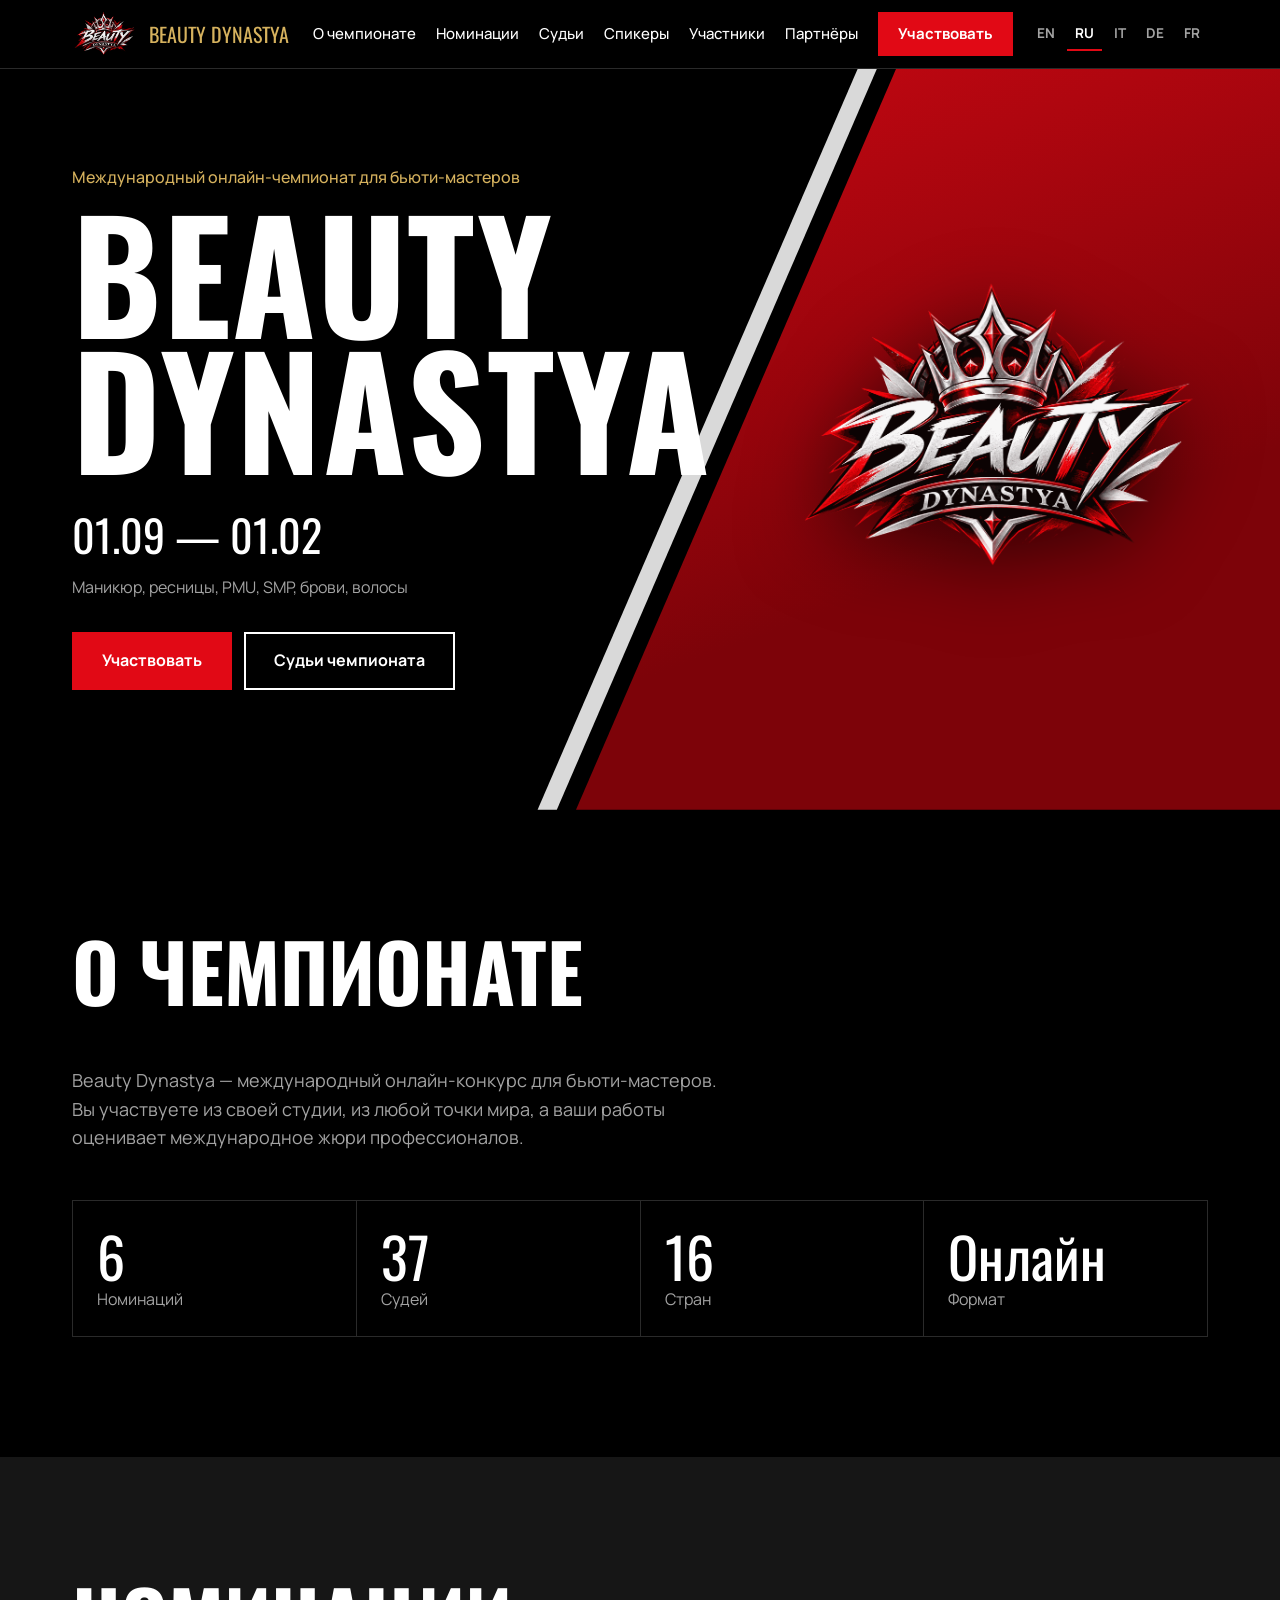
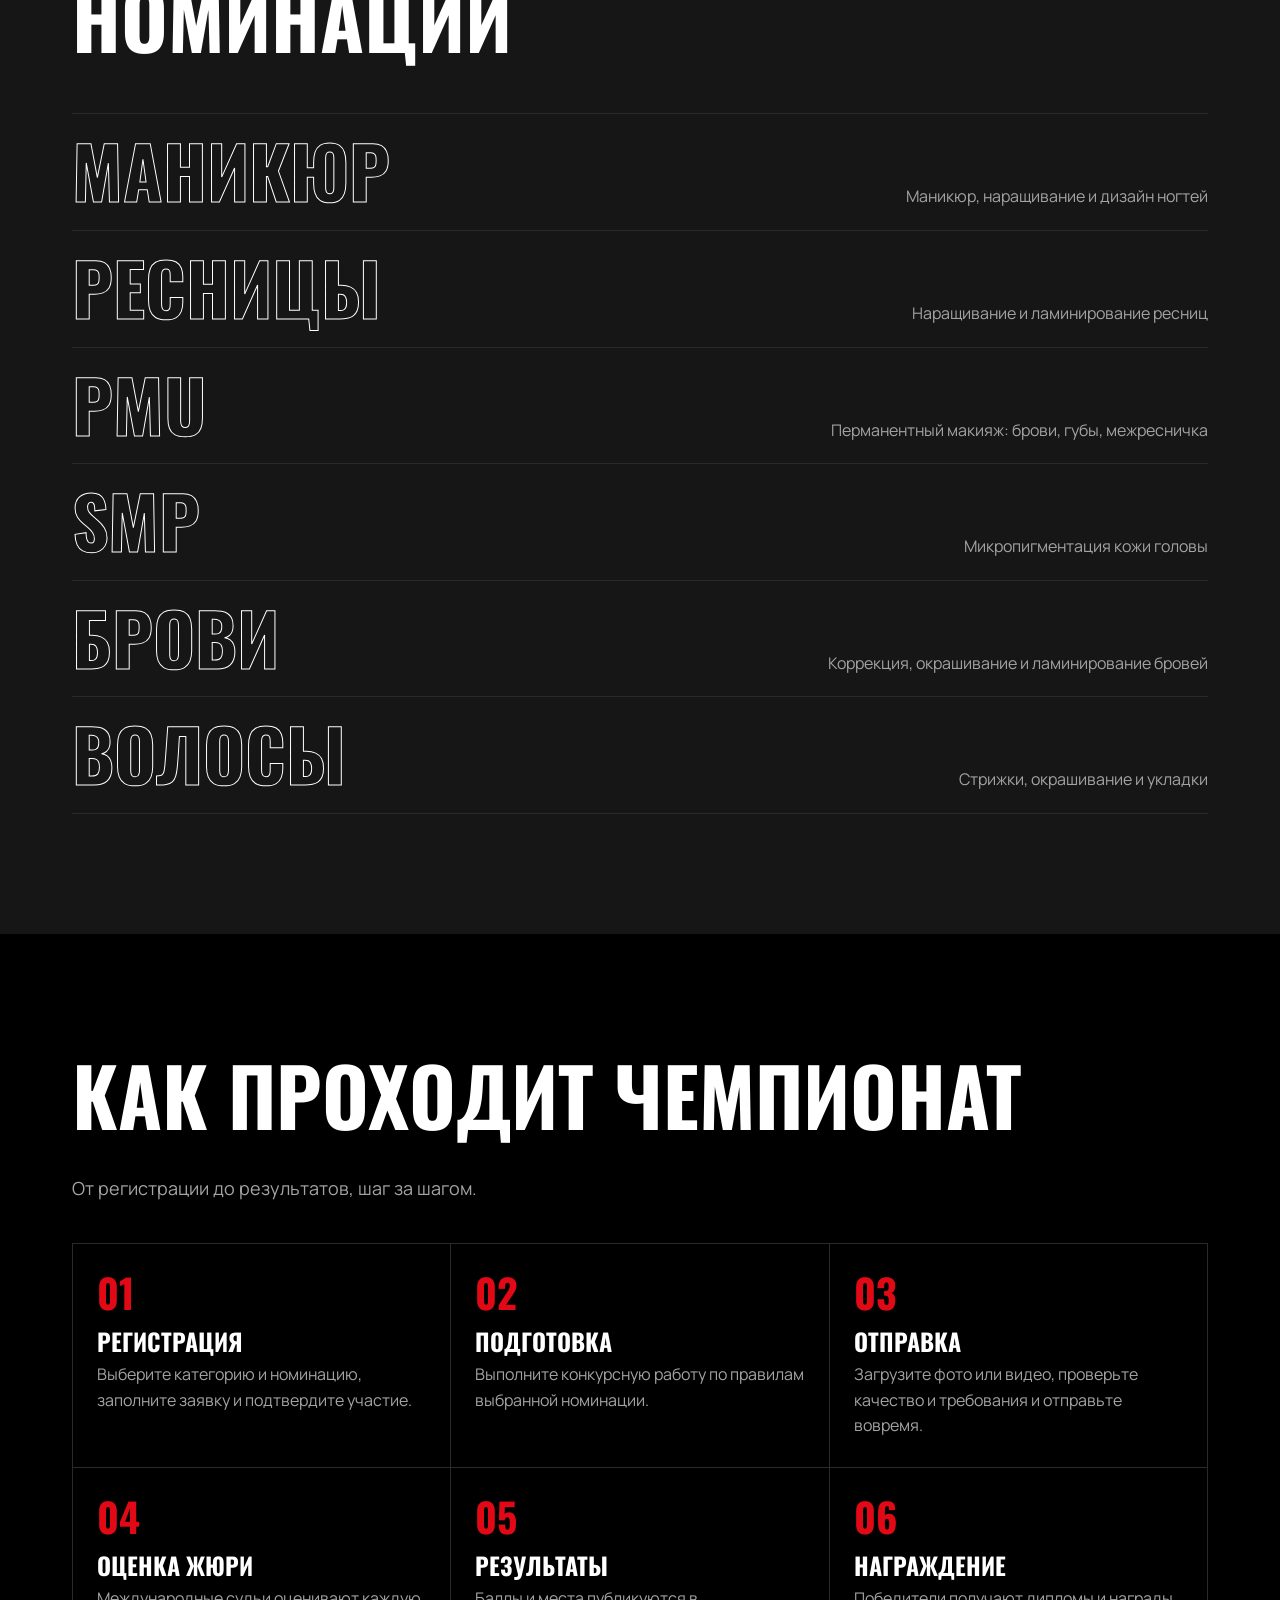
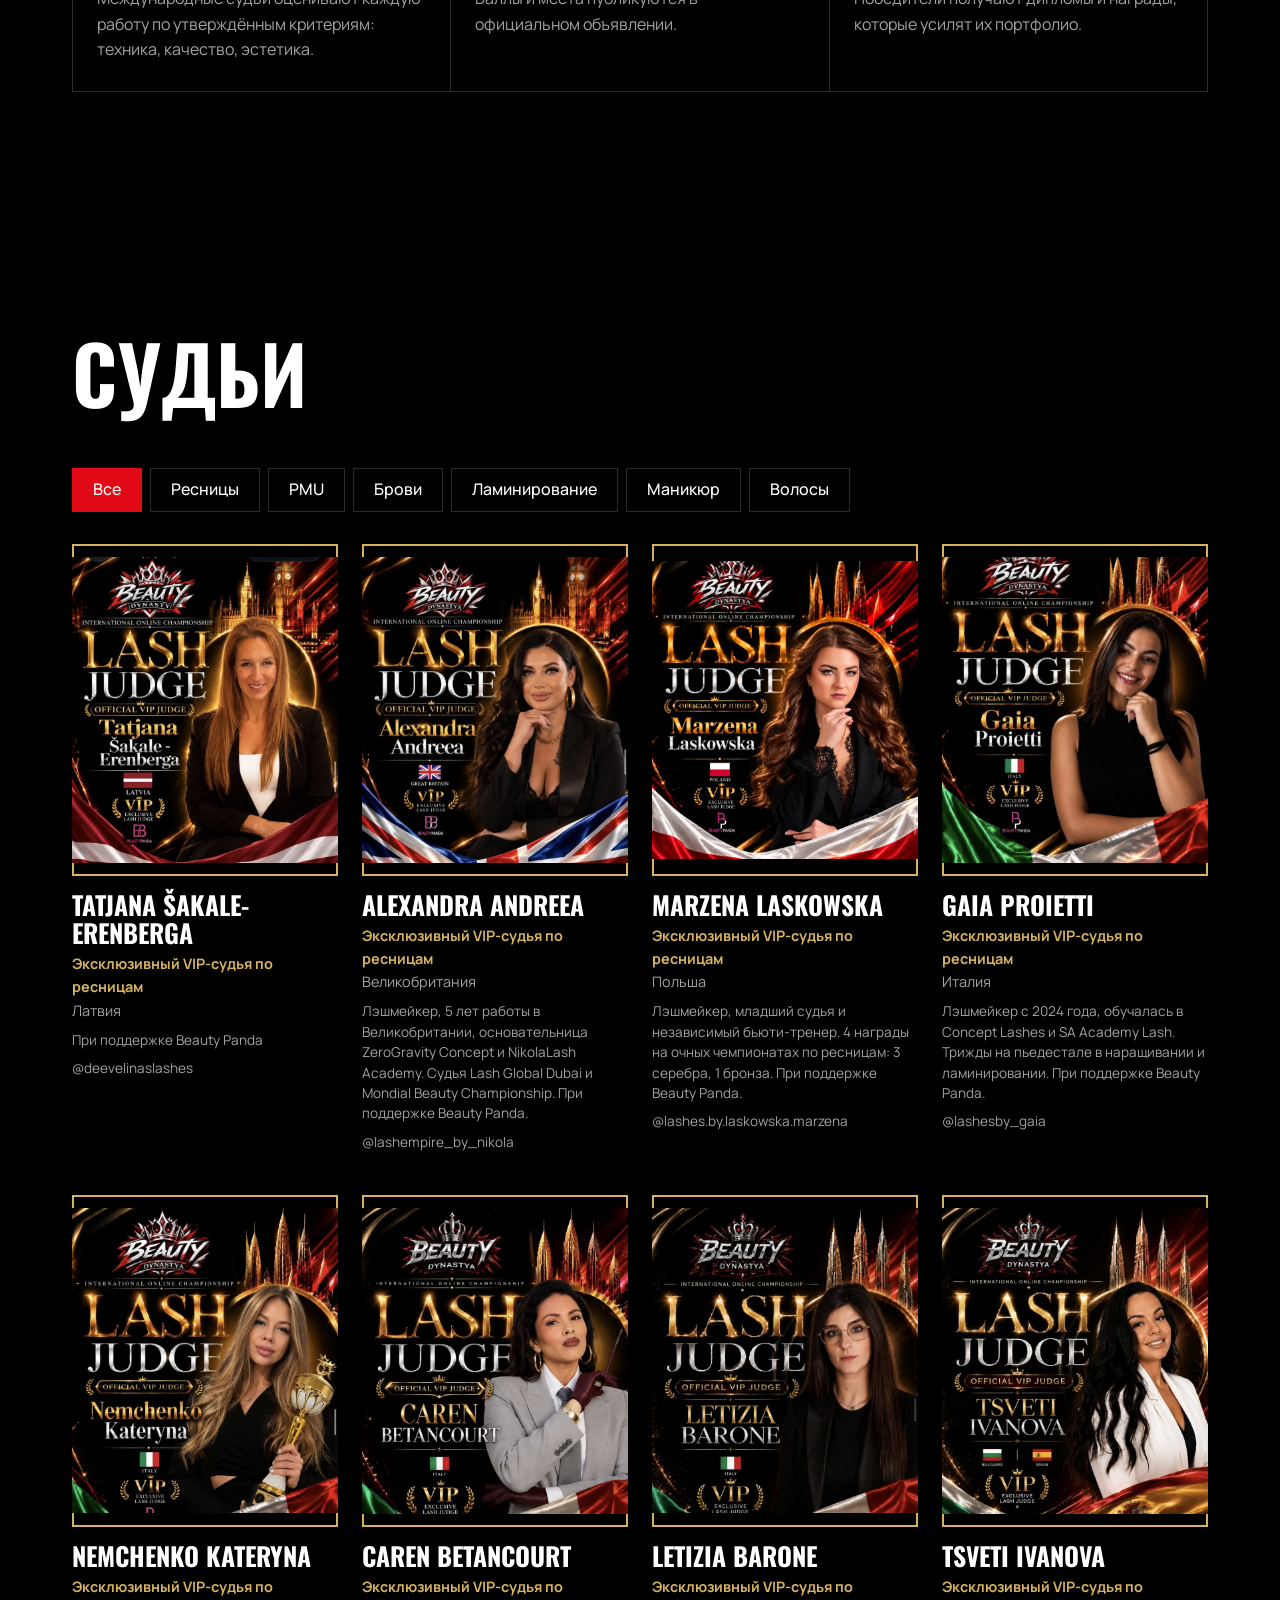
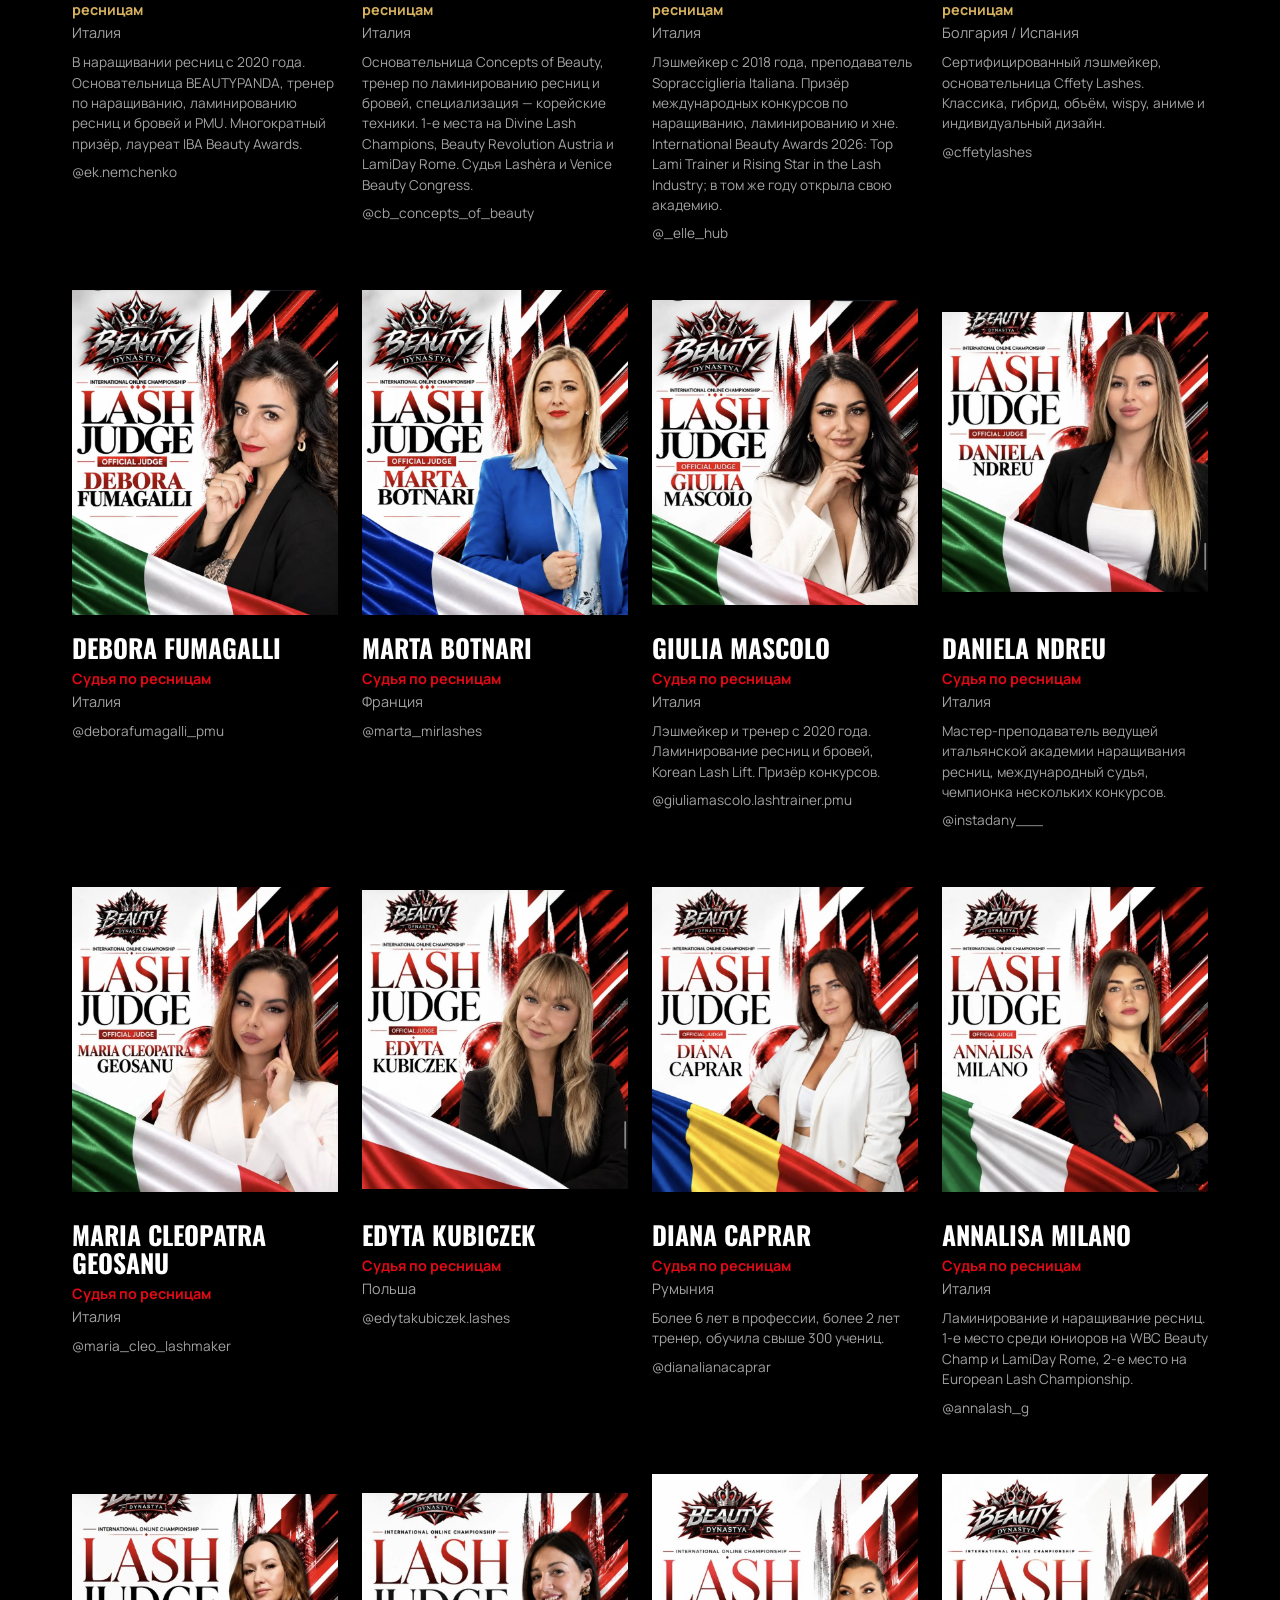
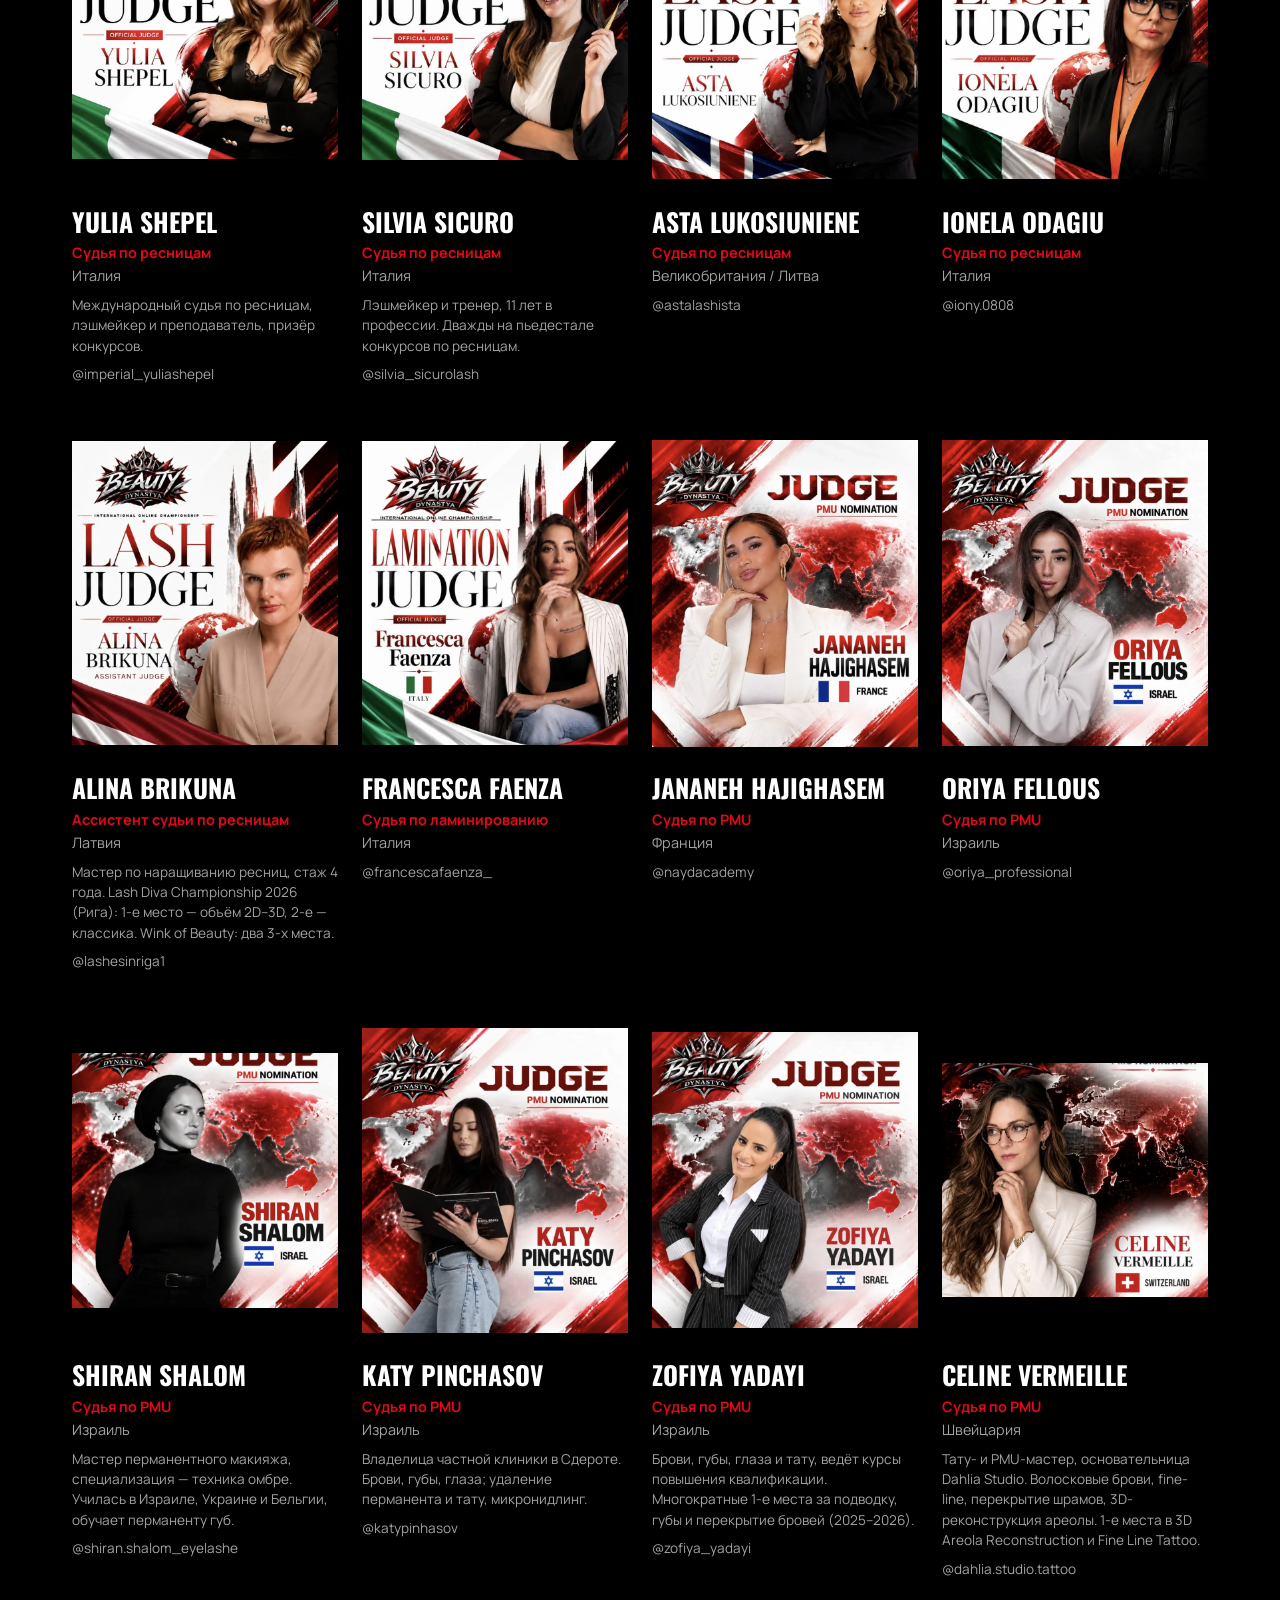
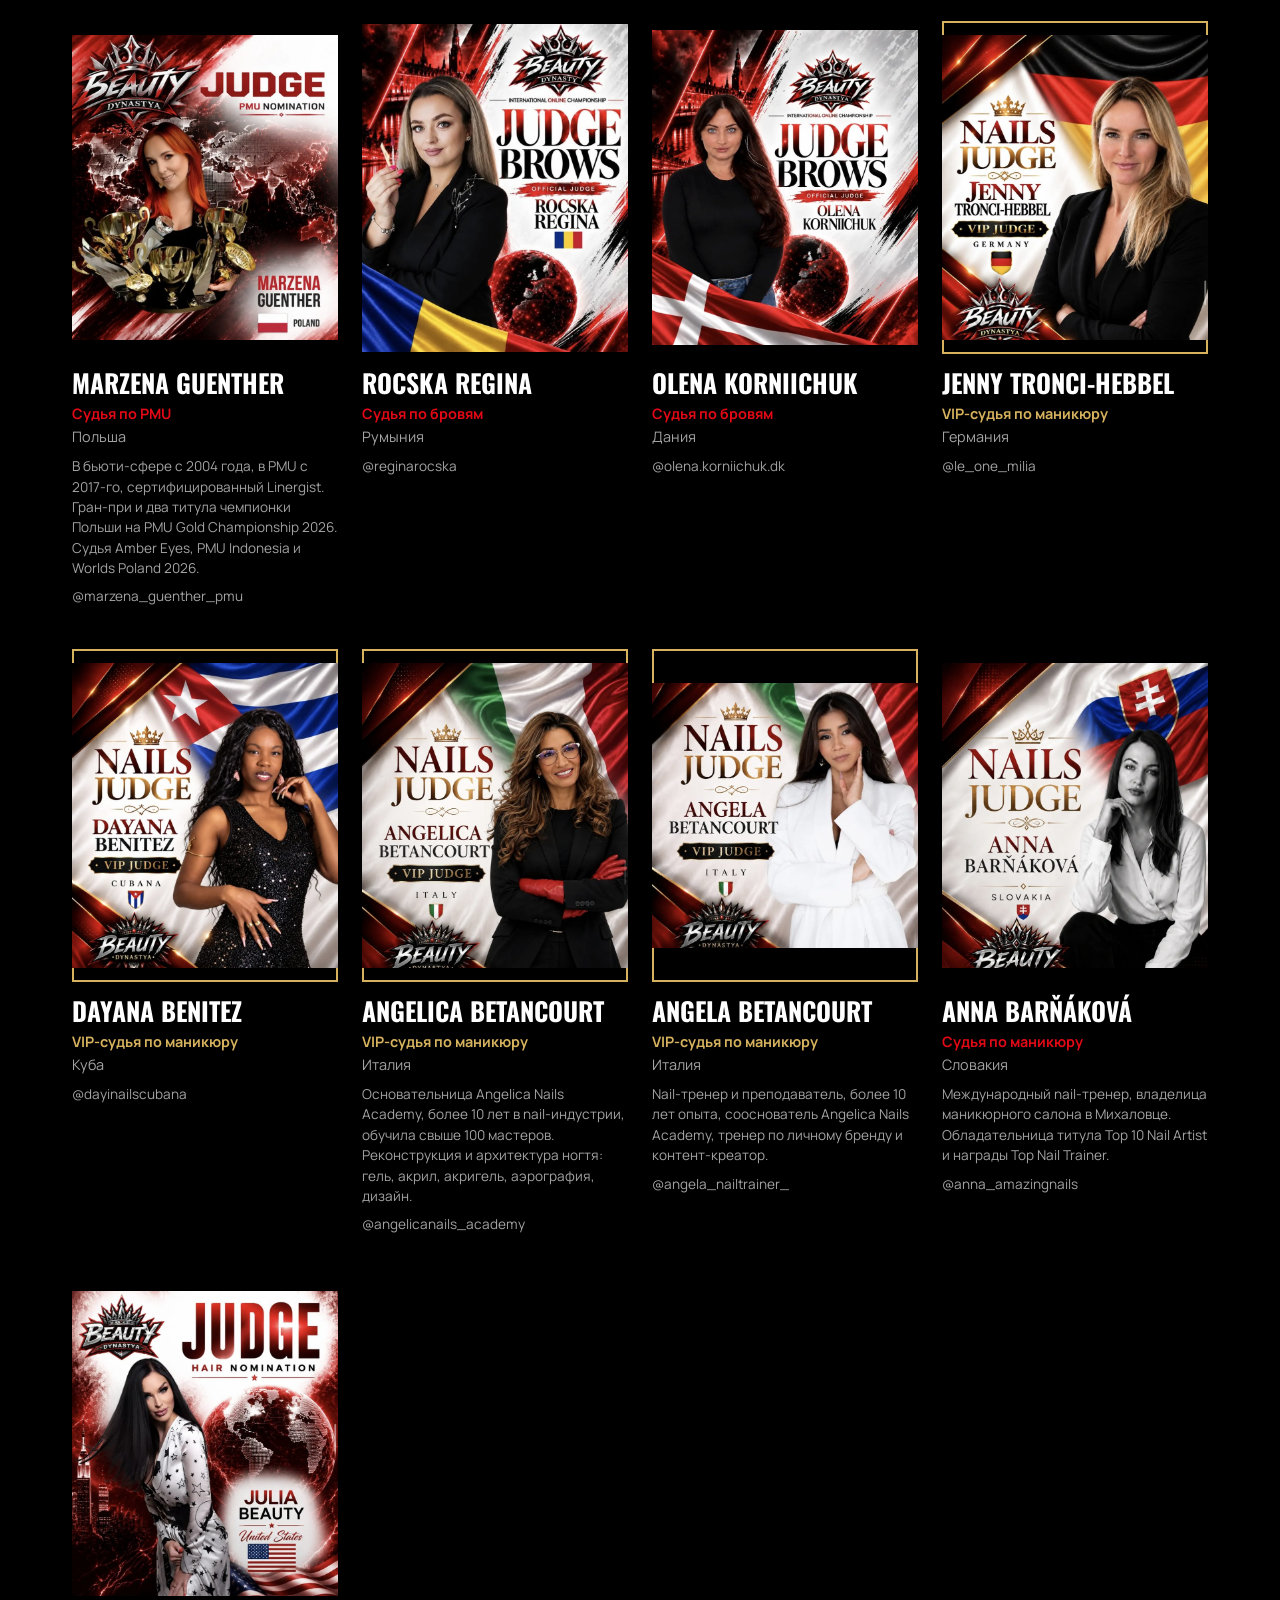
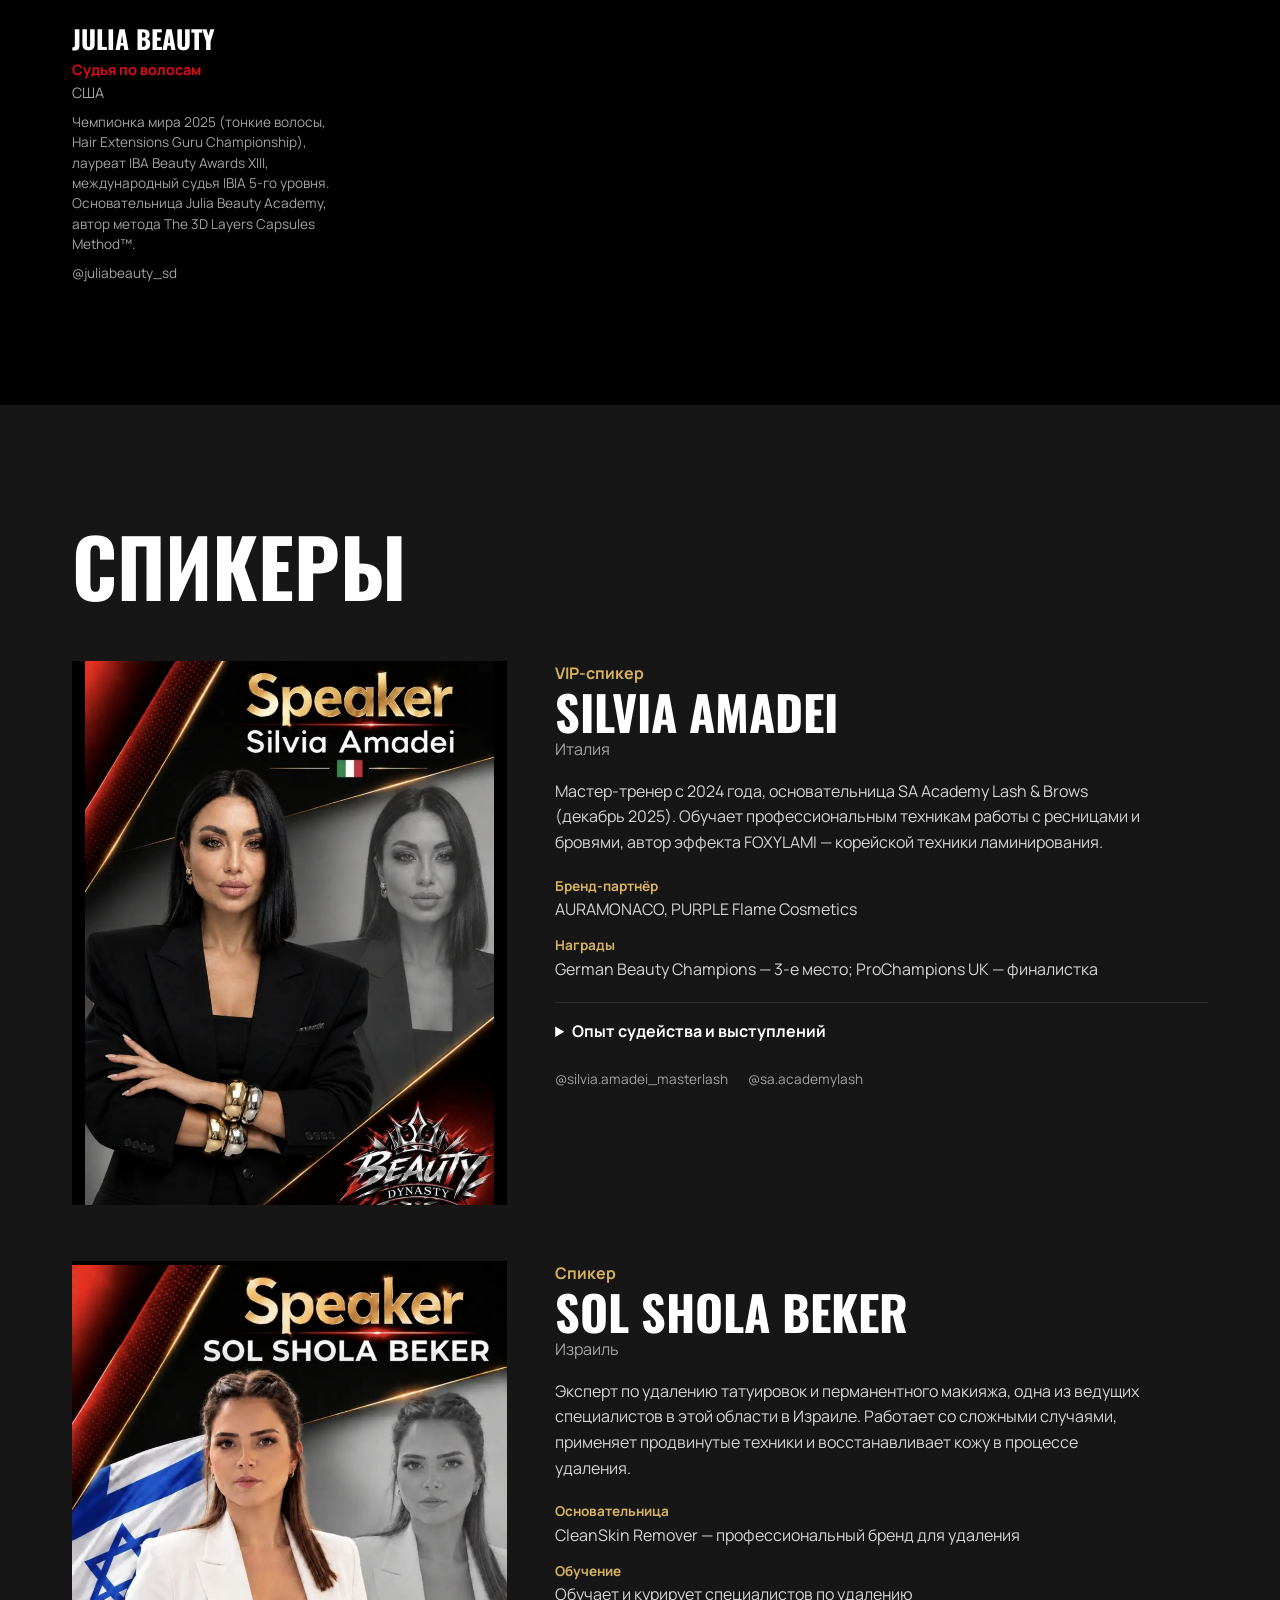
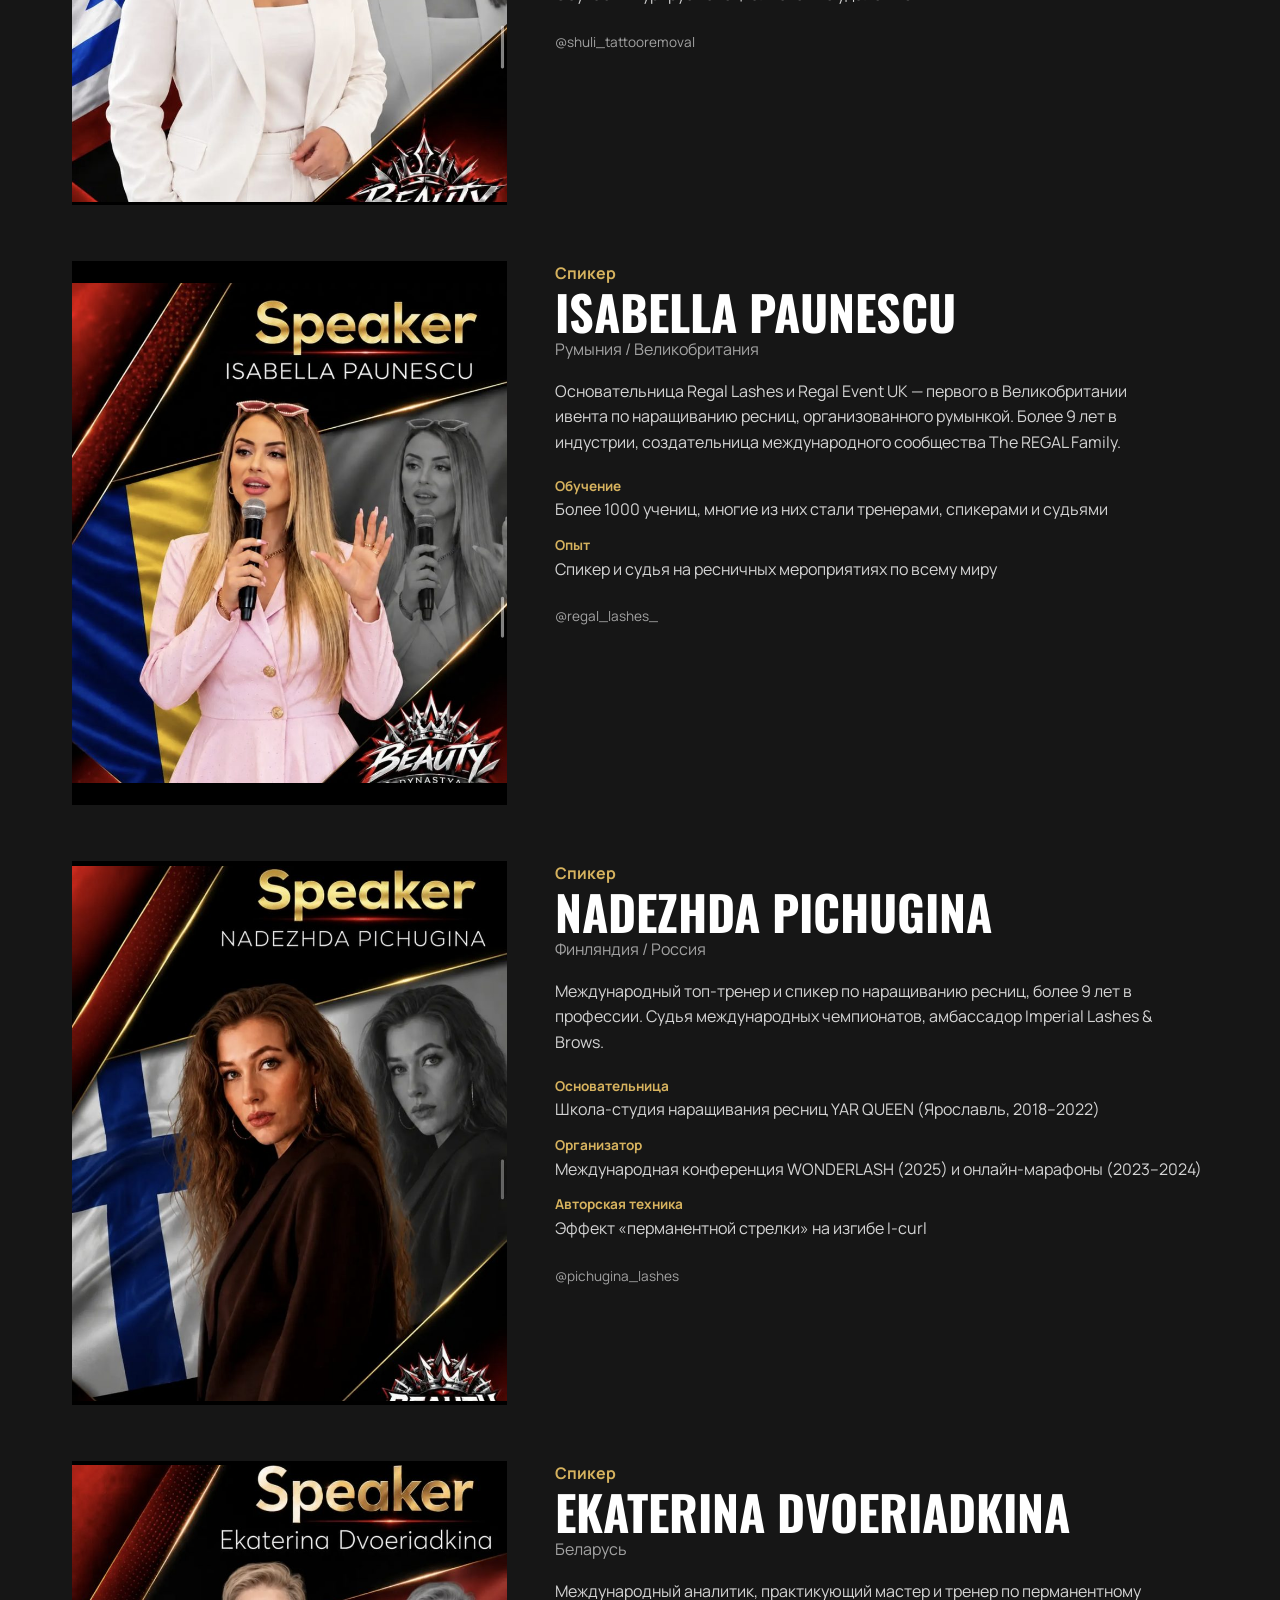
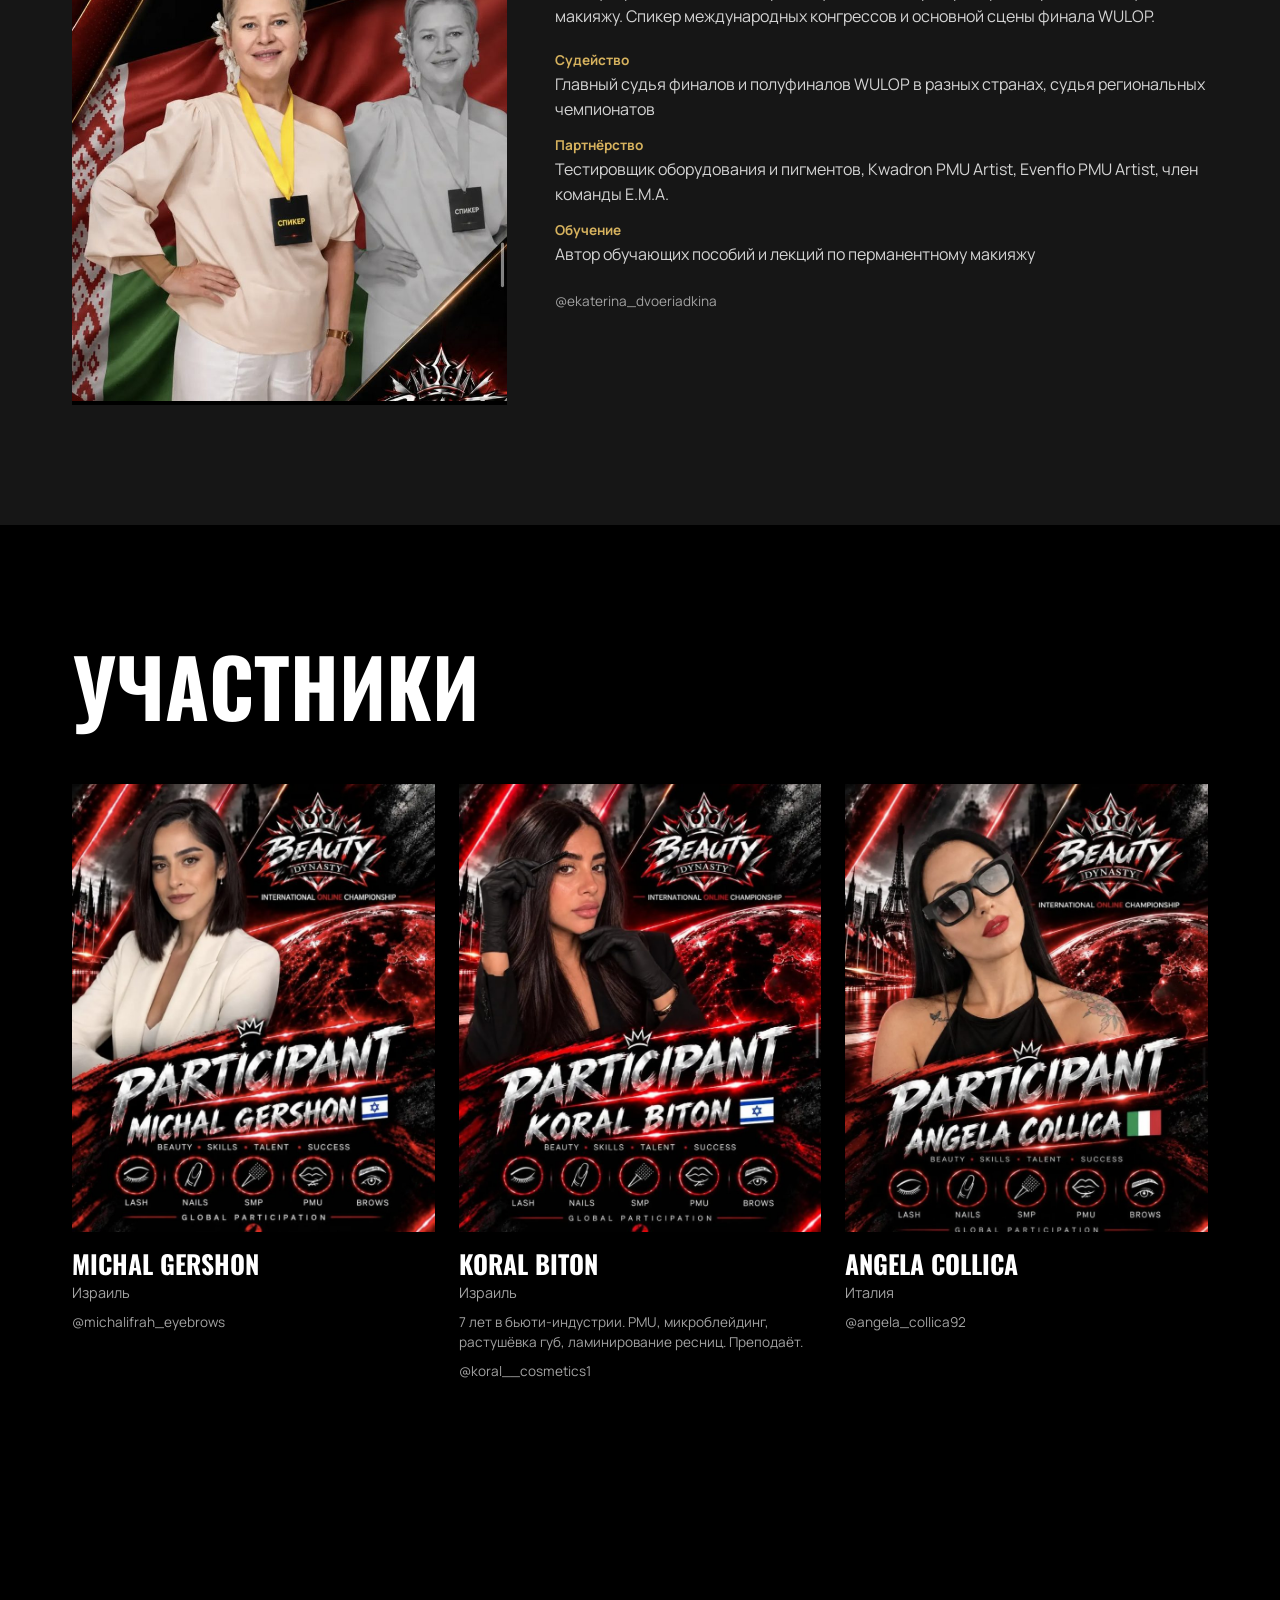
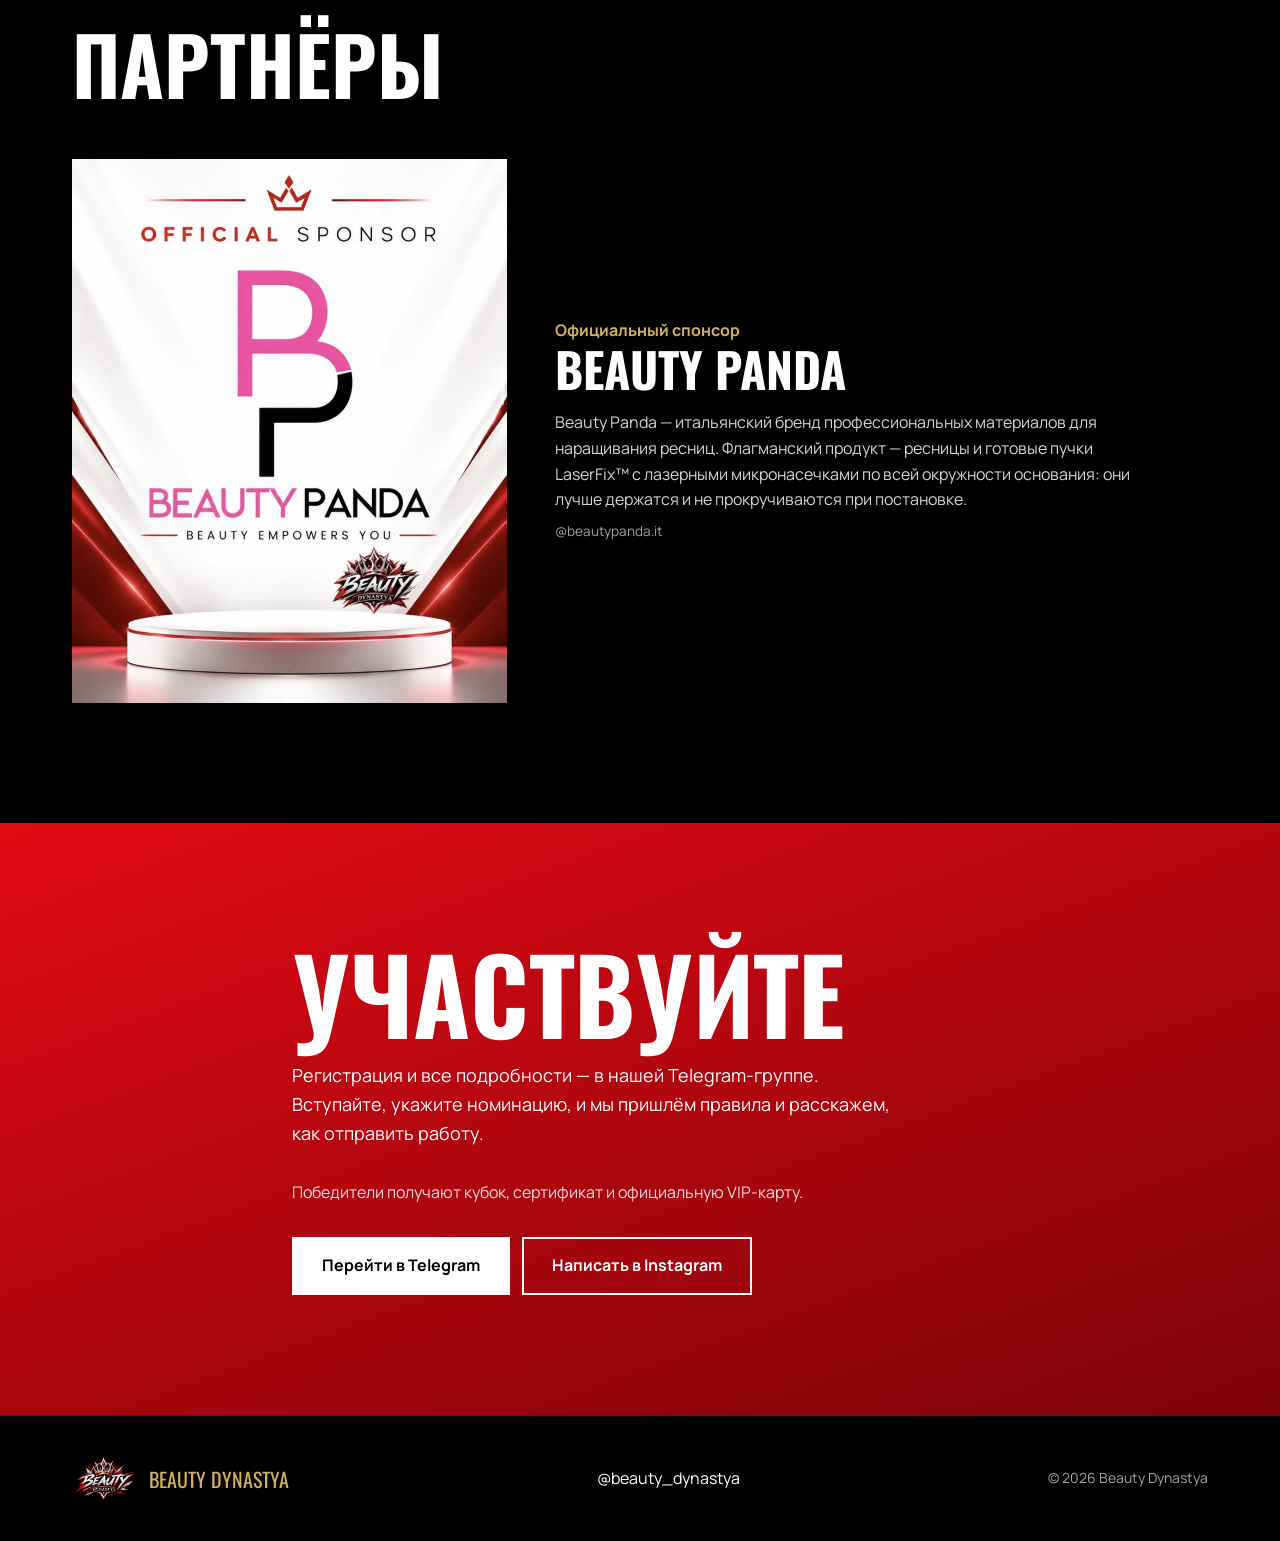
<file: ru/index.html>
<!DOCTYPE html>
<html lang="ru">
<head>
  <meta charset="UTF-8">
  <meta name="viewport" content="width=device-width, initial-scale=1">
  <title>Beauty Dynastya — международный онлайн-чемпионат для бьюти-мастеров</title>
  <meta name="description" content="Международный онлайн-чемпионат для бьюти-мастеров: маникюр, ресницы, PMU, SMP, брови, волосы. 01.09 — 01.02.">
  <link rel="icon" href="../images/favicon.png" type="image/png">

  <!-- Oswald instead of Anton: it has Cyrillic letters -->
  <link rel="preconnect" href="https://fonts.googleapis.com">
  <link rel="preconnect" href="https://fonts.gstatic.com" crossorigin>
  <link href="https://fonts.googleapis.com/css2?family=Oswald:wght@700&family=Manrope:wght@400;500;700&display=swap" rel="stylesheet">

  <link rel="stylesheet" href="../css/style.css?v=3">
  <script src="../js/main.js?v=3" defer></script>
</head>
<body>

  <!-- ===== HEADER ===== -->
  <header class="header">
    <div class="container header__inner">
      <a href="#top" class="header__brand">
        <img class="logo" src="../images/logo.png" alt="" width="65" height="45">
        <span>Beauty Dynastya</span>
      </a>

      <ul class="lang" aria-label="Язык">
        <li><a href="../index.html" hreflang="en" lang="en">EN</a></li>
        <li><a href="index.html" hreflang="ru" aria-current="page">RU</a></li>
        <li><a href="../it/index.html" hreflang="it" lang="it">IT</a></li>
        <li><a href="../de/index.html" hreflang="de" lang="de">DE</a></li>
        <li><a href="../fr/index.html" hreflang="fr" lang="fr">FR</a></li>
      </ul>

      <button class="burger" type="button" aria-label="Открыть меню" aria-expanded="false" aria-controls="nav"
              data-label-open="Открыть меню" data-label-close="Закрыть меню">
        <span></span>
      </button>

      <nav class="nav" id="nav" aria-label="Главное меню">
        <ul class="nav__list">
          <li><a href="#about">О чемпионате</a></li>
          <li><a href="#nominations">Номинации</a></li>
          <li><a href="#judges">Судьи</a></li>
          <li><a href="#speakers">Спикеры</a></li>
          <li><a href="#participants">Участники</a></li>
          <li><a href="#partners">Партнёры</a></li>
          <li><a href="#register" class="btn btn--small" data-open-apply>Участвовать</a></li>
        </ul>
      </nav>
    </div>
  </header>

  <main id="top">

    <!-- ===== HERO ===== -->
    <section class="hero">
      <div class="container hero__inner">
        <div class="hero__text">
          <p class="hero__kicker">Международный онлайн-чемпионат для бьюти-мастеров</p>
          <h1 class="hero__title">Beauty<br>Dynastya</h1>
          <p class="hero__dates"><time>01.09</time> — <time>01.02</time></p>
          <p class="hero__noms">Маникюр, ресницы, PMU, SMP, брови, волосы</p>
          <div class="hero__actions">
            <a href="#register" class="btn" data-open-apply>Участвовать</a>
            <a href="#judges" class="btn btn--ghost">Судьи чемпионата</a>
          </div>
        </div>

        <div class="hero__logo">
          <img src="../images/logo.png" alt="Логотип Beauty Dynastya" width="900" height="623">
        </div>
      </div>
    </section>

    <!-- ===== ABOUT ===== -->
    <section class="section about" id="about">
      <div class="container about__inner">
        <h2 class="section__title">О чемпионате</h2>
        <p class="about__text">
          Beauty Dynastya — международный онлайн-конкурс для бьюти-мастеров.
          Вы участвуете из своей студии, из любой точки мира, а ваши работы
          оценивает международное жюри профессионалов.
        </p>

        <dl class="facts">
          <div class="facts__item"><dt>Номинаций</dt><dd>6</dd></div>
          <div class="facts__item"><dt>Судей</dt><dd>37</dd></div>
          <div class="facts__item"><dt>Стран</dt><dd>16</dd></div>
          <div class="facts__item"><dt>Формат</dt><dd>Онлайн</dd></div>
        </dl>
      </div>
    </section>

    <!-- ===== NOMINATIONS ===== -->
    <section class="section nominations" id="nominations">
      <div class="container">
        <h2 class="section__title">Номинации</h2>
        <ul class="noms">
          <li class="noms__item"><h3>Маникюр</h3><p>Маникюр, наращивание и дизайн ногтей</p></li>
          <li class="noms__item"><h3>Ресницы</h3><p>Наращивание и ламинирование ресниц</p></li>
          <li class="noms__item"><h3>PMU</h3><p>Перманентный макияж: брови, губы, межресничка</p></li>
          <li class="noms__item"><h3>SMP</h3><p>Микропигментация кожи головы</p></li>
          <li class="noms__item"><h3>Брови</h3><p>Коррекция, окрашивание и ламинирование бровей</p></li>
          <li class="noms__item"><h3>Волосы</h3><p>Стрижки, окрашивание и укладки</p></li>
        </ul>
      </div>
    </section>

    <!-- ===== HOW IT WORKS ===== -->
    <section class="section process" id="how">
      <div class="container">
        <h2 class="section__title">Как проходит чемпионат</h2>
        <p class="process__lead">От регистрации до результатов, шаг за шагом.</p>
        <ol class="process__list">
          <li class="process__step">
            <h3 class="process__title">Регистрация</h3>
            <p class="process__text">Выберите категорию и номинацию, заполните заявку и подтвердите участие.</p>
          </li>
          <li class="process__step">
            <h3 class="process__title">Подготовка</h3>
            <p class="process__text">Выполните конкурсную работу по правилам выбранной номинации.</p>
          </li>
          <li class="process__step">
            <h3 class="process__title">Отправка</h3>
            <p class="process__text">Загрузите фото или видео, проверьте качество и требования и отправьте вовремя.</p>
          </li>
          <li class="process__step">
            <h3 class="process__title">Оценка жюри</h3>
            <p class="process__text">Международные судьи оценивают каждую работу по утверждённым критериям: техника, качество, эстетика.</p>
          </li>
          <li class="process__step">
            <h3 class="process__title">Результаты</h3>
            <p class="process__text">Баллы и места публикуются в официальном объявлении.</p>
          </li>
          <li class="process__step">
            <h3 class="process__title">Награждение</h3>
            <p class="process__text">Победители получают дипломы и награды, которые усилят их портфолио.</p>
          </li>
        </ol>
      </div>
    </section>

    <!-- ===== JUDGES ===== -->
    <section class="section judges" id="judges">
      <div class="container">
        <h2 class="section__title">Судьи</h2>

        <div class="filter" role="group" aria-label="Фильтр судей по номинации">
          <button class="filter__btn" type="button" data-filter="all" aria-pressed="true">Все</button>
          <button class="filter__btn" type="button" data-filter="lash" aria-pressed="false">Ресницы</button>
          <button class="filter__btn" type="button" data-filter="pmu" aria-pressed="false">PMU</button>
          <button class="filter__btn" type="button" data-filter="brows" aria-pressed="false">Брови</button>
          <button class="filter__btn" type="button" data-filter="lamination" aria-pressed="false">Ламинирование</button>
          <button class="filter__btn" type="button" data-filter="nails" aria-pressed="false">Маникюр</button>
          <button class="filter__btn" type="button" data-filter="hair" aria-pressed="false">Волосы</button>
        </div>

        <ul class="judges__grid">
          <!-- LASH -->
          <li class="judge judge--vip" data-category="lash">
            <div class="photo photo--poster">
              <img src="../images/posters/tatjana-sakale-erenberga.jpg" alt="Tatjana Šakale-Erenberga" loading="lazy">
              <span class="photo__initials" aria-hidden="true">TŠ</span>
            </div>
            <h3 class="judge__name">Tatjana Šakale-Erenberga</h3>
            <p class="judge__role">Эксклюзивный VIP-судья по ресницам</p>
            <p class="judge__country">Латвия</p>
            <p class="judge__bio">При поддержке Beauty Panda</p>
            <a class="insta" href="https://www.instagram.com/deevelinaslashes/" target="_blank" rel="noopener">@deevelinaslashes</a>
          </li>
          <li class="judge judge--vip" data-category="lash">
            <div class="photo photo--poster">
              <img src="../images/posters/alexandra-andreea.jpg" alt="Alexandra Andreea" loading="lazy">
              <span class="photo__initials" aria-hidden="true">AA</span>
            </div>
            <h3 class="judge__name">Alexandra Andreea</h3>
            <p class="judge__role">Эксклюзивный VIP-судья по ресницам</p>
            <p class="judge__country">Великобритания</p>
            <p class="judge__bio">Лэшмейкер, 5 лет работы в Великобритании, основательница ZeroGravity Concept и NikolaLash Academy. Судья Lash Global Dubai и Mondial Beauty Championship. При поддержке Beauty Panda.</p>
            <a class="insta" href="https://www.instagram.com/lashempire_by_nikola/" target="_blank" rel="noopener">@lashempire_by_nikola</a>
          </li>
          <li class="judge judge--vip" data-category="lash">
            <div class="photo photo--poster">
              <img src="../images/posters/marzena-laskowska.jpg" alt="Marzena Laskowska" loading="lazy">
              <span class="photo__initials" aria-hidden="true">ML</span>
            </div>
            <h3 class="judge__name">Marzena Laskowska</h3>
            <p class="judge__role">Эксклюзивный VIP-судья по ресницам</p>
            <p class="judge__country">Польша</p>
            <p class="judge__bio">Лэшмейкер, младший судья и независимый бьюти-тренер. 4 награды на очных чемпионатах по ресницам: 3 серебра, 1 бронза. При поддержке Beauty Panda.</p>
            <a class="insta" href="https://www.instagram.com/lashes.by.laskowska.marzena/" target="_blank" rel="noopener">@lashes.by.laskowska.marzena</a>
          </li>
          <li class="judge judge--vip" data-category="lash">
            <div class="photo photo--poster">
              <img src="../images/posters/gaia-proietti.jpg" alt="Gaia Proietti" loading="lazy">
              <span class="photo__initials" aria-hidden="true">GP</span>
            </div>
            <h3 class="judge__name">Gaia Proietti</h3>
            <p class="judge__role">Эксклюзивный VIP-судья по ресницам</p>
            <p class="judge__country">Италия</p>
            <p class="judge__bio">Лэшмейкер с 2024 года, обучалась в Concept Lashes и SA Academy Lash. Трижды на пьедестале в наращивании и ламинировании. При поддержке Beauty Panda.</p>
            <a class="insta" href="https://www.instagram.com/lashesby_gaia/" target="_blank" rel="noopener">@lashesby_gaia</a>
          </li>
          <li class="judge judge--vip" data-category="lash">
            <div class="photo photo--poster">
              <img src="../images/posters/kateryna-nemchenko.jpg" alt="Nemchenko Kateryna" loading="lazy">
              <span class="photo__initials" aria-hidden="true">NK</span>
            </div>
            <h3 class="judge__name">Nemchenko Kateryna</h3>
            <p class="judge__role">Эксклюзивный VIP-судья по ресницам</p>
            <p class="judge__country">Италия</p>
            <p class="judge__bio">В наращивании ресниц с 2020 года. Основательница BEAUTYPANDA, тренер по наращиванию, ламинированию ресниц и бровей и PMU. Многократный призёр, лауреат IBA Beauty Awards.</p>
            <a class="insta" href="https://www.instagram.com/ek.nemchenko/" target="_blank" rel="noopener">@ek.nemchenko</a>
          </li>
          <li class="judge judge--vip" data-category="lash">
            <div class="photo photo--poster">
              <img src="../images/posters/caren-betancourt.jpg" alt="Caren Betancourt" loading="lazy">
              <span class="photo__initials" aria-hidden="true">CB</span>
            </div>
            <h3 class="judge__name">Caren Betancourt</h3>
            <p class="judge__role">Эксклюзивный VIP-судья по ресницам</p>
            <p class="judge__country">Италия</p>
            <p class="judge__bio">Основательница Concepts of Beauty, тренер по ламинированию ресниц и бровей, специализация — корейские техники. 1-е места на Divine Lash Champions, Beauty Revolution Austria и LamiDay Rome. Судья Lashèra и Venice Beauty Congress.</p>
            <a class="insta" href="https://www.instagram.com/cb_concepts_of_beauty/" target="_blank" rel="noopener">@cb_concepts_of_beauty</a>
          </li>
          <li class="judge judge--vip" data-category="lash">
            <div class="photo photo--poster">
              <img src="../images/posters/letizia-barone.jpg" alt="Letizia Barone" loading="lazy">
              <span class="photo__initials" aria-hidden="true">LB</span>
            </div>
            <h3 class="judge__name">Letizia Barone</h3>
            <p class="judge__role">Эксклюзивный VIP-судья по ресницам</p>
            <p class="judge__country">Италия</p>
            <p class="judge__bio">Лэшмейкер с 2018 года, преподаватель Sopracciglieria Italiana. Призёр международных конкурсов по наращиванию, ламинированию и хне. International Beauty Awards 2026: Top Lami Trainer и Rising Star in the Lash Industry; в том же году открыла свою академию.</p>
            <a class="insta" href="https://www.instagram.com/_elle_hub/" target="_blank" rel="noopener">@_elle_hub</a>
          </li>
          <li class="judge judge--vip" data-category="lash">
            <div class="photo photo--poster">
              <img src="../images/posters/tsveti-ivanova.jpg" alt="Tsveti Ivanova" loading="lazy">
              <span class="photo__initials" aria-hidden="true">TI</span>
            </div>
            <h3 class="judge__name">Tsveti Ivanova</h3>
            <p class="judge__role">Эксклюзивный VIP-судья по ресницам</p>
            <p class="judge__country">Болгария / Испания</p>
            <p class="judge__bio">Сертифицированный лэшмейкер, основательница Cffety Lashes. Классика, гибрид, объём, wispy, аниме и индивидуальный дизайн.</p>
            <a class="insta" href="https://www.instagram.com/cffetylashes/" target="_blank" rel="noopener">@cffetylashes</a>
          </li>
          <li class="judge" data-category="lash">
            <div class="photo photo--poster">
              <img src="../images/posters/debora-fumagalli.jpg" alt="Debora Fumagalli" loading="lazy">
              <span class="photo__initials" aria-hidden="true">DF</span>
            </div>
            <h3 class="judge__name">Debora Fumagalli</h3>
            <p class="judge__role">Судья по ресницам</p>
            <p class="judge__country">Италия</p>
            <a class="insta" href="https://www.instagram.com/deborafumagalli_pmu/" target="_blank" rel="noopener">@deborafumagalli_pmu</a>
          </li>
          <li class="judge" data-category="lash">
            <div class="photo photo--poster">
              <img src="../images/posters/marta-botnari.jpg" alt="Marta Botnari" loading="lazy">
              <span class="photo__initials" aria-hidden="true">MB</span>
            </div>
            <h3 class="judge__name">Marta Botnari</h3>
            <p class="judge__role">Судья по ресницам</p>
            <p class="judge__country">Франция</p>
            <a class="insta" href="https://www.instagram.com/marta_mirlashes/" target="_blank" rel="noopener">@marta_mirlashes</a>
          </li>
          <li class="judge" data-category="lash">
            <div class="photo photo--poster">
              <img src="../images/posters/giulia-mascolo.jpg" alt="Giulia Mascolo" loading="lazy">
              <span class="photo__initials" aria-hidden="true">GM</span>
            </div>
            <h3 class="judge__name">Giulia Mascolo</h3>
            <p class="judge__role">Судья по ресницам</p>
            <p class="judge__country">Италия</p>
            <p class="judge__bio">Лэшмейкер и тренер с 2020 года. Ламинирование ресниц и бровей, Korean Lash Lift. Призёр конкурсов.</p>
            <a class="insta" href="https://www.instagram.com/giuliamascolo.lashtrainer.pmu/" target="_blank" rel="noopener">@giuliamascolo.lashtrainer.pmu</a>
          </li>
          <li class="judge" data-category="lash">
            <div class="photo photo--poster">
              <img src="../images/posters/daniela-ndreu.jpg" alt="Daniela Ndreu" loading="lazy">
              <span class="photo__initials" aria-hidden="true">DN</span>
            </div>
            <h3 class="judge__name">Daniela Ndreu</h3>
            <p class="judge__role">Судья по ресницам</p>
            <p class="judge__country">Италия</p>
            <p class="judge__bio">Мастер-преподаватель ведущей итальянской академии наращивания ресниц, международный судья, чемпионка нескольких конкурсов.</p>
            <a class="insta" href="https://www.instagram.com/instadany___/" target="_blank" rel="noopener">@instadany___</a>
          </li>
          <li class="judge" data-category="lash">
            <div class="photo photo--poster">
              <img src="../images/posters/maria-cleopatra-geosanu.jpg" alt="Maria Cleopatra Geosanu" loading="lazy">
              <span class="photo__initials" aria-hidden="true">MG</span>
            </div>
            <h3 class="judge__name">Maria Cleopatra Geosanu</h3>
            <p class="judge__role">Судья по ресницам</p>
            <p class="judge__country">Италия</p>
            <a class="insta" href="https://www.instagram.com/maria_cleo_lashmaker/" target="_blank" rel="noopener">@maria_cleo_lashmaker</a>
          </li>
          <li class="judge" data-category="lash">
            <div class="photo photo--poster">
              <img src="../images/posters/edyta-kubiczek.jpg" alt="Edyta Kubiczek" loading="lazy">
              <span class="photo__initials" aria-hidden="true">EK</span>
            </div>
            <h3 class="judge__name">Edyta Kubiczek</h3>
            <p class="judge__role">Судья по ресницам</p>
            <p class="judge__country">Польша</p>
            <a class="insta" href="https://www.instagram.com/edytakubiczek.lashes/" target="_blank" rel="noopener">@edytakubiczek.lashes</a>
          </li>
          <li class="judge" data-category="lash">
            <div class="photo photo--poster">
              <img src="../images/posters/diana-caprar.jpg" alt="Diana Caprar" loading="lazy">
              <span class="photo__initials" aria-hidden="true">DC</span>
            </div>
            <h3 class="judge__name">Diana Caprar</h3>
            <p class="judge__role">Судья по ресницам</p>
            <p class="judge__country">Румыния</p>
            <p class="judge__bio">Более 6 лет в профессии, более 2 лет тренер, обучила свыше 300 учениц.</p>
            <a class="insta" href="https://www.instagram.com/dianalianacaprar/" target="_blank" rel="noopener">@dianalianacaprar</a>
          </li>
          <li class="judge" data-category="lash">
            <div class="photo photo--poster">
              <img src="../images/posters/annalisa-milano.jpg" alt="Annalisa Milano" loading="lazy">
              <span class="photo__initials" aria-hidden="true">AM</span>
            </div>
            <h3 class="judge__name">Annalisa Milano</h3>
            <p class="judge__role">Судья по ресницам</p>
            <p class="judge__country">Италия</p>
            <p class="judge__bio">Ламинирование и наращивание ресниц. 1-е место среди юниоров на WBC Beauty Champ и LamiDay Rome, 2-е место на European Lash Championship.</p>
            <a class="insta" href="https://www.instagram.com/annalash_g/" target="_blank" rel="noopener">@annalash_g</a>
          </li>
          <li class="judge" data-category="lash">
            <div class="photo photo--poster">
              <img src="../images/posters/yulia-shepel.jpg" alt="Yulia Shepel" loading="lazy">
              <span class="photo__initials" aria-hidden="true">YS</span>
            </div>
            <h3 class="judge__name">Yulia Shepel</h3>
            <p class="judge__role">Судья по ресницам</p>
            <p class="judge__country">Италия</p>
            <p class="judge__bio">Международный судья по ресницам, лэшмейкер и преподаватель, призёр конкурсов.</p>
            <a class="insta" href="https://www.instagram.com/imperial_yuliashepel/" target="_blank" rel="noopener">@imperial_yuliashepel</a>
          </li>
          <li class="judge" data-category="lash">
            <div class="photo photo--poster">
              <img src="../images/posters/silvia-sicuro.jpg" alt="Silvia Sicuro" loading="lazy">
              <span class="photo__initials" aria-hidden="true">SS</span>
            </div>
            <h3 class="judge__name">Silvia Sicuro</h3>
            <p class="judge__role">Судья по ресницам</p>
            <p class="judge__country">Италия</p>
            <p class="judge__bio">Лэшмейкер и тренер, 11 лет в профессии. Дважды на пьедестале конкурсов по ресницам.</p>
            <a class="insta" href="https://www.instagram.com/silvia_sicurolash/" target="_blank" rel="noopener">@silvia_sicurolash</a>
          </li>
          <li class="judge" data-category="lash">
            <div class="photo photo--poster">
              <img src="../images/posters/asta-lukosiuniene.jpg" alt="Asta Lukosiuniene" loading="lazy">
              <span class="photo__initials" aria-hidden="true">AL</span>
            </div>
            <h3 class="judge__name">Asta Lukosiuniene</h3>
            <p class="judge__role">Судья по ресницам</p>
            <p class="judge__country">Великобритания / Литва</p>
            <a class="insta" href="https://www.instagram.com/astalashista/" target="_blank" rel="noopener">@astalashista</a>
          </li>
          <li class="judge" data-category="lash">
            <div class="photo photo--poster">
              <img src="../images/posters/ionela-odagiu.jpg" alt="Ionela Odagiu" loading="lazy">
              <span class="photo__initials" aria-hidden="true">IO</span>
            </div>
            <h3 class="judge__name">Ionela Odagiu</h3>
            <p class="judge__role">Судья по ресницам</p>
            <p class="judge__country">Италия</p>
            <a class="insta" href="https://www.instagram.com/iony.0808/" target="_blank" rel="noopener">@iony.0808</a>
          </li>
          <li class="judge" data-category="lash">
            <div class="photo photo--poster">
              <img src="../images/posters/alina-brikuna.jpg" alt="Alina Brikuna" loading="lazy">
              <span class="photo__initials" aria-hidden="true">AB</span>
            </div>
            <h3 class="judge__name">Alina Brikuna</h3>
            <p class="judge__role">Ассистент судьи по ресницам</p>
            <p class="judge__country">Латвия</p>
            <p class="judge__bio">Мастер по наращиванию ресниц, стаж 4 года. Lash Diva Championship 2026 (Рига): 1-е место — объём 2D–3D, 2-е — классика. Wink of Beauty: два 3-х места.</p>
            <a class="insta" href="https://www.instagram.com/lashesinriga1/" target="_blank" rel="noopener">@lashesinriga1</a>
          </li>

          <!-- LAMINATION -->
          <li class="judge" data-category="lamination">
            <div class="photo photo--poster">
              <img src="../images/posters/francesca-faenza.jpg" alt="Francesca Faenza" loading="lazy">
              <span class="photo__initials" aria-hidden="true">FF</span>
            </div>
            <h3 class="judge__name">Francesca Faenza</h3>
            <p class="judge__role">Судья по ламинированию</p>
            <p class="judge__country">Италия</p>
            <a class="insta" href="https://www.instagram.com/francescafaenza_/" target="_blank" rel="noopener">@francescafaenza_</a>
          </li>

          <!-- PMU -->
          <li class="judge" data-category="pmu">
            <div class="photo photo--poster">
              <img src="../images/posters/jananeh-hajighasem.jpg" alt="Jananeh Hajighasem" loading="lazy">
              <span class="photo__initials" aria-hidden="true">JH</span>
            </div>
            <h3 class="judge__name">Jananeh Hajighasem</h3>
            <p class="judge__role">Судья по PMU</p>
            <p class="judge__country">Франция</p>
            <a class="insta" href="https://www.instagram.com/naydacademy/" target="_blank" rel="noopener">@naydacademy</a>
          </li>
          <li class="judge" data-category="pmu">
            <div class="photo photo--poster">
              <img src="../images/posters/oriya-fellous.jpg" alt="Oriya Fellous" loading="lazy">
              <span class="photo__initials" aria-hidden="true">OF</span>
            </div>
            <h3 class="judge__name">Oriya Fellous</h3>
            <p class="judge__role">Судья по PMU</p>
            <p class="judge__country">Израиль</p>
            <a class="insta" href="https://www.instagram.com/oriya_professional/" target="_blank" rel="noopener">@oriya_professional</a>
          </li>
          <li class="judge" data-category="pmu">
            <div class="photo photo--poster">
              <img src="../images/posters/shiran-shalom.jpg" alt="Shiran Shalom" loading="lazy">
              <span class="photo__initials" aria-hidden="true">SS</span>
            </div>
            <h3 class="judge__name">Shiran Shalom</h3>
            <p class="judge__role">Судья по PMU</p>
            <p class="judge__country">Израиль</p>
            <p class="judge__bio">Мастер перманентного макияжа, специализация — техника омбре. Училась в Израиле, Украине и Бельгии, обучает перманенту губ.</p>
            <a class="insta" href="https://www.instagram.com/shiran.shalom_eyelashe/" target="_blank" rel="noopener">@shiran.shalom_eyelashe</a>
          </li>
          <li class="judge" data-category="pmu">
            <div class="photo photo--poster">
              <img src="../images/posters/katy-pinchasov.jpg" alt="Katy Pinchasov" loading="lazy">
              <span class="photo__initials" aria-hidden="true">KP</span>
            </div>
            <h3 class="judge__name">Katy Pinchasov</h3>
            <p class="judge__role">Судья по PMU</p>
            <p class="judge__country">Израиль</p>
            <p class="judge__bio">Владелица частной клиники в Сдероте. Брови, губы, глаза; удаление перманента и тату, микронидлинг.</p>
            <a class="insta" href="https://www.instagram.com/katypinhasov/" target="_blank" rel="noopener">@katypinhasov</a>
          </li>
          <li class="judge" data-category="pmu">
            <div class="photo photo--poster">
              <img src="../images/posters/zofiya-yadayi.jpg" alt="Zofiya Yadayi" loading="lazy">
              <span class="photo__initials" aria-hidden="true">ZY</span>
            </div>
            <h3 class="judge__name">Zofiya Yadayi</h3>
            <p class="judge__role">Судья по PMU</p>
            <p class="judge__country">Израиль</p>
            <p class="judge__bio">Брови, губы, глаза и тату, ведёт курсы повышения квалификации. Многократные 1-е места за подводку, губы и перекрытие бровей (2025–2026).</p>
            <a class="insta" href="https://www.instagram.com/zofiya_yadayi/" target="_blank" rel="noopener">@zofiya_yadayi</a>
          </li>
          <li class="judge" data-category="pmu">
            <div class="photo photo--poster">
              <img src="../images/posters/celine-vermeille.jpg" alt="Celine Vermeille" loading="lazy">
              <span class="photo__initials" aria-hidden="true">CV</span>
            </div>
            <h3 class="judge__name">Celine Vermeille</h3>
            <p class="judge__role">Судья по PMU</p>
            <p class="judge__country">Швейцария</p>
            <p class="judge__bio">Тату- и PMU-мастер, основательница Dahlia Studio. Волосковые брови, fine-line, перекрытие шрамов, 3D-реконструкция ареолы. 1-е места в 3D Areola Reconstruction и Fine Line Tattoo.</p>
            <a class="insta" href="https://www.instagram.com/dahlia.studio.tattoo/" target="_blank" rel="noopener">@dahlia.studio.tattoo</a>
          </li>
          <li class="judge" data-category="pmu">
            <div class="photo photo--poster">
              <img src="../images/posters/marzena-guenther.jpg" alt="Marzena Guenther" loading="lazy">
              <span class="photo__initials" aria-hidden="true">MG</span>
            </div>
            <h3 class="judge__name">Marzena Guenther</h3>
            <p class="judge__role">Судья по PMU</p>
            <p class="judge__country">Польша</p>
            <p class="judge__bio">В бьюти-сфере с 2004 года, в PMU с 2017-го, сертифицированный Linergist. Гран-при и два титула чемпионки Польши на PMU Gold Championship 2026. Судья Amber Eyes, PMU Indonesia и Worlds Poland 2026.</p>
            <a class="insta" href="https://www.instagram.com/marzena_guenther_pmu/" target="_blank" rel="noopener">@marzena_guenther_pmu</a>
          </li>

          <!-- BROWS -->
          <li class="judge" data-category="brows">
            <div class="photo photo--poster">
              <img src="../images/posters/regina-rocska.jpg" alt="Rocska Regina" loading="lazy">
              <span class="photo__initials" aria-hidden="true">RR</span>
            </div>
            <h3 class="judge__name">Rocska Regina</h3>
            <p class="judge__role">Судья по бровям</p>
            <p class="judge__country">Румыния</p>
            <a class="insta" href="https://www.instagram.com/reginarocska/" target="_blank" rel="noopener">@reginarocska</a>
          </li>
          <li class="judge" data-category="brows">
            <div class="photo photo--poster">
              <img src="../images/posters/olena-korniichuk.jpg" alt="Olena Korniichuk" loading="lazy">
              <span class="photo__initials" aria-hidden="true">OK</span>
            </div>
            <h3 class="judge__name">Olena Korniichuk</h3>
            <p class="judge__role">Судья по бровям</p>
            <p class="judge__country">Дания</p>
            <a class="insta" href="https://www.instagram.com/olena.korniichuk.dk/" target="_blank" rel="noopener">@olena.korniichuk.dk</a>
          </li>

          <!-- NAILS -->
          <li class="judge judge--vip" data-category="nails">
            <div class="photo photo--poster">
              <img src="../images/posters/jenny-tronci-hebbel.jpg" alt="Jenny Tronci-Hebbel" loading="lazy">
              <span class="photo__initials" aria-hidden="true">JT</span>
            </div>
            <h3 class="judge__name">Jenny Tronci-Hebbel</h3>
            <p class="judge__role">VIP-судья по маникюру</p>
            <p class="judge__country">Германия</p>
            <a class="insta" href="https://www.instagram.com/le_one_milia/" target="_blank" rel="noopener">@le_one_milia</a>
          </li>
          <li class="judge judge--vip" data-category="nails">
            <div class="photo photo--poster">
              <img src="../images/posters/dayana-benitez.jpg" alt="Dayana Benitez" loading="lazy">
              <span class="photo__initials" aria-hidden="true">DB</span>
            </div>
            <h3 class="judge__name">Dayana Benitez</h3>
            <p class="judge__role">VIP-судья по маникюру</p>
            <p class="judge__country">Куба</p>
            <a class="insta" href="https://www.instagram.com/dayinailscubana/" target="_blank" rel="noopener">@dayinailscubana</a>
          </li>
          <li class="judge judge--vip" data-category="nails">
            <div class="photo photo--poster">
              <img src="../images/posters/angelica-betancourt.jpg" alt="Angelica Betancourt" loading="lazy">
              <span class="photo__initials" aria-hidden="true">AB</span>
            </div>
            <h3 class="judge__name">Angelica Betancourt</h3>
            <p class="judge__role">VIP-судья по маникюру</p>
            <p class="judge__country">Италия</p>
            <p class="judge__bio">Основательница Angelica Nails Academy, более 10 лет в nail-индустрии, обучила свыше 100 мастеров. Реконструкция и архитектура ногтя: гель, акрил, акригель, аэрография, дизайн.</p>
            <a class="insta" href="https://www.instagram.com/angelicanails_academy/" target="_blank" rel="noopener">@angelicanails_academy</a>
          </li>
          <li class="judge judge--vip" data-category="nails">
            <div class="photo photo--poster">
              <img src="../images/posters/angela-betancourt.jpg" alt="Angela Betancourt" loading="lazy">
              <span class="photo__initials" aria-hidden="true">AB</span>
            </div>
            <h3 class="judge__name">Angela Betancourt</h3>
            <p class="judge__role">VIP-судья по маникюру</p>
            <p class="judge__country">Италия</p>
            <p class="judge__bio">Nail-тренер и преподаватель, более 10 лет опыта, сооснователь Angelica Nails Academy, тренер по личному бренду и контент-креатор.</p>
            <a class="insta" href="https://www.instagram.com/angela_nailtrainer_/" target="_blank" rel="noopener">@angela_nailtrainer_</a>
          </li>
          <li class="judge" data-category="nails">
            <div class="photo photo--poster">
              <img src="../images/posters/anna-barnakova.jpg" alt="Anna Barňáková" loading="lazy">
              <span class="photo__initials" aria-hidden="true">AB</span>
            </div>
            <h3 class="judge__name">Anna Barňáková</h3>
            <p class="judge__role">Судья по маникюру</p>
            <p class="judge__country">Словакия</p>
            <p class="judge__bio">Международный nail-тренер, владелица маникюрного салона в Михаловце. Обладательница титула Top 10 Nail Artist и награды Top Nail Trainer.</p>
            <a class="insta" href="https://www.instagram.com/anna_amazingnails/" target="_blank" rel="noopener">@anna_amazingnails</a>
          </li>

          <!-- HAIR -->
          <li class="judge" data-category="hair">
            <div class="photo photo--poster">
              <img src="../images/posters/julia-beauty.jpg" alt="Julia Beauty" loading="lazy">
              <span class="photo__initials" aria-hidden="true">JB</span>
            </div>
            <h3 class="judge__name">Julia Beauty</h3>
            <p class="judge__role">Судья по волосам</p>
            <p class="judge__country">США</p>
            <p class="judge__bio">Чемпионка мира 2025 (тонкие волосы, Hair Extensions Guru Championship), лауреат IBA Beauty Awards XIII, международный судья IBIA 5-го уровня. Основательница Julia Beauty Academy, автор метода The 3D Layers Capsules Method™.</p>
            <a class="insta" href="https://www.instagram.com/juliabeauty_sd/" target="_blank" rel="noopener">@juliabeauty_sd</a>
          </li>
        </ul>
      </div>
    </section>

    <!-- ===== SPEAKERS ===== -->
    <section class="section speakers" id="speakers">
      <div class="container">
        <h2 class="section__title">Спикеры</h2>

        <ul class="speakers__grid">

          <li class="speaker">
            <div class="photo photo--poster">
              <img src="../images/posters/silvia-amadei.jpg" alt="Silvia Amadei" loading="lazy">
              <span class="photo__initials" aria-hidden="true">SA</span>
            </div>

            <div class="speaker__info">
              <p class="speaker__label">VIP-спикер</p>
              <h3 class="speaker__name">Silvia Amadei</h3>
              <p class="speaker__country">Италия</p>

              <p class="speaker__bio">
                Мастер-тренер с 2024 года, основательница SA Academy Lash &amp; Brows
                (декабрь 2025). Обучает профессиональным техникам работы с ресницами
                и бровями, автор эффекта FOXYLAMI — корейской техники ламинирования.
              </p>

              <dl class="speaker__facts">
                <div>
                  <dt>Бренд-партнёр</dt>
                  <dd>AURAMONACO, PURPLE Flame Cosmetics</dd>
                </div>
                <div>
                  <dt>Награды</dt>
                  <dd>German Beauty Champions — 3-е место; ProChampions UK — финалистка</dd>
                </div>
              </dl>

              <details class="more">
                <summary>Опыт судейства и выступлений</summary>
                <dl class="speaker__facts">
                  <div>
                    <dt>Судья</dt>
                    <dd>Beauty Champions 2025, Glamur Arena 2025 и 2026, WBC Beauty Championship 2025,
                        WBC Champions 2026, Roma World Beauty 2026, The Art Circus 2026, Beauty Dynastya 2026</dd>
                  </div>
                  <div>
                    <dt>Спикер</dt>
                    <dd>Lamiday 2026, The Art Circus 2026, Roma World Beauty 2026,
                        Babira Conference 2026 (демо-спикер)</dd>
                  </div>
                </dl>
              </details>

              <p class="speaker__links">
                <a class="insta" href="https://www.instagram.com/silvia.amadei_masterlash/" target="_blank" rel="noopener">@silvia.amadei_masterlash</a>
                <a class="insta" href="https://www.instagram.com/sa.academylash/" target="_blank" rel="noopener">@sa.academylash</a>
              </p>
            </div>
          </li>

          <li class="speaker">
            <div class="photo photo--poster">
              <img src="../images/posters/sol-shola-beker.jpg" alt="Sol Shola Beker" loading="lazy">
              <span class="photo__initials" aria-hidden="true">SB</span>
            </div>

            <div class="speaker__info">
              <p class="speaker__label">Спикер</p>
              <h3 class="speaker__name">Sol Shola Beker</h3>
              <p class="speaker__country">Израиль</p>

              <p class="speaker__bio">
                Эксперт по удалению татуировок и перманентного макияжа, одна из ведущих
                специалистов в этой области в Израиле. Работает со сложными случаями,
                применяет продвинутые техники и восстанавливает кожу в процессе удаления.
              </p>

              <dl class="speaker__facts">
                <div>
                  <dt>Основательница</dt>
                  <dd>CleanSkin Remover — профессиональный бренд для удаления</dd>
                </div>
                <div>
                  <dt>Обучение</dt>
                  <dd>Обучает и курирует специалистов по удалению</dd>
                </div>
              </dl>

              <p class="speaker__links">
                <a class="insta" href="https://www.instagram.com/shuli_tattooremoval/" target="_blank" rel="noopener">@shuli_tattooremoval</a>
              </p>
            </div>
          </li>


          <li class="speaker">
            <div class="photo photo--poster">
              <img src="../images/posters/isabella-paunescu.jpg" alt="Isabella Paunescu" loading="lazy">
              <span class="photo__initials" aria-hidden="true">IP</span>
            </div>

            <div class="speaker__info">
              <p class="speaker__label">Спикер</p>
              <h3 class="speaker__name">Isabella Paunescu</h3>
              <p class="speaker__country">Румыния / Великобритания</p>

              <p class="speaker__bio">
                Основательница Regal Lashes и Regal Event UK — первого в Великобритании ивента по наращиванию ресниц, организованного румынкой. Более 9 лет в индустрии, создательница международного сообщества The REGAL Family.
              </p>

              <dl class="speaker__facts">
                <div>
                  <dt>Обучение</dt>
                  <dd>Более 1000 учениц, многие из них стали тренерами, спикерами и судьями</dd>
                </div>
                <div>
                  <dt>Опыт</dt>
                  <dd>Спикер и судья на ресничных мероприятиях по всему миру</dd>
                </div>
              </dl>

              <p class="speaker__links">
                <a class="insta" href="https://www.instagram.com/regal_lashes_/" target="_blank" rel="noopener">@regal_lashes_</a>
              </p>
            </div>
          </li>


          <li class="speaker">
            <div class="photo photo--poster">
              <img src="../images/posters/nadezhda-pichugina.jpg" alt="Nadezhda Pichugina" loading="lazy">
              <span class="photo__initials" aria-hidden="true">NP</span>
            </div>

            <div class="speaker__info">
              <p class="speaker__label">Спикер</p>
              <h3 class="speaker__name">Nadezhda Pichugina</h3>
              <p class="speaker__country">Финляндия / Россия</p>

              <p class="speaker__bio">
                Международный топ-тренер и спикер по наращиванию ресниц, более 9 лет в профессии. Судья международных чемпионатов, амбассадор Imperial Lashes &amp; Brows.
              </p>

              <dl class="speaker__facts">
                <div>
                  <dt>Основательница</dt>
                  <dd>Школа-студия наращивания ресниц YAR QUEEN (Ярославль, 2018–2022)</dd>
                </div>
                <div>
                  <dt>Организатор</dt>
                  <dd>Международная конференция WONDERLASH (2025) и онлайн-марафоны (2023–2024)</dd>
                </div>
                <div>
                  <dt>Авторская техника</dt>
                  <dd>Эффект «перманентной стрелки» на изгибе I-curl</dd>
                </div>
              </dl>

              <p class="speaker__links">
                <a class="insta" href="https://www.instagram.com/pichugina_lashes/" target="_blank" rel="noopener">@pichugina_lashes</a>
              </p>
            </div>
          </li>


          <li class="speaker">
            <div class="photo photo--poster">
              <img src="../images/posters/ekaterina-dvoeriadkina.jpg" alt="Ekaterina Dvoeriadkina" loading="lazy">
              <span class="photo__initials" aria-hidden="true">ED</span>
            </div>

            <div class="speaker__info">
              <p class="speaker__label">Спикер</p>
              <h3 class="speaker__name">Ekaterina Dvoeriadkina</h3>
              <p class="speaker__country">Беларусь</p>

              <p class="speaker__bio">
                Международный аналитик, практикующий мастер и тренер по перманентному макияжу. Спикер международных конгрессов и основной сцены финала WULOP.
              </p>

              <dl class="speaker__facts">
                <div>
                  <dt>Судейство</dt>
                  <dd>Главный судья финалов и полуфиналов WULOP в разных странах, судья региональных чемпионатов</dd>
                </div>
                <div>
                  <dt>Партнёрство</dt>
                  <dd>Тестировщик оборудования и пигментов, Kwadron PMU Artist, Evenflo PMU Artist, член команды E.M.A.</dd>
                </div>
                <div>
                  <dt>Обучение</dt>
                  <dd>Автор обучающих пособий и лекций по перманентному макияжу</dd>
                </div>
              </dl>

              <p class="speaker__links">
                <a class="insta" href="https://www.instagram.com/ekaterina_dvoeriadkina/" target="_blank" rel="noopener">@ekaterina_dvoeriadkina</a>
              </p>
            </div>
          </li>

        </ul>
      </div>
    </section>

    <!-- ===== PARTICIPANTS ===== -->
    <section class="section participants" id="participants">
      <div class="container">
        <h2 class="section__title">Участники</h2>

        <ul class="participants__grid">
          <li class="participant">
            <div class="photo photo--poster">
              <img src="../images/posters/michal-gershon.jpg" alt="Michal Gershon" loading="lazy">
              <span class="photo__initials" aria-hidden="true">MG</span>
            </div>
            <h3 class="participant__name">Michal Gershon</h3>
            <p class="participant__country">Израиль</p>
            <a class="insta" href="https://www.instagram.com/michalifrah_eyebrows/" target="_blank" rel="noopener">@michalifrah_eyebrows</a>
          </li>

          <li class="participant">
            <div class="photo photo--poster">
              <img src="../images/posters/koral-biton.jpg" alt="Koral Biton" loading="lazy">
              <span class="photo__initials" aria-hidden="true">KB</span>
            </div>
            <h3 class="participant__name">Koral Biton</h3>
            <p class="participant__country">Израиль</p>
            <p class="participant__bio">7 лет в бьюти-индустрии. PMU, микроблейдинг, растушёвка губ, ламинирование ресниц. Преподаёт.</p>
            <a class="insta" href="https://www.instagram.com/koral__cosmetics1/" target="_blank" rel="noopener">@koral__cosmetics1</a>
          </li>

          <li class="participant">
            <div class="photo photo--poster">
              <img src="../images/posters/angela-collica.jpg" alt="Angela Collica" loading="lazy">
              <span class="photo__initials" aria-hidden="true">AC</span>
            </div>
            <h3 class="participant__name">Angela Collica</h3>
            <p class="participant__country">Италия</p>
            <a class="insta" href="https://www.instagram.com/angela_collica92/" target="_blank" rel="noopener">@angela_collica92</a>
          </li>
        </ul>
      </div>
    </section>

    <!-- ===== PARTNERS ===== -->
    <section class="section partners" id="partners">
      <div class="container">
        <h2 class="section__title">Партнёры</h2>

        <article class="partner">
          <img class="partner__img" src="../images/posters/beauty-panda.jpg" alt="Beauty Panda — official sponsor" loading="lazy">
          <div class="partner__info">
            <p class="speaker__label">Официальный спонсор</p>
            <h3 class="speaker__name">Beauty Panda</h3>
            <p class="speaker__bio">Beauty Panda — итальянский бренд профессиональных материалов для наращивания ресниц. Флагманский продукт — ресницы и готовые пучки LaserFix™ с лазерными микронасечками по всей окружности основания: они лучше держатся и не прокручиваются при постановке.</p>
            <a class="insta" href="https://www.instagram.com/beautypanda.it/" target="_blank" rel="noopener">@beautypanda.it</a>
          </div>
        </article>
      </div>
    </section>

    <!-- ===== REGISTER ===== -->
    <!-- TODO: replace text with real rules, prices and deadlines -->
    <section class="section register" id="register">
      <div class="container register__inner">
        <h2 class="register__title">Участвуйте</h2>
        <p class="register__text">
          Регистрация и все подробности — в нашей Telegram-группе. Вступайте, укажите номинацию, и мы пришлём правила и расскажем, как отправить работу.
        </p>
        <p class="register__note">Победители получают кубок, сертификат и официальную VIP-карту.</p>
        <div class="register__actions">
          <a href="https://t.me/Beautydynastya" class="btn btn--light" target="_blank" rel="noopener">Перейти в Telegram</a>
          <a href="https://ig.me/m/beauty_dynastya" class="btn btn--ghost" target="_blank" rel="noopener">Написать в Instagram</a>
        </div>
      </div>
    </section>

  </main>

  <!-- ===== FOOTER ===== -->
  <footer class="footer">
    <div class="container footer__inner">
      <a href="#top" class="header__brand">
        <img class="logo" src="../images/logo.png" alt="" width="65" height="45">
        <span>Beauty Dynastya</span>
      </a>
      <a href="https://www.instagram.com/beauty_dynastya/" class="footer__link" target="_blank" rel="noopener">
        @beauty_dynastya
      </a>
      <p class="footer__copy">© <span id="year">2026</span> Beauty Dynastya</p>
    </div>
  </footer>




  <!-- ===== APPLICATION MODAL ===== -->
  <dialog class="modal" id="apply" aria-labelledby="apply-title">
    <div class="modal__inner">
      <button class="modal__close" type="button" data-close aria-label="Закрыть">&times;</button>

      <form class="apply-form" novalidate>
        <h2 class="modal__title" id="apply-title">Стать частью чемпионата</h2>
        <p class="modal__lead">Оставьте данные, и мы свяжемся с вами.</p>

        <input type="hidden" name="language" value="ru">
        <!-- honeypot: real people never see or tick it, bots do — Web3Forms then rejects the message -->
        <input type="checkbox" name="botcheck" class="visually-hidden" tabindex="-1" autocomplete="off" aria-hidden="true">

        <div class="form-grid">
          <div class="field" data-field>
            <label for="ap-name">Имя и фамилия</label>
            <input id="ap-name" name="full_name" type="text" placeholder="Анна Иванова" required autocomplete="name" aria-describedby="err-name">
            <p class="field__error" id="err-name" aria-live="polite"></p>
          </div>

          <div class="field" data-field>
            <label for="ap-country">Страна</label>
            <input id="ap-country" name="country" type="text" placeholder="Казахстан" required autocomplete="country-name" aria-describedby="err-country">
            <p class="field__error" id="err-country" aria-live="polite"></p>
          </div>

          <fieldset class="field" data-field>
            <legend>Хочу участвовать как</legend>
            <div class="choices">
            <label class="choice"><input type="radio" name="role" value="Judge" required><span>Судья</span></label>
            <label class="choice"><input type="radio" name="role" value="Participant" required><span>Участник</span></label>
            <label class="choice"><input type="radio" name="role" value="Speaker" required><span>Спикер</span></label>
            </div>
            <p class="field__error" aria-live="polite"></p>
          </fieldset>
        </div>

        <button class="btn form__submit" type="submit">Отправить заявку</button>
        <p class="form__error" role="alert"></p>

        <a class="tg" href="https://t.me/Beautydynastya" target="_blank" rel="noopener">
          <span class="tg__text">Новости, правила и итоги в нашей Telegram-группе</span>
          <span class="tg__handle">@Beautydynastya</span>
        </a>
      </form>

      <div class="success" hidden>
        <div class="success__icon" aria-hidden="true">&#10003;</div>
        <h3 class="modal__title" tabindex="-1">Спасибо! Ваша заявка принята</h3>
        <p class="success__text">Остался последний шаг: перейдите в нашу Telegram-группу. Там правила, сроки и дальнейшие инструкции.</p>
        <div class="success__actions">
          <a class="btn form__submit" href="https://t.me/Beautydynastya" target="_blank" rel="noopener">Перейти в Telegram</a>
          <button class="btn btn--ghost" type="button" data-close>Закрыть</button>
        </div>
      </div>
    </div>
  </dialog>

</body>
</html>
</file>
<file: css/style.css>
/* ==========================================================
   Beauty Dynastya — styles
   Mobile-first: base styles for phones, then @media for bigger screens
   ========================================================== */

/* ---------- 1. Variables ---------- */
:root {
  --black: #000;
  --panel: #161616;
  --line: #2a2a2a;
  --red: #e10915;
  --red-deep: #7d0309;
  --gold: #d6b25e;
  --white: #fff;
  --grey: #a3a3a3;
  --text-soft: #d4d4d4;

  --font-display: "Anton", "Impact", "Arial Narrow", sans-serif;
  --font-body: "Manrope", "Segoe UI", Arial, sans-serif;
  --display-weight: 400; /* Anton has only one weight */

  --container: 1200px;
  --gap: clamp(16px, 3vw, 32px);
  --section-pad: clamp(64px, 10vw, 120px);
  --header-h: 68px;
}

/* Russian page: Anton has no Cyrillic letters, so Oswald (bold) is used instead */
html[lang="ru"] {
  --font-display: "Oswald", "Impact", "Arial Narrow", sans-serif;
  --display-weight: 700;
}

/* ---------- 2. Reset ---------- */
*,
*::before,
*::after {
  box-sizing: border-box;
  margin: 0;
  padding: 0;
}

html {
  scroll-behavior: smooth;
  scroll-padding-top: var(--header-h); /* anchors don't hide under the sticky header */
}

body {
  font-family: var(--font-body);
  font-size: 1rem;
  line-height: 1.6;
  color: var(--white);
  background: var(--black);
}

img {
  display: block;
  max-width: 100%;
  height: auto;
}

ul {
  list-style: none;
}

a {
  color: inherit;
  text-decoration: none;
}

button {
  font: inherit;
  color: inherit;
  background: none;
  border: none;
  cursor: pointer;
}

:focus-visible {
  outline: 2px solid var(--gold);
  outline-offset: 3px;
}

/* the hidden attribute must win over classes like .btn { display: inline-block } */
[hidden] {
  display: none !important;
}

/* ---------- 3. Common ---------- */
.container {
  width: 100%;
  max-width: var(--container);
  margin: 0 auto;
  padding: 0 var(--gap);
}

.section {
  padding: var(--section-pad) 0;
}

.section__title {
  font-family: var(--font-display);
  font-weight: var(--display-weight);
  font-size: clamp(2.5rem, 7vw, 5rem);
  line-height: 1;
  text-transform: uppercase;
  margin-bottom: clamp(32px, 5vw, 56px);
  /* long German words ("Teilnehmerinnen") get hyphenated on narrow phones */
  hyphens: auto;
  overflow-wrap: break-word;
}

.btn {
  display: inline-block;
  padding: 14px 28px;
  font-weight: 700;
  background: var(--red);
  border: 2px solid var(--red);
  transition: background-color 0.2s, color 0.2s;
}

.btn:hover {
  background: transparent;
}

.btn--ghost {
  background: transparent;
  border-color: var(--white);
}

.btn--ghost:hover {
  background: var(--white);
  color: var(--black);
}

.btn--light {
  background: var(--white);
  border-color: var(--white);
  color: var(--black);
}

.btn--light:hover {
  color: var(--white);
}

.btn--small {
  padding: 8px 18px;
}

/* Instagram link — used by judges, speakers and participants */
.insta {
  display: inline-block;
  margin-top: 8px;
  color: var(--grey);
  font-size: 0.85rem;
  word-break: break-all; /* long handles don't break the card on phones */
  border-bottom: 1px solid transparent;
  transition: color 0.2s, border-color 0.2s;
}

.insta:hover {
  color: var(--white);
  border-color: var(--red);
}

/* ---------- 4. Header ---------- */
.header {
  position: sticky;
  top: 0;
  z-index: 100;
  background: rgba(0, 0, 0, 0.9);
  backdrop-filter: blur(8px);
  border-bottom: 1px solid var(--line);
}

.header__inner {
  display: flex;
  align-items: center;
  justify-content: space-between;
  height: var(--header-h);
}

.header__brand {
  display: flex;
  align-items: center;
  gap: 12px;
  font-family: var(--font-display);
  font-size: 1.25rem;
  text-transform: uppercase;
  white-space: nowrap; /* name stays on one line next to the language switcher */
  color: var(--gold);
}

/* Phones: 5 languages + burger don't fit next to the full name, so only the logo stays */
/* Small logo in header and footer */
.logo {
  height: 45px;
  max-height: 45px;
  width: auto;
  object-fit: contain;
}

.header__brand span {
  display: none;
}

@media (min-width: 600px) {
  .header__brand span {
    display: inline;
  }
}

/* Language switcher */
.lang {
  display: flex;
  gap: 4px;
  margin-left: auto;   /* phone: pushed right, next to the burger */
  margin-right: 8px;
  font-size: 0.85rem;
  font-weight: 700;
}

.lang a {
  display: block;
  padding: 6px 8px;
  color: var(--grey);
  transition: color 0.2s;
}

.lang a:hover {
  color: var(--white);
}

.lang a[aria-current="page"] {
  color: var(--white);
  box-shadow: inset 0 -2px 0 var(--red); /* red underline for the current language */
}

/* Burger: one span + two pseudo-elements = three lines */
.burger {
  position: relative;
  width: 44px;
  height: 44px;
}

.burger span,
.burger span::before,
.burger span::after {
  position: absolute;
  left: 10px;
  width: 24px;
  height: 2px;
  background: var(--white);
  transition: transform 0.25s, opacity 0.25s;
}

.burger span { top: 21px; }
.burger span::before { content: ""; left: 0; top: -7px; }
.burger span::after  { content: ""; left: 0; top: 7px; }

.burger[aria-expanded="true"] span { background: transparent; }
.burger[aria-expanded="true"] span::before { transform: translateY(7px) rotate(45deg); }
.burger[aria-expanded="true"] span::after  { transform: translateY(-7px) rotate(-45deg); }

/* Mobile menu: hidden under the header, opens with .nav--open */
.nav {
  position: absolute;
  top: 100%;
  left: 0;
  right: 0;
  background: var(--black);
  border-bottom: 1px solid var(--line);
  display: none;
}

.nav--open {
  display: block;
}

.nav__list {
  display: flex;
  flex-direction: column;
  gap: 20px;
  padding: 24px var(--gap) 32px;
  font-weight: 500;
}

.nav__list a:not(.btn):hover {
  color: var(--gold);
}

/* ---------- 5. Hero ---------- */
.hero {
  position: relative;
  overflow: hidden;
  isolation: isolate; /* keeps z-index: -1 slashes inside the hero */
  padding: 48px 0 72px;
}

/* Red diagonal "slash" like on the Instagram posters */
.hero::before,
.hero::after {
  content: "";
  position: absolute;
  inset: 0;
  z-index: -1;
}

.hero::before {
  background: linear-gradient(160deg, var(--red) 0%, var(--red-deep) 70%);
  /* phone: slash only behind the logo, so it doesn't cross the text */
  clip-path: polygon(100% 48%, 100% 100%, 0 100%, 0 88%);
  animation: slash-in 0.9s ease-out both;
}

.hero::after {
  background: var(--white);
  clip-path: polygon(100% 45%, 100% 46.5%, 0 86.5%, 0 85%);
  opacity: 0.85;
  animation: slash-in 0.9s 0.1s ease-out both;
}

@keyframes slash-in {
  from { transform: translateX(30%); opacity: 0; }
}

.hero__inner {
  display: flex;
  flex-direction: column;
  gap: 40px;
}

.hero__kicker {
  font-weight: 500;
  color: var(--gold);
  margin-bottom: 12px;
}

.hero__title {
  font-family: var(--font-display);
  font-weight: var(--display-weight);
  font-size: clamp(3.5rem, 15vw, 9.5rem);
  line-height: 0.9;
  text-transform: uppercase;
  letter-spacing: 0.01em;
}

.hero__dates {
  font-family: var(--font-display);
  font-size: clamp(1.75rem, 5vw, 2.75rem);
  margin-top: 24px;
}

.hero__noms {
  color: var(--grey);
  margin-top: 4px;
}

.hero__actions {
  display: flex;
  flex-wrap: wrap;
  gap: 12px;
  margin-top: 32px;
}

/* Phone: the logo sits in normal flow under the text (no absolute positioning),
   so it can never cover the title or buttons */
.hero__logo {
  align-self: center;
  width: min(80vw, 340px);
}

.hero__logo img {
  width: 100%;
  height: auto;
  object-fit: contain;
  filter: drop-shadow(0 16px 40px rgba(0, 0, 0, 0.6));
}

/* ---------- 6. About ---------- */
.about__text {
  max-width: 60ch;
  font-size: 1.125rem;
  color: var(--grey);
}

.facts {
  display: grid;
  grid-template-columns: repeat(2, 1fr);
  gap: 1px;
  margin-top: 48px;
  background: var(--line); /* 1px gap shows as thin dividers */
  border: 1px solid var(--line);
}

.facts__item {
  display: flex;
  flex-direction: column-reverse; /* number on top, label below */
  padding: 24px;
  background: var(--black);
}

.facts dt {
  color: var(--grey);
}

.facts dd {
  font-family: var(--font-display);
  font-size: clamp(2.25rem, 6vw, 3.5rem);
  line-height: 1.1;
}

/* ---------- 7. Nominations ---------- */
.nominations {
  background: var(--panel);
}

.noms__item {
  display: flex;
  flex-direction: column;
  padding: 20px 0;
  border-top: 1px solid var(--line);
}

.noms__item:last-child {
  border-bottom: 1px solid var(--line);
}

.noms__item h3 {
  font-family: var(--font-display);
  font-weight: var(--display-weight);
  font-size: clamp(2.5rem, 9vw, 4.5rem);
  line-height: 1;
  text-transform: uppercase;
  color: transparent;
  -webkit-text-stroke: 1px var(--white);
  transition: color 0.2s;
}

.noms__item:hover h3 {
  color: var(--red);
  -webkit-text-stroke-color: var(--red);
}

.noms__item p {
  color: var(--grey);
  margin-top: 6px;
}

/* ---------- 7b. How it works ---------- */
/* Steps go in order, so it is an <ol>; numbers come from a CSS counter */
.process__lead {
  max-width: 60ch;
  color: var(--grey);
  font-size: 1.125rem;
  margin: -16px 0 40px;
}

.process__list {
  list-style: none;
  counter-reset: step;
  display: grid;
  gap: 1px;
  background: var(--line); /* 1px gap shows as thin dividers, like .facts */
  border: 1px solid var(--line);
}

.process__step {
  counter-increment: step;
  padding: 28px 24px;
  background: var(--black);
}

.process__step::before {
  content: counter(step, decimal-leading-zero);
  display: block;
  font-family: var(--font-display);
  font-weight: var(--display-weight);
  font-size: 2.5rem;
  line-height: 1;
  color: var(--red);
  margin-bottom: 16px;
}

.process__title {
  font-family: var(--font-display);
  font-weight: var(--display-weight);
  font-size: 1.5rem;
  line-height: 1.1;
  text-transform: uppercase;
}

.process__text {
  color: var(--grey);
  margin-top: 8px;
}

/* ---------- 8. Judges ---------- */
.filter {
  display: flex;
  flex-wrap: wrap;
  gap: 8px;
  margin-bottom: 32px;
}

.filter__btn {
  padding: 8px 20px;
  border: 1px solid var(--line);
  font-weight: 500;
  transition: border-color 0.2s, background-color 0.2s;
}

.filter__btn:hover {
  border-color: var(--white);
}

.filter__btn[aria-pressed="true"] {
  background: var(--red);
  border-color: var(--red);
}

.judges__grid {
  display: grid;
  grid-template-columns: repeat(2, 1fr);
  gap: 24px 16px;
}

/* Photo block (used by judges, speakers and participants) */
.photo {
  position: relative;
  aspect-ratio: 4 / 5; /* same shape as Instagram posts */
  overflow: hidden;
  background: linear-gradient(160deg, #262626, #0d0d0d);
}

/* red corner slash, drawn above the photo */
.photo::after {
  content: "";
  position: absolute;
  z-index: 2;
  right: 0;
  bottom: 0;
  width: 45%;
  height: 30%;
  background: var(--red);
  clip-path: polygon(100% 0, 100% 100%, 0 100%);
}

.photo img {
  position: relative;
  z-index: 1;
  width: 100%;
  height: 100%;
  object-fit: cover;
}

/* Instagram poster: shown whole, without our corner slash */
.photo--poster {
  background: var(--black);
}

.photo--poster img {
  object-fit: contain; /* never cut off the text on the poster */
}

.photo--poster::after {
  display: none;
}

.photo__initials {
  position: absolute;
  inset: 0;
  display: grid;
  place-items: center;
  font-family: var(--font-display);
  font-size: 3rem;
  color: #3a3a3a;
}

.judge__name {
  font-family: var(--font-display);
  font-weight: var(--display-weight);
  font-size: clamp(1.25rem, 3vw, 1.6rem);
  line-height: 1.1;
  text-transform: uppercase;
  margin-top: 14px;
}

.judge__role {
  color: var(--red);
  font-weight: 700;
  font-size: 0.9rem;
  margin-top: 6px;
}

.judge__country {
  color: var(--grey);
  font-size: 0.9rem;
}

.judge__bio {
  color: var(--grey);
  font-size: 0.85rem;
  line-height: 1.5;
  margin-top: 8px;
}

/* VIP judge — gold instead of red */
.judge--vip .photo {
  outline: 2px solid var(--gold);
  outline-offset: -2px;
}

.judge--vip .photo::after { background: var(--gold); }
.judge--vip .judge__role  { color: var(--gold); }

/* ---------- 9. Speakers ---------- */
.speakers {
  background: var(--panel);
}

.speakers__grid {
  display: grid;
  gap: 56px;
}

/* phone: photo on top, text below */
.speaker {
  display: grid;
  gap: 20px;
}

.speaker .photo {
  aspect-ratio: 4 / 5;
  max-width: 420px;
}

.speaker .photo::after {
  background: var(--gold);
}

/* black & white like on the posters, colour on hover */
.speaker .photo img {
  filter: grayscale(1);
  transition: filter 0.4s;
}

.speaker:hover .photo img {
  filter: none;
}

/* posters already have their own colours */
.speaker .photo--poster img {
  filter: none;
}

.speaker__label {
  color: var(--gold);
  font-weight: 700;
}

.speaker__name {
  font-family: var(--font-display);
  font-weight: var(--display-weight);
  font-size: clamp(2rem, 5vw, 3rem);
  line-height: 1.05;
  text-transform: uppercase;
}

.speaker__country {
  color: var(--grey);
}

.speaker__bio {
  max-width: 60ch;
  margin-top: 16px;
  color: var(--text-soft);
}

.speaker__facts {
  display: grid;
  gap: 12px;
  margin-top: 20px;
}

.speaker__facts dt {
  color: var(--gold);
  font-size: 0.85rem;
  font-weight: 700;
}

.speaker__facts dd {
  color: var(--text-soft);
}

/* "Judging & speaking experience" — opens on click, no JS */
.more {
  margin-top: 20px;
  border-top: 1px solid var(--line);
  padding-top: 16px;
}

.more summary {
  cursor: pointer;
  font-weight: 700;
}

.more summary:hover {
  color: var(--gold);
}

.speaker__links {
  display: flex;
  flex-wrap: wrap;
  gap: 4px 20px;
  margin-top: 16px;
}

/* ---------- 10. Participants ---------- */
.participants__grid {
  display: grid;
  grid-template-columns: repeat(2, 1fr);
  gap: 24px 16px;
}

.participant__name {
  font-family: var(--font-display);
  font-weight: var(--display-weight);
  font-size: clamp(1.25rem, 3vw, 1.6rem);
  line-height: 1.1;
  text-transform: uppercase;
  margin-top: 14px;
}

.participant__country {
  color: var(--grey);
  font-size: 0.9rem;
  margin-top: 4px;
}

.participant__bio {
  color: var(--grey);
  font-size: 0.85rem;
  line-height: 1.5;
  margin-top: 8px;
}

/* ---------- 10b. Partners ---------- */
.partner {
  display: grid;
  gap: 24px;
  align-items: center;
}

.partner__img {
  width: 100%;
  max-width: 420px;
}

/* ---------- 11. Register ---------- */
.register {
  background: linear-gradient(160deg, var(--red) 0%, var(--red-deep) 100%);
}

.register__inner {
  max-width: 760px;
}

.register__title {
  font-family: var(--font-display);
  font-weight: var(--display-weight);
  font-size: clamp(3rem, 10vw, 6.5rem);
  line-height: 0.95;
  text-transform: uppercase;
}

.register__text {
  max-width: 55ch;
  font-size: 1.125rem;
  margin: 20px 0 32px;
}

/* Telegram + Instagram buttons; wrap under each other on narrow phones */
.register__actions {
  display: flex;
  flex-wrap: wrap;
  gap: 12px;
}

.register__note {
  max-width: 55ch;
  margin-bottom: 32px;
  opacity: 0.85;
}

/* ---------- 12. Footer ---------- */
.footer {
  padding: 40px 0;
  border-top: 1px solid var(--line);
}

.footer__inner {
  display: flex;
  flex-direction: column;
  gap: 16px;
}

.footer__link:hover {
  color: var(--gold);
}

.footer__copy {
  color: var(--grey);
  font-size: 0.875rem;
}

/* ---------- 13. Application modal ---------- */
/* <dialog> gives Esc-to-close, focus trapping and a ::backdrop for free */
.modal {
  --modal-bg: #141414;
  --accent: #e50914;
  --accent-gold: #d4af37;

  width: min(100% - 32px, 520px);
  max-height: calc(100dvh - 32px);
  margin: auto;
  padding: 0;
  border: 1px solid var(--line);
  background: var(--modal-bg);
  color: var(--white);
}

.modal[open] {
  animation: modal-in 0.25s ease-out;
}

.modal::backdrop {
  background: rgba(0, 0, 0, 0.75);
  backdrop-filter: blur(4px);
}

@keyframes modal-in {
  from { opacity: 0; transform: translateY(16px); }
}

/* page behind the modal does not scroll */
body:has(.modal[open]) {
  overflow: hidden;
}

/* fills the whole dialog, so a click that reaches <dialog> itself = click on the backdrop */
.modal__inner {
  position: relative;
  padding: 40px 20px 28px;
}

.modal__close {
  position: absolute;
  top: 8px;
  right: 8px;
  width: 44px;
  height: 44px;
  font-size: 1.75rem;
  line-height: 1;
  color: var(--grey);
  transition: color 0.2s;
}

.modal__close:hover {
  color: var(--white);
}

.modal__title {
  font-family: var(--font-display);
  font-weight: var(--display-weight);
  font-size: clamp(1.75rem, 6vw, 2.5rem);
  line-height: 1.05;
  text-transform: uppercase;
  padding-right: 40px;
}

.modal__lead {
  color: var(--grey);
  margin: 12px 0 28px;
}

/* fields */
.form-grid {
  display: grid;
  gap: 18px;
}

.field {
  display: grid;
  gap: 6px;
  min-width: 0;
  border: none;
}

.field > label,
.field > legend {
  font-size: 0.875rem;
  font-weight: 500;
  color: var(--text-soft);
  margin-bottom: 6px;
}

.field input[type="text"] {
  width: 100%;
  padding: 13px 14px;
  font: inherit;
  color: var(--white);
  background: #0b0b0b;
  border: 1px solid var(--line);
  transition: border-color 0.2s;
}

.field input:focus {
  outline: none;
  border-color: var(--accent-gold);
}

.field__error {
  min-height: 1em;
  color: #ff5a5f;
  font-size: 0.8rem;
}

.field--error input {
  border-color: var(--accent);
}

/* role: radio buttons styled as three equal tiles */
.choices {
  display: grid;
  grid-template-columns: repeat(3, 1fr);
  gap: 8px;
}

.choice {
  position: relative;
}

.choice input {
  position: absolute;
  opacity: 0;
  pointer-events: none;
}

.choice span {
  display: block;
  padding: 12px 6px;
  text-align: center;
  border: 1px solid var(--line);
  cursor: pointer;
  transition: border-color 0.2s, background-color 0.2s;
}

.choice:hover span {
  border-color: var(--white);
}

.choice input:checked + span {
  background: var(--accent);
  border-color: var(--accent);
}

.choice input:focus-visible + span {
  outline: 2px solid var(--accent-gold);
  outline-offset: 2px;
}

.field--error .choice span {
  border-color: rgba(229, 9, 20, 0.6);
}

/* Telegram channel link — phone: text on top, handle below; from 600px one row */
.tg {
  display: flex;
  flex-direction: column;
  gap: 4px;
  margin-top: 24px;
  padding: 14px 16px;
  border: 1px solid var(--accent-gold);
  transition: background-color 0.2s;
}

.tg:hover {
  background: rgba(212, 175, 55, 0.08);
}

.tg__text {
  font-size: 0.875rem;
  color: var(--text-soft);
}

.tg__handle {
  flex-shrink: 0;
  font-weight: 700;
  color: var(--accent-gold);
}

/* hidden for people, visible for spam bots (honeypot) */
.visually-hidden {
  position: absolute;
  width: 1px;
  height: 1px;
  overflow: hidden;
  clip-path: inset(50%);
  white-space: nowrap;
}

.form__submit {
  width: 100%;
  margin-top: 24px;
  cursor: pointer;
  background: var(--accent);
  border-color: var(--accent);
}

.form__submit:disabled {
  opacity: 0.6;
  cursor: progress;
}

.form__error {
  margin-top: 12px;
  color: #ff5a5f;
}

.form__error:empty {
  display: none;
}

/* success screen */
.success {
  text-align: center;
  padding: 16px 0 0;
}

.success__icon {
  display: grid;
  place-items: center;
  width: 72px;
  height: 72px;
  margin: 0 auto 20px;
  border: 2px solid var(--accent-gold);
  border-radius: 50%;
  color: var(--accent-gold);
  font-size: 2rem;
}

.success .modal__title {
  padding-right: 0;
}

.success__text {
  color: var(--text-soft);
  max-width: 40ch;
  margin: 12px auto 0;
}

/* main action = go to Telegram, close is secondary */
.success__actions {
  display: grid;
  gap: 12px;
  margin-top: 24px;
}

.success__actions .form__submit {
  margin-top: 0;
}

/* ==========================================================
   Tablets — from 600px
   ========================================================== */
@media (min-width: 600px) {
  .facts {
    grid-template-columns: repeat(4, 1fr);
  }

  .judges__grid,
  .participants__grid {
    grid-template-columns: repeat(3, 1fr);
  }

  .process__list {
    grid-template-columns: repeat(2, 1fr);
  }

  .modal__inner {
    padding: 48px 40px 36px;
  }

  .tg {
    flex-direction: row;
    align-items: center;
    justify-content: space-between;
    gap: 16px;
  }

  .noms__item {
    flex-direction: row;
    align-items: baseline;
    justify-content: space-between;
    gap: 24px;
  }

  .noms__item p {
    text-align: right;
  }
}

/* ==========================================================
   Desktop — from 960px
   ========================================================== */
@media (min-width: 960px) {
  .hero {
    padding: 96px 0 120px;
  }

  /* desktop: big diagonal slash on the right half */
  .hero::before {
    clip-path: polygon(70% 0, 100% 0, 100% 100%, 45% 100%);
  }

  .hero::after {
    clip-path: polygon(67% 0, 68.5% 0, 43.5% 100%, 42% 100%);
  }

  .hero__inner {
    flex-direction: row;
    align-items: center;
    justify-content: space-between;
  }

  .hero__logo {
    width: 420px;
    flex-shrink: 0;
  }

  .judges__grid {
    grid-template-columns: repeat(4, 1fr);
    gap: 40px 24px;
  }

  .participants__grid {
    gap: 40px 24px;
  }

  .process__list {
    grid-template-columns: repeat(3, 1fr);
  }

  /* partner: logo left, text right — same proportions as speakers */
  .partner {
    grid-template-columns: minmax(280px, 2fr) 3fr;
    gap: 48px;
  }

  .partner__img {
    max-width: none;
  }

  /* speakers: photo left, text right */
  .speaker {
    grid-template-columns: minmax(280px, 2fr) 3fr;
    align-items: start;
    gap: 48px;
  }

  .speaker .photo {
    max-width: none;
  }

  .footer__inner {
    flex-direction: row;
    align-items: center;
    justify-content: space-between;
  }
}

/* ==========================================================
   Wide desktop — from 1200px
   The menu has 7 links + button + language switcher,
   so it fits in one row only from 1200px; below that the burger is used
   ========================================================== */
@media (min-width: 1200px) {
  /* burger hidden, menu in one row */
  .burger {
    display: none;
  }

  /* order: logo, menu, language switcher */
  .nav {
    order: 2;
    margin-left: auto;
    position: static;
    display: block;
    background: none;
    border: none;
  }

  .lang {
    order: 3;
    margin: 0 0 0 16px;
  }

  /* 7 links in RU/DE/FR are long, so tighter gaps keep the row inside 1200px */
  .nav__list {
    flex-direction: row;
    align-items: center;
    gap: 20px;
    padding: 0;
    font-size: 0.9375rem;
  }
}

/* Users who turned off animations in the system */
@media (prefers-reduced-motion: reduce) {
  html { scroll-behavior: auto; }

  *,
  *::before,
  *::after {
    animation: none !important;
    transition: none !important;
  }
}
</file>
